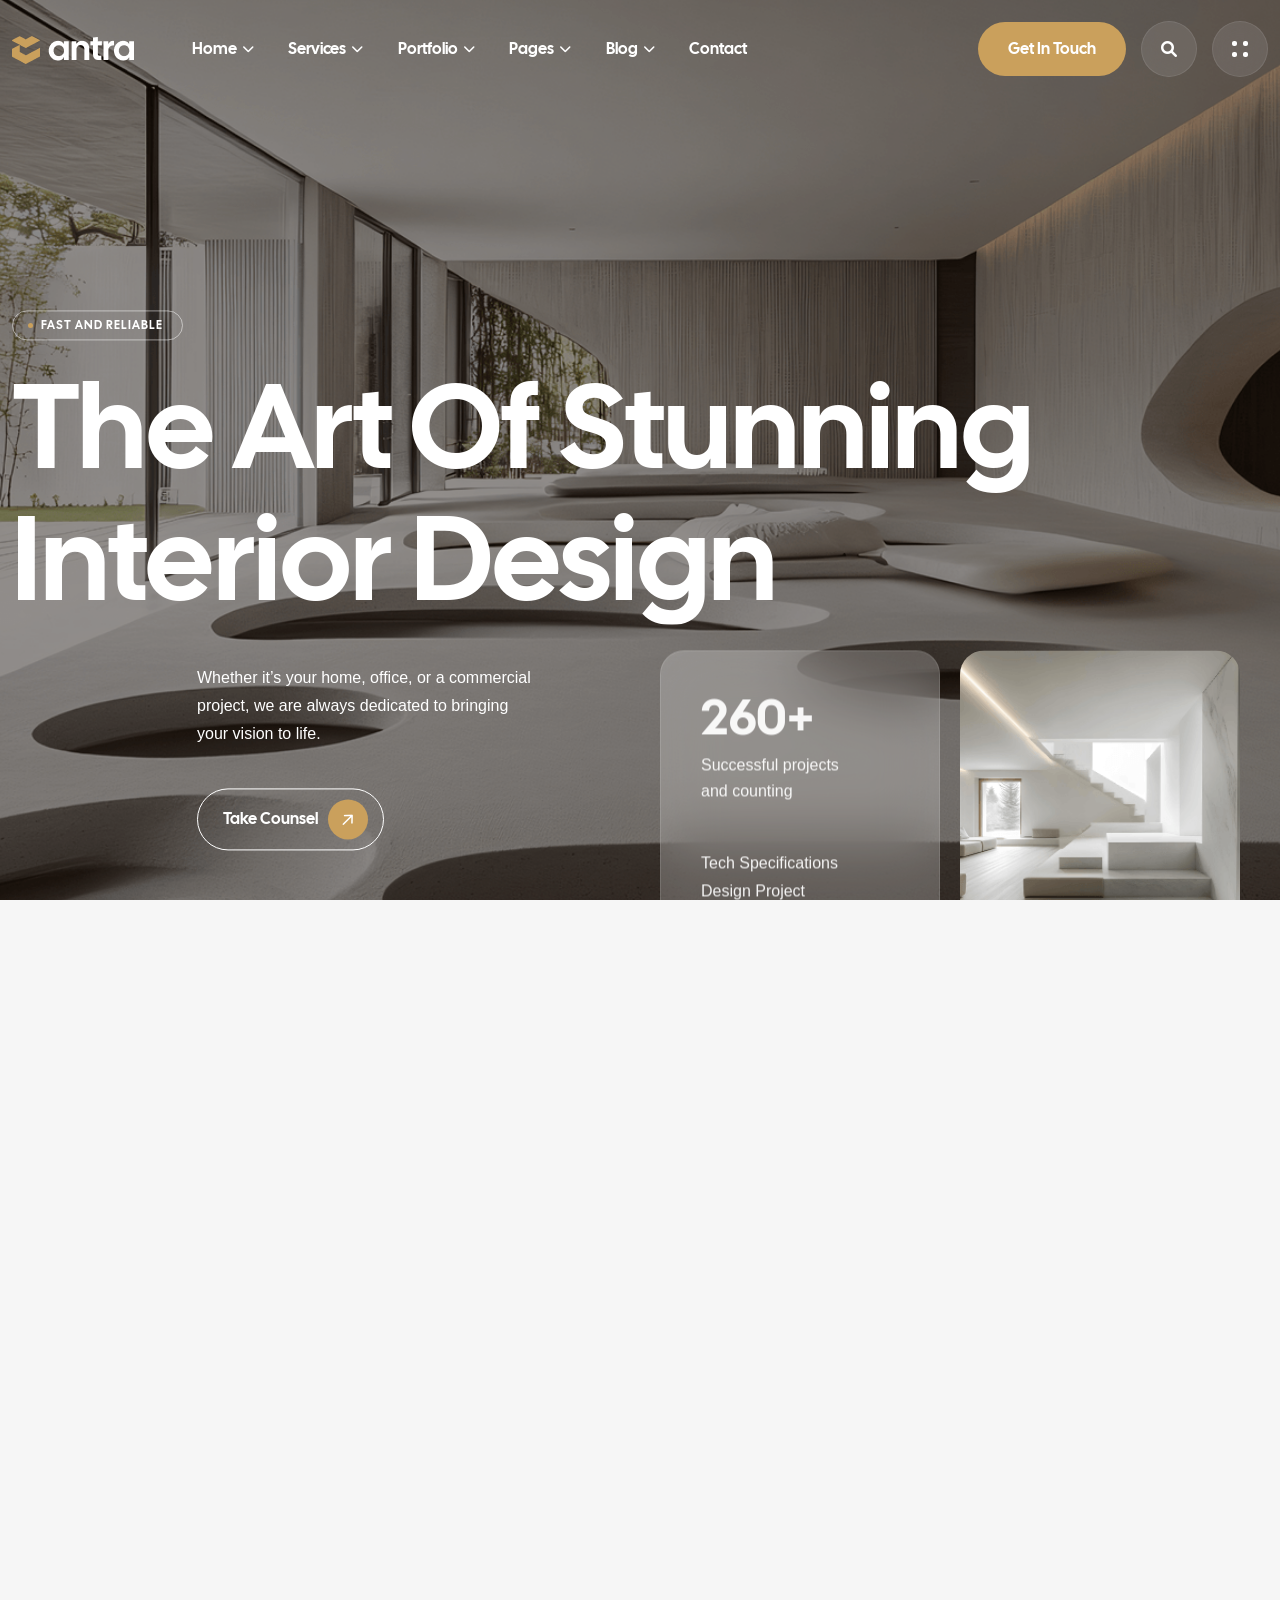
<file: index.html>
<!DOCTYPE html>
<html class="no-js" lang="en">
    
<!-- Mirrored from antra.ibthemespro.com/index.html by HTTrack Website Copier/3.x [XR&CO'2014], Wed, 27 May 2026 12:18:42 GMT -->
<head>
        <meta charset="utf-8">
        <meta http-equiv="x-ua-compatible" content="ie=edge">
        <meta name="viewport" content="width=device-width, initial-scale=1">
        <meta name="description" content="">

        <!-- Site Title -->
        <title>Antra - Architecture & Interior Design HTML Template</title>

        <!-- Place favicon.ico in the root directory -->
        <link rel="shortcut icon" type="image/x-icon" href="assets/img/favicon.png">

        <!-- CSS here -->
        <link rel="stylesheet" href="assets/css/bootstrap.min.css">
        <link rel="stylesheet" href="assets/css/fontawesome.min.css">
        <link rel="stylesheet" href="assets/css/venobox.min.css">
        <link rel="stylesheet" href="assets/css/odometer.min.css">
        <link rel="stylesheet" href="assets/css/nice-select.css">
        <link rel="stylesheet" href="assets/css/carouselTicker.css">
        <link rel="stylesheet" href="assets/css/animation.css">
        <link rel="stylesheet" href="assets/css/twentytwenty.min.css">
        <link rel="stylesheet" href="assets/css/swiper.min.css">
        <link rel="stylesheet" href="assets/css/main.css">
    </head>

    <body>

        <!-- preloader -->
        <div class="preloader overflow-hidden">
            <div class="site-name"><span>ANTRA</span></div>
            <div class="preloader-gutters">
                <div class="bar">
                    <div class="inner-bar"></div>
                </div>
                <div class="bar">
                    <div class="inner-bar"></div>
                </div>
                <div class="bar">
                    <div class="inner-bar"></div>
                </div>
                <div class="bar">
                    <div class="inner-bar"></div>
                </div>
                <div class="bar">
                    <div class="inner-bar"></div>
                </div>
                <div class="bar">
                    <div class="inner-bar"></div>
                </div>
                <div class="bar">
                    <div class="inner-bar"></div>
                </div>
                <div class="bar">
                    <div class="inner-bar"></div>
                </div>
            </div>
        </div>
        <!-- /.preloader -->

        <!-- header-area-start -->
        <header class="header sticky-active">
            <div class="primary-header">
                <div class="container">
                    <div class="primary-header-inner">
                        <div class="header-left-wrap">
                            <div class="header-logo d-lg-block">
                                <a href="index.html">
                                    <img src="assets/img/logo/logo-2.png" alt="logo">
                                </a>
                            </div>
                            <div class="header-menu-wrap">
                                <div class="mobile-menu-items">
                                    <ul>
                                        <li class="menu-item-has-children">
                                            <a href="#">Home</a>
                                            <ul>
                                                <li class="active"><a href="index.html">Home One</a></li>
                                                <li><a href="index-2.html">Home Two</a></li>
                                                <li><a href="index-3.html">Home Three</a></li>
                                                <li><a href="index-4.html">Home Four</a></li>
                                                <li><a href="index-5.html">Home Five</a></li>
                                                <li><a href="index-6.html">Home Six</a></li>
                                                <li><a href="index-7.html">Home Seven</a></li>
                                                <li><a href="index-8.html">Home Eight</a></li>
                                                <li><a href="index-9.html">Home Nine</a></li>
                                            </ul>
                                        </li>
                                        <li class="menu-item-has-children">
                                            <a href="service.html">Services</a>
                                            <ul>
                                                <li><a href="service.html">Service Style 1</a></li>
                                                <li><a href="service-2.html">Service Style 2</a></li>
                                                <li><a href="service-3.html">Service Style 3</a></li>
                                                <li><a href="service-details.html">Service Details</a></li>
                                            </ul>
                                        </li>
                                        <li class="menu-item-has-children">
                                            <a href="service.html">Portfolio</a>
                                            <ul>
                                                <li><a href="portfolio.html">Portfolio Style 1</a></li>
                                                <li><a href="portfolio-2.html">Portfolio Style 2</a></li>
                                                <li><a href="portfolio-3.html">Portfolio Style 3</a></li>
                                                <li><a href="portfolio-details.html">Portfolio Details</a></li>
                                            </ul>
                                        </li>
                                        <li class="menu-item-has-children">
                                            <a href="#">Pages</a>
                                            <ul>
                                                <li><a href="about.html">About Us</a></li>
                                                <li><a href="team.html">Team</a></li>
                                                <li><a href="team-details.html">Team Details</a></li>
                                                <li><a href="pricing.html">Pricing Plans</a></li>
                                                <li><a href="gallary-1.html">Gallary Style 1</a></li>
                                                <li><a href="gallary-2.html">Gallary Style 2</a></li>
                                                <li><a href="shop.html">Shop</a></li>
                                                <li><a href="shop-details.html">Shop Single</a></li>
                                                <li><a href="faq.html">Faq</a></li>
                                                <li><a href="error.html">404 Error</a></li>
                                                <li><a href="coming-soon.html">Coming Soon</a></li>
                                            </ul>
                                        </li>
                                        <li class="menu-item-has-children">
                                            <a href="blog-grid.html">Blog</a>
                                            <ul>
                                                <li><a href="blog-grid.html">Blog Grid</a></li>
                                                <li><a href="blog-list.html">Blog List</a></li>
                                                <li><a href="blog-standard.html">Blog Standard</a></li>
                                                <li><a href="blog-single.html">Blog Single</a></li>
                                                <li><a href="blog-details.html">Blog Details</a></li>
                                            </ul>
                                        </li>
                                        <li><a href="contact.html">Contact</a></li>
                                    </ul>
                                </div>
                            </div>
                            <!-- /.header-menu-wrap -->
                        </div>
                        <div class="header-right-wrap">
                            <a href="tel:+480123678900" class="header-contact">
                                <span class="icon"><i class="fa-regular fa-phone"></i></span>
                                <span class="content">
                                    <span class="call-text">Call Us Phone</span>
                                    <span class="call-number">(+480) 123 678 900</span>
                                </span>
                            </a>
                            <div class="header-btn-wrap">
                                <a href="contact.html" class="tl-primary-btn header-btn">Get in Touch</a>
                            </div>
                            <div class="search-icon dl-search-icon">
                                <i class="fa-solid fa-magnifying-glass"></i>
                            </div>
                            <div class="sidebar-icon">
                                <button class="sidebar-trigger open">
                                    <svg width="16" height="16" viewBox="0 0 16 16" fill="none" xmlns="http://www.w3.org/2000/svg">
                                        <path d="M11 2C11 0.89543 11.8954 0 13 0H14C15.1046 0 16 0.895431 16 2V3C16 4.10457 15.1046 5 14 5H13C11.8954 5 11 4.10457 11 3V2Z" fill="white"/>
                                        <path d="M0 2C0 0.89543 0.895431 0 2 0H3C4.10457 0 5 0.895431 5 2V3C5 4.10457 4.10457 5 3 5H2C0.89543 5 0 4.10457 0 3V2Z" fill="white"/>
                                        <path d="M0 13C0 11.8954 0.895431 11 2 11H3C4.10457 11 5 11.8954 5 13V14C5 15.1046 4.10457 16 3 16H2C0.89543 16 0 15.1046 0 14V13Z" fill="white"/>
                                        <path d="M11 13C11 11.8954 11.8954 11 13 11H14C15.1046 11 16 11.8954 16 13V14C16 15.1046 15.1046 16 14 16H13C11.8954 16 11 15.1046 11 14V13Z" fill="white"/>
                                    </svg>
                                </button>
                            </div>
                            <!-- /.header-right -->
                        </div>
                    </div>
                    <!-- /.primary-header-inner -->
                </div>
            </div>
        </header>
        <!-- /.Main Header -->

        <div id="popup-search-box">
            <div class="box-inner-wrap d-flex align-items-center">
                <form id="form" action="#" method="get" role="search">
                    <input id="popup-search" type="text" name="s" placeholder="Type keywords here...">
                </form>
                <div class="search-close"><i class="fa-sharp fa-regular fa-xmark"></i></div>
            </div>
        </div>
        <!-- /#popup-search-box -->

        <div id="sidebar-area" class="sidebar-area">
            <button class="sidebar-trigger close">
                <svg
                    class="sidebar-close"
                    xmlns="http://www.w3.org/2000/svg"
                    xmlns:xlink="http://www.w3.org/1999/xlink"
                    x="0px"
                    y="0px"
                    width="16px"
                    height="12.7px"
                    viewBox="0 0 16 12.7"
                    style="enable-background: new 0 0 16 12.7"
                    xml:space="preserve">
                    <g>
                        <rect
                            x="0"
                            y="5.4"
                            transform="matrix(0.7071 -0.7071 0.7071 0.7071 -2.1569 7.5208)"
                            width="16"
                            height="2"
                        ></rect>
                        <rect
                            x="0"
                            y="5.4"
                            transform="matrix(0.7071 0.7071 -0.7071 0.7071 6.8431 -3.7929)"
                            width="16"
                            height="2"
                        ></rect>
                    </g>
                </svg>
            </button>
            <div class="side-menu-content">
                <div class="side-menu-logo">
                    <a class="dark-img" href="index.html"><img src="assets/img/logo/logo-2.png" alt="logo"></a>
                    <a class="light-img" href="index.html"><img src="assets/img/logo/logo-1.png" alt="logo"></a>
                </div>
                <div class="side-menu-wrap"></div>
                <div class="side-menu-about">
                    <h4 class="title">We Shape Interior Designs, Crafting Timeless and Inspiring Spaces</h4>
                </div>
                <div class="side-menu-gallary">
                    <div class="side-menu-gallary-item">
                        <a href="assets/img/project/sidebar-gallary-1.png" class="venobox" data-gall="gallary1"><img src="assets/img/project/sidebar-gallary-1.png" alt="img"></a>
                    </div>
                    <div class="side-menu-gallary-item">
                        <a href="assets/img/project/sidebar-gallary-2.png" class="venobox" data-gall="gallary1"><img src="assets/img/project/sidebar-gallary-2.png" alt="img"></a>
                    </div>
                    <div class="side-menu-gallary-item">
                        <a href="assets/img/project/sidebar-gallary-3.png" class="venobox" data-gall="gallary1"><img src="assets/img/project/sidebar-gallary-3.png" alt="img"></a>
                    </div>
                    <div class="side-menu-gallary-item">
                        <a href="assets/img/project/sidebar-gallary-4.png" class="venobox" data-gall="gallary1"><img src="assets/img/project/sidebar-gallary-4.png" alt="img"></a>
                    </div>
                    <div class="side-menu-gallary-item">
                        <a href="assets/img/project/sidebar-gallary-5.png" class="venobox" data-gall="gallary1"><img src="assets/img/project/sidebar-gallary-5.png" alt="img"></a>
                    </div>
                    <div class="side-menu-gallary-item">
                        <a href="assets/img/project/sidebar-gallary-6.png" class="venobox" data-gall="gallary1"><img src="assets/img/project/sidebar-gallary-6.png" alt="img"></a>
                    </div>
                </div>
                <div class="side-menu-contact">
                    <ul class="side-menu-list">
                        <li>
                            5609 E Sprague Ave, <br>Spokane Valley, WA 99212,<br> USA
                        </li>
                        <li>
                            <a href="tel:+0844560789">+(084) 456-0789</a>
                        </li>
                        <li>
                            <a class="mail" href="mailto:support@example.com">support@example.com</a>
                        </li>
                    </ul>
                </div>
                <ul class="side-menu-social">
                    <li class="facebook"><a href="#"><i class="fab fa-facebook-f"></i></a></li>
                    <li class="instagram"><a href="#"><i class="fab fa-instagram"></i></a></li>
                    <li class="twitter"><a href="#"><i class="fab fa-twitter"></i></a></li>
                    <li class="g-plus"><a href="#"><i class="fab fa-fab fa-google-plus"></i></a></li>
                </ul>
            </div>
        </div>
        <!--/.sidebar-area-->
        <div id="sidebar-overlay"></div>

        <div class="mobile-side-menu">
            <div class="side-menu-content">
                <div class="side-menu-head">
                    <a href="index.html"><img src="assets/img/logo/logo-2.png" alt="logo"></a>
                    <button class="mobile-side-menu-close"><i class="fa-regular fa-xmark"></i></button>
                </div>
                <div class="side-menu-wrap"></div>
                <div class="side-menu-contact">
                    <div class="side-menu-header">
                        <h3>Contact Us</h3>
                    </div>
                    <ul class="side-menu-list">
                        <li>
                            <i class="fas fa-map-marker-alt"></i>
                            <p>Valentin, Street Road 24, New York, </p>
                        </li>
                        <li>
                            <i class="fas fa-phone"></i>
                            <a href="tel:+000123456789">+000 123 (456) 789</a>
                        </li>
                        <li>
                            <i class="fas fa-envelope-open-text"></i>
                            <a href="mailto:antra@gmail.com">antra@gmail.com</a>
                        </li>
                    </ul>
                </div>
                <ul class="side-menu-social">
                    <li class="facebook"><a href="#"><i class="fab fa-facebook-f"></i></a></li>
                    <li class="instagram"><a href="#"><i class="fab fa-instagram"></i></a></li>
                    <li class="twitter"><a href="#"><i class="fab fa-twitter"></i></a></li>
                    <li class="g-plus"><a href="#"><i class="fab fa-fab fa-google-plus"></i></a></li>
                </ul>
            </div>
        </div>
        <!-- /.mobile-side-menu -->
        <div class="mobile-side-menu-overlay"></div>

    <div id="antra-smooth-wrapper">
        <div id="antra-smooth-content">

        <section class="slider-section overflow-hidden">
            <div class="antra-slider swiper-container">
                <div class="swiper-wrapper">
                    <div class="swiper-slide">
                        <div class="slider-item">
                            <div class="bg-img" data-background="assets/img/bg-img/slider-img-1.png"></div>
                            <div class="container slider-container">
                                <div class="slider-content-wrap">
                                    <div class="slider-content">
                                        <div class="section-heading white-content">
                                            <h4 class="sub-heading" data-animation="antra-fadeInDown" data-delay="1000ms" data-duration="1400ms">FAST AND RELIABLE</h4>
                                            <h2 class="section-title cursor-effect" data-animation="antra-fadeInDown" data-delay="1200ms" data-duration="1400ms">The Art of Stunning <br> Interior Design</h2>
                                        </div>
                                        <div class="bottom-content">
                                            <div class="antra-desc" data-animation="antra-fadeInUp" data-delay="1000ms" data-duration="1400ms">
                                                <p>Whether it’s your home, office, or a commercial <br> project, we are always dedicated to bringing <br> your vision to life.</p>
                                            </div>
                                            <div class="antra-btn"  data-animation="antra-fadeInUp" data-delay="1200ms" data-duration="1400ms">
                                                <a href="contact.html" class="tl-primary-btn white-btn">Take counsel <span class="icon"><i class="fa-regular fa-arrow-right"></i></span></a>
                                            </div>
                                        </div>
                                    </div>
                                </div>
                            </div>
                            <div class="slider-element-wrap" data-animation="antra-fadeInRight" data-delay="1300ms" data-duration="1300ms">
                                <div class="slider-element">
                                    <h3 class="element-title">260+</h3>
                                    <span>Successful projects <br> and counting</span>
                                    <p>Tech Specifications <br>Design Project <br>3D visualisation</p>
                                </div>
                                <div class="slider-thumb">
                                    <img src="assets/img/images/slider-thumb-1.png" alt="slider">
                                </div>
                            </div>
                        </div>
                    </div>
                    <div class="swiper-slide">
                        <div class="slider-item">
                            <div class="bg-img" data-background="assets/img/bg-img/slider-img-2.png"></div>
                            <div class="container slider-container">
                                <div class="slider-content-wrap">
                                    <div class="slider-content">
                                        <div class="section-heading white-content">
                                            <h4 class="sub-heading" data-animation="antra-fadeInDown" data-delay="1000ms" data-duration="1400ms">FAST AND RELIABLE</h4>
                                            <h2 class="section-title cursor-effect" data-animation="antra-fadeInDown" data-delay="1200ms" data-duration="1400ms">The Art of Stunning <br> Interior Design</h2>
                                        </div>
                                        <div class="bottom-content">
                                            <div class="antra-desc" data-animation="antra-fadeInUp" data-delay="1000ms" data-duration="1400ms">
                                                <p>Whether it’s your home, office, or a commercial <br> project, we are always dedicated to bringing <br> your vision to life.</p>
                                            </div>
                                            <div class="antra-btn"  data-animation="antra-fadeInUp" data-delay="1200ms" data-duration="1400ms">
                                                <a href="contact.html" class="tl-primary-btn white-btn">Take counsel <span class="icon"><i class="fa-regular fa-arrow-right"></i></span></a>
                                            </div>
                                        </div>
                                    </div>
                                </div>
                            </div>
                            <div class="slider-element-wrap" data-animation="antra-fadeInRight" data-delay="1300ms" data-duration="1300ms">
                                <div class="slider-element">
                                    <h3 class="element-title">260+</h3>
                                    <span>Successful projects <br> and counting</span>
                                    <p>Tech Specifications <br>Design Project <br>3D visualisation</p>
                                </div>
                                <div class="slider-thumb">
                                    <img src="assets/img/images/slider-thumb-1.png" alt="slider">
                                </div>
                            </div>
                        </div>
                    </div>
                </div>
            </div>
        </section>
        <!-- ./ slider-section -->
                
        <section class="service-section pt-150 pb-110 overflow-hidden tl-bg-color fade-wrapper">
            <div class="bg-shape" data-background="assets/img/shapes/service-bg-shape-1.png"></div>
            <div class="container">
                <div class="row section-heading-wrap fade-top">  
                    <div class="shape"><img src="assets/img/shapes/section-heading.png" alt="shape"></div>
                    <div class="col-lg-4 col-md-12">
                        <div class="section-heading mb-0">
                            <h4 class="sub-heading" data-text-animation="fade-in-right" data-split="char" data-duration="0.9" data-stagger="0.03">WHO We Are</h4>
                        </div>
                    </div>
                    <div class="col-lg-8 col-md-12">
                        <div class="section-heading section-heading-2 mb-0">
                            <h2 class="section-title cursor-effect">Experience <span>the art of Interior</span> Design</h2>
                            <p class="mb-0">We specialize in transforming visions into reality. <br> Explore our portfolio of innovative architectural and interior design projects <br> crafted with precision.</p>
                        </div>
                    </div>
                </div>
                <div class="row gy-xl-0 gy-4">
                    <div class="col-xl-3 col-lg-6 col-md-12">
                        <div class="service-item slide-anim" data-delay="0.3" data-offset="100" data-direction="left">
                            <div class="service-top">
                                <h3 class="title"><a href="service-details.html">Architectural <br> Design</a></h3>
                                <div class="icon">
                                    <img src="assets/img/icon/service-icon-1.png" alt="service">
                                </div>
                            </div>
                            <p>Dream it, we’ll design it! From big picture layouts to the tiniest details, our architectural magic brings your ideas to life with creativity and precision!</p>
                        </div>
                    </div>
                    <div class="col-xl-3 col-lg-6 col-md-12">
                        <div class="service-item slide-anim" data-delay="0.3" data-offset="100" data-direction="bottom">
                            <div class="service-top">
                                <h3 class="title"><a href="service-details.html">Interior Design <br> & Planning</a></h3>
                                <div class="icon">
                                    <img src="assets/img/icon/service-icon-2.png" alt="service">
                                </div>
                            </div>
                            <p>Dream it, we’ll design it! From big picture layouts to the tiniest details, our architectural magic brings your ideas to life with creativity and precision!</p>
                        </div>
                    </div>
                    <div class="col-xl-3 col-lg-6 col-md-12">
                        <div class="service-item slide-anim" data-delay="0.3" data-offset="100" data-direction="bottom">
                            <div class="service-top">
                                <h3 class="title"><a href="service-details.html">Consulting <br> Services</a></h3>
                                <div class="icon">
                                    <img src="assets/img/icon/service-icon-3.png" alt="service">
                                </div>
                            </div>
                            <p>Dream it, we’ll design it! From big picture layouts to the tiniest details, our architectural magic brings your ideas to life with creativity and precision!</p>
                        </div>
                    </div>
                    <div class="col-xl-3 col-lg-6 col-md-12">
                        <div class="service-item slide-anim" data-delay="0.3" data-offset="100" data-direction="right">
                            <div class="service-top">
                                <h3 class="title"><a href="service-details.html">Project <br> Management</a></h3>
                                <div class="icon">
                                    <img src="assets/img/icon/service-icon-4.png" alt="service">
                                </div>
                            </div>
                            <p>Dream it, we’ll design it! From big picture layouts to the tiniest details, our architectural magic brings your ideas to life with creativity and precision!</p>
                        </div>
                    </div>
                </div>
            </div>
        </section>
        <!-- ./ service-section -->

        <section class="about-section overflow-hidden">
            <div class="about-bg" data-background="assets/img/bg-img/about-bg.png"></div>
            <div class="about-text"><span>antra</span></div>
            <div class="container">
                <div class="row align-items-center">
                    <div class="col-lg-6">
                        <div class="about-content white-content slide-anim" data-delay="0.3" data-offset="100" data-direction="left">
                            <div class="section-heading white-content mb-30">
                                <h4 class="sub-heading" data-text-animation="fade-in-right" data-split="char" data-duration="0.9" data-stagger="0.03">Started In 1991</h4>
                                <h2 class="section-title cursor-effect">Where Spaces <br> Inspire, and <span>Design <br> Comes Alive</span></h2>
                            </div>
                            <ul class="about-list">
                                <li><img src="assets/img/icon/about-1.png" alt="about">Latest technologies</li>
                                <li><img src="assets/img/icon/about-1.png" alt="about">High-Quality Designs</li>
                                <li><img src="assets/img/icon/about-1.png" alt="about">5 Years Warranty</li>
                                <li><img src="assets/img/icon/about-1.png" alt="about">Residential Design</li>
                            </ul>
                            <p>Whether it’s your home, office, or a commercial project, we are always dedicated to bringing your vision to life.Our numbers speak better than words:</p>
                            <div class="about-btn">
                                <a href="about.html" class="tl-primary-btn white-btn">More About Us <span class="icon"><i class="fa-regular fa-arrow-right"></i></span></a>
                            </div>
                        </div>
                    </div>
                    <div class="col-lg-6">
                        <div class="about-img slide-anim" data-delay="0.3" data-offset="100" data-direction="right">
                            <img src="assets/img/images/about-img-1.png" alt="about">
                        </div>
                    </div>
                </div>
            </div>
        </section>
        <!-- ./ about-section -->

        <section class="feature-section pt-150 pb-110 overflow-hidden tl-bg-color fade-wrapper">
            <div class="container container-2">
                <div class="row section-heading-wrap fade-top feature-top">  
                    <div class="shape"><img src="assets/img/shapes/section-heading.png" alt="shape"></div>
                    <div class="col-lg-4 col-md-12">
                        <div class="section-heading mb-0">
                            <h4 class="sub-heading" data-text-animation="fade-in-right" data-split="char" data-duration="0.9" data-stagger="0.03">WHO We Are</h4>
                        </div>
                    </div>
                    <div class="col-lg-8 col-md-12">
                        <div class="section-heading section-heading-2 mb-0">
                            <h2 class="section-title cursor-effect title-2">Explore our <span>comprehensive <br> interior design</span> services</h2>
                            <p class="mb-0">We specialize in transforming visions into reality. Explore our portfolio of innovative architectural and interior design projects crafted with precision.</p>
                        </div>
                    </div>
                </div>
                <div class="row fade-top">
                    <div class="col-lg-6">
                        <div class="feature-item-imgs">
                            <div class="feature-img">
                                <img src="assets/img/service/feature-img-1.png" alt="feature">
                                <div class="img-content">
                                    <p>Tailored design services for private homes, including room makeovers and complete home transformations.</p>
                                </div>
                            </div>
                        </div>
                    </div>
                    <div class="col-lg-6">
                        <div class="feature-item-list feature-item-list-1">
                            <div class="feature-item" data-img="assets/img/service/feature-img-1.png" data-text="Tailored design services for private homes, including room makeovers and complete home transformations.">
                                <span class="number">01</span>
                                <h3 class="title"><a href="service-details.html">Residential Interior Design</a></h3>
                                <a href="service-details.html" class="arrow"><i class="fa-regular fa-arrow-right"></i></a>
                            </div>
                            <div class="feature-item"  data-img="assets/img/service/feature-img-2.png" data-text="Extending design services to outdoor spaces such as gardens, patios, and decks.">
                                <span class="number">02</span>
                                <h3 class="title"><a href="service-details.html">Commercial Interior Design</a></h3>
                                <a href="service-details.html" class="arrow"><i class="fa-regular fa-arrow-right"></i></a>
                            </div>
                            <div class="feature-item"  data-img="assets/img/service/feature-img-3.png" data-text="Providing professional advice on concepts, color schemes & material selection.">
                                <span class="number">03</span>
                                <h3 class="title"><a href="service-details.html">Interior Design Consultation</a></h3>
                                <a href="service-details.html" class="arrow"><i class="fa-regular fa-arrow-right"></i></a>
                            </div>
                            <div class="feature-item"  data-img="assets/img/service/feature-img-4.png" data-text="Designing functional and attractive interiors for businesses, including offices, retail spaces, and hospitality venues.">
                                <span class="number">04</span>
                                <h3 class="title"><a href="service-details.html">Outdoor & Landscape Design</a></h3>
                                <a href="service-details.html" class="arrow"><i class="fa-regular fa-arrow-right"></i></a>
                            </div>
                            <div class="feature-item"  data-img="assets/img/service/feature-img-5.png" data-text="Overhauling existing spaces to modernize and improve functionality and aesthetics.">
                                <span class="number">05</span>
                                <h3 class="title"><a href="service-details.html">Renovation and Remodeling</a></h3>
                                <a href="service-details.html" class="arrow"><i class="fa-regular fa-arrow-right"></i></a>
                            </div>
                        </div>
                    </div>
                </div>
            </div>
        </section>
        <!-- ./ feature-section -->

        <section class="counter-section counter-1">
            <div class="counter-text"><span>antra</span></div>
            <div class="counter-element scroll-area"><img class="scroll-img" src="assets/img/images/counter-img-1.png" alt="counter"></div>
            <div class="container container-2">
                <div class="row gy-5 fade-wrapper">
                    <div class="col-lg-3 col-md-6 fade-top">
                        <div class="counter-item">
                            <h3 class="title"><span class="odometer" data-count="22">0</span><span class="icon">+</span></h3>
                            <h4 class="sub-title">Years experience</h4>
                            <p>Improving homes with expert <br> craftsmanship for years</p>
                        </div>
                    </div>
                    <div class="col-lg-3 col-md-6 fade-top">
                        <div class="counter-item">
                            <h3 class="title"><span class="odometer" data-count="189">0</span><span class="icon">+</span></h3>
                            <h4 class="sub-title">Projects completed</h4>
                            <p>Improving homes with expert <br> craftsmanship for years</p>
                        </div>
                    </div>
                    <div class="col-lg-3 col-md-6 fade-top">
                        <div class="counter-item">
                            <h3 class="title"><span class="odometer" data-count="265">0</span><span class="icon">+</span></h3>
                            <h4 class="sub-title">Skilled Tradespeople</h4>
                            <p>Improving homes with expert <br> craftsmanship for years</p>
                        </div>
                    </div>
                    <div class="col-lg-3 col-md-6 fade-top">
                        <div class="counter-item">
                            <h3 class="title"><span class="odometer" data-count="328">0</span><span class="icon">+</span></h3>
                            <h4 class="sub-title">Client satisfaction</h4>
                            <p>Improving homes with expert <br> craftsmanship for years</p>
                        </div>
                    </div>
                </div>
            </div>
        </section>
        <!-- ./ counter-section -->

        <section class="process-section overflow-hidden fade-wrapper">
            <div class="bg-shape" data-background="assets/img/shapes/process-shape-1.png"></div>
            <div class="container container-2">
                <div class="heading-space align-items-end">
                    <div class="section-heading mb-0">
                        <h4 class="sub-heading" data-text-animation="fade-in-right" data-split="char" data-duration="0.9" data-stagger="0.03">How We Work</h4>
                        <h2 class="section-title cursor-effect title-2">Description <span>Architecture <br> process</span> for exceptional <br> results.</h2>
                    </div>
                    <div class="process-desc">
                        <p class="mb-0">Our process is alive - adapting, refining, and growing <br> with your vision. Always. <br> Like artists with a blank canvas, we transform rooms <br> into living works of art.</p>
                    </div>
                </div>
                <div class="row gy-xl-0 gy-4 process-wrap fade-wrapper">
                    <div class="col-xl-3 col-lg-6 col-md-6">
                        <div class="process-item fade-top">
                            <div class="process-thumb">
                                <img src="assets/img/images/process-img-1.png" alt="process">
                            </div>
                            <div class="process-content">
                                <h3 class="title"><span>01</span>. Initial Consultation</h3>
                                <p>We begin by understanding <br> your vision, goals, and needs, <br> followed Antra.</p>
                            </div>
                            <span class="number">01</span>
                        </div>
                    </div>
                    <div class="col-xl-3 col-lg-6 col-md-6">
                        <div class="process-item fade-top">
                            <div class="process-thumb">
                                <img src="assets/img/images/process-img-2.png" alt="process">
                            </div>
                            <div class="process-content">
                                <h3 class="title"><span>02</span>. Design & Planning</h3>
                                <p>We begin by understanding <br> your vision, goals, and needs, <br> followed Antra.</p>
                            </div>
                            <span class="number">02</span>
                        </div>
                    </div>
                    <div class="col-xl-3 col-lg-6 col-md-6">
                        <div class="process-item fade-top">
                            <div class="process-thumb">
                                <img src="assets/img/images/process-img-3.png" alt="process">
                            </div>
                            <div class="process-content">
                                <h3 class="title"><span>03</span>. Implementation</h3>
                                <p>We begin by understanding <br> your vision, goals, and needs, <br> followed Antra.</p>
                            </div>
                            <span class="number">03</span>
                        </div>
                    </div>
                    <div class="col-xl-3 col-lg-6 col-md-6">
                        <div class="process-item fade-top">
                            <div class="process-thumb">
                                <img src="assets/img/images/process-img-4.png" alt="process">
                            </div>
                            <div class="process-content">
                                <h3 class="title"><span>04</span>. Project Handover</h3>
                                <p>We begin by understanding <br> your vision, goals, and needs, <br> followed Antra.</p>
                            </div>
                            <span class="number">04</span>
                        </div>
                    </div>
                </div>
                <div class="process-text">
                    <h5 class="bottom-text">We’ve been working hard to impress you. <a href="contact.html">Start your’s today</a></h5>
                </div>
            </div>
        </section>
        <!-- ./ process-section -->

        <section class="project-section pt-130 tl-bg-color fade-wrapper">
            <div class="bg-shape" data-background="assets/img/shapes/project-shape-1.png"></div>
            <div class="project-text"><span>Interior</span></div>
            <div class="container container-2">
                <div class="row section-heading-wrap fade-top">  
                    <div class="shape"><img src="assets/img/shapes/section-heading.png" alt="shape"></div>
                    <div class="col-lg-4 col-md-12">
                        <div class="section-heading mb-0">
                            <h4 class="sub-heading" data-text-animation="fade-in-right" data-split="char" data-duration="0.9" data-stagger="0.03">Our Projects</h4>
                        </div>
                    </div>
                    <div class="col-lg-8 col-md-12">
                        <div class="section-heading section-heading-2 mb-0">
                            <h2 class="section-title cursor-effect title-2">Creative <span>projects that <br> define</span> our style</h2>
                            <p class="mb-0">Our portfolio showcases a diverse range of projects, from beautifully crafted <br> residential spaces functional and stylish commercial interiors</p>
                        </div>
                    </div>
                </div>
                <div class="project-carousel swiper fade-top">
                    <div class="swiper-wrapper">
                        <div class="swiper-slide">
                            <div class="project-item">
                                <div class="project-img">
                                    <img src="assets/img/project/project-img-1.png" alt="project">
                                    <ul>
                                        <li><a href="portfolio-details.html">Residential</a></li>
                                        <li><a href="portfolio-details.html">Single Home</a></li>
                                    </ul>
                                </div>
                                <div class="project-content">
                                    <h3 class="title"><a href="portfolio-details.html">Luxury Skyline</a></h3>
                                    <span>Berlin, Germany <br>2025</span>
                                </div>
                            </div>
                        </div>
                        <div class="swiper-slide">
                            <div class="project-item">
                                <div class="project-img">
                                    <img src="assets/img/project/project-img-2.png" alt="project">
                                    <ul>
                                        <li><a href="portfolio-details.html">Residential</a></li>
                                        <li><a href="portfolio-details.html">Single Home</a></li>
                                    </ul>
                                </div>
                                <div class="project-content">
                                    <h3 class="title"><a href="portfolio-details.html">Bohemian Rhapsody</a></h3>
                                    <span>Berlin, Germany <br>2025</span>
                                </div>
                            </div>
                        </div>
                        <div class="swiper-slide">
                            <div class="project-item">
                                <div class="project-img">
                                    <img src="assets/img/project/project-img-3.png" alt="project">
                                    <ul>
                                        <li><a href="portfolio-details.html">Residential</a></li>
                                        <li><a href="portfolio-details.html">Single Home</a></li>
                                    </ul>
                                </div>
                                <div class="project-content">
                                    <h3 class="title"><a href="portfolio-details.html">Vintage Glamour</a></h3>
                                    <span>Berlin, Germany <br>2025</span>
                                </div>
                            </div>
                        </div>
                        <div class="swiper-slide">
                            <div class="project-item">
                                <div class="project-img">
                                    <img src="assets/img/project/project-img-4.png" alt="project">
                                    <ul>
                                        <li><a href="portfolio-details.html">Residential</a></li>
                                        <li><a href="portfolio-details.html">Single Home</a></li>
                                    </ul>
                                </div>
                                <div class="project-content">
                                    <h3 class="title"><a href="portfolio-details.html">Titan Office Interior </a></h3>
                                    <span>Berlin, Germany <br>2025</span>
                                </div>
                            </div>
                        </div>
                        <div class="swiper-slide">
                            <div class="project-item">
                                <div class="project-img">
                                    <img src="assets/img/project/project-img-5.png" alt="project">
                                    <ul>
                                        <li><a href="portfolio-details.html">Residential</a></li>
                                        <li><a href="portfolio-details.html">Single Home</a></li>
                                    </ul>
                                </div>
                                <div class="project-content">
                                    <h3 class="title"><a href="portfolio-details.html">Living Innovation</a></h3>
                                    <span>Berlin, Germany <br>2025</span>
                                </div>
                            </div>
                        </div>
                    </div>
                </div>
            </div>
            <div class="project-house-img">
                <img src="assets/img/images/project-house.png" alt="img">
            </div>
        </section>
        <!-- ./ project-section -->

        <section class="testimonial-section pt-150 fade-wrapper">
            <div class="container container-2">
                <div class="row section-heading-wrap fade-top">  
                    <div class="shape"><img src="assets/img/shapes/section-heading.png" alt="shape"></div>
                    <div class="col-lg-4 col-md-12">
                        <div class="section-heading mb-0">
                            <h4 class="sub-heading" data-text-animation="fade-in-right" data-split="char" data-duration="0.9" data-stagger="0.03">Owr clients say</h4>
                        </div>
                    </div>
                    <div class="col-lg-8 col-md-12">
                        <div class="section-heading section-heading-2 mb-0">
                            <h2 class="section-title cursor-effect title-2">Here’s What <span>warm words <br> our clients</span> say</h2>
                        </div>
                    </div>
                </div>
                <div class="row">
                    <div class="col-lg-6">
                        <div class="testi-img slide-anim" data-delay="0.3" data-offset="100" data-direction="left">
                            <img src="assets/img/testi/testi-img-1.png" alt="testi">
                        </div>
                    </div>
                    <div class="col-lg-6">
                        <div class="testi-carousel-wrap slide-anim" data-delay="0.3" data-offset="100" data-direction="right">
                            <div class="testi-top-content">
                                <div class="left-content">
                                    <h3 class="rating">4.80</h3>
                                    <div class="rating-list">
                                        <ul>
                                            <li><i class="fa-solid fa-star"></i></li>
                                            <li><i class="fa-solid fa-star"></i></li>
                                            <li><i class="fa-solid fa-star"></i></li>
                                            <li><i class="fa-solid fa-star"></i></li>
                                            <li><i class="fa-solid fa-star"></i></li>
                                        </ul>
                                        <span>2,688 reviews</span>
                                    </div>
                                </div>
                                <div class="right-content">
                                    <p>From concept to reality, the team turned my <br> vision into a stunning, livable space. I couldn’t <br> be happier with this!</p>
                                </div>
                            </div>
                            <div class="testi-carousel swiper">
                                <div class="swiper-wrapper">
                                    <div class="swiper-slide">
                                        <div class="testi-item">
                                            <p>“A wonderful experience! They knew what they were doing and were incredibly knowledgeable throughout the process."</p>
                                            <div class="testi-author">
                                                <div class="author-img">
                                                    <img src="assets/img/testi/testi-author-1.png" alt="author">
                                                </div>
                                                <h4 class="name">Morgan Dufresne <span>Company Owner</span></h4>
                                            </div>
                                        </div>
                                    </div>
                                </div>
                            </div>
                        </div>
                    </div>
                </div>
            </div>
        </section>
        <!-- ./ testimonial-section -->

        <section class="sponsor-section sponsor-1 bg-grey pt-120 pb-130 overflow-hidden">
            <div class="container">
                <div class="sponsor-text-wrap">
                    <h5 class="sponsor-text">Our Website <span>75000</span>+ VIP Customer</h5>
                </div>
                <div class="sponsor-carousel swiper">
                    <div class="swiper-wrapper">
                        <div class="swiper-slide">
                            <div class="sponsor-item">
                                <a href="#"><img src="assets/img/sponsor/sponsor-1.png" alt="sponsor"></a>
                            </div>
                        </div>
                        <div class="swiper-slide">
                            <div class="sponsor-item">
                                <a href="#"><img src="assets/img/sponsor/sponsor-2.png" alt="sponsor"></a>
                            </div>
                        </div>
                        <div class="swiper-slide">
                            <div class="sponsor-item">
                                <a href="#"><img src="assets/img/sponsor/sponsor-3.png" alt="sponsor"></a>
                            </div>
                        </div>
                        <div class="swiper-slide">
                            <div class="sponsor-item">
                                <a href="#"><img src="assets/img/sponsor/sponsor-4.png" alt="sponsor"></a>
                            </div>
                        </div>
                        <div class="swiper-slide">
                            <div class="sponsor-item">
                                <a href="#"><img src="assets/img/sponsor/sponsor-5.png" alt="sponsor"></a>
                            </div>
                        </div>
                        <div class="swiper-slide">
                            <div class="sponsor-item">
                                <a href="#"><img src="assets/img/sponsor/sponsor-6.png" alt="sponsor"></a>
                            </div>
                        </div>
                    </div>
                </div>
            </div>
        </section>
        <!-- ./ sponsor-section -->

        <div class="antra-panoroma-area fade-wrapper">
            <div class="bg-shape"><img src="assets/img/shapes/panoroma-shape-1.png" alt="shape"></div>
            <div class="container">
                <div class="section-heading text-center align-items-center fade-top">
                    <h4 class="sub-heading" data-text-animation="fade-in-right" data-split="char" data-duration="0.9" data-stagger="0.03">360-degree panoramas</h4>
                    <h2 class="section-title cursor-effect title-2">Create an even <span>greater <br>experience</span></h2>
                </div>
            </div>
            <div class="antra-panoroma-container container fade-top">
                <div class="antra-panoroma-img" data-img="assets/img/bg-img/virtual-tours.jpg"></div>
            </div>
        </div>

        <section class="team-section bg-grey pt-140 pb-140 tl-bg-color fade-wrapper">
            <div class="bg-shape"><img src="assets/img/shapes/team-bg-shape-1.png" alt="shape"></div>
            <div class="container container-2">
                <div class="row section-heading-wrap fade-top">  
                    <div class="shape"><img src="assets/img/shapes/section-heading.png" alt="shape"></div>
                    <div class="col-lg-4 col-md-12">
                        <div class="section-heading mb-0">
                            <h4 class="sub-heading" data-text-animation="fade-in-right" data-split="char" data-duration="0.9" data-stagger="0.03">amazing design team</h4>
                        </div>
                    </div>
                    <div class="col-lg-8 col-md-12">
                        <div class="section-heading section-heading-2 mb-0">
                            <h2 class="section-title cursor-effect title-2">Meet the <span>Experts Our <br> interior</span> designers</h2>
                        </div>
                    </div>
                </div>
                <div class="row team-wrap">
                    <div class="col-lg-4">
                        <div class="team-img slide-anim" data-delay="0.3" data-offset="100" data-direction="left">
                            <img src="assets/img/team/team-img-1.png" alt="img">
                        </div>
                    </div>
                    <div class="col-lg-8">
                        <div class="team-item-list slide-anim" data-delay="0.3" data-offset="100" data-direction="left">
                            <div class="team-item" data-img="assets/img/team/team-img-1.png">
                                <div class="left-content">
                                    <span class="number">01</span>
                                    <h3 class="title"><a href="team-details.html">Mark Jackson</a></h3>
                                </div>
                                <div class="mid-content">
                                    <span>Exhibition designer</span>
                                </div>
                                <div class="arrow">
                                    <a href="team-details.html"><i class="fa-solid fa-arrow-right"></i></a>
                                </div>
                            </div>
                            <div class="team-item" data-img="assets/img/team/team-img-2.png">
                                <div class="left-content">
                                    <span class="number">02</span>
                                    <h3 class="title"><a href="team-details.html">Valeria Novikova</a></h3>
                                </div>
                                <div class="mid-content">
                                    <span>Exhibition designer</span>
                                </div>
                                <div class="arrow">
                                    <a href="team-details.html"><i class="fa-solid fa-arrow-right"></i></a>
                                </div>
                            </div>
                            <div class="team-item" data-img="assets/img/team/team-img-3.png">
                                <div class="left-content">
                                    <span class="number">03</span>
                                    <h3 class="title"><a href="team-details.html">Alex Podzemsky</a></h3>
                                </div>
                                <div class="mid-content">
                                    <span>Exhibition designer</span>
                                </div>
                                <div class="arrow">
                                    <a href="team-details.html"><i class="fa-solid fa-arrow-right"></i></a>
                                </div>
                            </div>
                            <div class="team-item" data-img="assets/img/team/team-img-4.png">
                                <div class="left-content">
                                    <span class="number">04</span>
                                    <h3 class="title"><a href="team-details.html">Helen Reeves</a></h3>
                                </div>
                                <div class="mid-content">
                                    <span>Exhibition designer</span>
                                </div>
                                <div class="arrow">
                                    <a href="team-details.html"><i class="fa-solid fa-arrow-right"></i></a>
                                </div>
                            </div>
                            <div class="team-item" data-img="assets/img/team/team-img-5.png">
                                <div class="left-content">
                                    <span class="number">05</span>
                                    <h3 class="title"><a href="team-details.html">Jake Nicholson</a></h3>
                                </div>
                                <div class="mid-content">
                                    <span>Exhibition designer</span>
                                </div>
                                <div class="arrow">
                                    <a href="team-details.html"><i class="fa-solid fa-arrow-right"></i></a>
                                </div>
                            </div>
                        </div>
                    </div>
                </div>
            </div>
        </section>
        <!-- ./ team-section -->

        <section class="video-section">
            <div class="bg-img" data-background="assets/img/bg-img/video-bg-1.png"></div>
            <div class="container container-2">
                <div class="video-content">
                    <div class="play-btn">
                        <a
                            class="video-popup venobox"
                            data-autoplay="true"
                            data-vbtype="video"
                            href="https://youtu.be/JwC-Qx1lJso">
                            <i class="fa-solid fa-play"></i>
                        </a>
                    </div>
                    <h2 class="video-title">Unlock Your Dream <br> Home Today!</h2>
                    <p>We encourage clients to actively participate in discussions, share their ideas, preferences, and feedback.</p>
                </div>
            </div>
        </section>
        <!-- ./ video-section -->

        <section class="blog-section pt-150 fade-wrapper tl-bg-color">
            <div class="container container-2">
                <div class="row section-heading-wrap fade-top">  
                    <div class="shape"><img src="assets/img/shapes/section-heading.png" alt="shape"></div>
                    <div class="col-lg-4 col-md-12">
                        <div class="section-heading mb-0">
                            <h4 class="sub-heading" data-text-animation="fade-in-right" data-split="char" data-duration="0.9" data-stagger="0.03">amazing design team</h4>
                        </div>
                    </div>
                    <div class="col-lg-8 col-md-12">
                        <div class="section-heading section-heading-2 mb-0">
                            <h2 class="section-title cursor-effect title-2">Meet the <span>Experts Our <br> interior</span> designers</h2>
                        </div>
                    </div>
                </div>
                <div class="blog-carousel swiper fade-top">
                    <div class="swiper-wrapper">
                        <div class="swiper-slide">
                            <div class="post-card">
                                <div class="post-thumb">
                                    <img src="assets/img/blog/post-1.jpg" alt="post">
                                    <span class="category">exteriors</span>
                                </div>
                                <div class="post-content">
                                    <ul class="post-meta">
                                        <li>Dec 25, 2025</li>
                                        <li>By <span>Admin</span></li>
                                    </ul>
                                    <h3 class="title"><a href="blog-details.html">Four Ways for Creating Extra Space in Small Homes</a></h3>
                                    <p>Modest, recently established interior design company that seeks to address a variety of topics, including…</p>
                                </div>
                            </div>
                        </div>
                        <div class="swiper-slide">
                            <div class="post-card">
                                <div class="post-thumb">
                                    <img src="assets/img/blog/post-2.png" alt="post">
                                    <span class="category">exteriors</span>
                                </div>
                                <div class="post-content">
                                    <ul class="post-meta">
                                        <li>Dec 25, 2025</li>
                                        <li>By <span>Admin</span></li>
                                    </ul>
                                    <h3 class="title"><a href="blog-details.html">Four Ways for Creating Extra Space in Small Homes</a></h3>
                                    <p>Modest, recently established interior design company that seeks to address a variety of topics, including…</p>
                                </div>
                            </div>
                        </div>
                        <div class="swiper-slide">
                            <div class="post-card">
                                <div class="post-thumb">
                                    <img src="assets/img/blog/post-3.png" alt="post">
                                    <span class="category">exteriors</span>
                                </div>
                                <div class="post-content">
                                    <ul class="post-meta">
                                        <li>Dec 25, 2025</li>
                                        <li>By <span>Admin</span></li>
                                    </ul>
                                    <h3 class="title"><a href="blog-details.html">Four Ways for Creating Extra Space in Small Homes</a></h3>
                                    <p>Modest, recently established interior design company that seeks to address a variety of topics, including…</p>
                                </div>
                            </div>
                        </div>
                    </div>
                </div>
            </div>
        </section>
        <!-- ./ blog-section -->

        <div class="gallary-section overflow-hidden">
            <div class="gallary-text"><span>gallery</span></div>
            <div class="gallary-wrap wrap-1">
                <div class="gallery-scroll-wrap">
                    <div class="gallary-scroll-item">
                        <a href="assets/img/project/project-img-6.png" class="venobox" data-gall="gallary1"><img src="assets/img/project/project-img-6.png" alt="img"></a>
                    </div>
                    <div class="gallary-scroll-item">
                        <a href="assets/img/project/project-img-7.png" class="venobox" data-gall="gallary1"><img src="assets/img/project/project-img-7.png" alt="img"></a>
                    </div>
                    <div class="gallary-scroll-item">
                        <a href="assets/img/project/project-img-8.png" class="venobox" data-gall="gallary1"><img src="assets/img/project/project-img-8.png" alt="img"></a>
                    </div>
                    <div class="gallary-scroll-item">
                        <a href="assets/img/project/project-img-9.png" class="venobox" data-gall="gallary1"><img src="assets/img/project/project-img-9.png" alt="img"></a>
                    </div>
                </div>
            </div>
            <div class="gallary-wrap gallery-scroll-direction-ltr">
                <div class="gallery-scroll-wrap align-items-start">
                    <div class="gallary-scroll-item">
                        <a href="assets/img/project/project-img-10.png" class="venobox" data-gall="gallary1"><img src="assets/img/project/project-img-10.png" alt="img"></a>
                    </div>
                    <div class="gallary-scroll-item">
                        <a href="assets/img/project/project-img-11.png" class="venobox" data-gall="gallary1"><img src="assets/img/project/project-img-11.png" alt="img"></a>
                    </div>
                    <div class="gallary-scroll-item">
                        <a href="assets/img/project/project-img-12.png" class="venobox" data-gall="gallary1"><img src="assets/img/project/project-img-12.png" alt="img"></a>
                    </div>
                    <div class="gallary-scroll-item">
                        <a href="assets/img/project/project-img-13.png" class="venobox" data-gall="gallary1"><img src="assets/img/project/project-img-13.png" alt="img"></a>
                    </div>
                </div>
            </div>
        </div>

        <section class="newsletter-section pb-130 overflow-hidden tl-bg-color fade-wrapper">
            <div class="bg-shape"><img src="assets/img/shapes/newsletter-shape.png" alt="shape"></div>
            <div class="container">
                <div class="newsletter-wrap">
                    <div class="section-heading text-center fade-top">
                        <h4 class="sub-heading" data-text-animation="fade-in-right" data-split="char" data-duration="0.9" data-stagger="0.03">Subscribe to the newsletter</h4>
                        <h2 class="section-title cursor-effect">Join <span>our newsletter <br> stay</span> up to date</h2>
                        <p class="fade-top">Join our newsletter. Learn something new, gain access to exclusive content, <br> and stay informed with the latest updates in the industry.</p>
                    </div>
                    <div class="newsletter-form fade-top">
                        <input type="text" id="email" name="email" class="form-control" placeholder="Email address..">
                        <button type="submit"><i class="fa-regular fa-arrow-right-long"></i></button>
                    </div>
                </div>
            </div>
        </section>
        <!-- ./ newsletter-section -->

        <footer class="footer-section overflow-hidden">
            <div class="footer-bg" data-background="assets/img/bg-img/footer-bg.png"></div>
            <div class="footer-shade"></div>
            <div class="container container-2">
                <div class="row footer-wrap">
                    <div class="col-lg-3 col-md-6">
                        <div class="footer-widget">
                            <div class="widget-header">
                                <div class="footer-logo">
                                    <a href="index.html"><img src="assets/img/logo/logo-2.png" alt="logo"></a>
                                </div>
                            </div>
                            <p class="mb-10">We transform your vision into beautifully <br> crafted spaces.</p>
                            <p class="mb-0">5609 E Sprague Ave, Spokane Valley, <br> WA 99212, USA</p>
                        </div>
                    </div>
                    <div class="col-lg-3 col-md-6">
                        <div class="footer-widget footer-col-2">
                            <ul class="footer-list">
                                <li><a href="about.html">About Us</a></li>
                                <li><a href="service.html">Services</a></li>
                                <li><a href="contact.html">Careers</a></li>
                                <li><a href="team.html">our Team</a></li>
                                <li><a href="blog-grid.html">Blog</a></li>
                                <li><a href="contact.html">Contact Us</a></li>
                            </ul>
                        </div>
                    </div>
                    <div class="col-lg-3 col-md-6">
                        <div class="footer-widget footer-col-2 pl-0">
                            <ul class="footer-list">
                                <li><a href="portfolio-details.html">Our Projects</a></li>
                                <li><a href="contact.html">Partners</a></li>
                                <li><a href="contact.html">Partners Program</a></li>
                                <li><a href="contact.html">Affiliate Program</a></li>
                                <li><a href="contact.html">Terms & Conditions</a></li>
                                <li><a href="contact.html">Support Center</a></li>
                            </ul>
                        </div>
                    </div>
                    <div class="col-lg-3 col-md-6">
                        <div class="footer-widget">
                            <div class="footer-address">
                                <a class="number" href="tel:+0844560789">+(084) 456-0789</a>
                                <a class="mail" href="tel:">support@example.com</a>
                                <ul class="social-list">
                                    <li><a href="#">Facebook</a></li>
                                    <li><a href="#">Instagram</a></li>
                                    <li><a href="#">YouTube</a></li>
                                    <li><a href="#">Twitter</a></li>
                                </ul>
                            </div>
                        </div>
                    </div>
                </div>
            </div>
            <div class="copyright-area">
                <div class="container">
                    <div class="copyright-content">
                        <p>© 2025 antra. All Rights Reserved.</p>
                    </div>
                </div>
            </div>
            <div class="footer-text"><span>antra</span></div>
        </footer>
        <!-- ./ footer-section -->

        </div>
    </div>

        <div id="scroll-percentage"><span id="scroll-percentage-value"></span></div>
        <!--scrollup-->

        <!-- JS here -->
        <script src="assets/js/vendor/jquary-3.7.1.min.js"></script>
        <script src="assets/js/vendor/bootstrap-bundle.js"></script>
        <script src="assets/js/vendor/imagesloaded-pkgd.js"></script>
        <script src="assets/js/vendor/waypoints.min.js"></script>
        <script src="assets/js/vendor/venobox.min.js"></script>
        <script src="assets/js/vendor/odometer.min.js"></script>
        <script src="assets/js/vendor/meanmenu.js"></script>
        <script src="assets/js/vendor/jquery.isotope.js"></script>
        <script src="assets/js/vendor/swiper.min.js"></script>
        <script src="assets/js/vendor/split-type.min.js"></script>
        <script src="assets/js/vendor/gsap.min.js"></script>
        <script src="assets/js/vendor/scroll-trigger.min.js"></script>
        <script src="assets/js/vendor/scroll-smoother.js"></script>
        <script src="assets/js/vendor/jquery.carouselTicker.js"></script>
        <script src="assets/js/vendor/nice-select.js"></script>
        <script src="assets/js/vendor/three.min.js"></script>
        <script src="assets/js/vendor/panolens.min.js"></script>
        <script src="assets/js/vendor/jquery.event.move.min.js"></script>
        <script src="assets/js/vendor/jquery.twentytwenty.min.js"></script>
        <script src="assets/js/slider.js"></script>
        <script src="assets/js/banner-process.js"></script>
        <script src="assets/js/contact.js"></script>
        <script src="assets/js/main.js"></script>
    </body>

<!-- Mirrored from antra.ibthemespro.com/index.html by HTTrack Website Copier/3.x [XR&CO'2014], Wed, 27 May 2026 12:19:42 GMT -->
</html>
</file>
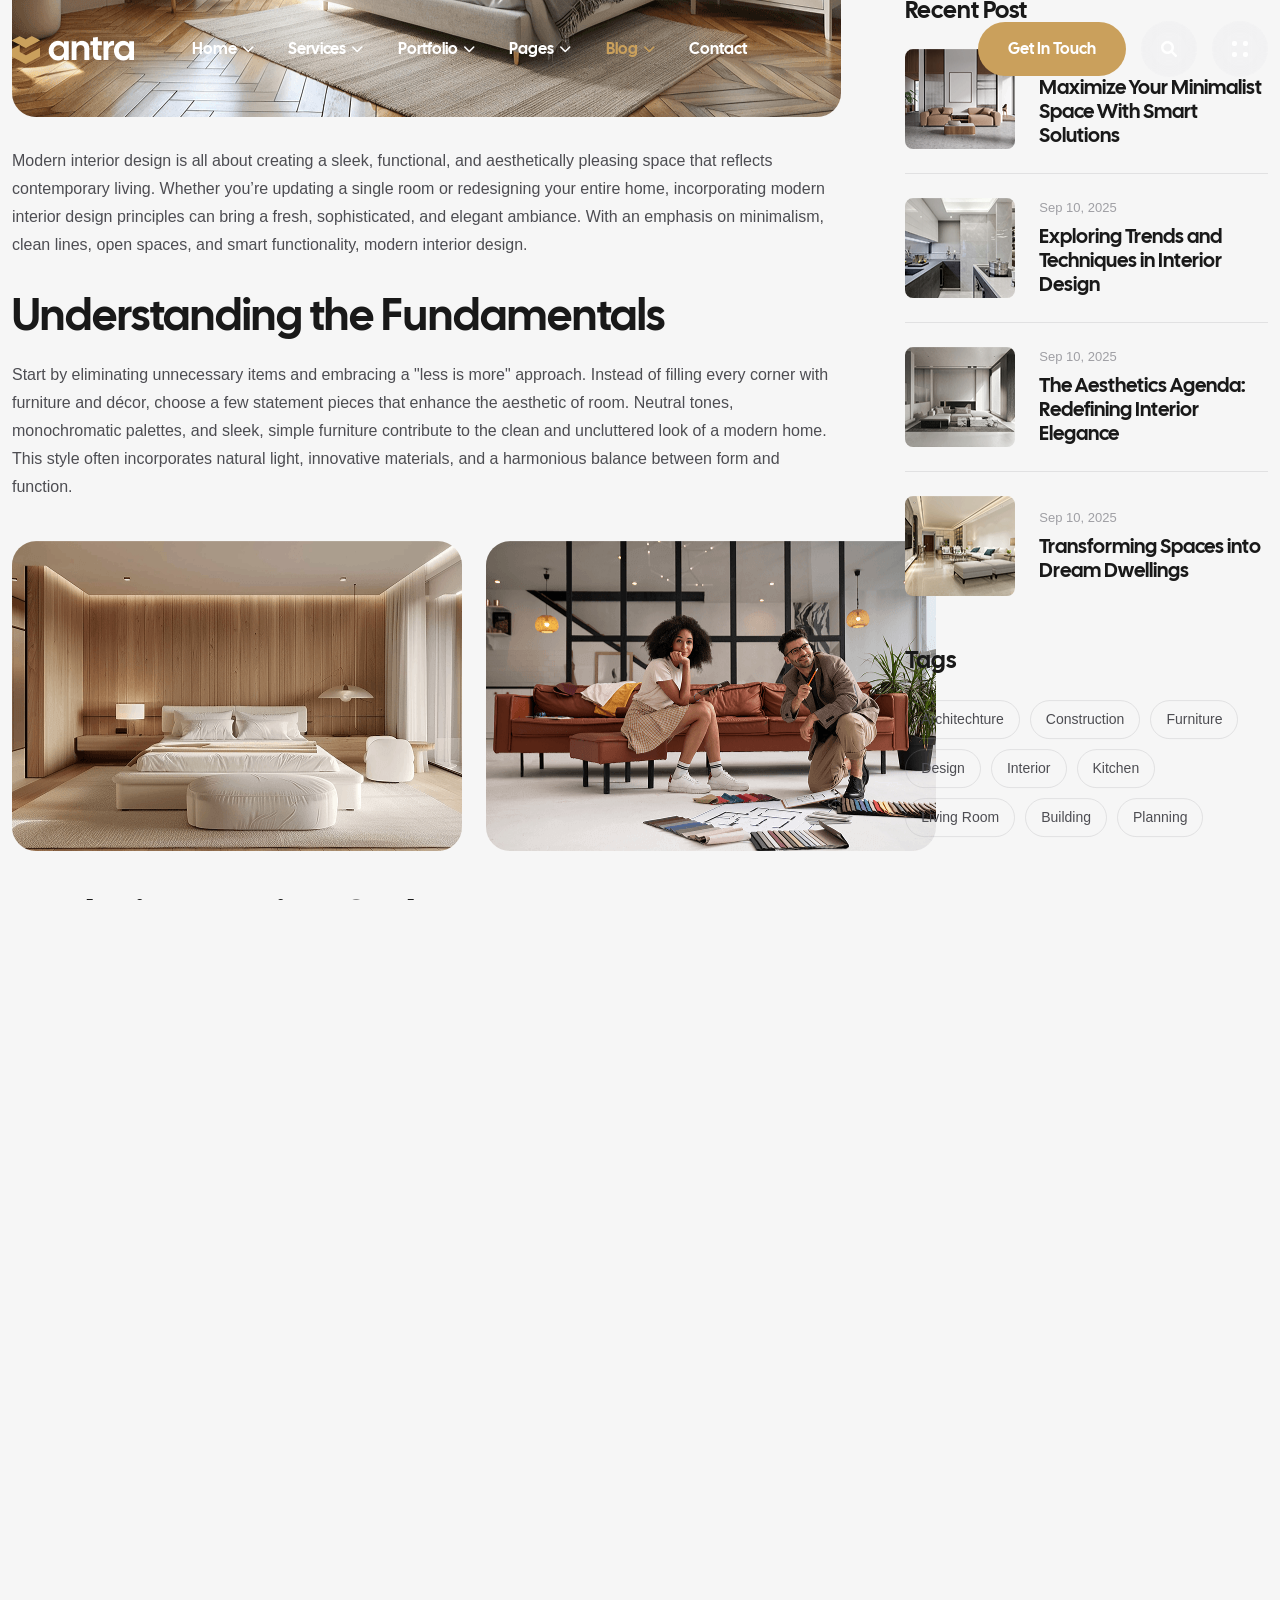
<file: blog-details.html>
<!DOCTYPE html>
<html class="no-js" lang="en">
    
<!-- Mirrored from antra.ibthemespro.com/blog-details.html by HTTrack Website Copier/3.x [XR&CO'2014], Wed, 27 May 2026 12:21:14 GMT -->
<head>
        <meta charset="utf-8">
        <meta http-equiv="x-ua-compatible" content="ie=edge">
        <meta name="viewport" content="width=device-width, initial-scale=1">
        <meta name="description" content="">

        <!-- Site Title -->
        <title>Antra - Architecture & Interior Design HTML Template</title>

        <!-- Place favicon.ico in the root directory -->
        <link rel="shortcut icon" type="image/x-icon" href="assets/img/favicon.png">

        <!-- CSS here -->
        <link rel="stylesheet" href="assets/css/bootstrap.min.css">
        <link rel="stylesheet" href="assets/css/fontawesome.min.css">
        <link rel="stylesheet" href="assets/css/venobox.min.css">
        <link rel="stylesheet" href="assets/css/odometer.min.css">
        <link rel="stylesheet" href="assets/css/nice-select.css">
        <link rel="stylesheet" href="assets/css/carouselTicker.css">
        <link rel="stylesheet" href="assets/css/animation.css">
        <link rel="stylesheet" href="assets/css/swiper.min.css">
        <link rel="stylesheet" href="assets/css/main.css">
    </head>

    <body>

        <!-- preloader -->
        <div class="preloader overflow-hidden">
            <div class="site-name"><span>ANTRA</span></div>
            <div class="preloader-gutters">
                <div class="bar">
                    <div class="inner-bar"></div>
                </div>
                <div class="bar">
                    <div class="inner-bar"></div>
                </div>
                <div class="bar">
                    <div class="inner-bar"></div>
                </div>
                <div class="bar">
                    <div class="inner-bar"></div>
                </div>
                <div class="bar">
                    <div class="inner-bar"></div>
                </div>
                <div class="bar">
                    <div class="inner-bar"></div>
                </div>
                <div class="bar">
                    <div class="inner-bar"></div>
                </div>
                <div class="bar">
                    <div class="inner-bar"></div>
                </div>
            </div>
        </div>
        <!-- /.preloader -->

        <!-- header-area-start -->
        <header class="header sticky-active">
            <div class="primary-header">
                <div class="container">
                    <div class="primary-header-inner">
                        <div class="header-left-wrap">
                            <div class="header-logo d-lg-block">
                                <a href="index.html">
                                    <img src="assets/img/logo/logo-2.png" alt="logo">
                                </a>
                            </div>
                            <div class="header-menu-wrap">
                                <div class="mobile-menu-items">
                                    <ul>
                                        <li class="menu-item-has-children">
                                            <a href="#">Home</a>
                                            <ul>
                                                <li><a href="index.html">Home One</a></li>
                                                <li><a href="index-2.html">Home Two</a></li>
                                                <li><a href="index-3.html">Home Three</a></li>
                                                <li><a href="index-4.html">Home Four</a></li>
                                                <li><a href="index-5.html">Home Five</a></li>
                                                <li><a href="index-6.html">Home Six</a></li>
                                                <li><a href="index-7.html">Home Seven</a></li>
                                                <li><a href="index-8.html">Home Eight</a></li>
                                                <li><a href="index-9.html">Home Nine</a></li>
                                            </ul>
                                        </li>
                                        <li class="menu-item-has-children">
                                            <a href="service.html">Services</a>
                                            <ul>
                                                <li><a href="service.html">Service Style 1</a></li>
                                                <li><a href="service-2.html">Service Style 2</a></li>
                                                <li><a href="service-3.html">Service Style 3</a></li>
                                                <li><a href="service-details.html">Service Details</a></li>
                                            </ul>
                                        </li>
                                        <li class="menu-item-has-children">
                                            <a href="service.html">Portfolio</a>
                                            <ul>
                                                <li><a href="portfolio.html">Portfolio Style 1</a></li>
                                                <li><a href="portfolio-2.html">Portfolio Style 2</a></li>
                                                <li><a href="portfolio-3.html">Portfolio Style 3</a></li>
                                                <li><a href="portfolio-details.html">Portfolio Details</a></li>
                                            </ul>
                                        </li>
                                        <li class="menu-item-has-children">
                                            <a href="#">Pages</a>
                                            <ul>
                                                <li><a href="about.html">About Us</a></li>
                                                <li><a href="team.html">Team</a></li>
                                                <li><a href="team-details.html">Team Details</a></li>
                                                <li><a href="pricing.html">Pricing Plans</a></li>
                                                <li><a href="gallary-1.html">Gallary Style 1</a></li>
                                                <li><a href="gallary-2.html">Gallary Style 2</a></li>
                                                <li><a href="shop.html">Shop</a></li>
                                                <li><a href="shop-details.html">Shop Single</a></li>
                                                <li><a href="faq.html">Faq</a></li>
                                                <li><a href="error.html">404 Error</a></li>
                                                <li><a href="coming-soon.html">Coming Soon</a></li>
                                            </ul>
                                        </li>
                                        <li class="menu-item-has-children active">
                                            <a href="blog-grid.html">Blog</a>
                                            <ul>
                                                <li><a href="blog-grid.html">Blog Grid</a></li>
                                                <li><a href="blog-list.html">Blog List</a></li>
                                                <li><a href="blog-standard.html">Blog Standard</a></li>
                                                <li><a href="blog-single.html">Blog Single</a></li>
                                                <li class="active"><a href="blog-details.html">Blog Details</a></li>
                                            </ul>
                                        </li>
                                        <li><a href="contact.html">Contact</a></li>
                                    </ul>
                                </div>
                            </div>
                            <!-- /.header-menu-wrap -->
                        </div>
                        <div class="header-right-wrap">
                            <a href="tel:+480123678900" class="header-contact">
                                <span class="icon"><i class="fa-regular fa-phone"></i></span>
                                <span class="content">
                                    <span class="call-text">Call Us Phone</span>
                                    <span class="call-number">(+480) 123 678 900</span>
                                </span>
                            </a>
                            <div class="header-btn-wrap">
                                <a href="contact.html" class="tl-primary-btn header-btn">Get in Touch</a>
                            </div>
                            <div class="search-icon dl-search-icon">
                                <i class="fa-solid fa-magnifying-glass"></i>
                            </div>
                            <div class="sidebar-icon">
                                <button class="sidebar-trigger open">
                                    <svg width="16" height="16" viewBox="0 0 16 16" fill="none" xmlns="http://www.w3.org/2000/svg">
                                        <path d="M11 2C11 0.89543 11.8954 0 13 0H14C15.1046 0 16 0.895431 16 2V3C16 4.10457 15.1046 5 14 5H13C11.8954 5 11 4.10457 11 3V2Z" fill="white"/>
                                        <path d="M0 2C0 0.89543 0.895431 0 2 0H3C4.10457 0 5 0.895431 5 2V3C5 4.10457 4.10457 5 3 5H2C0.89543 5 0 4.10457 0 3V2Z" fill="white"/>
                                        <path d="M0 13C0 11.8954 0.895431 11 2 11H3C4.10457 11 5 11.8954 5 13V14C5 15.1046 4.10457 16 3 16H2C0.89543 16 0 15.1046 0 14V13Z" fill="white"/>
                                        <path d="M11 13C11 11.8954 11.8954 11 13 11H14C15.1046 11 16 11.8954 16 13V14C16 15.1046 15.1046 16 14 16H13C11.8954 16 11 15.1046 11 14V13Z" fill="white"/>
                                    </svg>
                                </button>
                            </div>
                            <!-- /.header-right -->
                        </div>
                    </div>
                    <!-- /.primary-header-inner -->
                </div>
            </div>
        </header>
        <!-- /.Main Header -->

        <div id="popup-search-box">
            <div class="box-inner-wrap d-flex align-items-center">
                <form id="form" action="#" method="get" role="search">
                    <input id="popup-search" type="text" name="s" placeholder="Type keywords here...">
                </form>
                <div class="search-close"><i class="fa-sharp fa-regular fa-xmark"></i></div>
            </div>
        </div>
        <!-- /#popup-search-box -->

        <div id="sidebar-area" class="sidebar-area">
            <button class="sidebar-trigger close">
                <svg
                    class="sidebar-close"
                    xmlns="http://www.w3.org/2000/svg"
                    xmlns:xlink="http://www.w3.org/1999/xlink"
                    x="0px"
                    y="0px"
                    width="16px"
                    height="12.7px"
                    viewBox="0 0 16 12.7"
                    style="enable-background: new 0 0 16 12.7"
                    xml:space="preserve">
                    <g>
                        <rect
                            x="0"
                            y="5.4"
                            transform="matrix(0.7071 -0.7071 0.7071 0.7071 -2.1569 7.5208)"
                            width="16"
                            height="2"
                        ></rect>
                        <rect
                            x="0"
                            y="5.4"
                            transform="matrix(0.7071 0.7071 -0.7071 0.7071 6.8431 -3.7929)"
                            width="16"
                            height="2"
                        ></rect>
                    </g>
                </svg>
            </button>
            <div class="side-menu-content">
                <div class="side-menu-logo">
                    <a class="dark-img" href="index.html"><img src="assets/img/logo/logo-2.png" alt="logo"></a>
                    <a class="light-img" href="index.html"><img src="assets/img/logo/logo-1.png" alt="logo"></a>
                </div>
                <div class="side-menu-wrap"></div>
                <div class="side-menu-about">
                    <h4 class="title">We Shape Interior Designs, Crafting Timeless and Inspiring Spaces</h4>
                </div>
                <div class="side-menu-gallary">
                    <div class="side-menu-gallary-item">
                        <a href="assets/img/project/sidebar-gallary-1.png" class="venobox" data-gall="gallary1"><img src="assets/img/project/sidebar-gallary-1.png" alt="img"></a>
                    </div>
                    <div class="side-menu-gallary-item">
                        <a href="assets/img/project/sidebar-gallary-2.png" class="venobox" data-gall="gallary1"><img src="assets/img/project/sidebar-gallary-2.png" alt="img"></a>
                    </div>
                    <div class="side-menu-gallary-item">
                        <a href="assets/img/project/sidebar-gallary-3.png" class="venobox" data-gall="gallary1"><img src="assets/img/project/sidebar-gallary-3.png" alt="img"></a>
                    </div>
                    <div class="side-menu-gallary-item">
                        <a href="assets/img/project/sidebar-gallary-4.png" class="venobox" data-gall="gallary1"><img src="assets/img/project/sidebar-gallary-4.png" alt="img"></a>
                    </div>
                    <div class="side-menu-gallary-item">
                        <a href="assets/img/project/sidebar-gallary-5.png" class="venobox" data-gall="gallary1"><img src="assets/img/project/sidebar-gallary-5.png" alt="img"></a>
                    </div>
                    <div class="side-menu-gallary-item">
                        <a href="assets/img/project/sidebar-gallary-6.png" class="venobox" data-gall="gallary1"><img src="assets/img/project/sidebar-gallary-6.png" alt="img"></a>
                    </div>
                </div>
                <div class="side-menu-contact">
                    <ul class="side-menu-list">
                        <li>
                            5609 E Sprague Ave, <br>Spokane Valley, WA 99212,<br> USA
                        </li>
                        <li>
                            <a href="tel:+0844560789">+(084) 456-0789</a>
                        </li>
                        <li>
                            <a class="mail" href="mailto:support@example.com">support@example.com</a>
                        </li>
                    </ul>
                </div>
                <ul class="side-menu-social">
                    <li class="facebook"><a href="#"><i class="fab fa-facebook-f"></i></a></li>
                    <li class="instagram"><a href="#"><i class="fab fa-instagram"></i></a></li>
                    <li class="twitter"><a href="#"><i class="fab fa-twitter"></i></a></li>
                    <li class="g-plus"><a href="#"><i class="fab fa-fab fa-google-plus"></i></a></li>
                </ul>
            </div>
        </div>
        <!--/.sidebar-area-->

        <div class="mobile-side-menu">
            <div class="side-menu-content">
                <div class="side-menu-head">
                    <a href="index.html"><img src="assets/img/logo/logo-2.png" alt="logo"></a>
                    <button class="mobile-side-menu-close"><i class="fa-regular fa-xmark"></i></button>
                </div>
                <div class="side-menu-wrap"></div>
                <div class="side-menu-contact">
                    <div class="side-menu-header">
                        <h3>Contact Us</h3>
                    </div>
                    <ul class="side-menu-list">
                        <li>
                            <i class="fas fa-map-marker-alt"></i>
                            <p>Valentin, Street Road 24, New York, </p>
                        </li>
                        <li>
                            <i class="fas fa-phone"></i>
                            <a href="tel:+000123456789">+000 123 (456) 789</a>
                        </li>
                        <li>
                            <i class="fas fa-envelope-open-text"></i>
                            <a href="mailto:antra@gmail.com">antra@gmail.com</a>
                        </li>
                    </ul>
                </div>
                <ul class="side-menu-social">
                    <li class="facebook"><a href="#"><i class="fab fa-facebook-f"></i></a></li>
                    <li class="instagram"><a href="#"><i class="fab fa-instagram"></i></a></li>
                    <li class="twitter"><a href="#"><i class="fab fa-twitter"></i></a></li>
                    <li class="g-plus"><a href="#"><i class="fab fa-fab fa-google-plus"></i></a></li>
                </ul>
            </div>
        </div>
        <!-- /.mobile-side-menu -->
        <div class="mobile-side-menu-overlay"></div>

    <div id="antra-smooth-wrapper">
        <div id="antra-smooth-content">

        <section class="page-header">
            <div class="bg-img" data-background="assets/img/bg-img/page-header-bg.png"></div>
            <div class="overlay"></div>
            <div class="container">
                <div class="page-header-content">
                    <h1 class="title">Blog Details</h1>
                    <h4 class="sub-title"><a class='home' href='service.html'>Home </a><span class="icon">-</span><a class='inner-page' href='blog-details.html'> Blog Details</a></h4>
                </div>
            </div>
        </section>
        <!-- ./ page-header -->

        <section class="blog-details pt-150 pb-150 overflow-hidden">
            <div class="container container-2">
                <div class="row gy-5">
                    <div class="col-lg-8 col-md-12">
                        <div class="blog-details-wrap">
                            <div class="post-card post-card-2 inner-post">
                                <div class="post-content">
                                    <ul class="post-meta">
                                        <li class="category">exteriors</li>
                                        <li>Dec 25, 2025</li>
                                        <li>By <span>Admin</span></li>
                                    </ul>
                                    <h3 class="title">Transform Your Home With the Modern Interior Design Tips</h3>
                                </div>
                            </div>
                            <div class="blog-details-img mb-30">
                                <img src="assets/img/blog/blog-details-img.png" alt="blog">
                            </div>
                            <div class="blog-details-content">
                                <p class="mb-30">Modern interior design is all about creating a sleek, functional, and aesthetically pleasing space that reflects contemporary living. Whether you’re updating a single room or redesigning your entire home, incorporating modern interior design principles can bring a fresh, sophisticated, and elegant ambiance. With an emphasis on minimalism, clean lines, open spaces, and smart functionality, modern interior design.</p>
                                <h3 class="details-title-2">Understanding the Fundamentals</h3>
                                <p class="mb-40">Start by eliminating unnecessary items and embracing a "less is more" approach. Instead of filling every corner with furniture and décor, choose a few statement pieces that enhance the aesthetic of room. Neutral tones, monochromatic palettes, and sleek, simple furniture contribute to the clean and uncluttered look of a modern home. This style often incorporates natural light, innovative materials, and a harmonious balance between form and function.</p>
                                <div class="details-img-wrap mt-40 mb-40">
                                    <img src="assets/img/blog/blog-details-img-1.png" alt="blog">
                                    <img src="assets/img/blog/blog-details-img-2.png" alt="blog">
                                </div>
                                <h3 class="details-title-2">Exploring Design Styles</h3>
                                <p class="mb-40">Modern interior design prioritizes furniture that is both aesthetically pleasing and highly functional. Look for multi-purpose furniture such as extendable dining tables, sofa beds, or modular shelving units that provide storage solutions while maintaining a sleek look. Additionally, investing in ergonomic seating and workspaces enhances comfort and practicality, especially for home offices.</p>
                                <blockquote class="mb-40">
                                    <div class="shape"><img src="assets/img/icon/blog-details-1.png" alt="icon"></div>
                                    <div class="icon"><img src="assets/img/icon/quote-2.png" alt="quote"></div>
                                    <div class="content">
                                        <p>“Modern interior design transforms ordinary spaces extraordinary environments. The core principle of modern design is "less is more," focusing on simplicity and the elimination of clutter.”</p>
                                        <h4 class="author">Aaliyah Brown</h4>
                                    </div>
                                </blockquote>
                                <h3 class="details-title-2">Bringing Modern Interior Design</h3>
                                <p>Incorporating these modern interior design tips, you can transform your home into a stylish, functional, and comfortable haven. Whether you’re making small updates or going for a full renovation, focusing on minimalism, smart technology, natural elements, and functional and enhance the modern look.</p>
                            </div>
                            <div class="tags">
                                <ul class="tag-list">
                                    <li><a href="#">Furniture</a></li>
                                    <li><a href="#">Design</a></li>
                                    <li><a href="#">Interior</a></li>
                                </ul>
                            </div>
                            <div class="comments-area">
                                <div class="section-heading">
                                    <h2 class="section-title">Customer Reviews</h2>
                                </div>
                                <div class="comment-item">
                                    <div class="comment-thumb">
                                        <img src="assets/img/blog/comment-thumb-1.png" alt="author">
                                    </div>
                                    <div class="comment-info">
                                        <div class="comment-top">
                                            <h3 class="author">Roberto Miles </h3>
                                            <div class="comments-meta">
                                                <span>10 Dec, 2025 </span>
                                            </div>
                                        </div>
                                        <p>
                                            Implement advanced grid integration strategies to seamlessly integrate solar energy into Existing power grids. This includes deploying grid-friendly inverters
                                        </p>
                                        <button class="reply"><img src="assets/img/icon/arrow-left.png" alt="arrow">Reply</button>
                                    </div>
                                </div>
                                <div class="comment-item item-2">
                                    <div class="comment-thumb">
                                        <img src="assets/img/blog/comment-thumb-2.png" alt="author">
                                    </div>
                                    <div class="comment-info">
                                        <div class="comment-top">
                                            <h3 class="author">Jenny Wilson </h3>
                                            <div class="comments-meta">
                                                <span>10 Dec, 2025 </span>
                                            </div>
                                        </div>
                                        <p>
                                            Implement advanced grid integration strategies to seamlessly integrate solar energy into Existing power grids. This includes deploying grid-friendly inverters
                                        </p>
                                        <button class="reply"><img src="assets/img/icon/arrow-left.png" alt="arrow">Reply</button>
                                    </div>
                                </div>
                                <div class="comment-item">
                                    <div class="comment-thumb">
                                        <img src="assets/img/blog/comment-thumb-3.png" alt="author">
                                    </div>
                                    <div class="comment-info">
                                        <div class="comment-top">
                                            <h3 class="author">Jenny Wilson </h3>
                                            <div class="comments-meta">
                                                <span>10 Dec, 2025 </span>
                                            </div>
                                        </div>
                                        <p>
                                            Implement advanced grid integration strategies to seamlessly integrate solar energy into Existing power grids. This includes deploying grid-friendly inverters
                                        </p>
                                        <button class="reply"><img src="assets/img/icon/arrow-left.png" alt="arrow">Reply</button>
                                    </div>
                                </div>
                            </div>
                            <!-- ./ comments-area -->
                            <div class="form-wrap pt-70">
                                <div class="blog-contact-form">
                                    <h2 class="title">Post Comment</h2>
                                    <div class="request-form">
                                        <form action="https://antra.ibthemespro.com/mail.php" method="post" id="ajax_contact" class="form-horizontal">
                                            <div class="form-group row">
                                                <div class="col-md-4">
                                                    <div class="form-item">
                                                        <input type="text" id="fullname" name="fullname" class="form-control" placeholder="Name*">
                                                    </div>
                                                </div>
                                                <div class="col-md-4">
                                                    <div class="form-item">
                                                        <input type="email" id="email" name="email" class="form-control" placeholder="Email*">
                                                    </div>
                                                </div>
                                                <div class="col-md-4">
                                                    <div class="form-item">
                                                        <input type="website" id="website" name="website" class="form-control" placeholder="Website*">
                                                    </div>
                                                </div>
                                            </div>
                                            <div class="form-group row">
                                                <div class="col-md-12">
                                                    <div class="form-item message-item">
                                                        <textarea id="message" name="message" cols="30" rows="8" class="form-control address" placeholder="Comment*"></textarea>
                                                    </div>
                                                </div>
                                            </div>
                                            <div class="submit-btn">
                                                <button id="submit" class="tl-primary-btn" type="submit">Post Comment<span class="icon"><i class="fa-regular fa-arrow-right"></i></span></button>
                                            </div>
                                        </form>
                                    </div>
                                </div>
                            </div>
                            <!-- ./ form-wrap -->
                        </div>
                    </div>
                    <!-- Sidebar Widgets -->
                    <div class="col-lg-4">
                        <div class="sidebar-widget">
                            <h3 class="widget-title">Search</h3>
                            <div class="search-box">
                                <form action="https://antra.ibthemespro.com/contact.php" class="search-form">
                                    <input type="text" class="form-control" placeholder="Search">
                                    <button class="search-btn" type="button">
                                        <i class="fa-regular fa-magnifying-glass"></i>
                                    </button>
                                </form>
                            </div>
                        </div>
                        <div class="sidebar-widget">
                            <h3 class="widget-title">Categories</h3>
                            <ul class="category-list">
                                <li><a href="#">Accessories</a></li>
                                <li><a href="#">Electrical & Lighting</a></li>
                                <li><a href="#">Home Appliance</a></li>
                                <li><a href="#">Power Tools</a></li>
                                <li><a href="#">Uncategorized</a></li>
                                <li><a href="#">Ware Accessories</a></li>
                            </ul>
                        </div>
                        <div class="sidebar-widget">
                            <h3 class="widget-title">Recent Post</h3>
                            <div class="sidebar-post">
                                <img src="assets/img/blog/sidebar-post-1.png" alt="post">
                                <div class="post-content">
                                    <ul class="post-meta">
                                        <li>Sep 10, 2025</li>
                                    </ul>
                                    <h3 class="title"><a href="#">Maximize Your Minimalist Space With Smart Solutions</a></h3>
                                </div>
                            </div>
                            <div class="sidebar-post">
                                <img src="assets/img/blog/sidebar-post-2.png" alt="post">
                                <div class="post-content">
                                    <ul class="post-meta">
                                        <li>Sep 10, 2025</li>
                                    </ul>
                                    <h3 class="title"><a href="#">Exploring Trends and Techniques in Interior Design</a></h3>
                                </div>
                            </div>
                            <div class="sidebar-post">
                                <img src="assets/img/blog/sidebar-post-3.png" alt="post">
                                <div class="post-content">
                                    <ul class="post-meta">
                                        <li>Sep 10, 2025</li>
                                    </ul>
                                    <h3 class="title"><a href="#">The Aesthetics Agenda: Redefining Interior Elegance</a></h3>
                                </div>
                            </div>
                            <div class="sidebar-post">
                                <img src="assets/img/blog/sidebar-post-4.png" alt="post">
                                <div class="post-content">
                                    <ul class="post-meta">
                                        <li>Sep 10, 2025</li>
                                    </ul>
                                    <h3 class="title"><a href="#">Transforming Spaces into Dream Dwellings</a></h3>
                                </div>
                            </div>
                        </div>
                        <div class="sidebar-widget sticky-widget">
                            <h3 class="widget-title">Tags</h3>
                            <ul class="tags">
                                <li><a href="#">Architechture</a></li>
                                <li><a href="#">Construction</a></li>
                                <li><a href="#">Furniture</a></li>
                                <li><a href="#">Design </a></li>
                                <li><a href="#">Interior</a></li>
                                <li><a href="#">Kitchen</a></li>
                                <li><a href="#">Living Room</a></li>
                                <li><a href="#">Building</a></li>
                                <li><a href="#">Planning</a></li>
                            </ul>
                        </div>
                    </div>
                </div>
            </div>
        </section>
        <!-- ./ Blog Details -->

        <footer class="footer-section overflow-hidden">
            <div class="footer-bg" data-background="assets/img/bg-img/footer-bg.png"></div>
            <div class="footer-shade"></div>
            <div class="container container-2">
                <div class="row footer-wrap">
                    <div class="col-lg-3 col-md-6">
                        <div class="footer-widget">
                            <div class="widget-header">
                                <div class="footer-logo">
                                    <a href="index.html"><img src="assets/img/logo/logo-2.png" alt="logo"></a>
                                </div>
                            </div>
                            <p class="mb-10">We transform your vision into beautifully <br> crafted spaces.</p>
                            <p class="mb-0">5609 E Sprague Ave, Spokane Valley, <br> WA 99212, USA</p>
                        </div>
                    </div>
                    <div class="col-lg-3 col-md-6">
                        <div class="footer-widget footer-col-2">
                            <ul class="footer-list">
                                <li><a href="about.html">About Us</a></li>
                                <li><a href="service.html">Services</a></li>
                                <li><a href="contact.html">Careers</a></li>
                                <li><a href="team.html">our Team</a></li>
                                <li><a href="blog-grid.html">Blog</a></li>
                                <li><a href="contact.html">Contact Us</a></li>
                            </ul>
                        </div>
                    </div>
                    <div class="col-lg-3 col-md-6">
                        <div class="footer-widget footer-col-2 pl-0">
                            <ul class="footer-list">
                                <li><a href="portfolio-details.html">Our Projects</a></li>
                                <li><a href="contact.html">Partners</a></li>
                                <li><a href="contact.html">Partners Program</a></li>
                                <li><a href="contact.html">Affiliate Program</a></li>
                                <li><a href="contact.html">Terms & Conditions</a></li>
                                <li><a href="contact.html">Support Center</a></li>
                            </ul>
                        </div>
                    </div>
                    <div class="col-lg-3 col-md-6">
                        <div class="footer-widget">
                            <div class="footer-address">
                                <a class="number" href="tel:+0844560789">+(084) 456-0789</a>
                                <a class="mail" href="tel:">support@example.com</a>
                                <ul class="social-list">
                                    <li><a href="#">Facebook</a></li>
                                    <li><a href="#">Instagram</a></li>
                                    <li><a href="#">YouTube</a></li>
                                    <li><a href="#">Twitter</a></li>
                                </ul>
                            </div>
                        </div>
                    </div>
                </div>
            </div>
            <div class="copyright-area">
                <div class="container">
                    <div class="copyright-content">
                        <p>© 2025 antra. All Rights Reserved.</p>
                    </div>
                </div>
            </div>
            <div class="footer-text"><span>antra</span></div>
        </footer>
        <!-- ./ footer-section -->

        </div>
    </div>

        <div id="scroll-percentage"><span id="scroll-percentage-value"></span></div>
        <!--scrollup-->

        <!-- JS here -->
        <script src="assets/js/vendor/jquary-3.7.1.min.js"></script>
        <script src="assets/js/vendor/bootstrap-bundle.js"></script>
        <script src="assets/js/vendor/imagesloaded-pkgd.js"></script>
        <script src="assets/js/vendor/waypoints.min.js"></script>
        <script src="assets/js/vendor/venobox.min.js"></script>
        <script src="assets/js/vendor/odometer.min.js"></script>
        <script src="assets/js/vendor/meanmenu.js"></script>
        <script src="assets/js/vendor/jquery.isotope.js"></script>
        <script src="assets/js/vendor/swiper.min.js"></script>
        <script src="assets/js/vendor/split-type.min.js"></script>
        <script src="assets/js/vendor/gsap.min.js"></script>
        <script src="assets/js/vendor/scroll-trigger.min.js"></script>
        <script src="assets/js/vendor/scroll-smoother.js"></script>
        <script src="assets/js/vendor/jquery.carouselTicker.js"></script>
        <script src="assets/js/vendor/nice-select.js"></script>
        <script src="assets/js/vendor/three.min.js"></script>
        <script src="assets/js/vendor/panolens.min.js"></script>
        <script src="assets/js/vendor/jquery.event.move.min.js"></script>
        <script src="assets/js/vendor/jquery.twentytwenty.min.js"></script>
        <script src="assets/js/slider.js"></script>
        <script src="assets/js/contact.js"></script>
        <script src="assets/js/main.js"></script>
    </body>

<!-- Mirrored from antra.ibthemespro.com/blog-details.html by HTTrack Website Copier/3.x [XR&CO'2014], Wed, 27 May 2026 12:21:14 GMT -->
</html>
</file>
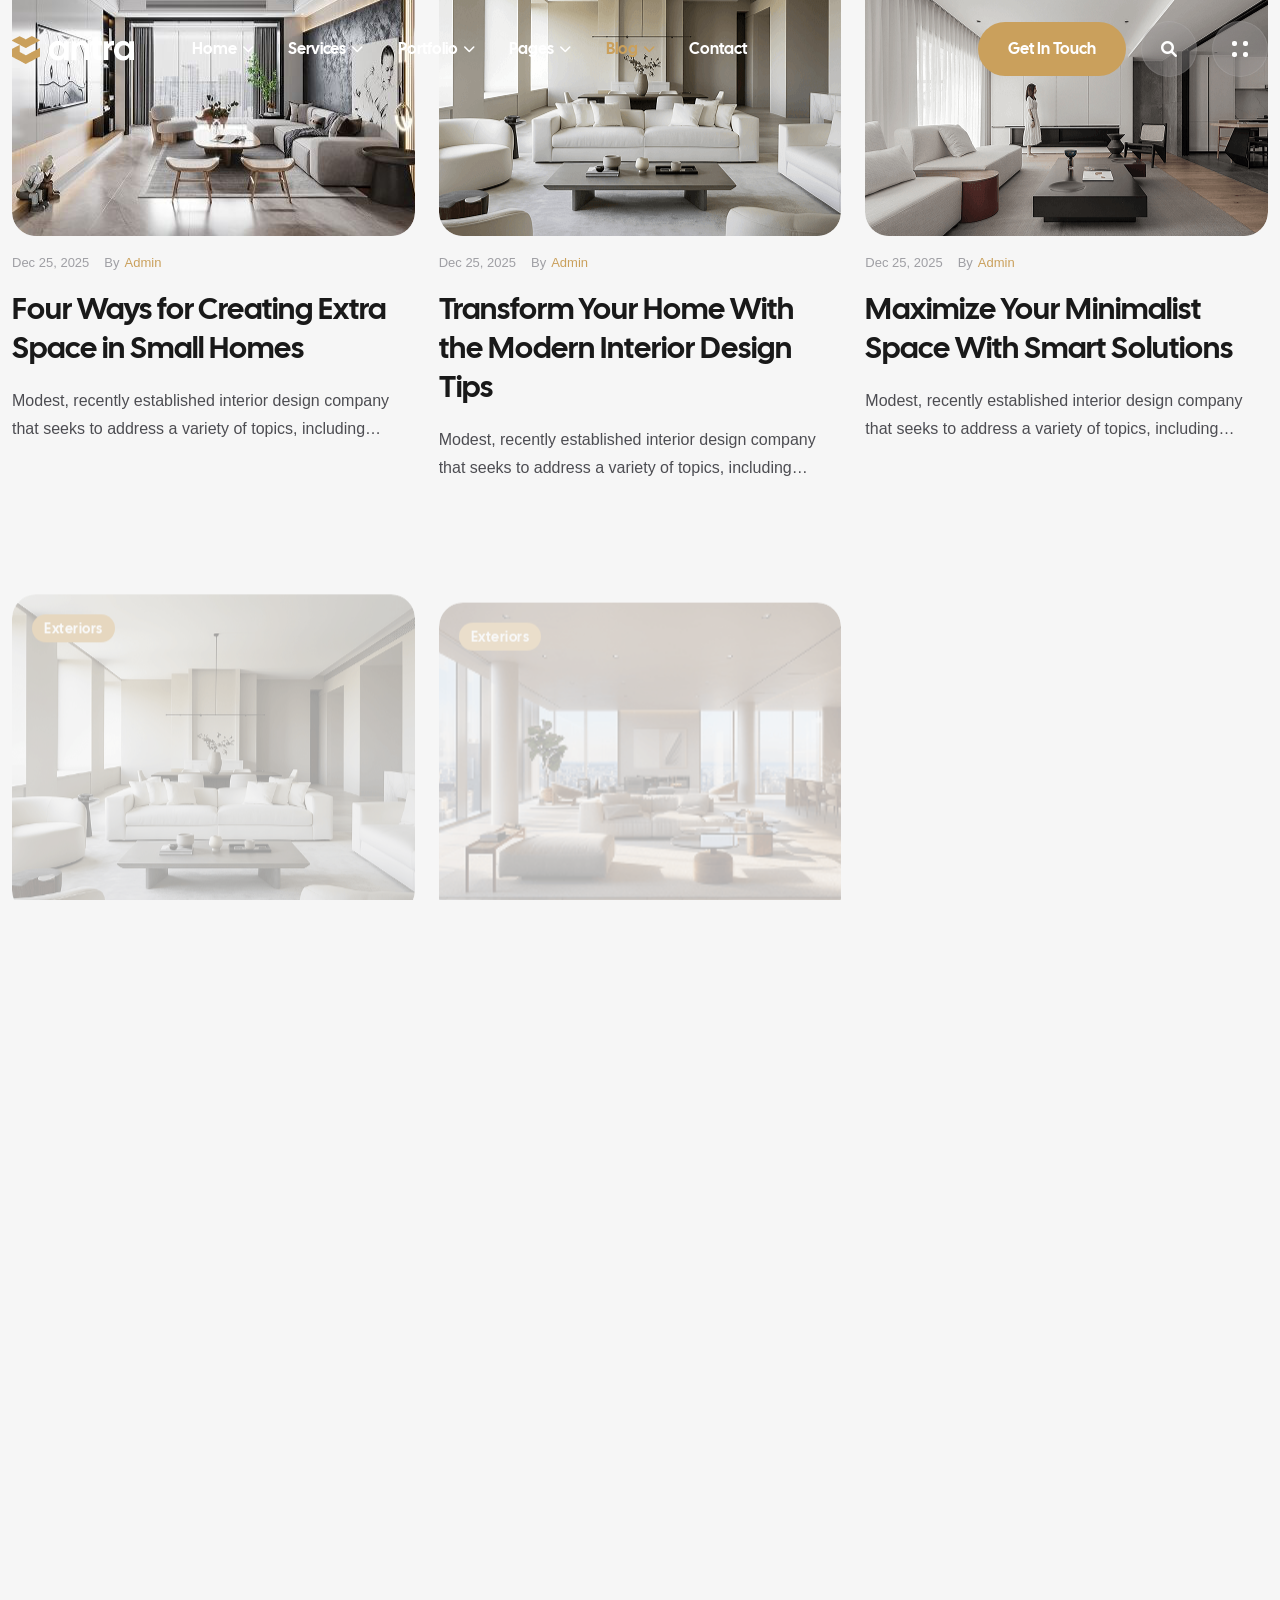
<file: blog-grid.html>
<!DOCTYPE html>
<html class="no-js" lang="en">
    
<!-- Mirrored from antra.ibthemespro.com/blog-grid.html by HTTrack Website Copier/3.x [XR&CO'2014], Wed, 27 May 2026 12:21:05 GMT -->
<head>
        <meta charset="utf-8">
        <meta http-equiv="x-ua-compatible" content="ie=edge">
        <meta name="viewport" content="width=device-width, initial-scale=1">
        <meta name="description" content="">

        <!-- Site Title -->
        <title>Antra - Architecture & Interior Design HTML Template</title>

        <!-- Place favicon.ico in the root directory -->
        <link rel="shortcut icon" type="image/x-icon" href="assets/img/favicon.png">

        <!-- CSS here -->
        <link rel="stylesheet" href="assets/css/bootstrap.min.css">
        <link rel="stylesheet" href="assets/css/fontawesome.min.css">
        <link rel="stylesheet" href="assets/css/venobox.min.css">
        <link rel="stylesheet" href="assets/css/odometer.min.css">
        <link rel="stylesheet" href="assets/css/nice-select.css">
        <link rel="stylesheet" href="assets/css/carouselTicker.css">
        <link rel="stylesheet" href="assets/css/animation.css">
        <link rel="stylesheet" href="assets/css/swiper.min.css">
        <link rel="stylesheet" href="assets/css/main.css">
    </head>

    <body>

        <!-- preloader -->
        <div class="preloader overflow-hidden">
            <div class="site-name"><span>ANTRA</span></div>
            <div class="preloader-gutters">
                <div class="bar">
                    <div class="inner-bar"></div>
                </div>
                <div class="bar">
                    <div class="inner-bar"></div>
                </div>
                <div class="bar">
                    <div class="inner-bar"></div>
                </div>
                <div class="bar">
                    <div class="inner-bar"></div>
                </div>
                <div class="bar">
                    <div class="inner-bar"></div>
                </div>
                <div class="bar">
                    <div class="inner-bar"></div>
                </div>
                <div class="bar">
                    <div class="inner-bar"></div>
                </div>
                <div class="bar">
                    <div class="inner-bar"></div>
                </div>
            </div>
        </div>
        <!-- /.preloader -->

        <!-- header-area-start -->
        <header class="header sticky-active">
            <div class="primary-header">
                <div class="container">
                    <div class="primary-header-inner">
                        <div class="header-left-wrap">
                            <div class="header-logo d-lg-block">
                                <a href="index.html">
                                    <img src="assets/img/logo/logo-2.png" alt="logo">
                                </a>
                            </div>
                            <div class="header-menu-wrap">
                                <div class="mobile-menu-items">
                                    <ul>
                                        <li class="menu-item-has-children">
                                            <a href="#">Home</a>
                                            <ul>
                                                <li><a href="index.html">Home One</a></li>
                                                <li><a href="index-2.html">Home Two</a></li>
                                                <li><a href="index-3.html">Home Three</a></li>
                                                <li><a href="index-4.html">Home Four</a></li>
                                                <li><a href="index-5.html">Home Five</a></li>
                                                <li><a href="index-6.html">Home Six</a></li>
                                                <li><a href="index-7.html">Home Seven</a></li>
                                                <li><a href="index-8.html">Home Eight</a></li>
                                                <li><a href="index-9.html">Home Nine</a></li>
                                            </ul>
                                        </li>
                                        <li class="menu-item-has-children">
                                            <a href="service.html">Services</a>
                                            <ul>
                                                <li><a href="service.html">Service Style 1</a></li>
                                                <li><a href="service-2.html">Service Style 2</a></li>
                                                <li><a href="service-3.html">Service Style 3</a></li>
                                                <li><a href="service-details.html">Service Details</a></li>
                                            </ul>
                                        </li>
                                        <li class="menu-item-has-children">
                                            <a href="service.html">Portfolio</a>
                                            <ul>
                                                <li><a href="portfolio.html">Portfolio Style 1</a></li>
                                                <li><a href="portfolio-2.html">Portfolio Style 2</a></li>
                                                <li><a href="portfolio-3.html">Portfolio Style 3</a></li>
                                                <li><a href="portfolio-details.html">Portfolio Details</a></li>
                                            </ul>
                                        </li>
                                        <li class="menu-item-has-children">
                                            <a href="#">Pages</a>
                                            <ul>
                                                <li><a href="about.html">About Us</a></li>
                                                <li><a href="team.html">Team</a></li>
                                                <li><a href="team-details.html">Team Details</a></li>
                                                <li><a href="pricing.html">Pricing Plans</a></li>
                                                <li><a href="gallary-1.html">Gallary Style 1</a></li>
                                                <li><a href="gallary-2.html">Gallary Style 2</a></li>
                                                <li><a href="shop.html">Shop</a></li>
                                                <li><a href="shop-details.html">Shop Single</a></li>
                                                <li><a href="faq.html">Faq</a></li>
                                                <li><a href="error.html">404 Error</a></li>
                                                <li><a href="coming-soon.html">Coming Soon</a></li>
                                            </ul>
                                        </li>
                                        <li class="menu-item-has-children active">
                                            <a href="blog-grid.html">Blog</a>
                                            <ul>
                                                <li class="active"><a href="blog-grid.html">Blog Grid</a></li>
                                                <li><a href="blog-list.html">Blog List</a></li>
                                                <li><a href="blog-standard.html">Blog Standard</a></li>
                                                <li><a href="blog-single.html">Blog Single</a></li>
                                                <li><a href="blog-details.html">Blog Details</a></li>
                                            </ul>
                                        </li>
                                        <li><a href="contact.html">Contact</a></li>
                                    </ul>
                                </div>
                            </div>
                            <!-- /.header-menu-wrap -->
                        </div>
                        <div class="header-right-wrap">
                            <a href="tel:+480123678900" class="header-contact">
                                <span class="icon"><i class="fa-regular fa-phone"></i></span>
                                <span class="content">
                                    <span class="call-text">Call Us Phone</span>
                                    <span class="call-number">(+480) 123 678 900</span>
                                </span>
                            </a>
                            <div class="header-btn-wrap">
                                <a href="contact.html" class="tl-primary-btn header-btn">Get in Touch</a>
                            </div>
                            <div class="search-icon dl-search-icon">
                                <i class="fa-solid fa-magnifying-glass"></i>
                            </div>
                            <div class="sidebar-icon">
                                <button class="sidebar-trigger open">
                                    <svg width="16" height="16" viewBox="0 0 16 16" fill="none" xmlns="http://www.w3.org/2000/svg">
                                        <path d="M11 2C11 0.89543 11.8954 0 13 0H14C15.1046 0 16 0.895431 16 2V3C16 4.10457 15.1046 5 14 5H13C11.8954 5 11 4.10457 11 3V2Z" fill="white"/>
                                        <path d="M0 2C0 0.89543 0.895431 0 2 0H3C4.10457 0 5 0.895431 5 2V3C5 4.10457 4.10457 5 3 5H2C0.89543 5 0 4.10457 0 3V2Z" fill="white"/>
                                        <path d="M0 13C0 11.8954 0.895431 11 2 11H3C4.10457 11 5 11.8954 5 13V14C5 15.1046 4.10457 16 3 16H2C0.89543 16 0 15.1046 0 14V13Z" fill="white"/>
                                        <path d="M11 13C11 11.8954 11.8954 11 13 11H14C15.1046 11 16 11.8954 16 13V14C16 15.1046 15.1046 16 14 16H13C11.8954 16 11 15.1046 11 14V13Z" fill="white"/>
                                    </svg>
                                </button>
                            </div>
                            <!-- /.header-right -->
                        </div>
                    </div>
                    <!-- /.primary-header-inner -->
                </div>
            </div>
        </header>
        <!-- /.Main Header -->

        <div id="popup-search-box">
            <div class="box-inner-wrap d-flex align-items-center">
                <form id="form" action="#" method="get" role="search">
                    <input id="popup-search" type="text" name="s" placeholder="Type keywords here...">
                </form>
                <div class="search-close"><i class="fa-sharp fa-regular fa-xmark"></i></div>
            </div>
        </div>
        <!-- /#popup-search-box -->

        <div id="sidebar-area" class="sidebar-area">
            <button class="sidebar-trigger close">
                <svg
                    class="sidebar-close"
                    xmlns="http://www.w3.org/2000/svg"
                    xmlns:xlink="http://www.w3.org/1999/xlink"
                    x="0px"
                    y="0px"
                    width="16px"
                    height="12.7px"
                    viewBox="0 0 16 12.7"
                    style="enable-background: new 0 0 16 12.7"
                    xml:space="preserve">
                    <g>
                        <rect
                            x="0"
                            y="5.4"
                            transform="matrix(0.7071 -0.7071 0.7071 0.7071 -2.1569 7.5208)"
                            width="16"
                            height="2"
                        ></rect>
                        <rect
                            x="0"
                            y="5.4"
                            transform="matrix(0.7071 0.7071 -0.7071 0.7071 6.8431 -3.7929)"
                            width="16"
                            height="2"
                        ></rect>
                    </g>
                </svg>
            </button>
            <div class="side-menu-content">
                <div class="side-menu-logo">
                    <a class="dark-img" href="index.html"><img src="assets/img/logo/logo-2.png" alt="logo"></a>
                    <a class="light-img" href="index.html"><img src="assets/img/logo/logo-1.png" alt="logo"></a>
                </div>
                <div class="side-menu-wrap"></div>
                <div class="side-menu-about">
                    <h4 class="title">We Shape Interior Designs, Crafting Timeless and Inspiring Spaces</h4>
                </div>
                <div class="side-menu-gallary">
                    <div class="side-menu-gallary-item">
                        <a href="assets/img/project/sidebar-gallary-1.png" class="venobox" data-gall="gallary1"><img src="assets/img/project/sidebar-gallary-1.png" alt="img"></a>
                    </div>
                    <div class="side-menu-gallary-item">
                        <a href="assets/img/project/sidebar-gallary-2.png" class="venobox" data-gall="gallary1"><img src="assets/img/project/sidebar-gallary-2.png" alt="img"></a>
                    </div>
                    <div class="side-menu-gallary-item">
                        <a href="assets/img/project/sidebar-gallary-3.png" class="venobox" data-gall="gallary1"><img src="assets/img/project/sidebar-gallary-3.png" alt="img"></a>
                    </div>
                    <div class="side-menu-gallary-item">
                        <a href="assets/img/project/sidebar-gallary-4.png" class="venobox" data-gall="gallary1"><img src="assets/img/project/sidebar-gallary-4.png" alt="img"></a>
                    </div>
                    <div class="side-menu-gallary-item">
                        <a href="assets/img/project/sidebar-gallary-5.png" class="venobox" data-gall="gallary1"><img src="assets/img/project/sidebar-gallary-5.png" alt="img"></a>
                    </div>
                    <div class="side-menu-gallary-item">
                        <a href="assets/img/project/sidebar-gallary-6.png" class="venobox" data-gall="gallary1"><img src="assets/img/project/sidebar-gallary-6.png" alt="img"></a>
                    </div>
                </div>
                <div class="side-menu-contact">
                    <ul class="side-menu-list">
                        <li>
                            5609 E Sprague Ave, <br>Spokane Valley, WA 99212,<br> USA
                        </li>
                        <li>
                            <a href="tel:+0844560789">+(084) 456-0789</a>
                        </li>
                        <li>
                            <a class="mail" href="mailto:support@example.com">support@example.com</a>
                        </li>
                    </ul>
                </div>
                <ul class="side-menu-social">
                    <li class="facebook"><a href="#"><i class="fab fa-facebook-f"></i></a></li>
                    <li class="instagram"><a href="#"><i class="fab fa-instagram"></i></a></li>
                    <li class="twitter"><a href="#"><i class="fab fa-twitter"></i></a></li>
                    <li class="g-plus"><a href="#"><i class="fab fa-fab fa-google-plus"></i></a></li>
                </ul>
            </div>
        </div>
        <!--/.sidebar-area-->

        <div class="mobile-side-menu">
            <div class="side-menu-content">
                <div class="side-menu-head">
                    <a href="index.html"><img src="assets/img/logo/logo-2.png" alt="logo"></a>
                    <button class="mobile-side-menu-close"><i class="fa-regular fa-xmark"></i></button>
                </div>
                <div class="side-menu-wrap"></div>
                <div class="side-menu-contact">
                    <div class="side-menu-header">
                        <h3>Contact Us</h3>
                    </div>
                    <ul class="side-menu-list">
                        <li>
                            <i class="fas fa-map-marker-alt"></i>
                            <p>Valentin, Street Road 24, New York, </p>
                        </li>
                        <li>
                            <i class="fas fa-phone"></i>
                            <a href="tel:+000123456789">+000 123 (456) 789</a>
                        </li>
                        <li>
                            <i class="fas fa-envelope-open-text"></i>
                            <a href="mailto:antra@gmail.com">antra@gmail.com</a>
                        </li>
                    </ul>
                </div>
                <ul class="side-menu-social">
                    <li class="facebook"><a href="#"><i class="fab fa-facebook-f"></i></a></li>
                    <li class="instagram"><a href="#"><i class="fab fa-instagram"></i></a></li>
                    <li class="twitter"><a href="#"><i class="fab fa-twitter"></i></a></li>
                    <li class="g-plus"><a href="#"><i class="fab fa-fab fa-google-plus"></i></a></li>
                </ul>
            </div>
        </div>
        <!-- /.mobile-side-menu -->
        <div class="mobile-side-menu-overlay"></div>

    <div id="antra-smooth-wrapper">
        <div id="antra-smooth-content">

        <section class="page-header">
            <div class="bg-img" data-background="assets/img/bg-img/page-header-bg.png"></div>
            <div class="overlay"></div>
            <div class="container">
                <div class="page-header-content">
                    <h1 class="title">Blog</h1>
                    <h4 class="sub-title"><a class='home' href='service.html'>Home </a><span class="icon">-</span><a class='inner-page' href='blog-grid.html'> Blog</a></h4>
                </div>
            </div>
        </section>
        <!-- ./ page-header -->

        <section class="blog-section pt-150 pb-150 fade-wrapper">
            <div class="container container-2">
                <div class="row gy-5 fade-wrapper">
                    <div class="col-lg-4 col-md-6 fade-top">
                        <div class="post-card">
                            <div class="post-thumb">
                                <img src="assets/img/blog/post-1.jpg" alt="post">
                                <span class="category">exteriors</span>
                            </div>
                            <div class="post-content">
                                <ul class="post-meta">
                                    <li>Dec 25, 2025</li>
                                    <li>By <span>Admin</span></li>
                                </ul>
                                <h3 class="title"><a href="blog-details.html">Four Ways for Creating Extra Space in Small Homes</a></h3>
                                <p>Modest, recently established interior design company that seeks to address a variety of topics, including…</p>
                            </div>
                        </div>
                    </div>
                    <div class="col-lg-4 col-md-6 fade-top">
                        <div class="post-card">
                            <div class="post-thumb">
                                <img src="assets/img/blog/post-2.png" alt="post">
                                <span class="category">exteriors</span>
                            </div>
                            <div class="post-content">
                                <ul class="post-meta">
                                    <li>Dec 25, 2025</li>
                                    <li>By <span>Admin</span></li>
                                </ul>
                                <h3 class="title"><a href="blog-details.html">Transform Your Home With the Modern Interior Design Tips</a></h3>
                                <p>Modest, recently established interior design company that seeks to address a variety of topics, including…</p>
                            </div>
                        </div>
                    </div>
                    <div class="col-lg-4 col-md-6 fade-top">
                        <div class="post-card">
                            <div class="post-thumb">
                                <img src="assets/img/blog/post-3.png" alt="post">
                                <span class="category">exteriors</span>
                            </div>
                            <div class="post-content">
                                <ul class="post-meta">
                                    <li>Dec 25, 2025</li>
                                    <li>By <span>Admin</span></li>
                                </ul>
                                <h3 class="title"><a href="blog-details.html">Maximize Your Minimalist Space With Smart Solutions</a></h3>
                                <p>Modest, recently established interior design company that seeks to address a variety of topics, including…</p>
                            </div>
                        </div>
                    </div>
                    <div class="col-lg-4 col-md-6 fade-top">
                        <div class="post-card">
                            <div class="post-thumb">
                                <img src="assets/img/blog/post-4.png" alt="post">
                                <span class="category">exteriors</span>
                            </div>
                            <div class="post-content">
                                <ul class="post-meta">
                                    <li>Dec 25, 2025</li>
                                    <li>By <span>Admin</span></li>
                                </ul>
                                <h3 class="title"><a href="blog-details.html">Four Ways for Creating Extra Space in Small Homes</a></h3>
                                <p>Modest, recently established interior design company that seeks to address a variety of topics, including…</p>
                            </div>
                        </div>
                    </div>
                    <div class="col-lg-4 col-md-6 fade-top">
                        <div class="post-card">
                            <div class="post-thumb">
                                <img src="assets/img/blog/post-5.png" alt="post">
                                <span class="category">exteriors</span>
                            </div>
                            <div class="post-content">
                                <ul class="post-meta">
                                    <li>Dec 25, 2025</li>
                                    <li>By <span>Admin</span></li>
                                </ul>
                                <h3 class="title"><a href="blog-details.html">Transform Your Home With the Modern Interior Design Tips</a></h3>
                                <p>Modest, recently established interior design company that seeks to address a variety of topics, including…</p>
                            </div>
                        </div>
                    </div>
                    <div class="col-lg-4 col-md-6 fade-top">
                        <div class="post-card">
                            <div class="post-thumb">
                                <img src="assets/img/blog/post-6.png" alt="post">
                                <span class="category">exteriors</span>
                            </div>
                            <div class="post-content">
                                <ul class="post-meta">
                                    <li>Dec 25, 2025</li>
                                    <li>By <span>Admin</span></li>
                                </ul>
                                <h3 class="title"><a href="blog-details.html">Maximize Your Minimalist Space With Smart Solutions</a></h3>
                                <p>Modest, recently established interior design company that seeks to address a variety of topics, including…</p>
                            </div>
                        </div>
                    </div>
                    <div class="col-lg-4 col-md-6 fade-top">
                        <div class="post-card">
                            <div class="post-thumb">
                                <img src="assets/img/blog/post-7.png" alt="post">
                                <span class="category">exteriors</span>
                            </div>
                            <div class="post-content">
                                <ul class="post-meta">
                                    <li>Dec 25, 2025</li>
                                    <li>By <span>Admin</span></li>
                                </ul>
                                <h3 class="title"><a href="blog-details.html">Four Ways for Creating Extra Space in Small Homes</a></h3>
                                <p>Modest, recently established interior design company that seeks to address a variety of topics, including…</p>
                            </div>
                        </div>
                    </div>
                    <div class="col-lg-4 col-md-6 fade-top">
                        <div class="post-card">
                            <div class="post-thumb">
                                <img src="assets/img/blog/post-2.png" alt="post">
                                <span class="category">exteriors</span>
                            </div>
                            <div class="post-content">
                                <ul class="post-meta">
                                    <li>Dec 25, 2025</li>
                                    <li>By <span>Admin</span></li>
                                </ul>
                                <h3 class="title"><a href="blog-details.html">Transform Your Home With the Modern Interior Design Tips</a></h3>
                                <p>Modest, recently established interior design company that seeks to address a variety of topics, including…</p>
                            </div>
                        </div>
                    </div>
                    <div class="col-lg-4 col-md-6 fade-top">
                        <div class="post-card">
                            <div class="post-thumb">
                                <img src="assets/img/blog/post-8.png" alt="post">
                                <span class="category">exteriors</span>
                            </div>
                            <div class="post-content">
                                <ul class="post-meta">
                                    <li>Dec 25, 2025</li>
                                    <li>By <span>Admin</span></li>
                                </ul>
                                <h3 class="title"><a href="blog-details.html">Maximize Your Minimalist Space With Smart Solutions</a></h3>
                                <p>Modest, recently established interior design company that seeks to address a variety of topics, including…</p>
                            </div>
                        </div>
                    </div>
                </div>
                <ul class="pagination-wrap mt-50 justify-content-center">
                    <li><a href="#">1</a></li>
                    <li><a href="#" class="active">2</a></li>
                    <li><a href="#">3</a></li>
                    <li><a href="#"><i class="fa-regular fa-arrow-right"></i></a></li>
                </ul>
            </div>
        </section>
        <!-- ./ blog-section -->

        <footer class="footer-section overflow-hidden">
            <div class="footer-bg" data-background="assets/img/bg-img/footer-bg.png"></div>
            <div class="footer-shade"></div>
            <div class="container container-2">
                <div class="row footer-wrap">
                    <div class="col-lg-3 col-md-6">
                        <div class="footer-widget">
                            <div class="widget-header">
                                <div class="footer-logo">
                                    <a href="index.html"><img src="assets/img/logo/logo-2.png" alt="logo"></a>
                                </div>
                            </div>
                            <p class="mb-10">We transform your vision into beautifully <br> crafted spaces.</p>
                            <p class="mb-0">5609 E Sprague Ave, Spokane Valley, <br> WA 99212, USA</p>
                        </div>
                    </div>
                    <div class="col-lg-3 col-md-6">
                        <div class="footer-widget footer-col-2">
                            <ul class="footer-list">
                                <li><a href="about.html">About Us</a></li>
                                <li><a href="service.html">Services</a></li>
                                <li><a href="contact.html">Careers</a></li>
                                <li><a href="team.html">our Team</a></li>
                                <li><a href="blog-grid.html">Blog</a></li>
                                <li><a href="contact.html">Contact Us</a></li>
                            </ul>
                        </div>
                    </div>
                    <div class="col-lg-3 col-md-6">
                        <div class="footer-widget footer-col-2 pl-0">
                            <ul class="footer-list">
                                <li><a href="portfolio-details.html">Our Projects</a></li>
                                <li><a href="contact.html">Partners</a></li>
                                <li><a href="contact.html">Partners Program</a></li>
                                <li><a href="contact.html">Affiliate Program</a></li>
                                <li><a href="contact.html">Terms & Conditions</a></li>
                                <li><a href="contact.html">Support Center</a></li>
                            </ul>
                        </div>
                    </div>
                    <div class="col-lg-3 col-md-6">
                        <div class="footer-widget">
                            <div class="footer-address">
                                <a class="number" href="tel:+0844560789">+(084) 456-0789</a>
                                <a class="mail" href="tel:">support@example.com</a>
                                <ul class="social-list">
                                    <li><a href="#">Facebook</a></li>
                                    <li><a href="#">Instagram</a></li>
                                    <li><a href="#">YouTube</a></li>
                                    <li><a href="#">Twitter</a></li>
                                </ul>
                            </div>
                        </div>
                    </div>
                </div>
            </div>
            <div class="copyright-area">
                <div class="container">
                    <div class="copyright-content">
                        <p>© 2025 antra. All Rights Reserved.</p>
                    </div>
                </div>
            </div>
            <div class="footer-text"><span>antra</span></div>
        </footer>
        <!-- ./ footer-section -->

        </div>
    </div>

        <div id="scroll-percentage"><span id="scroll-percentage-value"></span></div>
        <!--scrollup-->

        <!-- JS here -->
        <script src="assets/js/vendor/jquary-3.7.1.min.js"></script>
        <script src="assets/js/vendor/bootstrap-bundle.js"></script>
        <script src="assets/js/vendor/imagesloaded-pkgd.js"></script>
        <script src="assets/js/vendor/waypoints.min.js"></script>
        <script src="assets/js/vendor/venobox.min.js"></script>
        <script src="assets/js/vendor/odometer.min.js"></script>
        <script src="assets/js/vendor/meanmenu.js"></script>
        <script src="assets/js/vendor/jquery.isotope.js"></script>
        <script src="assets/js/vendor/swiper.min.js"></script>
        <script src="assets/js/vendor/split-type.min.js"></script>
        <script src="assets/js/vendor/gsap.min.js"></script>
        <script src="assets/js/vendor/scroll-trigger.min.js"></script>
        <script src="assets/js/vendor/scroll-smoother.js"></script>
        <script src="assets/js/vendor/jquery.carouselTicker.js"></script>
        <script src="assets/js/vendor/nice-select.js"></script>
        <script src="assets/js/vendor/three.min.js"></script>
        <script src="assets/js/vendor/panolens.min.js"></script>
        <script src="assets/js/vendor/jquery.event.move.min.js"></script>
        <script src="assets/js/vendor/jquery.twentytwenty.min.js"></script>
        <script src="assets/js/slider.js"></script>
        <script src="assets/js/contact.js"></script>
        <script src="assets/js/main.js"></script>
    </body>

<!-- Mirrored from antra.ibthemespro.com/blog-grid.html by HTTrack Website Copier/3.x [XR&CO'2014], Wed, 27 May 2026 12:21:05 GMT -->
</html>
</file>
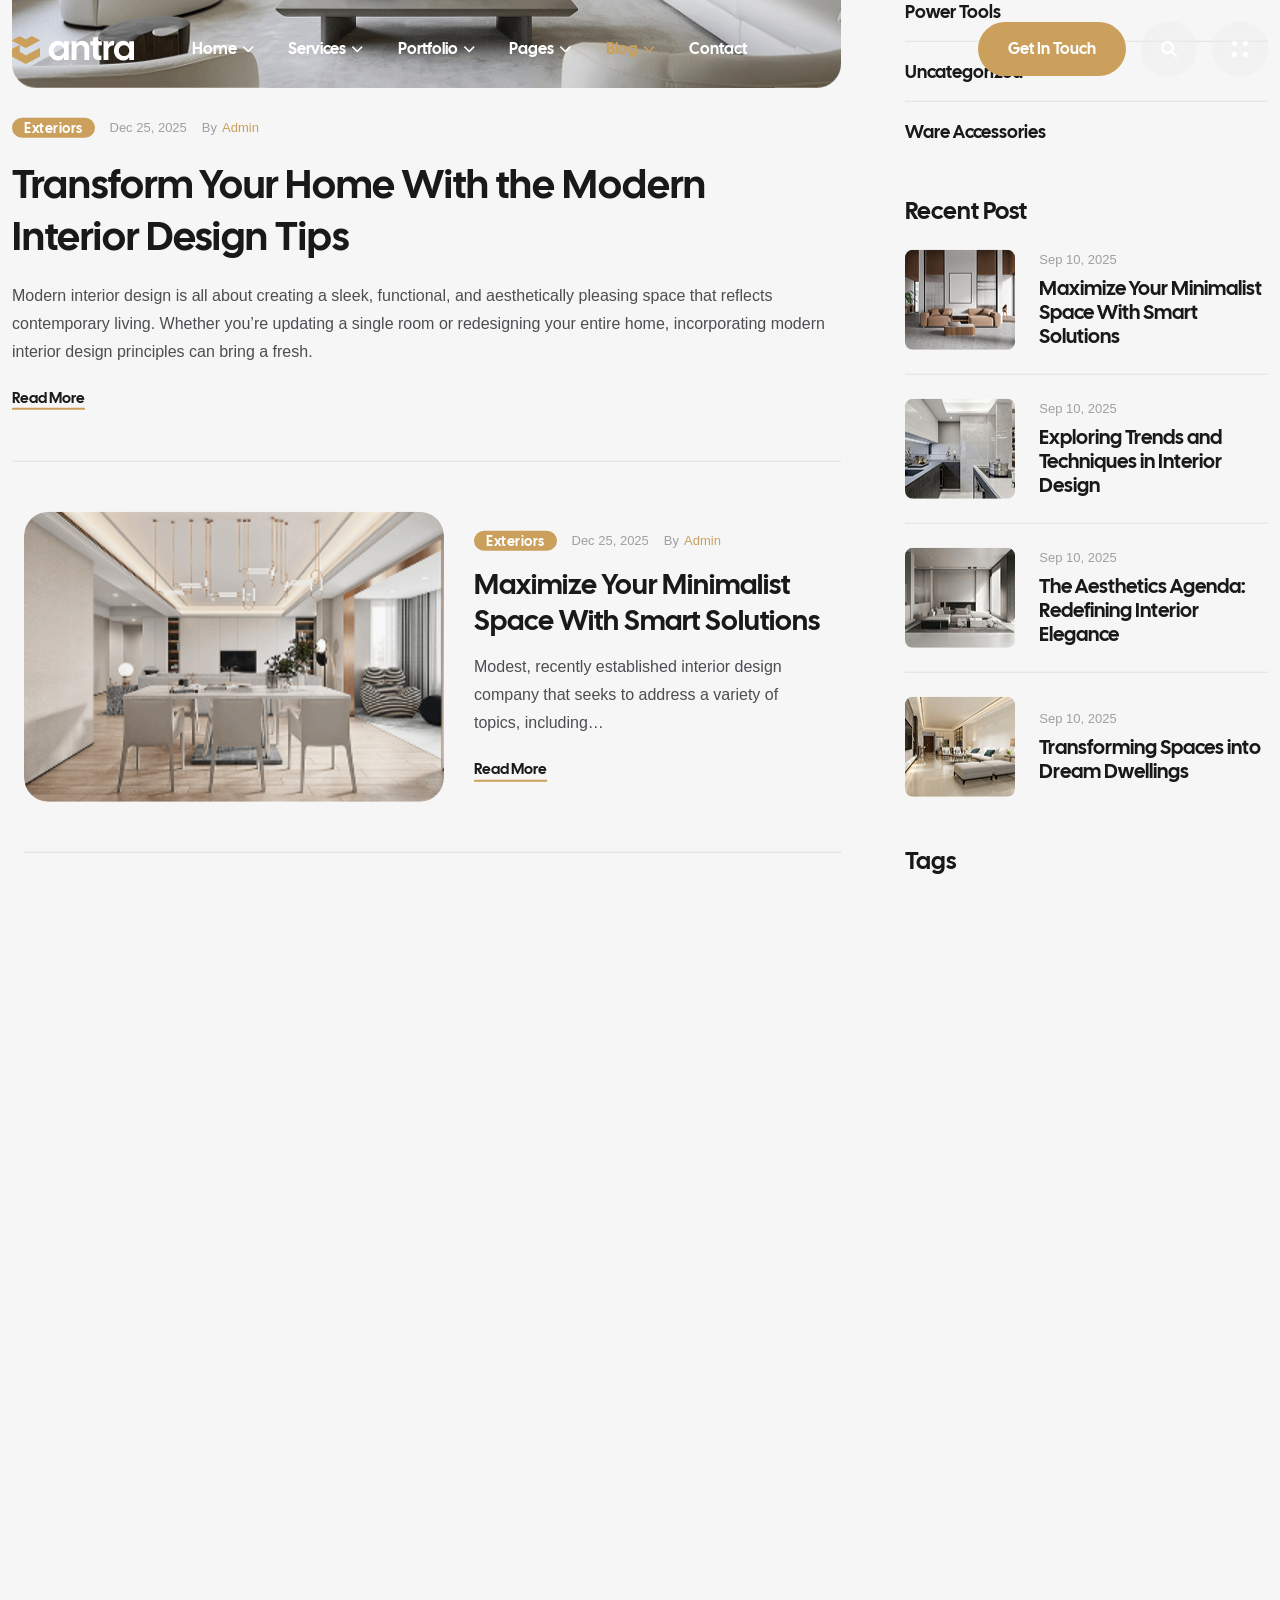
<file: blog-list.html>
<!DOCTYPE html>
<html class="no-js" lang="en">
    
<!-- Mirrored from antra.ibthemespro.com/blog-list.html by HTTrack Website Copier/3.x [XR&CO'2014], Wed, 27 May 2026 12:21:05 GMT -->
<head>
        <meta charset="utf-8">
        <meta http-equiv="x-ua-compatible" content="ie=edge">
        <meta name="viewport" content="width=device-width, initial-scale=1">
        <meta name="description" content="">

        <!-- Site Title -->
        <title>Antra - Architecture & Interior Design HTML Template</title>

        <!-- Place favicon.ico in the root directory -->
        <link rel="shortcut icon" type="image/x-icon" href="assets/img/favicon.png">

        <!-- CSS here -->
        <link rel="stylesheet" href="assets/css/bootstrap.min.css">
        <link rel="stylesheet" href="assets/css/fontawesome.min.css">
        <link rel="stylesheet" href="assets/css/venobox.min.css">
        <link rel="stylesheet" href="assets/css/odometer.min.css">
        <link rel="stylesheet" href="assets/css/nice-select.css">
        <link rel="stylesheet" href="assets/css/carouselTicker.css">
        <link rel="stylesheet" href="assets/css/animation.css">
        <link rel="stylesheet" href="assets/css/swiper.min.css">
        <link rel="stylesheet" href="assets/css/main.css">
    </head>

    <body>

        <!-- preloader -->
        <div class="preloader overflow-hidden">
            <div class="site-name"><span>ANTRA</span></div>
            <div class="preloader-gutters">
                <div class="bar">
                    <div class="inner-bar"></div>
                </div>
                <div class="bar">
                    <div class="inner-bar"></div>
                </div>
                <div class="bar">
                    <div class="inner-bar"></div>
                </div>
                <div class="bar">
                    <div class="inner-bar"></div>
                </div>
                <div class="bar">
                    <div class="inner-bar"></div>
                </div>
                <div class="bar">
                    <div class="inner-bar"></div>
                </div>
                <div class="bar">
                    <div class="inner-bar"></div>
                </div>
                <div class="bar">
                    <div class="inner-bar"></div>
                </div>
            </div>
        </div>
        <!-- /.preloader -->

        <!-- header-area-start -->
        <header class="header sticky-active">
            <div class="primary-header">
                <div class="container">
                    <div class="primary-header-inner">
                        <div class="header-left-wrap">
                            <div class="header-logo d-lg-block">
                                <a href="index.html">
                                    <img src="assets/img/logo/logo-2.png" alt="logo">
                                </a>
                            </div>
                            <div class="header-menu-wrap">
                                <div class="mobile-menu-items">
                                    <ul>
                                        <li class="menu-item-has-children">
                                            <a href="#">Home</a>
                                            <ul>
                                                <li><a href="index.html">Home One</a></li>
                                                <li><a href="index-2.html">Home Two</a></li>
                                                <li><a href="index-3.html">Home Three</a></li>
                                                <li><a href="index-4.html">Home Four</a></li>
                                                <li><a href="index-5.html">Home Five</a></li>
                                                <li><a href="index-6.html">Home Six</a></li>
                                                <li><a href="index-7.html">Home Seven</a></li>
                                                <li><a href="index-8.html">Home Eight</a></li>
                                                <li><a href="index-9.html">Home Nine</a></li>
                                            </ul>
                                        </li>
                                        <li class="menu-item-has-children">
                                            <a href="service.html">Services</a>
                                            <ul>
                                                <li><a href="service.html">Service Style 1</a></li>
                                                <li><a href="service-2.html">Service Style 2</a></li>
                                                <li><a href="service-3.html">Service Style 3</a></li>
                                                <li><a href="service-details.html">Service Details</a></li>
                                            </ul>
                                        </li>
                                        <li class="menu-item-has-children">
                                            <a href="service.html">Portfolio</a>
                                            <ul>
                                                <li><a href="portfolio.html">Portfolio Style 1</a></li>
                                                <li><a href="portfolio-2.html">Portfolio Style 2</a></li>
                                                <li><a href="portfolio-3.html">Portfolio Style 3</a></li>
                                                <li><a href="portfolio-details.html">Portfolio Details</a></li>
                                            </ul>
                                        </li>
                                        <li class="menu-item-has-children">
                                            <a href="#">Pages</a>
                                            <ul>
                                                <li><a href="about.html">About Us</a></li>
                                                <li><a href="team.html">Team</a></li>
                                                <li><a href="team-details.html">Team Details</a></li>
                                                <li><a href="pricing.html">Pricing Plans</a></li>
                                                <li><a href="gallary-1.html">Gallary Style 1</a></li>
                                                <li><a href="gallary-2.html">Gallary Style 2</a></li>
                                                <li><a href="shop.html">Shop</a></li>
                                                <li><a href="shop-details.html">Shop Single</a></li>
                                                <li><a href="faq.html">Faq</a></li>
                                                <li><a href="error.html">404 Error</a></li>
                                                <li><a href="coming-soon.html">Coming Soon</a></li>
                                            </ul>
                                        </li>
                                        <li class="menu-item-has-children active">
                                            <a href="blog-grid.html">Blog</a>
                                            <ul>
                                                <li><a href="blog-grid.html">Blog Grid</a></li>
                                                <li class="active"><a href="blog-list.html">Blog List</a></li>
                                                <li><a href="blog-standard.html">Blog Standard</a></li>
                                                <li><a href="blog-single.html">Blog Single</a></li>
                                                <li><a href="blog-details.html">Blog Details</a></li>
                                            </ul>
                                        </li>
                                        <li><a href="contact.html">Contact</a></li>
                                    </ul>
                                </div>
                            </div>
                            <!-- /.header-menu-wrap -->
                        </div>
                        <div class="header-right-wrap">
                            <a href="tel:+480123678900" class="header-contact">
                                <span class="icon"><i class="fa-regular fa-phone"></i></span>
                                <span class="content">
                                    <span class="call-text">Call Us Phone</span>
                                    <span class="call-number">(+480) 123 678 900</span>
                                </span>
                            </a>
                            <div class="header-btn-wrap">
                                <a href="contact.html" class="tl-primary-btn header-btn">Get in Touch</a>
                            </div>
                            <div class="search-icon dl-search-icon">
                                <i class="fa-solid fa-magnifying-glass"></i>
                            </div>
                            <div class="sidebar-icon">
                                <button class="sidebar-trigger open">
                                    <svg width="16" height="16" viewBox="0 0 16 16" fill="none" xmlns="http://www.w3.org/2000/svg">
                                        <path d="M11 2C11 0.89543 11.8954 0 13 0H14C15.1046 0 16 0.895431 16 2V3C16 4.10457 15.1046 5 14 5H13C11.8954 5 11 4.10457 11 3V2Z" fill="white"/>
                                        <path d="M0 2C0 0.89543 0.895431 0 2 0H3C4.10457 0 5 0.895431 5 2V3C5 4.10457 4.10457 5 3 5H2C0.89543 5 0 4.10457 0 3V2Z" fill="white"/>
                                        <path d="M0 13C0 11.8954 0.895431 11 2 11H3C4.10457 11 5 11.8954 5 13V14C5 15.1046 4.10457 16 3 16H2C0.89543 16 0 15.1046 0 14V13Z" fill="white"/>
                                        <path d="M11 13C11 11.8954 11.8954 11 13 11H14C15.1046 11 16 11.8954 16 13V14C16 15.1046 15.1046 16 14 16H13C11.8954 16 11 15.1046 11 14V13Z" fill="white"/>
                                    </svg>
                                </button>
                            </div>
                            <!-- /.header-right -->
                        </div>
                    </div>
                    <!-- /.primary-header-inner -->
                </div>
            </div>
        </header>
        <!-- /.Main Header -->

        <div id="popup-search-box">
            <div class="box-inner-wrap d-flex align-items-center">
                <form id="form" action="#" method="get" role="search">
                    <input id="popup-search" type="text" name="s" placeholder="Type keywords here...">
                </form>
                <div class="search-close"><i class="fa-sharp fa-regular fa-xmark"></i></div>
            </div>
        </div>
        <!-- /#popup-search-box -->

        <div id="sidebar-area" class="sidebar-area">
            <button class="sidebar-trigger close">
                <svg
                    class="sidebar-close"
                    xmlns="http://www.w3.org/2000/svg"
                    xmlns:xlink="http://www.w3.org/1999/xlink"
                    x="0px"
                    y="0px"
                    width="16px"
                    height="12.7px"
                    viewBox="0 0 16 12.7"
                    style="enable-background: new 0 0 16 12.7"
                    xml:space="preserve">
                    <g>
                        <rect
                            x="0"
                            y="5.4"
                            transform="matrix(0.7071 -0.7071 0.7071 0.7071 -2.1569 7.5208)"
                            width="16"
                            height="2"
                        ></rect>
                        <rect
                            x="0"
                            y="5.4"
                            transform="matrix(0.7071 0.7071 -0.7071 0.7071 6.8431 -3.7929)"
                            width="16"
                            height="2"
                        ></rect>
                    </g>
                </svg>
            </button>
            <div class="side-menu-content">
                <div class="side-menu-logo">
                    <a class="dark-img" href="index.html"><img src="assets/img/logo/logo-2.png" alt="logo"></a>
                    <a class="light-img" href="index.html"><img src="assets/img/logo/logo-1.png" alt="logo"></a>
                </div>
                <div class="side-menu-wrap"></div>
                <div class="side-menu-about">
                    <h4 class="title">We Shape Interior Designs, Crafting Timeless and Inspiring Spaces</h4>
                </div>
                <div class="side-menu-gallary">
                    <div class="side-menu-gallary-item">
                        <a href="assets/img/project/sidebar-gallary-1.png" class="venobox" data-gall="gallary1"><img src="assets/img/project/sidebar-gallary-1.png" alt="img"></a>
                    </div>
                    <div class="side-menu-gallary-item">
                        <a href="assets/img/project/sidebar-gallary-2.png" class="venobox" data-gall="gallary1"><img src="assets/img/project/sidebar-gallary-2.png" alt="img"></a>
                    </div>
                    <div class="side-menu-gallary-item">
                        <a href="assets/img/project/sidebar-gallary-3.png" class="venobox" data-gall="gallary1"><img src="assets/img/project/sidebar-gallary-3.png" alt="img"></a>
                    </div>
                    <div class="side-menu-gallary-item">
                        <a href="assets/img/project/sidebar-gallary-4.png" class="venobox" data-gall="gallary1"><img src="assets/img/project/sidebar-gallary-4.png" alt="img"></a>
                    </div>
                    <div class="side-menu-gallary-item">
                        <a href="assets/img/project/sidebar-gallary-5.png" class="venobox" data-gall="gallary1"><img src="assets/img/project/sidebar-gallary-5.png" alt="img"></a>
                    </div>
                    <div class="side-menu-gallary-item">
                        <a href="assets/img/project/sidebar-gallary-6.png" class="venobox" data-gall="gallary1"><img src="assets/img/project/sidebar-gallary-6.png" alt="img"></a>
                    </div>
                </div>
                <div class="side-menu-contact">
                    <ul class="side-menu-list">
                        <li>
                            5609 E Sprague Ave, <br>Spokane Valley, WA 99212,<br> USA
                        </li>
                        <li>
                            <a href="tel:+0844560789">+(084) 456-0789</a>
                        </li>
                        <li>
                            <a class="mail" href="mailto:support@example.com">support@example.com</a>
                        </li>
                    </ul>
                </div>
                <ul class="side-menu-social">
                    <li class="facebook"><a href="#"><i class="fab fa-facebook-f"></i></a></li>
                    <li class="instagram"><a href="#"><i class="fab fa-instagram"></i></a></li>
                    <li class="twitter"><a href="#"><i class="fab fa-twitter"></i></a></li>
                    <li class="g-plus"><a href="#"><i class="fab fa-fab fa-google-plus"></i></a></li>
                </ul>
            </div>
        </div>
        <!--/.sidebar-area-->

        <div class="mobile-side-menu">
            <div class="side-menu-content">
                <div class="side-menu-head">
                    <a href="index.html"><img src="assets/img/logo/logo-2.png" alt="logo"></a>
                    <button class="mobile-side-menu-close"><i class="fa-regular fa-xmark"></i></button>
                </div>
                <div class="side-menu-wrap"></div>
                <div class="side-menu-contact">
                    <div class="side-menu-header">
                        <h3>Contact Us</h3>
                    </div>
                    <ul class="side-menu-list">
                        <li>
                            <i class="fas fa-map-marker-alt"></i>
                            <p>Valentin, Street Road 24, New York, </p>
                        </li>
                        <li>
                            <i class="fas fa-phone"></i>
                            <a href="tel:+000123456789">+000 123 (456) 789</a>
                        </li>
                        <li>
                            <i class="fas fa-envelope-open-text"></i>
                            <a href="mailto:antra@gmail.com">antra@gmail.com</a>
                        </li>
                    </ul>
                </div>
                <ul class="side-menu-social">
                    <li class="facebook"><a href="#"><i class="fab fa-facebook-f"></i></a></li>
                    <li class="instagram"><a href="#"><i class="fab fa-instagram"></i></a></li>
                    <li class="twitter"><a href="#"><i class="fab fa-twitter"></i></a></li>
                    <li class="g-plus"><a href="#"><i class="fab fa-fab fa-google-plus"></i></a></li>
                </ul>
            </div>
        </div>
        <!-- /.mobile-side-menu -->
        <div class="mobile-side-menu-overlay"></div>

    <div id="antra-smooth-wrapper">
        <div id="antra-smooth-content">

        <section class="page-header">
            <div class="bg-img" data-background="assets/img/bg-img/page-header-bg.png"></div>
            <div class="overlay"></div>
            <div class="container">
                <div class="page-header-content">
                    <h1 class="title">Blog</h1>
                    <h4 class="sub-title"><a class='home' href='service.html'>Home </a><span class="icon">-</span><a class='inner-page' href='blog-grid.html'> Blog</a></h4>
                </div>
            </div>
        </section>
        <!-- ./ page-header -->

        <section class="blog-section pt-130 pb-130 fade-wrapper">
            <div class="container container-2">
                <div class="row">
                    <div class="col-lg-8 col-md-6">
                        <div class="post-card inner-post">
                            <div class="post-thumb">
                                <img src="assets/img/blog/post-inner-1.png" alt="post">
                            </div>
                            <div class="post-content">
                                <ul class="post-meta">
                                    <li class="category">exteriors</li>
                                    <li>Dec 25, 2025</li>
                                    <li>By <span>Admin</span></li>
                                </ul>
                                <h3 class="title"><a href="blog-details.html">Transform Your Home With the Modern Interior Design Tips</a></h3>
                                <p>Modern interior design is all about creating a sleek, functional, and aesthetically pleasing space that reflects contemporary living. Whether you’re updating a single room or redesigning your entire home, incorporating modern interior design principles can bring a fresh.</p>
                                <a href="blog-details.html" class="read-more">Read More</a>
                            </div>
                        </div>
                        <div class="post-card-wrap post-card-wrap-inner">
                            <div class="post-card">
                                <div class="post-thumb">
                                    <img src="assets/img/blog/post-6.png" alt="post">
                                </div>
                                <div class="post-content">
                                    <ul class="post-meta">
                                        <li class="category">exteriors</li>
                                        <li>Dec 25, 2025</li>
                                        <li>By <span>Admin</span></li>
                                    </ul>
                                    <h3 class="title"><a href="blog-details.html">Maximize Your Minimalist Space With Smart Solutions</a></h3>
                                    <p>Modest, recently established interior design company that seeks to address a variety of topics, including…</p>
                                    <a href="blog-details.html" class="read-more">Read More</a>
                                </div>
                            </div>
                            <div class="post-card">
                                <div class="post-thumb">
                                    <img src="assets/img/blog/post-5.png" alt="post">
                                </div>
                                <div class="post-content">
                                    <ul class="post-meta">
                                        <li class="category">exteriors</li>
                                        <li>Dec 25, 2025</li>
                                        <li>By <span>Admin</span></li>
                                    </ul>
                                    <h3 class="title"><a href="blog-details.html">Perfectly Redefining Interior Spaces for Modern Lifestyles</a></h3>
                                    <p>Modest, recently established interior design company that seeks to address a variety of topics, including…</p>
                                    <a href="blog-details.html" class="read-more">Read More</a>
                                </div>
                            </div>
                            <div class="post-card">
                                <div class="post-thumb">
                                    <img src="assets/img/blog/post-4.png" alt="post">
                                </div>
                                <div class="post-content">
                                    <ul class="post-meta">
                                        <li class="category">exteriors</li>
                                        <li>Dec 25, 2025</li>
                                        <li>By <span>Admin</span></li>
                                    </ul>
                                    <h3 class="title"><a href="blog-details.html">Modern Materials That Elevate Your Home’s Functionality</a></h3>
                                    <p>Modest, recently established interior design company that seeks to address a variety of topics, including…</p>
                                    <a href="blog-details.html" class="read-more">Read More</a>
                                </div>
                            </div>
                            <div class="post-card">
                                <div class="post-thumb">
                                    <img src="assets/img/blog/post-3.png" alt="post">
                                </div>
                                <div class="post-content">
                                    <ul class="post-meta">
                                        <li class="category">exteriors</li>
                                        <li>Dec 25, 2025</li>
                                        <li>By <span>Admin</span></li>
                                    </ul>
                                    <h3 class="title"><a href="blog-details.html">Modern Rooms Creating Elegant Spaces for Relaxation</a></h3>
                                    <p>Modest, recently established interior design company that seeks to address a variety of topics, including…</p>
                                    <a href="blog-details.html" class="read-more">Read More</a>
                                </div>
                            </div>
                            <div class="post-card">
                                <div class="post-thumb">
                                    <img src="assets/img/blog/post-2.png" alt="post">
                                </div>
                                <div class="post-content">
                                    <ul class="post-meta">
                                        <li class="category">exteriors</li>
                                        <li>Dec 25, 2025</li>
                                        <li>By <span>Admin</span></li>
                                    </ul>
                                    <h3 class="title"><a href="blog-details.html">Luxury Living Redefined Elegant for the Modern Home</a></h3>
                                    <p>Modest, recently established interior design company that seeks to address a variety of topics, including…</p>
                                    <a href="blog-details.html" class="read-more">Read More</a>
                                </div>
                            </div>
                        </div>
                        <ul class="pagination-wrap mt-100 justify-content-center">
                            <li><a href="#">1</a></li>
                            <li><a href="#" class="active">2</a></li>
                            <li><a href="#">3</a></li>
                            <li><a href="#"><i class="fa-regular fa-arrow-right"></i></a></li>
                        </ul>
                    </div>
                    <!-- Sidebar Widgets -->
                    <div class="col-lg-4">
                        <div class="sidebar-widget">
                            <h3 class="widget-title">Search</h3>
                            <div class="search-box">
                                <form action="https://antra.ibthemespro.com/contact.php" class="search-form">
                                    <input type="text" class="form-control" placeholder="Search">
                                    <button class="search-btn" type="button">
                                        <i class="fa-regular fa-magnifying-glass"></i>
                                    </button>
                                </form>
                            </div>
                        </div>
                        <div class="sidebar-widget">
                            <h3 class="widget-title">Categories</h3>
                            <ul class="category-list">
                                <li><a href="#">Accessories</a></li>
                                <li><a href="#">Electrical & Lighting</a></li>
                                <li><a href="#">Home Appliance</a></li>
                                <li><a href="#">Power Tools</a></li>
                                <li><a href="#">Uncategorized</a></li>
                                <li><a href="#">Ware Accessories</a></li>
                            </ul>
                        </div>
                        <div class="sidebar-widget">
                            <h3 class="widget-title">Recent Post</h3>
                            <div class="sidebar-post">
                                <img src="assets/img/blog/sidebar-post-1.png" alt="post">
                                <div class="post-content">
                                    <ul class="post-meta">
                                        <li>Sep 10, 2025</li>
                                    </ul>
                                    <h3 class="title"><a href="#">Maximize Your Minimalist Space With Smart Solutions</a></h3>
                                </div>
                            </div>
                            <div class="sidebar-post">
                                <img src="assets/img/blog/sidebar-post-2.png" alt="post">
                                <div class="post-content">
                                    <ul class="post-meta">
                                        <li>Sep 10, 2025</li>
                                    </ul>
                                    <h3 class="title"><a href="#">Exploring Trends and Techniques in Interior Design</a></h3>
                                </div>
                            </div>
                            <div class="sidebar-post">
                                <img src="assets/img/blog/sidebar-post-3.png" alt="post">
                                <div class="post-content">
                                    <ul class="post-meta">
                                        <li>Sep 10, 2025</li>
                                    </ul>
                                    <h3 class="title"><a href="#">The Aesthetics Agenda: Redefining Interior Elegance</a></h3>
                                </div>
                            </div>
                            <div class="sidebar-post">
                                <img src="assets/img/blog/sidebar-post-4.png" alt="post">
                                <div class="post-content">
                                    <ul class="post-meta">
                                        <li>Sep 10, 2025</li>
                                    </ul>
                                    <h3 class="title"><a href="#">Transforming Spaces into Dream Dwellings</a></h3>
                                </div>
                            </div>
                        </div>
                        <div class="sidebar-widget sticky-widget">
                            <h3 class="widget-title">Tags</h3>
                            <ul class="tags">
                                <li><a href="#">Architechture</a></li>
                                <li><a href="#">Construction</a></li>
                                <li><a href="#">Furniture</a></li>
                                <li><a href="#">Design </a></li>
                                <li><a href="#">Interior</a></li>
                                <li><a href="#">Kitchen</a></li>
                                <li><a href="#">Living Room</a></li>
                                <li><a href="#">Building</a></li>
                                <li><a href="#">Planning</a></li>
                            </ul>
                        </div>
                    </div>
                </div>
            </div>
        </section>
        <!-- ./ blog-section -->

        <footer class="footer-section overflow-hidden">
            <div class="footer-bg" data-background="assets/img/bg-img/footer-bg.png"></div>
            <div class="footer-shade"></div>
            <div class="container container-2">
                <div class="row footer-wrap">
                    <div class="col-lg-3 col-md-6">
                        <div class="footer-widget">
                            <div class="widget-header">
                                <div class="footer-logo">
                                    <a href="index.html"><img src="assets/img/logo/logo-2.png" alt="logo"></a>
                                </div>
                            </div>
                            <p class="mb-10">We transform your vision into beautifully <br> crafted spaces.</p>
                            <p class="mb-0">5609 E Sprague Ave, Spokane Valley, <br> WA 99212, USA</p>
                        </div>
                    </div>
                    <div class="col-lg-3 col-md-6">
                        <div class="footer-widget footer-col-2">
                            <ul class="footer-list">
                                <li><a href="about.html">About Us</a></li>
                                <li><a href="service.html">Services</a></li>
                                <li><a href="contact.html">Careers</a></li>
                                <li><a href="team.html">our Team</a></li>
                                <li><a href="blog-grid.html">Blog</a></li>
                                <li><a href="contact.html">Contact Us</a></li>
                            </ul>
                        </div>
                    </div>
                    <div class="col-lg-3 col-md-6">
                        <div class="footer-widget footer-col-2 pl-0">
                            <ul class="footer-list">
                                <li><a href="portfolio-details.html">Our Projects</a></li>
                                <li><a href="contact.html">Partners</a></li>
                                <li><a href="contact.html">Partners Program</a></li>
                                <li><a href="contact.html">Affiliate Program</a></li>
                                <li><a href="contact.html">Terms & Conditions</a></li>
                                <li><a href="contact.html">Support Center</a></li>
                            </ul>
                        </div>
                    </div>
                    <div class="col-lg-3 col-md-6">
                        <div class="footer-widget">
                            <div class="footer-address">
                                <a class="number" href="tel:+(084) 456-0789">+(084) 456-0789</a>
                                <a class="mail" href="tel:">support@example.com</a>
                                <ul class="social-list">
                                    <li><a href="#">Facebook</a></li>
                                    <li><a href="#">Instagram</a></li>
                                    <li><a href="#">YouTube</a></li>
                                    <li><a href="#">Twitter</a></li>
                                </ul>
                            </div>
                        </div>
                    </div>
                </div>
            </div>
            <div class="copyright-area">
                <div class="container">
                    <div class="copyright-content">
                        <p>© 2025 antra. All Rights Reserved.</p>
                    </div>
                </div>
            </div>
            <div class="footer-text"><span>antra</span></div>
        </footer>
        <!-- ./ footer-section -->

        </div>
    </div>

        <div id="scroll-percentage"><span id="scroll-percentage-value"></span></div>
        <!--scrollup-->

        <!-- JS here -->
        <script src="assets/js/vendor/jquary-3.7.1.min.js"></script>
        <script src="assets/js/vendor/bootstrap-bundle.js"></script>
        <script src="assets/js/vendor/imagesloaded-pkgd.js"></script>
        <script src="assets/js/vendor/waypoints.min.js"></script>
        <script src="assets/js/vendor/venobox.min.js"></script>
        <script src="assets/js/vendor/odometer.min.js"></script>
        <script src="assets/js/vendor/meanmenu.js"></script>
        <script src="assets/js/vendor/jquery.isotope.js"></script>
        <script src="assets/js/vendor/swiper.min.js"></script>
        <script src="assets/js/vendor/split-type.min.js"></script>
        <script src="assets/js/vendor/gsap.min.js"></script>
        <script src="assets/js/vendor/scroll-trigger.min.js"></script>
        <script src="assets/js/vendor/scroll-smoother.js"></script>
        <script src="assets/js/vendor/jquery.carouselTicker.js"></script>
        <script src="assets/js/vendor/nice-select.js"></script>
        <script src="assets/js/vendor/three.min.js"></script>
        <script src="assets/js/vendor/panolens.min.js"></script>
        <script src="assets/js/vendor/jquery.event.move.min.js"></script>
        <script src="assets/js/vendor/jquery.twentytwenty.min.js"></script>
        <script src="assets/js/slider.js"></script>
        <script src="assets/js/contact.js"></script>
        <script src="assets/js/main.js"></script>
    </body>

<!-- Mirrored from antra.ibthemespro.com/blog-list.html by HTTrack Website Copier/3.x [XR&CO'2014], Wed, 27 May 2026 12:21:08 GMT -->
</html>
</file>
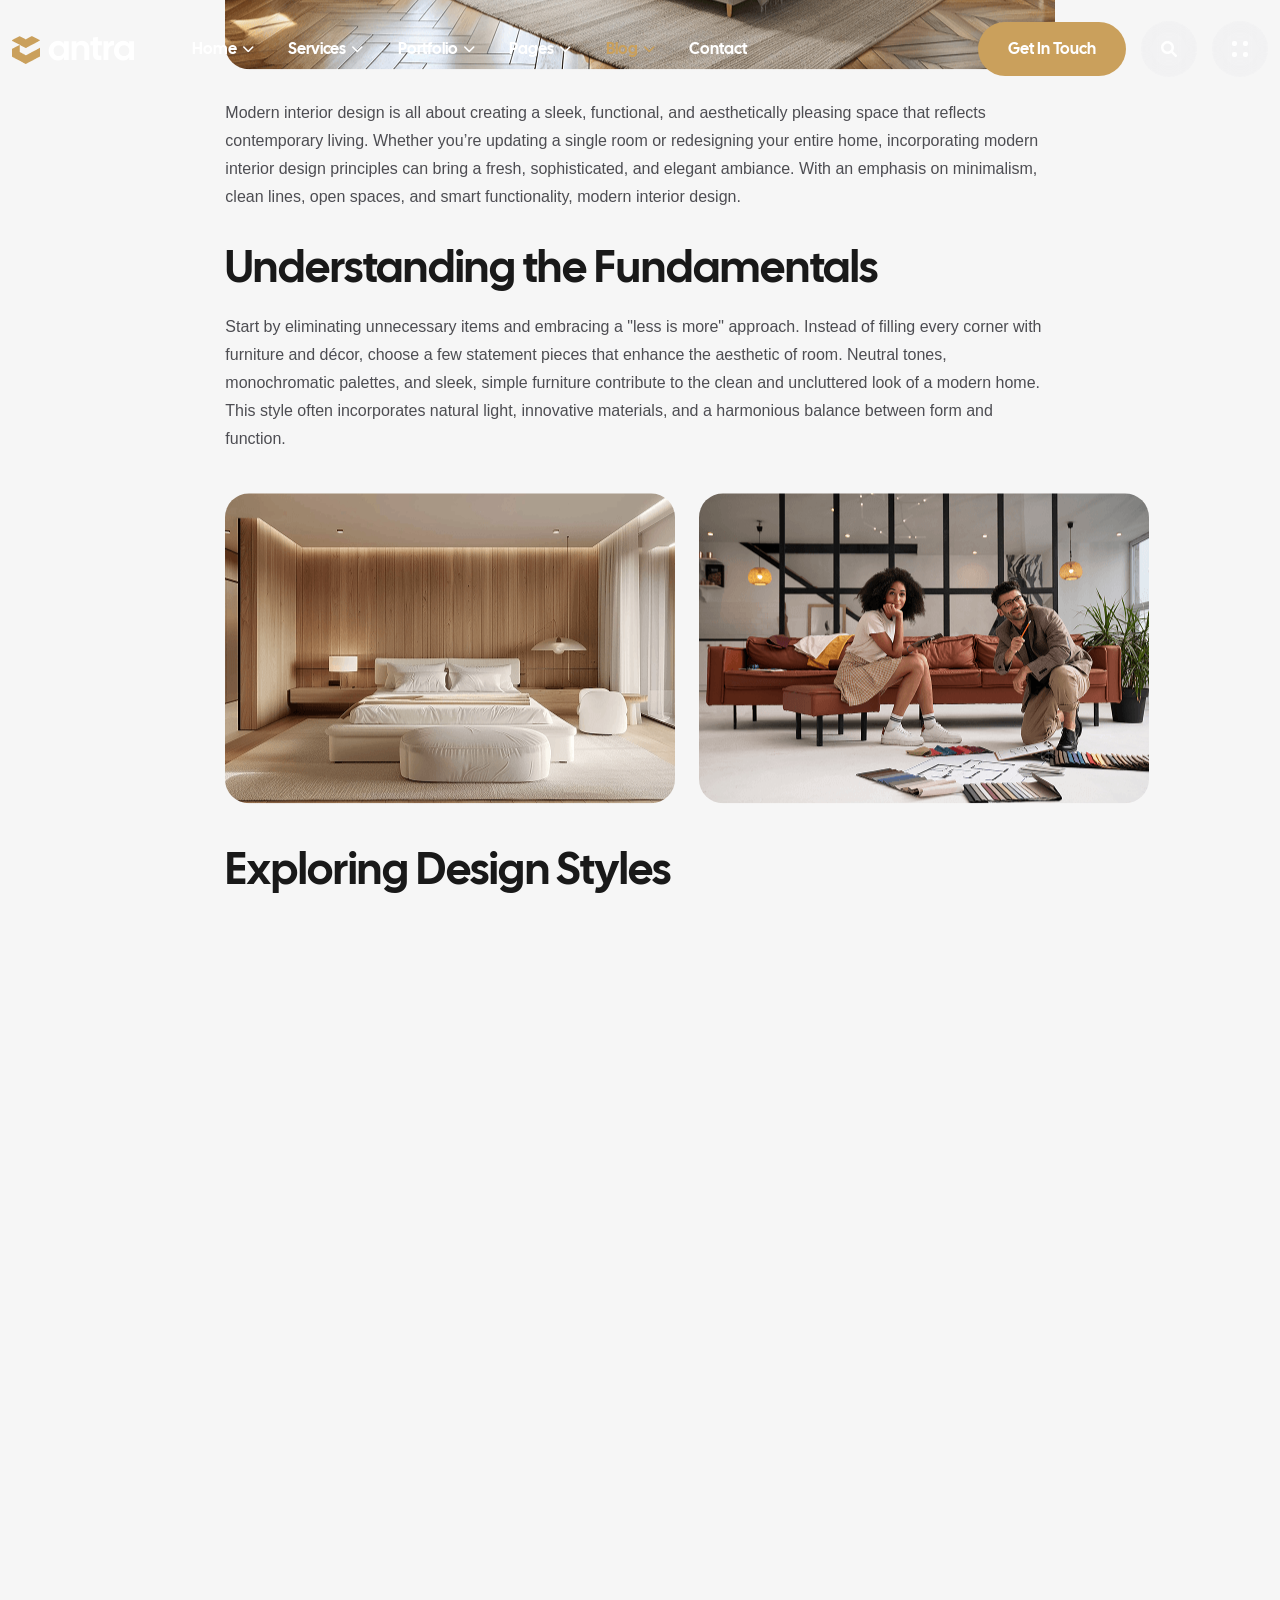
<file: blog-single.html>
<!DOCTYPE html>
<html class="no-js" lang="en">
    
<!-- Mirrored from antra.ibthemespro.com/blog-single.html by HTTrack Website Copier/3.x [XR&CO'2014], Wed, 27 May 2026 12:21:09 GMT -->
<head>
        <meta charset="utf-8">
        <meta http-equiv="x-ua-compatible" content="ie=edge">
        <meta name="viewport" content="width=device-width, initial-scale=1">
        <meta name="description" content="">

        <!-- Site Title -->
        <title>Antra - Architecture & Interior Design HTML Template</title>

        <!-- Place favicon.ico in the root directory -->
        <link rel="shortcut icon" type="image/x-icon" href="assets/img/favicon.png">

        <!-- CSS here -->
        <link rel="stylesheet" href="assets/css/bootstrap.min.css">
        <link rel="stylesheet" href="assets/css/fontawesome.min.css">
        <link rel="stylesheet" href="assets/css/venobox.min.css">
        <link rel="stylesheet" href="assets/css/odometer.min.css">
        <link rel="stylesheet" href="assets/css/nice-select.css">
        <link rel="stylesheet" href="assets/css/carouselTicker.css">
        <link rel="stylesheet" href="assets/css/animation.css">
        <link rel="stylesheet" href="assets/css/swiper.min.css">
        <link rel="stylesheet" href="assets/css/main.css">
    </head>

    <body>

        <!-- preloader -->
        <div class="preloader overflow-hidden">
            <div class="site-name"><span>ANTRA</span></div>
            <div class="preloader-gutters">
                <div class="bar">
                    <div class="inner-bar"></div>
                </div>
                <div class="bar">
                    <div class="inner-bar"></div>
                </div>
                <div class="bar">
                    <div class="inner-bar"></div>
                </div>
                <div class="bar">
                    <div class="inner-bar"></div>
                </div>
                <div class="bar">
                    <div class="inner-bar"></div>
                </div>
                <div class="bar">
                    <div class="inner-bar"></div>
                </div>
                <div class="bar">
                    <div class="inner-bar"></div>
                </div>
                <div class="bar">
                    <div class="inner-bar"></div>
                </div>
            </div>
        </div>
        <!-- /.preloader -->

        <!-- header-area-start -->
        <header class="header sticky-active">
            <div class="primary-header">
                <div class="container">
                    <div class="primary-header-inner">
                        <div class="header-left-wrap">
                            <div class="header-logo d-lg-block">
                                <a href="index.html">
                                    <img src="assets/img/logo/logo-2.png" alt="logo">
                                </a>
                            </div>
                            <div class="header-menu-wrap">
                                <div class="mobile-menu-items">
                                    <ul>
                                        <li class="menu-item-has-children">
                                            <a href="#">Home</a>
                                            <ul>
                                                <li><a href="index.html">Home One</a></li>
                                                <li><a href="index-2.html">Home Two</a></li>
                                                <li><a href="index-3.html">Home Three</a></li>
                                                <li><a href="index-4.html">Home Four</a></li>
                                                <li><a href="index-5.html">Home Five</a></li>
                                                <li><a href="index-6.html">Home Six</a></li>
                                                <li><a href="index-7.html">Home Seven</a></li>
                                                <li><a href="index-8.html">Home Eight</a></li>
                                                <li><a href="index-9.html">Home Nine</a></li>
                                            </ul>
                                        </li>
                                        <li class="menu-item-has-children">
                                            <a href="service.html">Services</a>
                                            <ul>
                                                <li><a href="service.html">Service Style 1</a></li>
                                                <li><a href="service-2.html">Service Style 2</a></li>
                                                <li><a href="service-3.html">Service Style 3</a></li>
                                                <li><a href="service-details.html">Service Details</a></li>
                                            </ul>
                                        </li>
                                        <li class="menu-item-has-children">
                                            <a href="service.html">Portfolio</a>
                                            <ul>
                                                <li><a href="portfolio.html">Portfolio Style 1</a></li>
                                                <li><a href="portfolio-2.html">Portfolio Style 2</a></li>
                                                <li><a href="portfolio-3.html">Portfolio Style 3</a></li>
                                                <li><a href="portfolio-details.html">Portfolio Details</a></li>
                                            </ul>
                                        </li>
                                        <li class="menu-item-has-children">
                                            <a href="#">Pages</a>
                                            <ul>
                                                <li><a href="about.html">About Us</a></li>
                                                <li><a href="team.html">Team</a></li>
                                                <li><a href="team-details.html">Team Details</a></li>
                                                <li><a href="pricing.html">Pricing Plans</a></li>
                                                <li><a href="gallary-1.html">Gallary Style 1</a></li>
                                                <li><a href="gallary-2.html">Gallary Style 2</a></li>
                                                <li><a href="shop.html">Shop</a></li>
                                                <li><a href="shop-details.html">Shop Single</a></li>
                                                <li><a href="faq.html">Faq</a></li>
                                                <li><a href="error.html">404 Error</a></li>
                                                <li><a href="coming-soon.html">Coming Soon</a></li>
                                            </ul>
                                        </li>
                                        <li class="menu-item-has-children active">
                                            <a href="blog-grid.html">Blog</a>
                                            <ul>
                                                <li><a href="blog-grid.html">Blog Grid</a></li>
                                                <li><a href="blog-list.html">Blog List</a></li>
                                                <li><a href="blog-standard.html">Blog Standard</a></li>
                                                <li class="active"><a href="blog-single.html">Blog Single</a></li>
                                                <li><a href="blog-details.html">Blog Details</a></li>
                                            </ul>
                                        </li>
                                        <li><a href="contact.html">Contact</a></li>
                                    </ul>
                                </div>
                            </div>
                            <!-- /.header-menu-wrap -->
                        </div>
                        <div class="header-right-wrap">
                            <a href="tel:+480123678900" class="header-contact">
                                <span class="icon"><i class="fa-regular fa-phone"></i></span>
                                <span class="content">
                                    <span class="call-text">Call Us Phone</span>
                                    <span class="call-number">(+480) 123 678 900</span>
                                </span>
                            </a>
                            <div class="header-btn-wrap">
                                <a href="contact.html" class="tl-primary-btn header-btn">Get in Touch</a>
                            </div>
                            <div class="search-icon dl-search-icon">
                                <i class="fa-solid fa-magnifying-glass"></i>
                            </div>
                            <div class="sidebar-icon">
                                <button class="sidebar-trigger open">
                                    <svg width="16" height="16" viewBox="0 0 16 16" fill="none" xmlns="http://www.w3.org/2000/svg">
                                        <path d="M11 2C11 0.89543 11.8954 0 13 0H14C15.1046 0 16 0.895431 16 2V3C16 4.10457 15.1046 5 14 5H13C11.8954 5 11 4.10457 11 3V2Z" fill="white"/>
                                        <path d="M0 2C0 0.89543 0.895431 0 2 0H3C4.10457 0 5 0.895431 5 2V3C5 4.10457 4.10457 5 3 5H2C0.89543 5 0 4.10457 0 3V2Z" fill="white"/>
                                        <path d="M0 13C0 11.8954 0.895431 11 2 11H3C4.10457 11 5 11.8954 5 13V14C5 15.1046 4.10457 16 3 16H2C0.89543 16 0 15.1046 0 14V13Z" fill="white"/>
                                        <path d="M11 13C11 11.8954 11.8954 11 13 11H14C15.1046 11 16 11.8954 16 13V14C16 15.1046 15.1046 16 14 16H13C11.8954 16 11 15.1046 11 14V13Z" fill="white"/>
                                    </svg>
                                </button>
                            </div>
                            <!-- /.header-right -->
                        </div>
                    </div>
                    <!-- /.primary-header-inner -->
                </div>
            </div>
        </header>
        <!-- /.Main Header -->

        <div id="popup-search-box">
            <div class="box-inner-wrap d-flex align-items-center">
                <form id="form" action="#" method="get" role="search">
                    <input id="popup-search" type="text" name="s" placeholder="Type keywords here...">
                </form>
                <div class="search-close"><i class="fa-sharp fa-regular fa-xmark"></i></div>
            </div>
        </div>
        <!-- /#popup-search-box -->

        <div id="sidebar-area" class="sidebar-area">
            <button class="sidebar-trigger close">
                <svg
                    class="sidebar-close"
                    xmlns="http://www.w3.org/2000/svg"
                    xmlns:xlink="http://www.w3.org/1999/xlink"
                    x="0px"
                    y="0px"
                    width="16px"
                    height="12.7px"
                    viewBox="0 0 16 12.7"
                    style="enable-background: new 0 0 16 12.7"
                    xml:space="preserve">
                    <g>
                        <rect
                            x="0"
                            y="5.4"
                            transform="matrix(0.7071 -0.7071 0.7071 0.7071 -2.1569 7.5208)"
                            width="16"
                            height="2"
                        ></rect>
                        <rect
                            x="0"
                            y="5.4"
                            transform="matrix(0.7071 0.7071 -0.7071 0.7071 6.8431 -3.7929)"
                            width="16"
                            height="2"
                        ></rect>
                    </g>
                </svg>
            </button>
            <div class="side-menu-content">
                <div class="side-menu-logo">
                    <a class="dark-img" href="index.html"><img src="assets/img/logo/logo-2.png" alt="logo"></a>
                    <a class="light-img" href="index.html"><img src="assets/img/logo/logo-1.png" alt="logo"></a>
                </div>
                <div class="side-menu-wrap"></div>
                <div class="side-menu-about">
                    <h4 class="title">We Shape Interior Designs, Crafting Timeless and Inspiring Spaces</h4>
                </div>
                <div class="side-menu-gallary">
                    <div class="side-menu-gallary-item">
                        <a href="assets/img/project/sidebar-gallary-1.png" class="venobox" data-gall="gallary1"><img src="assets/img/project/sidebar-gallary-1.png" alt="img"></a>
                    </div>
                    <div class="side-menu-gallary-item">
                        <a href="assets/img/project/sidebar-gallary-2.png" class="venobox" data-gall="gallary1"><img src="assets/img/project/sidebar-gallary-2.png" alt="img"></a>
                    </div>
                    <div class="side-menu-gallary-item">
                        <a href="assets/img/project/sidebar-gallary-3.png" class="venobox" data-gall="gallary1"><img src="assets/img/project/sidebar-gallary-3.png" alt="img"></a>
                    </div>
                    <div class="side-menu-gallary-item">
                        <a href="assets/img/project/sidebar-gallary-4.png" class="venobox" data-gall="gallary1"><img src="assets/img/project/sidebar-gallary-4.png" alt="img"></a>
                    </div>
                    <div class="side-menu-gallary-item">
                        <a href="assets/img/project/sidebar-gallary-5.png" class="venobox" data-gall="gallary1"><img src="assets/img/project/sidebar-gallary-5.png" alt="img"></a>
                    </div>
                    <div class="side-menu-gallary-item">
                        <a href="assets/img/project/sidebar-gallary-6.png" class="venobox" data-gall="gallary1"><img src="assets/img/project/sidebar-gallary-6.png" alt="img"></a>
                    </div>
                </div>
                <div class="side-menu-contact">
                    <ul class="side-menu-list">
                        <li>
                            5609 E Sprague Ave, <br>Spokane Valley, WA 99212,<br> USA
                        </li>
                        <li>
                            <a href="tel:+0844560789">+(084) 456-0789</a>
                        </li>
                        <li>
                            <a class="mail" href="mailto:support@example.com">support@example.com</a>
                        </li>
                    </ul>
                </div>
                <ul class="side-menu-social">
                    <li class="facebook"><a href="#"><i class="fab fa-facebook-f"></i></a></li>
                    <li class="instagram"><a href="#"><i class="fab fa-instagram"></i></a></li>
                    <li class="twitter"><a href="#"><i class="fab fa-twitter"></i></a></li>
                    <li class="g-plus"><a href="#"><i class="fab fa-fab fa-google-plus"></i></a></li>
                </ul>
            </div>
        </div>
        <!--/.sidebar-area-->

        <div class="mobile-side-menu">
            <div class="side-menu-content">
                <div class="side-menu-head">
                    <a href="index.html"><img src="assets/img/logo/logo-2.png" alt="logo"></a>
                    <button class="mobile-side-menu-close"><i class="fa-regular fa-xmark"></i></button>
                </div>
                <div class="side-menu-wrap"></div>
                <div class="side-menu-contact">
                    <div class="side-menu-header">
                        <h3>Contact Us</h3>
                    </div>
                    <ul class="side-menu-list">
                        <li>
                            <i class="fas fa-map-marker-alt"></i>
                            <p>Valentin, Street Road 24, New York, </p>
                        </li>
                        <li>
                            <i class="fas fa-phone"></i>
                            <a href="tel:+000123456789">+000 123 (456) 789</a>
                        </li>
                        <li>
                            <i class="fas fa-envelope-open-text"></i>
                            <a href="mailto:antra@gmail.com">antra@gmail.com</a>
                        </li>
                    </ul>
                </div>
                <ul class="side-menu-social">
                    <li class="facebook"><a href="#"><i class="fab fa-facebook-f"></i></a></li>
                    <li class="instagram"><a href="#"><i class="fab fa-instagram"></i></a></li>
                    <li class="twitter"><a href="#"><i class="fab fa-twitter"></i></a></li>
                    <li class="g-plus"><a href="#"><i class="fab fa-fab fa-google-plus"></i></a></li>
                </ul>
            </div>
        </div>
        <!-- /.mobile-side-menu -->
        <div class="mobile-side-menu-overlay"></div>

    <div id="antra-smooth-wrapper">
        <div id="antra-smooth-content">

        <section class="page-header">
            <div class="bg-img" data-background="assets/img/bg-img/page-header-bg.png"></div>
            <div class="overlay"></div>
            <div class="container">
                <div class="page-header-content">
                    <h1 class="title">Blog Details</h1>
                    <h4 class="sub-title"><a class='home' href='service.html'>Home </a><span class="icon">-</span><a class='inner-page' href='blog-details.html'> Blog Details</a></h4>
                </div>
            </div>
        </section>
        <!-- ./ page-header -->

        <section class="blog-details pt-150 pb-150 overflow-hidden">
            <div class="container container-2">
                <div class="row gy-5 justify-content-center">
                    <div class="col-lg-8 col-md-12">
                        <div class="blog-details-wrap">
                            <div class="post-card post-card-2 inner-post">
                                <div class="post-content">
                                    <ul class="post-meta">
                                        <li class="category">exteriors</li>
                                        <li>Dec 25, 2025</li>
                                        <li>By <span>Admin</span></li>
                                    </ul>
                                    <h3 class="title">Transform Your Home With the Modern Interior Design Tips</h3>
                                </div>
                            </div>
                            <div class="blog-details-img mb-30">
                                <img src="assets/img/blog/blog-details-img.png" alt="blog">
                            </div>
                            <div class="blog-details-content">
                                <p class="mb-30">Modern interior design is all about creating a sleek, functional, and aesthetically pleasing space that reflects contemporary living. Whether you’re updating a single room or redesigning your entire home, incorporating modern interior design principles can bring a fresh, sophisticated, and elegant ambiance. With an emphasis on minimalism, clean lines, open spaces, and smart functionality, modern interior design.</p>
                                <h3 class="details-title-2">Understanding the Fundamentals</h3>
                                <p class="mb-40">Start by eliminating unnecessary items and embracing a "less is more" approach. Instead of filling every corner with furniture and décor, choose a few statement pieces that enhance the aesthetic of room. Neutral tones, monochromatic palettes, and sleek, simple furniture contribute to the clean and uncluttered look of a modern home. This style often incorporates natural light, innovative materials, and a harmonious balance between form and function.</p>
                                <div class="details-img-wrap mt-40 mb-40">
                                    <img src="assets/img/blog/blog-details-img-1.png" alt="blog">
                                    <img src="assets/img/blog/blog-details-img-2.png" alt="blog">
                                </div>
                                <h3 class="details-title-2">Exploring Design Styles</h3>
                                <p class="mb-40">Modern interior design prioritizes furniture that is both aesthetically pleasing and highly functional. Look for multi-purpose furniture such as extendable dining tables, sofa beds, or modular shelving units that provide storage solutions while maintaining a sleek look. Additionally, investing in ergonomic seating and workspaces enhances comfort and practicality, especially for home offices.</p>
                                <blockquote class="mb-40">
                                    <div class="shape"><img src="assets/img/icon/blog-details-1.png" alt="icon"></div>
                                    <div class="icon"><img src="assets/img/icon/quote-2.png" alt="quote"></div>
                                    <div class="content">
                                        <p>“Modern interior design transforms ordinary spaces extraordinary environments. The core principle of modern design is "less is more," focusing on simplicity and the elimination of clutter.”</p>
                                        <h4 class="author">Aaliyah Brown</h4>
                                    </div>
                                </blockquote>
                                <h3 class="details-title-2">Bringing Modern Interior Design</h3>
                                <p>Incorporating these modern interior design tips, you can transform your home into a stylish, functional, and comfortable haven. Whether you’re making small updates or going for a full renovation, focusing on minimalism, smart technology, natural elements, and functional and enhance the modern look.</p>
                            </div>
                            <div class="tags">
                                <ul class="tag-list">
                                    <li><a href="#">Furniture</a></li>
                                    <li><a href="#">Design</a></li>
                                    <li><a href="#">Interior</a></li>
                                </ul>
                            </div>
                            <div class="comments-area">
                                <div class="section-heading">
                                    <h2 class="section-title">Customer Reviews</h2>
                                </div>
                                <div class="comment-item">
                                    <div class="comment-thumb">
                                        <img src="assets/img/blog/comment-thumb-1.png" alt="author">
                                    </div>
                                    <div class="comment-info">
                                        <div class="comment-top">
                                            <h3 class="author">Roberto Miles </h3>
                                            <div class="comments-meta">
                                                <span>10 Dec, 2025 </span>
                                            </div>
                                        </div>
                                        <p>
                                            Implement advanced grid integration strategies to seamlessly integrate solar energy into Existing power grids. This includes deploying grid-friendly inverters
                                        </p>
                                        <button class="reply"><img src="assets/img/icon/arrow-left.png" alt="arrow">Reply</button>
                                    </div>
                                </div>
                                <div class="comment-item item-2">
                                    <div class="comment-thumb">
                                        <img src="assets/img/blog/comment-thumb-2.png" alt="author">
                                    </div>
                                    <div class="comment-info">
                                        <div class="comment-top">
                                            <h3 class="author">Jenny Wilson </h3>
                                            <div class="comments-meta">
                                                <span>10 Dec, 2025 </span>
                                            </div>
                                        </div>
                                        <p>
                                            Implement advanced grid integration strategies to seamlessly integrate solar energy into Existing power grids. This includes deploying grid-friendly inverters
                                        </p>
                                        <button class="reply"><img src="assets/img/icon/arrow-left.png" alt="arrow">Reply</button>
                                    </div>
                                </div>
                                <div class="comment-item">
                                    <div class="comment-thumb">
                                        <img src="assets/img/blog/comment-thumb-3.png" alt="author">
                                    </div>
                                    <div class="comment-info">
                                        <div class="comment-top">
                                            <h3 class="author">Jenny Wilson </h3>
                                            <div class="comments-meta">
                                                <span>10 Dec, 2025 </span>
                                            </div>
                                        </div>
                                        <p>
                                            Implement advanced grid integration strategies to seamlessly integrate solar energy into Existing power grids. This includes deploying grid-friendly inverters
                                        </p>
                                        <button class="reply"><img src="assets/img/icon/arrow-left.png" alt="arrow">Reply</button>
                                    </div>
                                </div>
                            </div>
                            <!-- ./ comments-area -->
                            <div class="form-wrap pt-70">
                                <div class="blog-contact-form">
                                    <h2 class="title">Post Comment</h2>
                                    <div class="request-form">
                                        <form action="https://antra.ibthemespro.com/mail.php" method="post" id="ajax_contact" class="form-horizontal">
                                            <div class="form-group row">
                                                <div class="col-md-4">
                                                    <div class="form-item">
                                                        <input type="text" id="fullname" name="fullname" class="form-control" placeholder="Name*">
                                                    </div>
                                                </div>
                                                <div class="col-md-4">
                                                    <div class="form-item">
                                                        <input type="email" id="email" name="email" class="form-control" placeholder="Email*">
                                                    </div>
                                                </div>
                                                <div class="col-md-4">
                                                    <div class="form-item">
                                                        <input type="website" id="website" name="website" class="form-control" placeholder="Website*">
                                                    </div>
                                                </div>
                                            </div>
                                            <div class="form-group row">
                                                <div class="col-md-12">
                                                    <div class="form-item message-item">
                                                        <textarea id="message" name="message" cols="30" rows="8" class="form-control address" placeholder="Comment*"></textarea>
                                                    </div>
                                                </div>
                                            </div>
                                            <div class="submit-btn">
                                                <button id="submit" class="tl-primary-btn" type="submit">Post Comment<span class="icon"><i class="fa-regular fa-arrow-right"></i></span></button>
                                            </div>
                                        </form>
                                    </div>
                                </div>
                            </div>
                            <!-- ./ form-wrap -->
                        </div>
                    </div>
                </div>
            </div>
        </section>
        <!-- ./ Blog Details -->

        <footer class="footer-section overflow-hidden">
            <div class="footer-bg" data-background="assets/img/bg-img/footer-bg.png"></div>
            <div class="footer-shade"></div>
            <div class="container container-2">
                <div class="row footer-wrap">
                    <div class="col-lg-3 col-md-6">
                        <div class="footer-widget">
                            <div class="widget-header">
                                <div class="footer-logo">
                                    <a href="index.html"><img src="assets/img/logo/logo-2.png" alt="logo"></a>
                                </div>
                            </div>
                            <p class="mb-10">We transform your vision into beautifully <br> crafted spaces.</p>
                            <p class="mb-0">5609 E Sprague Ave, Spokane Valley, <br> WA 99212, USA</p>
                        </div>
                    </div>
                    <div class="col-lg-3 col-md-6">
                        <div class="footer-widget footer-col-2">
                            <ul class="footer-list">
                                <li><a href="about.html">About Us</a></li>
                                <li><a href="service.html">Services</a></li>
                                <li><a href="contact.html">Careers</a></li>
                                <li><a href="team.html">our Team</a></li>
                                <li><a href="blog-grid.html">Blog</a></li>
                                <li><a href="contact.html">Contact Us</a></li>
                            </ul>
                        </div>
                    </div>
                    <div class="col-lg-3 col-md-6">
                        <div class="footer-widget footer-col-2 pl-0">
                            <ul class="footer-list">
                                <li><a href="portfolio-details.html">Our Projects</a></li>
                                <li><a href="contact.html">Partners</a></li>
                                <li><a href="contact.html">Partners Program</a></li>
                                <li><a href="contact.html">Affiliate Program</a></li>
                                <li><a href="contact.html">Terms & Conditions</a></li>
                                <li><a href="contact.html">Support Center</a></li>
                            </ul>
                        </div>
                    </div>
                    <div class="col-lg-3 col-md-6">
                        <div class="footer-widget">
                            <div class="footer-address">
                                <a class="number" href="tel:+0844560789">+(084) 456-0789</a>
                                <a class="mail" href="tel:">support@example.com</a>
                                <ul class="social-list">
                                    <li><a href="#">Facebook</a></li>
                                    <li><a href="#">Instagram</a></li>
                                    <li><a href="#">YouTube</a></li>
                                    <li><a href="#">Twitter</a></li>
                                </ul>
                            </div>
                        </div>
                    </div>
                </div>
            </div>
            <div class="copyright-area">
                <div class="container">
                    <div class="copyright-content">
                        <p>© 2025 antra. All Rights Reserved.</p>
                    </div>
                </div>
            </div>
            <div class="footer-text"><span>antra</span></div>
        </footer>
        <!-- ./ footer-section -->

        </div>
    </div>

        <div id="scroll-percentage"><span id="scroll-percentage-value"></span></div>
        <!--scrollup-->

        <!-- JS here -->
        <script src="assets/js/vendor/jquary-3.7.1.min.js"></script>
        <script src="assets/js/vendor/bootstrap-bundle.js"></script>
        <script src="assets/js/vendor/imagesloaded-pkgd.js"></script>
        <script src="assets/js/vendor/waypoints.min.js"></script>
        <script src="assets/js/vendor/venobox.min.js"></script>
        <script src="assets/js/vendor/odometer.min.js"></script>
        <script src="assets/js/vendor/meanmenu.js"></script>
        <script src="assets/js/vendor/jquery.isotope.js"></script>
        <script src="assets/js/vendor/swiper.min.js"></script>
        <script src="assets/js/vendor/split-type.min.js"></script>
        <script src="assets/js/vendor/gsap.min.js"></script>
        <script src="assets/js/vendor/scroll-trigger.min.js"></script>
        <script src="assets/js/vendor/scroll-smoother.js"></script>
        <script src="assets/js/vendor/jquery.carouselTicker.js"></script>
        <script src="assets/js/vendor/nice-select.js"></script>
        <script src="assets/js/vendor/three.min.js"></script>
        <script src="assets/js/vendor/panolens.min.js"></script>
        <script src="assets/js/vendor/jquery.event.move.min.js"></script>
        <script src="assets/js/vendor/jquery.twentytwenty.min.js"></script>
        <script src="assets/js/slider.js"></script>
        <script src="assets/js/contact.js"></script>
        <script src="assets/js/main.js"></script>
    </body>

<!-- Mirrored from antra.ibthemespro.com/blog-single.html by HTTrack Website Copier/3.x [XR&CO'2014], Wed, 27 May 2026 12:21:14 GMT -->
</html>
</file>
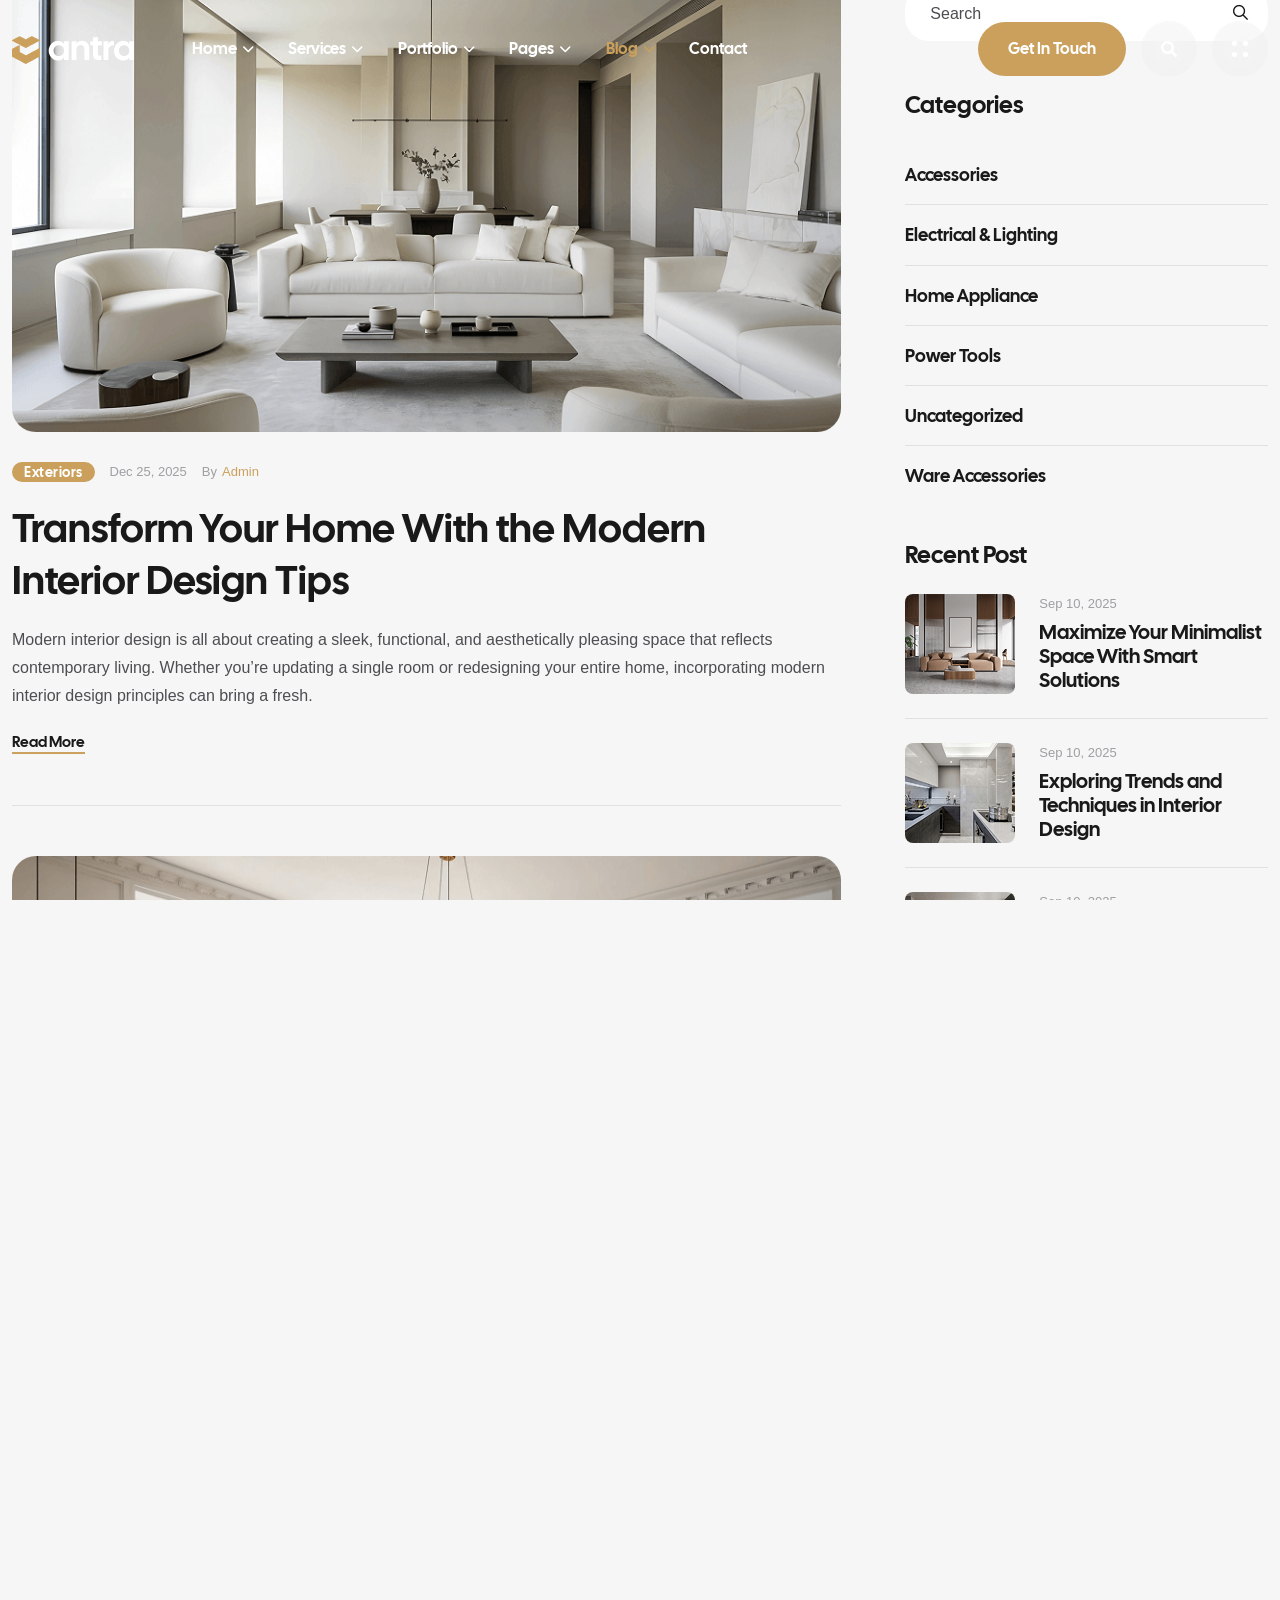
<file: blog-standard.html>
<!DOCTYPE html>
<html class="no-js" lang="en">
    
<!-- Mirrored from antra.ibthemespro.com/blog-standard.html by HTTrack Website Copier/3.x [XR&CO'2014], Wed, 27 May 2026 12:21:08 GMT -->
<head>
        <meta charset="utf-8">
        <meta http-equiv="x-ua-compatible" content="ie=edge">
        <meta name="viewport" content="width=device-width, initial-scale=1">
        <meta name="description" content="">

        <!-- Site Title -->
        <title>Antra - Architecture & Interior Design HTML Template</title>

        <!-- Place favicon.ico in the root directory -->
        <link rel="shortcut icon" type="image/x-icon" href="assets/img/favicon.png">

        <!-- CSS here -->
        <link rel="stylesheet" href="assets/css/bootstrap.min.css">
        <link rel="stylesheet" href="assets/css/fontawesome.min.css">
        <link rel="stylesheet" href="assets/css/venobox.min.css">
        <link rel="stylesheet" href="assets/css/odometer.min.css">
        <link rel="stylesheet" href="assets/css/nice-select.css">
        <link rel="stylesheet" href="assets/css/carouselTicker.css">
        <link rel="stylesheet" href="assets/css/animation.css">
        <link rel="stylesheet" href="assets/css/swiper.min.css">
        <link rel="stylesheet" href="assets/css/main.css">
    </head>

    <body>

        <!-- preloader -->
        <div class="preloader overflow-hidden">
            <div class="site-name"><span>ANTRA</span></div>
            <div class="preloader-gutters">
                <div class="bar">
                    <div class="inner-bar"></div>
                </div>
                <div class="bar">
                    <div class="inner-bar"></div>
                </div>
                <div class="bar">
                    <div class="inner-bar"></div>
                </div>
                <div class="bar">
                    <div class="inner-bar"></div>
                </div>
                <div class="bar">
                    <div class="inner-bar"></div>
                </div>
                <div class="bar">
                    <div class="inner-bar"></div>
                </div>
                <div class="bar">
                    <div class="inner-bar"></div>
                </div>
                <div class="bar">
                    <div class="inner-bar"></div>
                </div>
            </div>
        </div>
        <!-- /.preloader -->

        <!-- header-area-start -->
        <header class="header sticky-active">
            <div class="primary-header">
                <div class="container">
                    <div class="primary-header-inner">
                        <div class="header-left-wrap">
                            <div class="header-logo d-lg-block">
                                <a href="index.html">
                                    <img src="assets/img/logo/logo-2.png" alt="logo">
                                </a>
                            </div>
                            <div class="header-menu-wrap">
                                <div class="mobile-menu-items">
                                    <ul>
                                        <li class="menu-item-has-children">
                                            <a href="#">Home</a>
                                            <ul>
                                                <li><a href="index.html">Home One</a></li>
                                                <li><a href="index-2.html">Home Two</a></li>
                                                <li><a href="index-3.html">Home Three</a></li>
                                                <li><a href="index-4.html">Home Four</a></li>
                                                <li><a href="index-5.html">Home Five</a></li>
                                                <li><a href="index-6.html">Home Six</a></li>
                                                <li><a href="index-7.html">Home Seven</a></li>
                                                <li><a href="index-8.html">Home Eight</a></li>
                                                <li><a href="index-9.html">Home Nine</a></li>
                                            </ul>
                                        </li>
                                        <li class="menu-item-has-children">
                                            <a href="service.html">Services</a>
                                            <ul>
                                                <li><a href="service.html">Service Style 1</a></li>
                                                <li><a href="service-2.html">Service Style 2</a></li>
                                                <li><a href="service-3.html">Service Style 3</a></li>
                                                <li><a href="service-details.html">Service Details</a></li>
                                            </ul>
                                        </li>
                                        <li class="menu-item-has-children">
                                            <a href="service.html">Portfolio</a>
                                            <ul>
                                                <li><a href="portfolio.html">Portfolio Style 1</a></li>
                                                <li><a href="portfolio-2.html">Portfolio Style 2</a></li>
                                                <li><a href="portfolio-3.html">Portfolio Style 3</a></li>
                                                <li><a href="portfolio-details.html">Portfolio Details</a></li>
                                            </ul>
                                        </li>
                                        <li class="menu-item-has-children">
                                            <a href="#">Pages</a>
                                            <ul>
                                                <li><a href="about.html">About Us</a></li>
                                                <li><a href="team.html">Team</a></li>
                                                <li><a href="team-details.html">Team Details</a></li>
                                                <li><a href="pricing.html">Pricing Plans</a></li>
                                                <li><a href="gallary-1.html">Gallary Style 1</a></li>
                                                <li><a href="gallary-2.html">Gallary Style 2</a></li>
                                                <li><a href="shop.html">Shop</a></li>
                                                <li><a href="shop-details.html">Shop Single</a></li>
                                                <li><a href="faq.html">Faq</a></li>
                                                <li><a href="error.html">404 Error</a></li>
                                                <li><a href="coming-soon.html">Coming Soon</a></li>
                                            </ul>
                                        </li>
                                        <li class="menu-item-has-children active">
                                            <a href="blog-grid.html">Blog</a>
                                            <ul>
                                                <li><a href="blog-grid.html">Blog Grid</a></li>
                                                <li><a href="blog-list.html">Blog List</a></li>
                                                <li class="active"><a href="blog-standard.html">Blog Standard</a></li>
                                                <li><a href="blog-single.html">Blog Single</a></li>
                                                <li><a href="blog-details.html">Blog Details</a></li>
                                            </ul>
                                        </li>
                                        <li><a href="contact.html">Contact</a></li>
                                    </ul>
                                </div>
                            </div>
                            <!-- /.header-menu-wrap -->
                        </div>
                        <div class="header-right-wrap">
                            <a href="tel:+480123678900" class="header-contact">
                                <span class="icon"><i class="fa-regular fa-phone"></i></span>
                                <span class="content">
                                    <span class="call-text">Call Us Phone</span>
                                    <span class="call-number">(+480) 123 678 900</span>
                                </span>
                            </a>
                            <div class="header-btn-wrap">
                                <a href="contact.html" class="tl-primary-btn header-btn">Get in Touch</a>
                            </div>
                            <div class="search-icon dl-search-icon">
                                <i class="fa-solid fa-magnifying-glass"></i>
                            </div>
                            <div class="sidebar-icon">
                                <button class="sidebar-trigger open">
                                    <svg width="16" height="16" viewBox="0 0 16 16" fill="none" xmlns="http://www.w3.org/2000/svg">
                                        <path d="M11 2C11 0.89543 11.8954 0 13 0H14C15.1046 0 16 0.895431 16 2V3C16 4.10457 15.1046 5 14 5H13C11.8954 5 11 4.10457 11 3V2Z" fill="white"/>
                                        <path d="M0 2C0 0.89543 0.895431 0 2 0H3C4.10457 0 5 0.895431 5 2V3C5 4.10457 4.10457 5 3 5H2C0.89543 5 0 4.10457 0 3V2Z" fill="white"/>
                                        <path d="M0 13C0 11.8954 0.895431 11 2 11H3C4.10457 11 5 11.8954 5 13V14C5 15.1046 4.10457 16 3 16H2C0.89543 16 0 15.1046 0 14V13Z" fill="white"/>
                                        <path d="M11 13C11 11.8954 11.8954 11 13 11H14C15.1046 11 16 11.8954 16 13V14C16 15.1046 15.1046 16 14 16H13C11.8954 16 11 15.1046 11 14V13Z" fill="white"/>
                                    </svg>
                                </button>
                            </div>
                            <!-- /.header-right -->
                        </div>
                    </div>
                    <!-- /.primary-header-inner -->
                </div>
            </div>
        </header>
        <!-- /.Main Header -->

        <div id="popup-search-box">
            <div class="box-inner-wrap d-flex align-items-center">
                <form id="form" action="#" method="get" role="search">
                    <input id="popup-search" type="text" name="s" placeholder="Type keywords here...">
                </form>
                <div class="search-close"><i class="fa-sharp fa-regular fa-xmark"></i></div>
            </div>
        </div>
        <!-- /#popup-search-box -->

        <div id="sidebar-area" class="sidebar-area">
            <button class="sidebar-trigger close">
                <svg
                    class="sidebar-close"
                    xmlns="http://www.w3.org/2000/svg"
                    xmlns:xlink="http://www.w3.org/1999/xlink"
                    x="0px"
                    y="0px"
                    width="16px"
                    height="12.7px"
                    viewBox="0 0 16 12.7"
                    style="enable-background: new 0 0 16 12.7"
                    xml:space="preserve">
                    <g>
                        <rect
                            x="0"
                            y="5.4"
                            transform="matrix(0.7071 -0.7071 0.7071 0.7071 -2.1569 7.5208)"
                            width="16"
                            height="2"
                        ></rect>
                        <rect
                            x="0"
                            y="5.4"
                            transform="matrix(0.7071 0.7071 -0.7071 0.7071 6.8431 -3.7929)"
                            width="16"
                            height="2"
                        ></rect>
                    </g>
                </svg>
            </button>
            <div class="side-menu-content">
                <div class="side-menu-logo">
                    <a class="dark-img" href="index.html"><img src="assets/img/logo/logo-2.png" alt="logo"></a>
                    <a class="light-img" href="index.html"><img src="assets/img/logo/logo-1.png" alt="logo"></a>
                </div>
                <div class="side-menu-wrap"></div>
                <div class="side-menu-about">
                    <h4 class="title">We Shape Interior Designs, Crafting Timeless and Inspiring Spaces</h4>
                </div>
                <div class="side-menu-gallary">
                    <div class="side-menu-gallary-item">
                        <a href="assets/img/project/sidebar-gallary-1.png" class="venobox" data-gall="gallary1"><img src="assets/img/project/sidebar-gallary-1.png" alt="img"></a>
                    </div>
                    <div class="side-menu-gallary-item">
                        <a href="assets/img/project/sidebar-gallary-2.png" class="venobox" data-gall="gallary1"><img src="assets/img/project/sidebar-gallary-2.png" alt="img"></a>
                    </div>
                    <div class="side-menu-gallary-item">
                        <a href="assets/img/project/sidebar-gallary-3.png" class="venobox" data-gall="gallary1"><img src="assets/img/project/sidebar-gallary-3.png" alt="img"></a>
                    </div>
                    <div class="side-menu-gallary-item">
                        <a href="assets/img/project/sidebar-gallary-4.png" class="venobox" data-gall="gallary1"><img src="assets/img/project/sidebar-gallary-4.png" alt="img"></a>
                    </div>
                    <div class="side-menu-gallary-item">
                        <a href="assets/img/project/sidebar-gallary-5.png" class="venobox" data-gall="gallary1"><img src="assets/img/project/sidebar-gallary-5.png" alt="img"></a>
                    </div>
                    <div class="side-menu-gallary-item">
                        <a href="assets/img/project/sidebar-gallary-6.png" class="venobox" data-gall="gallary1"><img src="assets/img/project/sidebar-gallary-6.png" alt="img"></a>
                    </div>
                </div>
                <div class="side-menu-contact">
                    <ul class="side-menu-list">
                        <li>
                            5609 E Sprague Ave, <br>Spokane Valley, WA 99212,<br> USA
                        </li>
                        <li>
                            <a href="tel:+0844560789">+(084) 456-0789</a>
                        </li>
                        <li>
                            <a class="mail" href="mailto:support@example.com">support@example.com</a>
                        </li>
                    </ul>
                </div>
                <ul class="side-menu-social">
                    <li class="facebook"><a href="#"><i class="fab fa-facebook-f"></i></a></li>
                    <li class="instagram"><a href="#"><i class="fab fa-instagram"></i></a></li>
                    <li class="twitter"><a href="#"><i class="fab fa-twitter"></i></a></li>
                    <li class="g-plus"><a href="#"><i class="fab fa-fab fa-google-plus"></i></a></li>
                </ul>
            </div>
        </div>
        <!--/.sidebar-area-->

        <div class="mobile-side-menu">
            <div class="side-menu-content">
                <div class="side-menu-head">
                    <a href="index.html"><img src="assets/img/logo/logo-2.png" alt="logo"></a>
                    <button class="mobile-side-menu-close"><i class="fa-regular fa-xmark"></i></button>
                </div>
                <div class="side-menu-wrap"></div>
                <div class="side-menu-contact">
                    <div class="side-menu-header">
                        <h3>Contact Us</h3>
                    </div>
                    <ul class="side-menu-list">
                        <li>
                            <i class="fas fa-map-marker-alt"></i>
                            <p>Valentin, Street Road 24, New York, </p>
                        </li>
                        <li>
                            <i class="fas fa-phone"></i>
                            <a href="tel:+000123456789">+000 123 (456) 789</a>
                        </li>
                        <li>
                            <i class="fas fa-envelope-open-text"></i>
                            <a href="mailto:antra@gmail.com">antra@gmail.com</a>
                        </li>
                    </ul>
                </div>
                <ul class="side-menu-social">
                    <li class="facebook"><a href="#"><i class="fab fa-facebook-f"></i></a></li>
                    <li class="instagram"><a href="#"><i class="fab fa-instagram"></i></a></li>
                    <li class="twitter"><a href="#"><i class="fab fa-twitter"></i></a></li>
                    <li class="g-plus"><a href="#"><i class="fab fa-fab fa-google-plus"></i></a></li>
                </ul>
            </div>
        </div>
        <!-- /.mobile-side-menu -->
        <div class="mobile-side-menu-overlay"></div>

    <div id="antra-smooth-wrapper">
        <div id="antra-smooth-content">

        <section class="page-header">
            <div class="bg-img" data-background="assets/img/bg-img/page-header-bg.png"></div>
            <div class="overlay"></div>
            <div class="container">
                <div class="page-header-content">
                    <h1 class="title">Blog</h1>
                    <h4 class="sub-title"><a class='home' href='service.html'>Home </a><span class="icon">-</span><a class='inner-page' href='blog-grid.html'> Blog</a></h4>
                </div>
            </div>
        </section>
        <!-- ./ page-header -->

        <section class="blog-section pt-130 pb-130 fade-wrapper">
            <div class="container container-2">
                <div class="row">
                    <div class="col-lg-8 col-md-6">
                        <div class="post-inner-card-wrap">
                            <div class="post-card inner-post">
                                <div class="post-thumb">
                                    <img src="assets/img/blog/post-inner-1.png" alt="post">
                                </div>
                                <div class="post-content">
                                    <ul class="post-meta">
                                        <li class="category">exteriors</li>
                                        <li>Dec 25, 2025</li>
                                        <li>By <span>Admin</span></li>
                                    </ul>
                                    <h3 class="title"><a href="blog-details.html">Transform Your Home With the Modern Interior Design Tips</a></h3>
                                    <p>Modern interior design is all about creating a sleek, functional, and aesthetically pleasing space that reflects contemporary living. Whether you’re updating a single room or redesigning your entire home, incorporating modern interior design principles can bring a fresh.</p>
                                    <a href="blog-details.html" class="read-more">Read More</a>
                                </div>
                            </div>
                            <div class="post-card inner-post">
                                <div class="post-thumb">
                                    <img src="assets/img/blog/post-inner-2.png" alt="post">
                                </div>
                                <div class="post-content">
                                    <ul class="post-meta">
                                        <li class="category">exteriors</li>
                                        <li>Dec 25, 2025</li>
                                        <li>By <span>Admin</span></li>
                                    </ul>
                                    <h3 class="title"><a href="blog-details.html">Transform Your Home With the Modern Interior Design Tips</a></h3>
                                    <p>Modern interior design is all about creating a sleek, functional, and aesthetically pleasing space that reflects contemporary living. Whether you’re updating a single room or redesigning your entire home, incorporating modern interior design principles can bring a fresh.</p>
                                    <a href="blog-details.html" class="read-more">Read More</a>
                                </div>
                            </div>
                            <div class="post-card inner-post">
                                <div class="post-thumb">
                                    <img src="assets/img/blog/post-inner-3.png" alt="post">
                                </div>
                                <div class="post-content">
                                    <ul class="post-meta">
                                        <li class="category">exteriors</li>
                                        <li>Dec 25, 2025</li>
                                        <li>By <span>Admin</span></li>
                                    </ul>
                                    <h3 class="title"><a href="blog-details.html">Transform Your Home With the Modern Interior Design Tips</a></h3>
                                    <p>Modern interior design is all about creating a sleek, functional, and aesthetically pleasing space that reflects contemporary living. Whether you’re updating a single room or redesigning your entire home, incorporating modern interior design principles can bring a fresh.</p>
                                    <a href="blog-details.html" class="read-more">Read More</a>
                                </div>
                            </div>
                        </div>
                        <ul class="pagination-wrap mt-100 justify-content-center">
                            <li><a href="#">1</a></li>
                            <li><a href="#" class="active">2</a></li>
                            <li><a href="#">3</a></li>
                            <li><a href="#"><i class="fa-regular fa-arrow-right"></i></a></li>
                        </ul>
                    </div>
                    <!-- Sidebar Widgets -->
                    <div class="col-lg-4">
                        <div class="sidebar-widget">
                            <h3 class="widget-title">Search</h3>
                            <div class="search-box">
                                <form action="https://antra.ibthemespro.com/contact.php" class="search-form">
                                    <input type="text" class="form-control" placeholder="Search">
                                    <button class="search-btn" type="button">
                                        <i class="fa-regular fa-magnifying-glass"></i>
                                    </button>
                                </form>
                            </div>
                        </div>
                        <div class="sidebar-widget">
                            <h3 class="widget-title">Categories</h3>
                            <ul class="category-list">
                                <li><a href="#">Accessories</a></li>
                                <li><a href="#">Electrical & Lighting</a></li>
                                <li><a href="#">Home Appliance</a></li>
                                <li><a href="#">Power Tools</a></li>
                                <li><a href="#">Uncategorized</a></li>
                                <li><a href="#">Ware Accessories</a></li>
                            </ul>
                        </div>
                        <div class="sidebar-widget">
                            <h3 class="widget-title">Recent Post</h3>
                            <div class="sidebar-post">
                                <img src="assets/img/blog/sidebar-post-1.png" alt="post">
                                <div class="post-content">
                                    <ul class="post-meta">
                                        <li>Sep 10, 2025</li>
                                    </ul>
                                    <h3 class="title"><a href="#">Maximize Your Minimalist Space With Smart Solutions</a></h3>
                                </div>
                            </div>
                            <div class="sidebar-post">
                                <img src="assets/img/blog/sidebar-post-2.png" alt="post">
                                <div class="post-content">
                                    <ul class="post-meta">
                                        <li>Sep 10, 2025</li>
                                    </ul>
                                    <h3 class="title"><a href="#">Exploring Trends and Techniques in Interior Design</a></h3>
                                </div>
                            </div>
                            <div class="sidebar-post">
                                <img src="assets/img/blog/sidebar-post-3.png" alt="post">
                                <div class="post-content">
                                    <ul class="post-meta">
                                        <li>Sep 10, 2025</li>
                                    </ul>
                                    <h3 class="title"><a href="#">The Aesthetics Agenda: Redefining Interior Elegance</a></h3>
                                </div>
                            </div>
                            <div class="sidebar-post">
                                <img src="assets/img/blog/sidebar-post-4.png" alt="post">
                                <div class="post-content">
                                    <ul class="post-meta">
                                        <li>Sep 10, 2025</li>
                                    </ul>
                                    <h3 class="title"><a href="#">Transforming Spaces into Dream Dwellings</a></h3>
                                </div>
                            </div>
                        </div>
                        <div class="sidebar-widget sticky-widget">
                            <h3 class="widget-title">Tags</h3>
                            <ul class="tags">
                                <li><a href="#">Architechture</a></li>
                                <li><a href="#">Construction</a></li>
                                <li><a href="#">Furniture</a></li>
                                <li><a href="#">Design </a></li>
                                <li><a href="#">Interior</a></li>
                                <li><a href="#">Kitchen</a></li>
                                <li><a href="#">Living Room</a></li>
                                <li><a href="#">Building</a></li>
                                <li><a href="#">Planning</a></li>
                            </ul>
                        </div>
                    </div>
                </div>
            </div>
        </section>
        <!-- ./ blog-section -->

        <footer class="footer-section overflow-hidden">
            <div class="footer-bg" data-background="assets/img/bg-img/footer-bg.png"></div>
            <div class="footer-shade"></div>
            <div class="container container-2">
                <div class="row footer-wrap">
                    <div class="col-lg-3 col-md-6">
                        <div class="footer-widget">
                            <div class="widget-header">
                                <div class="footer-logo">
                                    <a href="index.html"><img src="assets/img/logo/logo-2.png" alt="logo"></a>
                                </div>
                            </div>
                            <p class="mb-10">We transform your vision into beautifully <br> crafted spaces.</p>
                            <p class="mb-0">5609 E Sprague Ave, Spokane Valley, <br> WA 99212, USA</p>
                        </div>
                    </div>
                    <div class="col-lg-3 col-md-6">
                        <div class="footer-widget footer-col-2">
                            <ul class="footer-list">
                                <li><a href="about.html">About Us</a></li>
                                <li><a href="service.html">Services</a></li>
                                <li><a href="contact.html">Careers</a></li>
                                <li><a href="team.html">our Team</a></li>
                                <li><a href="blog-grid.html">Blog</a></li>
                                <li><a href="contact.html">Contact Us</a></li>
                            </ul>
                        </div>
                    </div>
                    <div class="col-lg-3 col-md-6">
                        <div class="footer-widget footer-col-2 pl-0">
                            <ul class="footer-list">
                                <li><a href="portfolio-details.html">Our Projects</a></li>
                                <li><a href="contact.html">Partners</a></li>
                                <li><a href="contact.html">Partners Program</a></li>
                                <li><a href="contact.html">Affiliate Program</a></li>
                                <li><a href="contact.html">Terms & Conditions</a></li>
                                <li><a href="contact.html">Support Center</a></li>
                            </ul>
                        </div>
                    </div>
                    <div class="col-lg-3 col-md-6">
                        <div class="footer-widget">
                            <div class="footer-address">
                                <a class="number" href="tel:+0844560789">+(084) 456-0789</a>
                                <a class="mail" href="tel:">support@example.com</a>
                                <ul class="social-list">
                                    <li><a href="#">Facebook</a></li>
                                    <li><a href="#">Instagram</a></li>
                                    <li><a href="#">YouTube</a></li>
                                    <li><a href="#">Twitter</a></li>
                                </ul>
                            </div>
                        </div>
                    </div>
                </div>
            </div>
            <div class="copyright-area">
                <div class="container">
                    <div class="copyright-content">
                        <p>© 2025 antra. All Rights Reserved.</p>
                    </div>
                </div>
            </div>
            <div class="footer-text"><span>antra</span></div>
        </footer>
        <!-- ./ footer-section -->

        </div>
    </div>

        <div id="scroll-percentage"><span id="scroll-percentage-value"></span></div>
        <!--scrollup-->

        <!-- JS here -->
        <script src="assets/js/vendor/jquary-3.7.1.min.js"></script>
        <script src="assets/js/vendor/bootstrap-bundle.js"></script>
        <script src="assets/js/vendor/imagesloaded-pkgd.js"></script>
        <script src="assets/js/vendor/waypoints.min.js"></script>
        <script src="assets/js/vendor/venobox.min.js"></script>
        <script src="assets/js/vendor/odometer.min.js"></script>
        <script src="assets/js/vendor/meanmenu.js"></script>
        <script src="assets/js/vendor/jquery.isotope.js"></script>
        <script src="assets/js/vendor/swiper.min.js"></script>
        <script src="assets/js/vendor/split-type.min.js"></script>
        <script src="assets/js/vendor/gsap.min.js"></script>
        <script src="assets/js/vendor/scroll-trigger.min.js"></script>
        <script src="assets/js/vendor/scroll-smoother.js"></script>
        <script src="assets/js/vendor/jquery.carouselTicker.js"></script>
        <script src="assets/js/vendor/nice-select.js"></script>
        <script src="assets/js/vendor/three.min.js"></script>
        <script src="assets/js/vendor/panolens.min.js"></script>
        <script src="assets/js/vendor/jquery.event.move.min.js"></script>
        <script src="assets/js/vendor/jquery.twentytwenty.min.js"></script>
        <script src="assets/js/slider.js"></script>
        <script src="assets/js/contact.js"></script>
        <script src="assets/js/main.js"></script>
    </body>

<!-- Mirrored from antra.ibthemespro.com/blog-standard.html by HTTrack Website Copier/3.x [XR&CO'2014], Wed, 27 May 2026 12:21:09 GMT -->
</html>
</file>
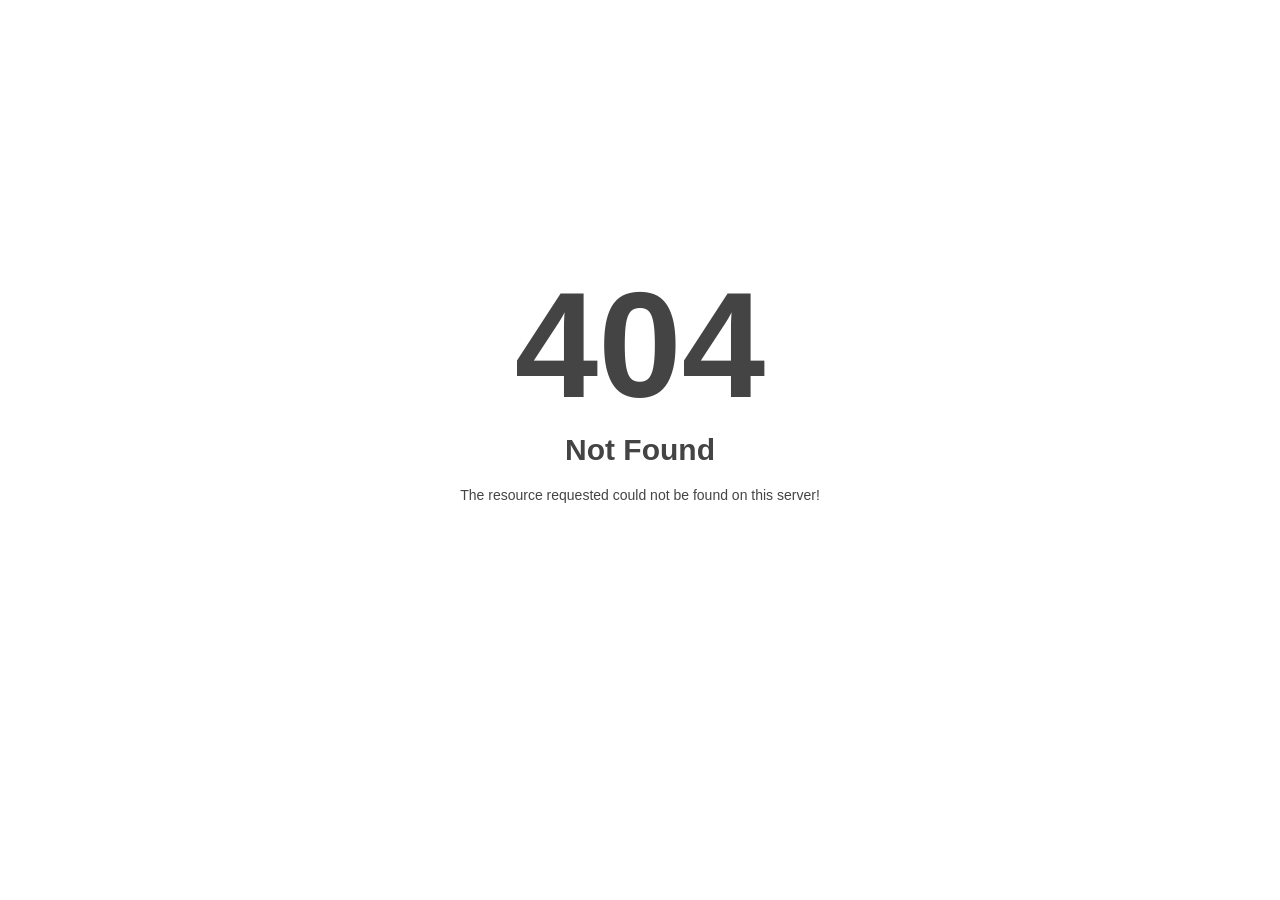
<file: assets/font/fa-v4compatibility-2.html>
<!DOCTYPE html>
<html style="height:100%">
<head>
<meta name="viewport" content="width=device-width, initial-scale=1, shrink-to-fit=no" />
<title> 404 Not Found
</title><style>@media (prefers-color-scheme:dark){body{background-color:#000!important}}</style></head>
<body style="color: #444; margin:0;font: normal 14px/20px Arial, Helvetica, sans-serif; height:100%; background-color: #fff;">
<div style="height:auto; min-height:100%; ">     <div style="text-align: center; width:800px; margin-left: -400px; position:absolute; top: 30%; left:50%;">
        <h1 style="margin:0; font-size:150px; line-height:150px; font-weight:bold;">404</h1>
<h2 style="margin-top:20px;font-size: 30px;">Not Found
</h2>
<p>The resource requested could not be found on this server!</p>
</div></div></body></html>
</file>
<file: assets/css/nice-select.css>
.nice-select {
	-webkit-tap-highlight-color: transparent;
	background-color: #fff;
	border-radius: 5px;
	border: solid 1px #e8e8e8;
	box-sizing: border-box;
	clear: both;
	cursor: pointer;
	display: block;
	float: left;
	font-family: inherit;
	font-size: 14px;
	font-weight: normal;
	height: 42px;
	line-height: 40px;
	outline: none;
	padding-left: 18px;
	padding-right: 30px;
	position: relative;
	text-align: left !important;
	-webkit-transition: all 0.2s ease-in-out;
	transition: all 0.2s ease-in-out;
	-webkit-user-select: none;
	-moz-user-select: none;
	-ms-user-select: none;
	user-select: none;
	white-space: nowrap;
	width: auto;
}

.nice-select:hover {
	border-color: #dbdbdb;
}

.nice-select:active,
.nice-select.open,
.nice-select:focus {
	border-color: #999;
}

.nice-select:after {
	border-bottom: 2px solid #999;
	border-right: 2px solid #999;
	content: '';
	display: block;
	height: 5px;
	margin-top: -4px;
	pointer-events: none;
	position: absolute;
	right: 12px;
	top: 50%;
	-webkit-transform-origin: 66% 66%;
	-ms-transform-origin: 66% 66%;
	transform-origin: 66% 66%;
	-webkit-transform: rotate(45deg);
	-ms-transform: rotate(45deg);
	transform: rotate(45deg);
	-webkit-transition: all 0.15s ease-in-out;
	transition: all 0.15s ease-in-out;
	width: 5px;
}

.nice-select.open:after {
	-webkit-transform: rotate(-135deg);
	-ms-transform: rotate(-135deg);
	transform: rotate(-135deg);
}

.nice-select.open .list {
	opacity: 1;
	pointer-events: auto;
	-webkit-transform: scale(1) translateY(0);
	-ms-transform: scale(1) translateY(0);
	transform: scale(1) translateY(0);
}

.nice-select.disabled {
	border-color: #ededed;
	color: #999;
	pointer-events: none;
}

.nice-select.disabled:after {
	border-color: #cccccc;
}

.nice-select.wide {
	width: 100%;
}

.nice-select.wide .list {
	left: 0 !important;
	right: 0 !important;
}

.nice-select.right {
	float: right;
}

.nice-select.right .list {
	left: auto;
	right: 0;
}

.nice-select.small {
	font-size: 12px;
	height: 36px;
	line-height: 34px;
}

.nice-select.small:after {
	height: 4px;
	width: 4px;
}

.nice-select.small .option {
	line-height: 34px;
	min-height: 34px;
}

.nice-select .list {
	background-color: #fff;
	border-radius: 5px;
	box-shadow: 0 0 0 1px rgba(68, 68, 68, 0.11);
	box-sizing: border-box;
	margin-top: 4px;
	opacity: 0;
	overflow: hidden;
	padding: 0;
	pointer-events: none;
	position: absolute;
	top: 100%;
	left: 0;
	-webkit-transform-origin: 50% 0;
	-ms-transform-origin: 50% 0;
	transform-origin: 50% 0;
	-webkit-transform: scale(0.75) translateY(-21px);
	-ms-transform: scale(0.75) translateY(-21px);
	transform: scale(0.75) translateY(-21px);
	-webkit-transition: all 0.2s cubic-bezier(0.5, 0, 0, 1.25), opacity 0.15s ease-out;
	transition: all 0.2s cubic-bezier(0.5, 0, 0, 1.25), opacity 0.15s ease-out;
	z-index: 9;
}


.nice-select .option {
	cursor: pointer;
	font-weight: 400;
	line-height: 40px;
	list-style: none;
	min-height: 40px;
	outline: none;
	padding-left: 18px;
	padding-right: 29px;
	text-align: left;
	-webkit-transition: all 0.2s;
	transition: all 0.2s;
}



.nice-select .option.selected {
	font-weight: bold;
}

.nice-select .option.disabled {
	background-color: transparent;
	color: #999;
	cursor: default;
}

.no-csspointerevents .nice-select .list {
	display: none;
}

.no-csspointerevents .nice-select.open .list {
	display: block;
}
</file>
<file: assets/css/carouselTicker.css>
/**
 * CSS style for carouselTicker
 **/

.carouselTicker__list {
  margin: 10px 0;
  padding: 0;
  list-style-type: none;
  overflow: hidden;
}

.carouselTicker__item {
  margin: 0 0 0 5px;
  float: left;
  border: 4px solid red;
  width: 100px;
  height: 60px;
  line-height: 60px;
  text-align: center;
}

.carouselTicker__loader {
  position: absolute;
  left: 0;
  right: 0;
  top: 0;
  bottom: 0;
  background: #fff url("../images/loader.html") center center no-repeat;
}

/**
 * CSS style for vertical direction
 **/

.carouselTicker_vertical .carouselTicker__list {
  margin: 0;
}

.carouselTicker_vertical .carouselTicker__item {
  margin: 0 0 5px 0;
  border: 4px solid red;
  width: 100px;
  height: 60px;
  line-height: 60px;
  text-align: center;
}

#carouselTicker .carouselTicker__item,
#carouselTicker-destructor-example .carouselTicker__item,
#carouselTicker-buttons-controls-example .carouselTicker__item {
  width: auto;
  height: auto;
  line-height: normal;
}

.carouselTicker__item img {
  vertical-align: top;
}
</file>
<file: assets/css/animation.css>
/* Text Animation */
.antra-animation,
.antra-animation span {
    animation-duration: 0.3s;
    animation-fill-mode: both;
}

.antra-animation span {
    display: inline-block;
}

/* Fade Effect */
.antra-fadeIn {
    animation-name: asFadeIn;
}

@keyframes asFadeIn {
    from {
        opacity: 0;
    }

    to {
        opacity: 1;
    }
}

.antra-fadeInLeft {
    animation-name: asFadeInLeft;
}

@keyframes asFadeInLeft {
    from {
        opacity: 0;
        transform: translateX(-50px);
    }

    to {
        opacity: 1;
    }
}

.antra-fadeInRight {
    animation-name: asFadeInRight;
}

@keyframes asFadeInRight {
    from {
        opacity: 0;
        transform: translateX(50px);
    }

    to {
        opacity: 1;
    }
}

.antra-fadeInDown {
    animation-name: asFadeInTop;
}

@keyframes asFadeInTop {
    from {
        opacity: 0;
        transform: translateY(-50px);
    }

    to {
        opacity: 1;
    }
}

.antra-fadeInUp {
    animation-name: asFadeInBottom;
}

@keyframes asFadeInBottom {
    from {
        opacity: 0;
        transform: translateY(50px);
    }

    to {
        opacity: 1;
    }
}

/* Move From Effect */
.antra-moveFromLeft {
    animation-name: asMoveFromLeft;
}

@keyframes asMoveFromLeft {
    from {
        visibility: hidden;
        transform: translateX(-50px);
    }

    to {
        visibility: visible;
    }
}

.antra-moveFromRight {
    animation-name: asMoveFromRight;
}

@keyframes asMoveFromRight {
    from {
        visibility: hidden;
        transform: translateX(50px);
    }

    to {
        visibility: visible;
    }
}

.antra-moveFromTop {
    animation-name: asMoveFromTop;
}

@keyframes asMoveFromTop {
    from {
        visibility: hidden;
        transform: translateY(-50px);
    }

    to {
        visibility: visible;
    }
}

.antra-moveFromBottom {
    animation-name: asMoveFromBottom;
}

@keyframes asMoveFromBottom {
    from {
        visibility: hidden;
        transform: translateY(50px);
    }

    to {
        visibility: visible;
    }
}

/* Blur Effect */

.antra-blurIn {
    animation-name: asBlurIn;
}

@keyframes asBlurIn {
    from {
        filter: blur(20px);
        opacity: 0;
    }
}

.antra-blurInLeft {
    animation-name: asBlurInLeft;
}

@keyframes asBlurInLeft {
    from {
        transform: translateX(50px);
        filter: blur(20px);
        opacity: 0;
    }
}

.antra-blurInRight {
    animation-name: asBlurInRight;
}

@keyframes asBlurInRight {
    from {
        transform: translateX(-50px);
        filter: blur(20px);
        opacity: 0;
    }
}

.antra-blurInTop {
    animation-name: asBlurInTop;
}

@keyframes asBlurInTop {
    from {
        transform: translateY(50px);
        filter: blur(20px);
        opacity: 0;
    }
}

.antra-blurInBottom {
    animation-name: asBlurInBottom;
}

@keyframes asBlurInBottom {
    from {
        transform: translateY(-50px);
        filter: blur(20px);
        opacity: 0;
    }
}

/* Zoom Effect */
.antra-zoomIn {
    animation-name: asZoomIn;
}

@keyframes asZoomIn {
    from {
        transform: scale(5);
        opacity: 0;
    }
}

.antra-zoomInLeft {
    animation-name: asZoomInLeft;
}

@keyframes asZoomInLeft {
    from {
        transform: scale(5) translateX(-50%);
        opacity: 0;
    }
}

.antra-zoomInRight {
    animation-name: asZoomInRight;
}

@keyframes asZoomInRight {
    from {
        transform: scale(5) translateX(50%);
        opacity: 0;
    }
}

.antra-zoomInTop {
    animation-name: asZoomInTop;
}

@keyframes asZoomInTop {
    from {
        transform: scale(10) translateY(-50%);
        opacity: 0;
    }
}

.antra-zoomInBottom {
    animation-name: asZoomInBottom;
}

@keyframes asZoomInBottom {
    from {
        transform: scale(10) translateY(50%);
        opacity: 0;
    }
}

/* Flip Effect */
.antra-flipInTop {
    animation-name: asFlipInTop;
}

@keyframes asFlipInTop {
    from {
        transform: perspective(600px);
        opacity: 0;
    }

    30% {
        transform: perspective(600px) rotateX(180deg);
        transform-origin: 0 0;
        animation-timing-function: ease-out;
    }

    to {
        transform: perspective(600px);
    }
}

.antra-flipInBottom {
    animation-name: asFlipInBottom;
}

@keyframes asFlipInBottom {
    from {
        transform: perspective(600px);
        opacity: 0;
    }

    30% {
        transform: perspective(600px) rotateX(180deg);
        transform-origin: bottom;
        animation-timing-function: ease-out;
    }

    to {
        transform: perspective(600px);
    }
}

/* Roll Effect */
.antra-rollFromLeft {
    animation-name: asRollFromLeft;
}

@keyframes asRollFromLeft {
    from {
        transform: translateX(-60px) perspective(600px) rotateY(180deg);
        opacity: 0;
    }
}

.antra-rollFromRight {
    animation-name: asRollFromRight;
}

@keyframes asRollFromRight {
    from {
        transform: translateX(60px) perspective(600px) rotateY(-180deg);
        opacity: 0;
    }
}

.antra-rollFromTop {
    animation-name: asRollFromTop;
}

@keyframes asRollFromTop {
    from {
        transform: translateY(-60px) perspective(600px) rotateX(180deg);
        opacity: 0;
    }
}

.antra-rollFromBottom {
    animation-name: asRollFromBottom;
}

@keyframes asRollFromBottom {
    from {
        transform: translateY(60px) perspective(600px) rotateX(-180deg);
        opacity: 0;
    }
}

/* Rotate Skate Effect */
.antra-rotateSkateInRight {
    animation-name: asRotateSkateInRight;
}

@keyframes asRotateSkateInRight {
    from {
        transform: scaleX(0.2) translateX(100px);
        opacity: 0;
    }
}

.antra-rotateSkateInLeft {
    animation-name: asRotateSkateInLeft;
}

@keyframes asRotateSkateInLeft {
    from {
        transform: scaleX(0.2) translateX(-100px);
        opacity: 0;
    }
}

.antra-rotateSkateInTop {
    animation-name: asRotateSkateInTop;
}

@keyframes asRotateSkateInTop {
    from {
        transform: scaleY(0.2) translateY(-100px);
        opacity: 0;
    }
}

.antra-rotateSkateInBottom {
    animation-name: asRotateSkateInBottom;
}

@keyframes asRotateSkateInBottom {
    from {
        transform: scaleY(0.2) translateY(100px);
        opacity: 0;
    }
}

/* PopUp Effect */
.antra-popUp {
    animation-name: asPopUp;
}

@keyframes asPopUp {
    0% {
        visibility: hidden;
    }

    50% {
        transform: scale(1.1);
        visibility: visible;
    }
}

.antra-popUpLeft {
    animation-name: asPopUpLeft;
}

@keyframes asPopUpLeft {
    0% {
        visibility: hidden;
    }

    50% {
        visibility: visible;
        transform: translateX(-20px) scale(1.1);
        animation-timing-function: ease-in;
    }
}

.antra-popUpRight {
    animation-name: asPopUpRight;
}

@keyframes asPopUpRight {
    0% {
        visibility: hidden;
    }

    50% {
        visibility: visible;
        transform: translateX(20px) scale(1.1);
        animation-timing-function: ease-in;
    }
}

/* Kenburns Top */

.swiper-slide-active .kenburns-top {
	-webkit-animation-name: kenburns-top;
	animation-name: kenburns-top;
}

@-webkit-keyframes kenburns-top {
	0% {
		-webkit-transform: scale(1) translateY(0);
		transform: scale(1) translateY(0);
		-webkit-transform-origin: 50% 16%;
		transform-origin: 50% 16%;
	}

	100% {
		-webkit-transform: scale(1.08) translateY(-15px);
		transform: scale(1.08) translateY(-15px);
		-webkit-transform-origin: top;
		transform-origin: top;
	}
}

@keyframes kenburns-top {
	0% {
		-webkit-transform: scale(1) translateY(0);
		transform: scale(1) translateY(0);
		-webkit-transform-origin: 50% 16%;
		transform-origin: 50% 16%;
	}

	100% {
		-webkit-transform: scale(1.08) translateY(-15px);
		transform: scale(1.08) translateY(-15px);
		-webkit-transform-origin: top;
		transform-origin: top;
	}
}
</file>
<file: assets/css/main.css>
﻿@import"https://fonts.googleapis.com/css2?family=Cal+Sans&amp;family=Golos+Text:wght@400..900&amp;display=swap";:root{--tl-ff-body: 'Golos Text', sans-serif;--tl-ff-heading: 'Cal Sans', serif;--tl-ff-p: 'Golos Text', sans-serif;--tl-fw-normal: normal;--tl-fw-thin: 100;--tl-fw-elight: 200;--tl-fw-light: 300;--tl-fw-regular: 400;--tl-fw-medium: 500;--tl-fw-sbold: 600;--tl-fw-bold: 700;--tl-fw-ebold: 800;--tl-fw-black: 900;--tl-fs-body: 16px;--tl-fs-p: 16px;--tl-fs-p-bold: 20px;--tl-fs-h1: 80px;--tl-fs-h2: 60px;--tl-fs-h3: 50px;--tl-fs-h4: 40px;--tl-fs-h5: 30px;--tl-fs-h6: 20px;--tl-color-common-white: #ffffff;--tl-color-common-black: #000000;--tl-color-heading-primary: #191919;--tl-color-text-body: #4D4D52;--tl-color-theme-primary: #CAA05C;--tl-color-bg-1: #1C1C1D;--tl-color-grey-1: #59585D;--tl-color-grey-2: #9F9FA4;--tl-color-border-1: #E3E3E8}*{margin:0;padding:0;box-sizing:border-box}html{overflow-x:hidden;max-width:100%}body{background-color:#f6f6f6;font-family:var(--tl-ff-body);font-size:16px;line-height:1.625;font-weight:400;color:var(--tl-color-text-body);position:relative;z-index:1;overflow-x:hidden;max-width:100%}img{max-width:100%}a{text-decoration:none}a,a:hover{-webkit-transition:all .3s ease-in-out;-moz-transition:all .3s ease-in-out;-ms-transition:all .3s ease-in-out;-o-transition:all .3s ease-in-out;transition:all .3s ease-in-out}h1,h2,h3,h4,h5,h6{font-family:var(--tl-ff-heading);color:var(--tl-color-heading-primary);margin-top:0px;font-weight:600;line-height:1.2;-webkit-transition:all .3s ease-in-out 0s;-moz-transition:all .3s ease-in-out 0s;-ms-transition:all .3s ease-in-out 0s;-o-transition:all .3s ease-in-out 0s;transition:all .3s ease-in-out 0s}h1{font-size:var(--tl-fs-h1)}h2{font-size:var(--tl-fs-h2)}h3{font-size:var(--tl-fs-h3)}h4{font-size:var(--tl-fs-h4)}h5{font-size:var(--tl-fs-h5)}h6{font-size:var(--tl-fs-h6)}ul{margin:0px;padding:0px}p{font-family:var(--tl-ff-p);font-size:16px;font-weight:400;color:var(--tl-color-text-body);margin-bottom:15px;line-height:28px}a:focus,.button:focus{text-decoration:none;outline:none}a:focus,a:hover{color:inherit;text-decoration:none}a:hover{color:var(--tl-color-theme-primary)}a,button{color:inherit;outline:none;border:none;background:rgba(0,0,0,0)}button:hover{cursor:pointer}button:focus{outline:0;border:0}.uppercase{text-transform:uppercase}.capitalize{text-transform:capitalize}input{outline:none}input[type=color]{appearance:none;-moz-appearance:none;-webkit-appearance:none;background:none;border:0;cursor:pointer;height:100%;width:100%;padding:0;border-radius:50%}ul{display:block;padding:0;margin:0}*::-moz-selection{color:var(--tl-color-common-white);text-shadow:none}::-moz-selection{color:var(--tl-color-common-white);text-shadow:none}::selection{color:var(--tl-color-common-white);text-shadow:none}*::-moz-placeholder{color:var(--tl-color-common-black);font-size:var(--tl-fs-body);opacity:1}*::placeholder{color:var(--tl-color-common-black);font-size:var(--tl-fs-body);opacity:1}.container{max-width:1795px}.container-2{max-width:1425px}.w-img img{width:100%}.m-img img{max-width:100%}.fix{overflow:hidden}.clear{clear:both}.f-left{float:left}.f-right{float:right}.z-index-1{z-index:1}.z-index-11{z-index:11}.overflow-y-visible{overflow-x:hidden;overflow-y:visible}.p-relative{position:relative}.p-absolute{position:absolute}.include-bg{background-position:center;background-size:cover;background-repeat:no-repeat}.b-radius{border-radius:6px}.overflow-x{overflow-x:clip}.bg-grey{background-color:#eee}.tl-bg-color{background-color:#f6f6f6}.bg-dark-1{background-color:var(--tl-color-bg-1)}.bg-dark-2{background-color:var(--tl-color-bg-2)}.bd-bottom{border-bottom:1px solid var(--tl-color-border-1)}.bg-color-top{background-color:#171719;width:100%;height:400px;position:absolute;left:0;top:0;z-index:-2}.bg-color-bottom{background-color:#171719;width:100%;height:400px;position:absolute;left:0;bottom:0;z-index:-2}.overflow-h{overflow:hidden}.section-heading-wrap{max-width:1192px;width:100%;margin:0 auto;position:relative;margin-bottom:60px;padding-top:65px}@media only screen and (max-width: 992px){.section-heading-wrap{margin-top:0;padding-top:0}}.section-heading-wrap .shape{position:absolute;top:0px;left:0}@media(max-width: 1199px){.section-heading-wrap .shape{width:43%}}@media only screen and (max-width: 992px){.section-heading-wrap .shape{display:none}}.section-heading{margin-bottom:60px;position:relative;z-index:1;display:flex;align-items:center;align-items:baseline;flex-direction:column}@media only screen and (max-width: 992px){.section-heading{margin-bottom:40px}}.section-heading .sub-heading{font-family:var(--tl-ff-heading);color:var(--tl-color-heading-primary);font-size:12px;font-weight:400;padding:7px 19px 7px 28px;display:inline-block;margin-bottom:20px;text-transform:uppercase;position:relative;overflow:hidden;border:1px solid rgba(114,114,114,.18);border-radius:100px;letter-spacing:1px}@media only screen and (max-width: 992px){.section-heading .sub-heading{font-size:12px}}@media only screen and (max-width: 767px){.section-heading .sub-heading{font-size:12px}}.section-heading .sub-heading:before{background-color:var(--tl-color-theme-primary);content:"";height:5px;width:5px;position:absolute;top:50%;left:15px;transform:translateY(-50%);border-radius:50%}.section-heading .section-title{font-size:80px;line-height:1.1;font-weight:400;display:inline-block;margin-bottom:0;text-transform:capitalize;position:relative;overflow:hidden}.section-heading .section-title span{color:var(--tl-color-theme-primary)}@media(max-width: 1199px){.section-heading .section-title span br{display:none}}@media(max-width: 1199px){.section-heading .section-title{font-size:60px}}@media only screen and (max-width: 992px){.section-heading .section-title{font-size:42px;max-width:100%}.section-heading .section-title br{display:none}}@media only screen and (max-width: 767px){.section-heading .section-title{font-size:36px}.section-heading .section-title br{display:none}}.section-heading .section-title.title-2{font-size:60px}@media(max-width: 1199px){.section-heading .section-title.title-2{font-size:50px}}@media only screen and (max-width: 992px){.section-heading .section-title.title-2{font-size:42px;max-width:100%}.section-heading .section-title.title-2 br{display:none}}@media only screen and (max-width: 767px){.section-heading .section-title.title-2{font-size:36px}.section-heading .section-title.title-2 br{display:none}}@media(max-width: 1399px){.section-heading .section-title.title-2 span br{display:none}}.section-heading p{margin-top:20px}@media(max-width: 1199px){.section-heading p br{display:none}}.section-heading.white-content .sub-heading{color:var(--tl-color-common-white);border:1px solid rgba(255,255,255,.24)}.section-heading.white-content p,.section-heading.white-content .section-title{color:var(--tl-color-common-white)}.section-heading.heading-2{margin-bottom:30px}.section-heading.heading-2 .section-title{margin-bottom:25px}@media(max-width: 1199px){.section-heading.heading-2 .section-title{margin:0;margin-bottom:25px}}.section-heading.section-heading-2{padding-left:20px}@media only screen and (max-width: 992px){.section-heading.section-heading-2{padding-left:0}}@media(max-width: 1399px){.section-heading.section-heading-2 .section-title br{display:none}}.heading-space{display:flex;align-items:center;justify-content:space-between;flex-wrap:wrap;row-gap:25px;margin-bottom:60px}@media only screen and (max-width: 992px){.heading-space{margin-bottom:40px}}.t-up{text-transform:uppercase}.white-content h1,.white-content h2,.white-content h3,.white-content h4,.white-content h5,.white-content h6,.white-content p,.white-content li,.white-content span{color:var(--tl-color-common-white)}.img-reveal{position:relative;overflow:hidden;visibility:hidden;z-index:1}.img-reveal .img-overlay{background-color:var(--tl-color-common-white);height:100%;width:100%;position:absolute;top:0;left:0;z-index:2}.img-reveal img{object-fit:cover;height:100%;width:100%}.anim-text{overflow:hidden}.running-text{background-color:rgba(0,0,0,0);background-repeat:repeat;background-size:20px;padding:14px 0;overflow:hidden}.running-text ul{list-style:none;margin:0;padding:0;display:flex;gap:95px}.running-text ul li{font-family:var(--tl-ff-heading);display:inline-block;white-space:nowrap;font-size:240px;color:var(--tl-color-common-white);text-transform:uppercase;font-weight:500;position:relative;line-height:1}@media only screen and (max-width: 992px){.running-text ul li{font-size:140px}}@media only screen and (max-width: 767px){.running-text ul li{font-size:48px}}@media only screen and (max-width: 767px){.running-text ul{gap:24px}}.preloader span{font-family:var(--tl-ff-heading);font-size:80px;font-weight:800;color:#fff;text-transform:uppercase;overflow-x:hidden}.site-name{background-color:#111}.preloader-gutters{background-color:rgba(0,0,0,0);position:absolute;top:0;left:0;width:100%;height:100%;z-index:2;display:flex}.preloader-overlay{background-color:#111;position:absolute;top:0;left:0;width:100%;height:100%;z-index:3;transform:translateX(-100%);opacity:.2}.preloader{width:100%;height:100vh;position:relative;--preloader-clip: 0;clip-path:inset(0 0 0 var(--preloader-clip));position:fixed;left:0;top:0;z-index:999}.site-name{width:100%;height:100%;text-align:center;align-content:center;position:absolute;top:0;z-index:1;left:0}@media only screen and (max-width: 767px){.site-name span{font-size:40px}}.preloader-gutters .bar{width:12.5%;height:100%;background:rgba(0,0,0,0);position:relative}.preloader-gutters .inner-bar{position:absolute;top:0;left:0;width:0%;height:100%;background-color:var(--tl-color-common-white)}@keyframes loading{0%{width:0}100%{width:100%}}@media(min-width: 992px){.mt-cursor{--tl-cursor-size: 10px;--tl-cx: 0px;--tl-cy: 0px;--tl-cursor-bg: var(--tl-color-theme-primary);--tl-cursor-scale: 1;display:block;width:var(--tl-cursor-size);height:var(--tl-cursor-size);border-radius:50%;position:fixed;user-select:none;pointer-events:none;visibility:hidden;z-index:10000;transform:translate3d(var(--tl-cx), var(--tl-cy), 0) translate(-50%, -50%) scale(var(--tl-cursor-scale, 1));transform-origin:center center;will-change:transform,opacity;mix-blend-mode:normal;-webkit-transition:opacity .3s cubic-bezier(0.165, 0.84, 0.44, 1),transform .2s ease-out;transition:opacity .3s cubic-bezier(0.165, 0.84, 0.44, 1),transform .2s ease-out}.mt-cursor:before{background:var(--tl-cursor-bg, var(--tl-color-theme-primary));opacity:1;content:"";width:100%;height:100%;border-radius:50%;position:absolute;left:0;top:0;transition:all .3s ease}.mt-cursor.cursor-blend{mix-blend-mode:difference;--tl-cursor-bg: #fff}.mt-cursor.cursor-dark{background-color:var(--tl-color-common-white);mix-blend-mode:exclusion}.mt-cursor.cursor-lg{--tl-cursor-scale: 7}.mt-cursor-view{--tl-view-cursor-size: 80px;--tl-vx: 0px;--tl-vy: 0px;--tl-view-scale: 0.7;background:rgba(0,0,0,.46);opacity:.99;border:1px solid rgba(255,255,255,.07);backdrop-filter:blur(29px);border-radius:100px;display:block;width:var(--tl-view-cursor-size);height:var(--tl-view-cursor-size);border-radius:50%;position:fixed;user-select:none;pointer-events:none;visibility:visible;z-index:10000;transform:translate3d(var(--tl-vx), var(--tl-vy), 0) translate(-40px, -40px) scale(var(--tl-view-scale, 0));transform-origin:center center;will-change:transform,opacity;-webkit-transition:opacity .3s cubic-bezier(0.165, 0.84, 0.44, 1),transform .3s cubic-bezier(0.165, 0.84, 0.44, 1);transition:opacity .3s cubic-bezier(0.165, 0.84, 0.44, 1),transform .3s cubic-bezier(0.165, 0.84, 0.44, 1);opacity:0}.mt-cursor-view:after{content:"View";position:absolute;top:50%;left:50%;transform:translate(-50%, -50%);color:#fff;font-weight:bold;font-size:12px;opacity:0;transition:opacity .2s ease}.mt-cursor-view.active{--tl-view-scale: 1;opacity:1}.mt-cursor-view.active:after{opacity:1}}.sticky-widget{position:-webkit-sticky;position:sticky;top:170px}@media only screen and (max-width: 767px){br{display:none}}.mt-5{margin-top:5px}.mt-10{margin-top:10px}.mt-15{margin-top:15px}.mt-20{margin-top:20px}.mt-25{margin-top:25px}.mt-30{margin-top:30px}.mt-35{margin-top:35px}.mt-40{margin-top:40px}.mt-45{margin-top:45px}.mt-50{margin-top:50px}.mt-55{margin-top:55px}.mt-60{margin-top:60px}.mt-65{margin-top:65px}.mt-70{margin-top:70px}.mt-75{margin-top:75px}.mt-80{margin-top:80px}.mt-85{margin-top:85px}.mt-90{margin-top:90px}.mt-95{margin-top:95px}.mt-100{margin-top:100px}.mt-105{margin-top:105px}.mt-110{margin-top:110px}.mt-115{margin-top:115px}.mt-120{margin-top:120px}.mt-125{margin-top:125px}.mt-130{margin-top:130px}.mt-135{margin-top:135px}.mt-140{margin-top:140px}.mt-145{margin-top:145px}.mt-150{margin-top:150px}.mt-155{margin-top:155px}.mt-160{margin-top:160px}.mt-165{margin-top:165px}.mt-170{margin-top:170px}.mt-175{margin-top:175px}.mt-180{margin-top:180px}.mt-185{margin-top:185px}.mt-190{margin-top:190px}.mt-195{margin-top:195px}.mt-200{margin-top:200px}.mb-5{margin-bottom:5px}.mb-10{margin-bottom:10px}.mb-15{margin-bottom:15px}.mb-20{margin-bottom:20px}.mb-25{margin-bottom:25px}.mb-30{margin-bottom:30px}.mb-35{margin-bottom:35px}.mb-40{margin-bottom:40px}.mb-45{margin-bottom:45px}.mb-50{margin-bottom:50px}.mb-55{margin-bottom:55px}.mb-60{margin-bottom:60px}.mb-65{margin-bottom:65px}.mb-70{margin-bottom:70px}.mb-75{margin-bottom:75px}.mb-80{margin-bottom:80px}.mb-85{margin-bottom:85px}.mb-90{margin-bottom:90px}.mb-95{margin-bottom:95px}.mb-100{margin-bottom:100px}.mb-105{margin-bottom:105px}.mb-110{margin-bottom:110px}.mb-115{margin-bottom:115px}.mb-120{margin-bottom:120px}.mb-125{margin-bottom:125px}.mb-130{margin-bottom:130px}.mb-135{margin-bottom:135px}.mb-140{margin-bottom:140px}.mb-145{margin-bottom:145px}.mb-150{margin-bottom:150px}.mb-155{margin-bottom:155px}.mb-160{margin-bottom:160px}.mb-165{margin-bottom:165px}.mb-170{margin-bottom:170px}.mb-175{margin-bottom:175px}.mb-180{margin-bottom:180px}.mb-185{margin-bottom:185px}.mb-190{margin-bottom:190px}.mb-195{margin-bottom:195px}.mb-200{margin-bottom:200px}.ml-5{margin-left:5px}.ml-10{margin-left:10px}.ml-15{margin-left:15px}.ml-20{margin-left:20px}.ml-25{margin-left:25px}.ml-30{margin-left:30px}.ml-35{margin-left:35px}.ml-40{margin-left:40px}.ml-45{margin-left:45px}.ml-50{margin-left:50px}.ml-55{margin-left:55px}.ml-60{margin-left:60px}.ml-65{margin-left:65px}.ml-70{margin-left:70px}.ml-75{margin-left:75px}.ml-80{margin-left:80px}.ml-85{margin-left:85px}.ml-90{margin-left:90px}.ml-95{margin-left:95px}.ml-100{margin-left:100px}.ml-105{margin-left:105px}.ml-110{margin-left:110px}.ml-115{margin-left:115px}.ml-120{margin-left:120px}.ml-125{margin-left:125px}.ml-130{margin-left:130px}.ml-135{margin-left:135px}.ml-140{margin-left:140px}.ml-145{margin-left:145px}.ml-150{margin-left:150px}.ml-155{margin-left:155px}.ml-160{margin-left:160px}.ml-165{margin-left:165px}.ml-170{margin-left:170px}.ml-175{margin-left:175px}.ml-180{margin-left:180px}.ml-185{margin-left:185px}.ml-190{margin-left:190px}.ml-195{margin-left:195px}.ml-200{margin-left:200px}.mr-5{margin-right:5px}.mr-10{margin-right:10px}.mr-15{margin-right:15px}.mr-20{margin-right:20px}.mr-25{margin-right:25px}.mr-30{margin-right:30px}.mr-35{margin-right:35px}.mr-40{margin-right:40px}.mr-45{margin-right:45px}.mr-50{margin-right:50px}.mr-55{margin-right:55px}.mr-60{margin-right:60px}.mr-65{margin-right:65px}.mr-70{margin-right:70px}.mr-75{margin-right:75px}.mr-80{margin-right:80px}.mr-85{margin-right:85px}.mr-90{margin-right:90px}.mr-95{margin-right:95px}.mr-100{margin-right:100px}.mr-105{margin-right:105px}.mr-110{margin-right:110px}.mr-115{margin-right:115px}.mr-120{margin-right:120px}.mr-125{margin-right:125px}.mr-130{margin-right:130px}.mr-135{margin-right:135px}.mr-140{margin-right:140px}.mr-145{margin-right:145px}.mr-150{margin-right:150px}.mr-155{margin-right:155px}.mr-160{margin-right:160px}.mr-165{margin-right:165px}.mr-170{margin-right:170px}.mr-175{margin-right:175px}.mr-180{margin-right:180px}.mr-185{margin-right:185px}.mr-190{margin-right:190px}.mr-195{margin-right:195px}.mr-200{margin-right:200px}.pt-5{padding-top:5px}.pt-10{padding-top:10px}.pt-15{padding-top:15px}.pt-20{padding-top:20px}.pt-25{padding-top:25px}.pt-30{padding-top:30px}.pt-35{padding-top:35px}.pt-40{padding-top:40px}.pt-45{padding-top:45px}.pt-50{padding-top:50px}.pt-55{padding-top:55px}.pt-60{padding-top:60px}.pt-65{padding-top:65px}.pt-70{padding-top:70px}.pt-75{padding-top:75px}.pt-80{padding-top:80px}.pt-85{padding-top:85px}.pt-90{padding-top:90px}.pt-95{padding-top:95px}.pt-100{padding-top:100px}.pt-105{padding-top:105px}.pt-110{padding-top:110px}.pt-115{padding-top:115px}.pt-120{padding-top:120px}.pt-125{padding-top:125px}.pt-130{padding-top:130px}.pt-135{padding-top:135px}.pt-140{padding-top:140px}.pt-145{padding-top:145px}.pt-150{padding-top:150px}.pt-155{padding-top:155px}.pt-160{padding-top:160px}.pt-165{padding-top:165px}.pt-170{padding-top:170px}.pt-175{padding-top:175px}.pt-180{padding-top:180px}.pt-185{padding-top:185px}.pt-190{padding-top:190px}.pt-195{padding-top:195px}.pt-200{padding-top:200px}.pb-5{padding-bottom:5px}.pb-10{padding-bottom:10px}.pb-15{padding-bottom:15px}.pb-20{padding-bottom:20px}.pb-25{padding-bottom:25px}.pb-30{padding-bottom:30px}.pb-35{padding-bottom:35px}.pb-40{padding-bottom:40px}.pb-45{padding-bottom:45px}.pb-50{padding-bottom:50px}.pb-55{padding-bottom:55px}.pb-60{padding-bottom:60px}.pb-65{padding-bottom:65px}.pb-70{padding-bottom:70px}.pb-75{padding-bottom:75px}.pb-80{padding-bottom:80px}.pb-85{padding-bottom:85px}.pb-90{padding-bottom:90px}.pb-95{padding-bottom:95px}.pb-100{padding-bottom:100px}.pb-105{padding-bottom:105px}.pb-110{padding-bottom:110px}.pb-115{padding-bottom:115px}.pb-120{padding-bottom:120px}.pb-125{padding-bottom:125px}.pb-130{padding-bottom:130px}.pb-135{padding-bottom:135px}.pb-140{padding-bottom:140px}.pb-145{padding-bottom:145px}.pb-150{padding-bottom:150px}.pb-155{padding-bottom:155px}.pb-160{padding-bottom:160px}.pb-165{padding-bottom:165px}.pb-170{padding-bottom:170px}.pb-175{padding-bottom:175px}.pb-180{padding-bottom:180px}.pb-185{padding-bottom:185px}.pb-190{padding-bottom:190px}.pb-195{padding-bottom:195px}.pb-200{padding-bottom:200px}.pl-5{padding-left:5px}.pl-10{padding-left:10px}.pl-15{padding-left:15px}.pl-20{padding-left:20px}.pl-25{padding-left:25px}.pl-30{padding-left:30px}.pl-35{padding-left:35px}.pl-40{padding-left:40px}.pl-45{padding-left:45px}.pl-50{padding-left:50px}.pl-55{padding-left:55px}.pl-60{padding-left:60px}.pl-65{padding-left:65px}.pl-70{padding-left:70px}.pl-75{padding-left:75px}.pl-80{padding-left:80px}.pl-85{padding-left:85px}.pl-90{padding-left:90px}.pl-95{padding-left:95px}.pl-100{padding-left:100px}.pl-105{padding-left:105px}.pl-110{padding-left:110px}.pl-115{padding-left:115px}.pl-120{padding-left:120px}.pl-125{padding-left:125px}.pl-130{padding-left:130px}.pl-135{padding-left:135px}.pl-140{padding-left:140px}.pl-145{padding-left:145px}.pl-150{padding-left:150px}.pl-155{padding-left:155px}.pl-160{padding-left:160px}.pl-165{padding-left:165px}.pl-170{padding-left:170px}.pl-175{padding-left:175px}.pl-180{padding-left:180px}.pl-185{padding-left:185px}.pl-190{padding-left:190px}.pl-195{padding-left:195px}.pl-200{padding-left:200px}.pr-5{padding-right:5px}.pr-10{padding-right:10px}.pr-15{padding-right:15px}.pr-20{padding-right:20px}.pr-25{padding-right:25px}.pr-30{padding-right:30px}.pr-35{padding-right:35px}.pr-40{padding-right:40px}.pr-45{padding-right:45px}.pr-50{padding-right:50px}.pr-55{padding-right:55px}.pr-60{padding-right:60px}.pr-65{padding-right:65px}.pr-70{padding-right:70px}.pr-75{padding-right:75px}.pr-80{padding-right:80px}.pr-85{padding-right:85px}.pr-90{padding-right:90px}.pr-95{padding-right:95px}.pr-100{padding-right:100px}.pr-105{padding-right:105px}.pr-110{padding-right:110px}.pr-115{padding-right:115px}.pr-120{padding-right:120px}.pr-125{padding-right:125px}.pr-130{padding-right:130px}.pr-135{padding-right:135px}.pr-140{padding-right:140px}.pr-145{padding-right:145px}.pr-150{padding-right:150px}.pr-155{padding-right:155px}.pr-160{padding-right:160px}.pr-165{padding-right:165px}.pr-170{padding-right:170px}.pr-175{padding-right:175px}.pr-180{padding-right:180px}.pr-185{padding-right:185px}.pr-190{padding-right:190px}.pr-195{padding-right:195px}.pr-200{padding-right:200px}.mt-10{margin-top:10px}.mt-15{margin-top:15px}.mt-20{margin-top:20px}.mt-25{margin-top:25px}.mt-30{margin-top:30px}.mt-35{margin-top:35px}.mt-40{margin-top:40px}.mt-45{margin-top:45px}.mt-50{margin-top:50px}.mb-10{margin-bottom:10px}.mb-15{margin-bottom:15px}.mb-20{margin-bottom:20px}.mb-25{margin-bottom:25px}.mb-30{margin-bottom:30px}.mb-35{margin-bottom:35px}.mb-40{margin-bottom:40px}.mb-45{margin-bottom:45px}.mb-50{margin-bottom:50px}.mb-60{margin-bottom:60px}.pt-180{padding-top:180px}@media only screen and (max-width: 992px){.pt-180{padding-top:70px}}@media only screen and (max-width: 767px){.pt-180{padding-top:50px}}.pt-150{padding-top:150px}@media only screen and (max-width: 992px){.pt-150{padding-top:80px}}@media only screen and (max-width: 767px){.pt-150{padding-top:70px}}.pt-140{padding-top:140px}@media only screen and (max-width: 992px){.pt-140{padding-top:80px}}@media only screen and (max-width: 767px){.pt-140{padding-top:70px}}.pt-130{padding-top:130px}@media only screen and (max-width: 992px){.pt-130{padding-top:80px}}@media only screen and (max-width: 767px){.pt-130{padding-top:60px}}.pt-120{padding-top:120px}@media only screen and (max-width: 992px){.pt-120{padding-top:70px}}@media only screen and (max-width: 767px){.pt-120{padding-top:60px}}.pt-90{padding-top:90px}@media only screen and (max-width: 992px){.pt-90{padding-top:70px}}@media only screen and (max-width: 767px){.pt-90{padding-top:60px}}.pt-80{padding-top:80px}@media only screen and (max-width: 992px){.pt-80{padding-top:70px}}@media only screen and (max-width: 767px){.pt-80{padding-top:60px}}.pt-70{padding-top:70px}@media only screen and (max-width: 992px){.pt-70{padding-top:70px}}@media only screen and (max-width: 767px){.pt-70{padding-top:60px}}.pb-180{padding-bottom:180px}@media only screen and (max-width: 992px){.pb-180{padding-bottom:70px}}@media only screen and (max-width: 767px){.pb-180{padding-bottom:60px}}.pb-150{padding-bottom:150px}@media only screen and (max-width: 992px){.pb-150{padding-bottom:80px}}@media only screen and (max-width: 767px){.pb-150{padding-bottom:70px}}.pb-140{padding-bottom:140px}@media only screen and (max-width: 992px){.pb-140{padding-bottom:80px}}@media only screen and (max-width: 767px){.pb-140{padding-bottom:70px}}.pb-130{padding-bottom:130px}@media only screen and (max-width: 992px){.pb-130{padding-bottom:80px}}@media only screen and (max-width: 767px){.pb-130{padding-bottom:60px}}.pb-120{padding-bottom:120px}@media only screen and (max-width: 992px){.pb-120{padding-bottom:70px}}@media only screen and (max-width: 767px){.pb-120{padding-bottom:60px}}.pb-110{padding-bottom:110px}@media only screen and (max-width: 992px){.pb-110{padding-bottom:70px}}@media only screen and (max-width: 767px){.pb-110{padding-bottom:60px}}.pb-90{padding-bottom:90px}@media only screen and (max-width: 992px){.pb-90{padding-bottom:70px}}@media only screen and (max-width: 767px){.pb-90{padding-bottom:60px}}.pb-80{padding-bottom:80px}@media only screen and (max-width: 992px){.pb-80{padding-bottom:70px}}@media only screen and (max-width: 767px){.pb-80{padding-bottom:60px}}.pb-70{padding-bottom:70px}@media only screen and (max-width: 992px){.pb-70{padding-bottom:70px}}@media only screen and (max-width: 767px){.pb-70{padding-bottom:60px}}@media only screen and (max-width: 992px){.md-pb-30{padding-bottom:30px}}@media only screen and (max-width: 992px){.md-pb-40{padding-bottom:40px}}@media only screen and (max-width: 992px){.md-pb-50{padding-bottom:50px}}@media only screen and (max-width: 992px){.md-mb-30{margin-bottom:30px}}@media only screen and (max-width: 992px){.md-mb-40{margin-bottom:40px}}@media only screen and (max-width: 992px){.md-mb-50{margin-bottom:50px}}.pl-0{padding-left:0 !important}.ml-0{margin-left:0 !important}.mw-100{max-width:100% !important}#scroll-percentage{position:absolute}#scroll-percentage{height:60px;width:60px;background-color:var(--tl-color-theme-primary);border-radius:50%;position:fixed;bottom:40px;right:50px;transform:scale(0);display:grid;place-items:center;cursor:pointer;visibility:hidden;opacity:0;-webkit-transition:all .3s;transition:all .3s;z-index:100;box-shadow:0px 11px 41px 3px rgba(23,67,63,.12)}@media only screen and (max-width: 992px){#scroll-percentage{right:30px}}@media only screen and (max-width: 767px){#scroll-percentage{bottom:20px;right:20px}}#scroll-percentage.active{bottom:50px;transform:scale(1);opacity:1;visibility:visible;-webkit-animation:500ms ease-in-out 0s normal none 1 running scrollToTop;animation:500ms ease-in-out 0s normal none 1 running scrollToTop;-webkit-transition:.3s;transition:.3s}@media only screen and (max-width: 992px){#scroll-percentage.active{bottom:30px}}@media only screen and (max-width: 767px){#scroll-percentage.active{bottom:20px}}#scroll-percentage-value{height:calc(100% - 6px);width:calc(100% - 6px);background-color:var(--tl-color-common-white);color:var(--tl-color-theme-primary);border-radius:50%;display:grid;place-items:center;font-size:12px;font-weight:600}#scroll-percentage-value i{font-size:20px}@-webkit-keyframes scrollToTop{0%{-webkit-transform:translate3d(0, 80%, 0);transform:translate3d(0, 80%, 0);visibility:visible}to{-webkit-transform:translateZ(0);transform:translateZ(0)}}@keyframes scrollToTop{0%{-webkit-transform:translate3d(0, 80%, 0);transform:translate3d(0, 80%, 0);visibility:visible}to{-webkit-transform:translateZ(0);transform:translateZ(0)}}@-webkit-keyframes wobble-vertical{16.65%{transform:translateY(8px)}33.3%{transform:translateY(-6px)}49.95%{transform:translateY(4px)}66.6%{transform:translateY(-2px)}83.25%{transform:translateY(1px)}100%{transform:translateY(0)}}@keyframes wobble-vertical{16.65%{transform:translateY(8px)}33.3%{transform:translateY(-6px)}49.95%{transform:translateY(4px)}66.6%{transform:translateY(-2px)}83.25%{transform:translateY(1px)}100%{transform:translateY(0)}}.antra-image-comparison{width:100%;height:550px;border-radius:24px;overflow:hidden}.antra-image-comparison img{width:100%;height:100%;object-fit:cover;object-position:center}.tl-primary-btn{background-color:rgba(0,0,0,0);font-family:var(--tl-ff-heading);color:var(--tl-color-heading-primary);display:inline-flex;align-items:center;font-size:16px;font-weight:400;line-height:1;padding:10px 15px 10px 25px;border-radius:100px;transition:all .3s ease-in-out;overflow:hidden;text-transform:capitalize;position:relative;z-index:1;border:1px solid rgba(159,159,164,.64)}.tl-primary-btn:before{content:"";position:absolute;top:0;left:0;bottom:0;right:0;background:var(--tl-color-theme-primary);-webkit-transform-origin:right center;-moz-transform-origin:right center;-ms-transform-origin:right center;transform-origin:right center;-webkit-transform:scale(0, 1);-moz-transform:scale(0, 1);-ms-transform:scale(0, 1);-o-transform:scale(0, 1);transform:scale(0, 1);-webkit-transition:-webkit-transform .4s cubic-bezier(0.4, 0, 0.2, 1);-moz-transition:-moz-transform .4s cubic-bezier(0.4, 0, 0.2, 1);-ms-transition:-ms-transform .4s cubic-bezier(0.4, 0, 0.2, 1);-o-transition:-o-transform .4s cubic-bezier(0.4, 0, 0.2, 1);transition:transform .4s cubic-bezier(0.4, 0, 0.2, 1);z-index:-1}.tl-primary-btn .icon{background-color:var(--tl-color-theme-primary);color:var(--tl-color-common-white);height:40px;width:40px;border-radius:50%;display:flex;align-items:center;justify-content:center;margin-left:10px;transition:all .3s ease-in-out}.tl-primary-btn i{font-size:16px;transform:rotate(-45deg);transition:all .3s ease-in-out}.tl-primary-btn:hover{color:var(--tl-color-common-white);border:1px solid var(--tl-color-theme-primary)}.tl-primary-btn:hover:before{-webkit-transform-origin:left center;-moz-transform-origin:left center;-ms-transform-origin:left center;transform-origin:left center;-webkit-transform:scale(1, 1);-moz-transform:scale(1, 1);-ms-transform:scale(1, 1);-o-transform:scale(1, 1);transform:scale(1, 1)}.tl-primary-btn:hover i{transform:rotate(0deg)}.tl-primary-btn:hover .icon{background-color:var(--tl-color-theme-primary)}.tl-primary-btn:focus{color:var(--tl-color-text-black)}.tl-primary-btn.white-btn{border-color:var(--tl-color-common-white);color:var(--tl-color-common-white)}.tl-primary-btn.white-btn:hover{border:1px solid var(--tl-color-theme-primary)}.header{background-color:rgba(0,0,0,0);width:100%;position:absolute;top:0;left:0;width:100%;z-index:99;transition:all .3s ease-in-out}@media only screen and (max-width: 992px){.header{top:0;height:auto !important}}.header .primary-header-inner{display:flex;align-items:center;justify-content:space-between;flex-wrap:wrap}@media only screen and (max-width: 992px){.header .primary-header-inner{padding:20px 0}}.header .primary-header-inner .header-left-wrap{display:flex;align-items:center;column-gap:56px}.header .primary-header-inner .header-logo img{max-width:170px}.header .primary-header-inner .header-logo .logo-light{display:none}@media(max-width: 1399px){.header .primary-header-inner .header-logo img{max-width:150px}}@media(max-width: 1199px){.header .primary-header-inner .header-logo img{max-width:150px}}.header .primary-header-inner .header-menu-wrap{display:flex !important;align-items:center}.header .primary-header-inner .header-menu-wrap ul{margin:0;padding:0;list-style:none}@media only screen and (max-width: 992px){.header .primary-header-inner .header-menu-wrap ul{display:none}}.header .primary-header-inner .header-menu-wrap ul li{display:inline-block;position:relative;margin:0 15px}@media(max-width: 1399px){.header .primary-header-inner .header-menu-wrap ul li{margin:0 15px}}@media(max-width: 1199px){.header .primary-header-inner .header-menu-wrap ul li{margin:0 10px}}.header .primary-header-inner .header-menu-wrap ul li:first-child{margin-left:0}.header .primary-header-inner .header-menu-wrap ul li:last-child{margin-right:0}.header .primary-header-inner .header-menu-wrap ul li a{font-family:var(--tl-ff-heading);color:var(--tl-color-common-white);display:block;font-size:16px;padding:36px 0;letter-spacing:0px;font-weight:500;position:relative;text-transform:capitalize;text-decoration:none;-webkit-font-smoothing:antialiased;transition:all .3s ease-in-out}@media(max-width: 1199px){.header .primary-header-inner .header-menu-wrap ul li a{font-size:16px}}.header .primary-header-inner .header-menu-wrap ul li a:hover{color:var(--tl-color-theme-primary)}.header .primary-header-inner .header-menu-wrap ul li a i{font-size:13px}.header .primary-header-inner .header-menu-wrap ul li.active a{color:var(--tl-color-theme-primary)}.header .primary-header-inner .header-menu-wrap ul li.active ul li a{color:var(--tl-color-heading-primary)}.header .primary-header-inner .header-menu-wrap ul li.active ul li a:hover{color:var(--tl-color-theme-primary)}.header .primary-header-inner .header-menu-wrap ul li.active ul li.active a{color:var(--tl-color-theme-primary)}.header .primary-header-inner .header-menu-wrap ul li.active.menu-item-has-children:after{color:var(--tl-color-theme-primary)}.header .primary-header-inner .header-menu-wrap ul li ul{background-color:var(--tl-color-common-white);display:block;width:230px;padding:0;-webkit-box-shadow:0px 50px 100px 0px rgba(64,1,4,.1),0px -6px 0px 0px rgba(248,99,107,.004);box-shadow:0px 50px 100px 0px rgba(64,1,4,.1),0px -6px 0px 0px rgba(248,99,107,.004);position:absolute;left:0;top:98px;opacity:0;border-radius:24px;visibility:hidden;z-index:0;-webkit-transform:rotate3d(1, 0, 0, -90deg);transform:rotate3d(1, 0, 0, -90deg);-webkit-transform-origin:0 0;transform-origin:0 0;transition:all .6s ease}.header .primary-header-inner .header-menu-wrap ul li:hover>ul{visibility:visible;transition:all .6s ease;opacity:1;transform:none}.header .primary-header-inner .header-menu-wrap ul li li{display:flex;justify-content:space-between;text-align:left;position:relative;transition:all .3s ease-in-out}.header .primary-header-inner .header-menu-wrap ul li li:hover a{color:var(--tl-color-common-black)}.header .primary-header-inner .header-menu-wrap ul li li a{background-color:var(--tl-color-bg-2);display:block;height:auto;line-height:inherit;color:var(--tl-color-heading-primary);font-weight:500;font-size:16px;padding:7px 0;padding-left:25px;letter-spacing:0px;width:100%;-webkit-font-smoothing:antialiased;margin:0;position:relative}.header .primary-header-inner .header-menu-wrap ul li li a:hover{color:var(--tl-color-theme-primary)}.header .primary-header-inner .header-menu-wrap ul li li a:before{background-color:var(--tl-color-theme-primary);content:"";width:0;height:2px;position:absolute;top:50%;left:20px;transform:translateY(-50%);-webkit-transition:all .3s ease-in-out;-moz-transition:all .3s ease-in-out;-ms-transition:all .3s ease-in-out;-o-transition:all .3s ease-in-out;transition:all .3s ease-in-out}.header .primary-header-inner .header-menu-wrap ul li li:first-child a{padding-top:25px}.header .primary-header-inner .header-menu-wrap ul li li:first-child a:before{top:64%}.header .primary-header-inner .header-menu-wrap ul li li:last-child{margin:0;border-bottom:none}.header .primary-header-inner .header-menu-wrap ul li li:last-child a{padding-bottom:25px}.header .primary-header-inner .header-menu-wrap ul li li:last-child a:before{top:34%}.header .primary-header-inner .header-menu-wrap ul li li.active a{color:var(--tl-color-theme-primary);padding-left:35px}.header .primary-header-inner .header-menu-wrap ul li li.active a:before{width:10px}.header .primary-header-inner .header-menu-wrap ul li li:hover a{padding-left:35px}.header .primary-header-inner .header-menu-wrap ul li li:hover a:before{width:10px}.header .primary-header-inner .header-menu-wrap ul li li ul{top:0;left:100%}.header .primary-header-inner .header-menu-wrap ul li li ul li a{color:var(--tl-color-common-white)}.header .primary-header-inner .header-menu-wrap ul li li:hover a{color:var(--tl-color-theme-primary)}.header .primary-header-inner .header-menu-wrap ul li li:hover li a{color:var(--tl-color-heading-primary)}.header .primary-header-inner .header-menu-wrap ul li li:hover li a:hover{color:var(--tl-color-theme-primary)}.header .primary-header-inner .header-menu-wrap ul .menu-item-has-children{position:relative}.header .primary-header-inner .header-menu-wrap ul .menu-item-has-children a{padding-right:17px}@media(max-width: 1199px){.header .primary-header-inner .header-menu-wrap ul .menu-item-has-children a{padding-right:13px}}.header .primary-header-inner .header-menu-wrap ul .menu-item-has-children ul li{margin:0}.header .primary-header-inner .header-menu-wrap ul .menu-item-has-children ul li a{padding-right:0}.header .primary-header-inner .header-menu-wrap ul .menu-item-has-children:after{background-image:none;font-family:"Font Awesome 6 Pro";font-size:12px;font-weight:700;content:"";color:var(--tl-color-common-white);position:absolute;top:50%;right:0;transform:translateY(-50%);transition:all .3s ease-in-out;cursor:pointer}.header .primary-header-inner .header-menu-wrap ul .menu-item-has-children:hover:after{color:var(--tl-color-theme-primary)}.header .primary-header-inner .header-right-wrap{display:flex;align-items:center;column-gap:15px}.header .primary-header-inner .header-right-wrap .header-contact{display:flex;align-items:center;column-gap:15px}@media(max-width: 1399px){.header .primary-header-inner .header-right-wrap .header-contact{display:none}}.header .primary-header-inner .header-right-wrap .header-contact .icon{color:var(--tl-color-common-white);font-size:25px}.header .primary-header-inner .header-right-wrap .header-contact .content .call-text{color:var(--tl-color-common-white);font-size:14px;font-weight:500;display:block}.header .primary-header-inner .header-right-wrap .header-contact .content .call-number{font-family:var(--tl-ff-heading);color:var(--tl-color-common-white);font-size:18px;font-weight:400}.header .primary-header-inner .header-right-wrap .header-btn{background-color:var(--tl-color-theme-primary);color:var(--tl-color-common-white);padding:19px 30px;border:none}@media only screen and (max-width: 767px){.header .primary-header-inner .header-right-wrap .header-btn{display:none}}.header .primary-header-inner .header-right-wrap .header-btn:before{background-color:var(--tl-color-common-white)}.header .primary-header-inner .header-right-wrap .header-btn:hover{color:var(--tl-color-heading-primary)}.header .primary-header-inner .header-right-wrap .sidebar-icon .sidebar-trigger,.header .primary-header-inner .header-right-wrap .search-icon{background:rgba(216,218,223,.13);color:var(--tl-color-common-white);border:1px solid rgba(255,255,255,.09);backdrop-filter:blur(29px);height:56px;width:56px;border-radius:50%;display:flex;align-items:center;justify-content:center;cursor:pointer;-webkit-transition:all .3s ease-in-out;-moz-transition:all .3s ease-in-out;-ms-transition:all .3s ease-in-out;-o-transition:all .3s ease-in-out;transition:all .3s ease-in-out}.header .primary-header-inner .header-right-wrap .sidebar-icon .sidebar-trigger:hover,.header .primary-header-inner .header-right-wrap .search-icon:hover{background-color:var(--tl-color-theme-primary);border-color:var(--tl-color-theme-primary)}@media(max-width: 1199px){.header .primary-header-inner .header-right-wrap .search-icon{display:none}}.header .primary-header-inner .header-right-wrap .header-right{display:flex;align-items:center}@media only screen and (max-width: 767px){.header .primary-header-inner .header-right-wrap .header-right .header-logo img{width:90px}}.header .primary-header-inner .header-right-wrap .header-right .sidebar-trigger{display:flex;flex-direction:column;justify-content:flex-start;row-gap:7px;margin-left:30px;border-radius:3px}@media(max-width: 1199px){.header .primary-header-inner .header-right-wrap .header-right .sidebar-trigger{margin-left:15px}}@media only screen and (max-width: 992px){.header .primary-header-inner .header-right-wrap .header-right .sidebar-trigger{display:none}}.header .primary-header-inner .header-right-wrap .header-right .sidebar-trigger span{background-color:var(--tl-color-common-white);width:25px;height:3px;display:block;border-radius:2px;transition:all .3s ease-in-out;margin-left:auto}.header .primary-header-inner .header-right-wrap .header-right .sidebar-trigger span:nth-child(2){width:30px}.header .primary-header-inner .header-right-wrap .header-right .sidebar-trigger span:nth-child(3){width:15px}.header .primary-header-inner .header-right-wrap .header-right .sidebar-trigger:hover span:nth-child(1){width:30px}.header .primary-header-inner .header-right-wrap .header-right .sidebar-trigger:hover span:nth-child(3){width:20px}.header .primary-header-inner .header-right-wrap .header-right .search-icon{color:var(--tl-color-heading-primary);font-size:20px;cursor:pointer}@media only screen and (max-width: 992px){.header .primary-header-inner .header-right-wrap .header-right .search-icon{margin-right:20px}}@media only screen and (max-width: 767px){.header .primary-header-inner .header-right-wrap .header-right .search-icon{display:none}}.header .primary-header-inner .header-right-wrap .header-right .header-right-item{display:flex;align-items:center}@media only screen and (max-width: 992px){.header .primary-header-inner .header-right-wrap .header-right .header-right-item{line-height:1}}@media(min-width: 993px){.header .primary-header-inner .header-right-wrap .header-right .header-right-item .mobile-side-menu-toggle{display:none}}.header .primary-header-inner .header-right-wrap .header-right .header-right-item .search-icon{font-size:16px;margin-left:55px;cursor:pointer}@media only screen and (max-width: 992px){.header .primary-header-inner .header-right-wrap .header-right .header-right-item .search-icon{margin-right:20px}}@media only screen and (max-width: 992px){.header .primary-header-inner .mean-push{display:none}}.header .primary-header.fixed{background-color:var(--tl-color-heading-primary);top:0;transition:all .3s ease-in-out}@media only screen and (max-width: 992px){.header .primary-header.fixed .primary-header-inner{padding:20px 0}}@media only screen and (max-width: 992px){.header-2 .primary-header-inner .header-menu-wrap ul li:nth-child(4){display:none}}@media only screen and (max-width: 992px){.header-2 .primary-header-inner .header-menu-wrap ul li.site-logo{display:none}}.header-2 .primary-header-inner .header-left-wrap{column-gap:30px}.header-2 .primary-header-inner .header-left-wrap .search-icon{background:rgba(216,218,223,.13);color:var(--tl-color-common-white);border:1px solid rgba(255,255,255,.09);backdrop-filter:blur(29px);height:56px;width:56px;border-radius:50%;display:flex;align-items:center;justify-content:center;cursor:pointer;-webkit-transition:all .3s ease-in-out;-moz-transition:all .3s ease-in-out;-ms-transition:all .3s ease-in-out;-o-transition:all .3s ease-in-out;transition:all .3s ease-in-out}.header-2 .primary-header-inner .header-left-wrap .search-icon:hover{background-color:var(--tl-color-theme-primary);border-color:var(--tl-color-theme-primary)}.header-2 .primary-header-inner .header-left-wrap .header-contact{display:flex;align-items:center;column-gap:15px}@media(max-width: 1399px){.header-2 .primary-header-inner .header-left-wrap .header-contact{display:none}}.header-2 .primary-header-inner .header-left-wrap .header-contact .icon{color:var(--tl-color-common-white);font-size:22px}.header-2 .primary-header-inner .header-left-wrap .header-contact .call-number{font-family:var(--tl-ff-heading);color:var(--tl-color-common-white);font-size:18px;font-weight:400;-webkit-transition:all .3s ease-in-out;-moz-transition:all .3s ease-in-out;-ms-transition:all .3s ease-in-out;-o-transition:all .3s ease-in-out;transition:all .3s ease-in-out}.header-2 .primary-header-inner .header-left-wrap .header-contact .call-number:hover{color:var(--tl-color-theme-primary)}@media only screen and (max-width: 992px){.side-menu-wrap-3 .mean-bar .mean-nav.mean-nav>ul li:nth-child(4){display:none}}.header-4 .primary-header-inner .header-menu-wrap ul li a{color:var(--tl-color-heading-primary)}.header-4 .primary-header-inner .header-menu-wrap ul li.menu-item-has-children:after{color:var(--tl-color-heading-primary)}.header-4 .primary-header-inner .header-right-wrap .header-contact .icon{color:var(--tl-color-heading-primary)}.header-4 .primary-header-inner .header-right-wrap .header-contact .content .call-text,.header-4 .primary-header-inner .header-right-wrap .header-contact .content .call-number{color:var(--tl-color-heading-primary);-webkit-transition:all .3s ease-in-out;-moz-transition:all .3s ease-in-out;-ms-transition:all .3s ease-in-out;-o-transition:all .3s ease-in-out;transition:all .3s ease-in-out}.header-4 .primary-header-inner .header-right-wrap .header-contact:hover .content .call-number{color:var(--tl-color-theme-primary)}.header-4 .primary-header-inner .header-right-wrap .header-btn-wrap .header-btn{border:1px solid var(--tl-color-theme-primary)}.header-4 .primary-header-inner .header-right-wrap .header-btn-wrap .header-btn:hover{border:1px solid var(--tl-color-heading-primary)}.header-4 .primary-header-inner .header-right-wrap .search-icon,.header-4 .primary-header-inner .header-right-wrap .sidebar-icon .sidebar-trigger{color:var(--tl-color-heading-primary);border:1px solid var(--tl-color-heading-primary)}.header-4 .primary-header-inner .header-right-wrap .search-icon:hover,.header-4 .primary-header-inner .header-right-wrap .sidebar-icon .sidebar-trigger:hover{background-color:var(--tl-color-theme-primary);color:var(--tl-color-common-white)}.header-4 .primary-header-inner .header-right-wrap .sidebar-icon .sidebar-trigger:hover svg{fill:var(--tl-color-common-white)}.header-4 .primary-header.fixed{background-color:var(--tl-color-common-white)}@media only screen and (max-width: 992px){.mobile-side-menu .header-right{display:none !important}}.side-menu-icon{position:absolute;right:20px;top:25px;z-index:100;display:block;cursor:pointer}@media only screen and (max-width: 992px){.side-menu-icon{display:none}}.side-menu-wrapper{position:fixed;overflow-y:auto;top:0;right:0;width:850px;-webkit-transform:translateX(850px);-ms-transform:translateX(850px);transform:translateX(850px);height:100%;display:block;z-index:100;padding:40px;-webkit-transition:transform .5s ease;-o-transition:transform .5s ease;transition:transform .5s ease;backface-visibility:hidden}.side-menu-wrapper .side-menu-close{background-color:var(--tl-color-theme-primary);position:absolute;top:40px;right:40px;font-size:18px;color:#fff;width:40px;height:40px;line-height:40px;border-radius:50%;text-align:center}.side-menu-wrapper.is-open{-webkit-transform:translateX(0);-ms-transform:translateX(0);transform:translateX(0)}@media only screen and (max-width: 992px){.side-menu-wrapper{display:none}}.side-menu-content .side-menu-header{font-family:var(--tl-ff-body);font-size:30px;max-width:600px;line-height:1.5;font-weight:400;width:100%;margin-bottom:40px}.side-menu-content .side-menu-item{display:flex;align-items:center;justify-content:space-between;padding:25px;border:1px solid rgba(0,0,0,0);transition:all .3s ease-in-out;margin-bottom:30px}.side-menu-content .side-menu-item .side-menu-thumb-box{display:flex;align-items:center;column-gap:30px}.side-menu-content .side-menu-item .side-menu-thumb-box img{max-width:150px}.side-menu-content .side-menu-item .side-menu-thumb-box .side-menu-info .side-menu-title{font-family:var(--tl-ff-body);font-size:32px;font-weight:500;color:var(--tl-color-theme-primary);line-height:1;margin-bottom:10px}.side-menu-content .side-menu-item .side-menu-thumb-box .side-menu-info p{max-width:400px;width:100%}.side-menu-content .side-menu-item .side-menu-thumb-box .side-menu-info p:last-child{margin-bottom:0}.side-menu-content .side-menu-item .side-menu-arrow{font-size:45px;color:var(--tl-color-theme-primary);transform:rotate(-45deg);transition:all .3s ease-in-out}.side-menu-content .side-menu-item:hover{border:1px solid var(--tl-color-border-6)}.side-menu-content .side-menu-item:hover .side-menu-arrow{transform:rotate(0deg)}.side-menu-content .side-menu-item:last-child{margin-bottom:0}.side-menu-overlay{background-color:rgba(0,0,0,.7);height:100%;width:0%;position:fixed;top:0;z-index:9;right:0;opacity:0;visibility:hidden;-webkit-transition:all 600ms ease;-o-transition:all 600ms ease;transition:all 600ms ease;z-index:10}.side-menu-overlay.is-open{width:100%;opacity:.5;visibility:visible;cursor:url(../img/cancel.png),auto}@media only screen and (max-width: 992px){.side-menu-overlay{display:none}}.primary-header{width:100%}.primary-header.fixed{background-color:var(--tl-color-bg-2);position:fixed;left:0;top:0;animation-name:menuSticky;-webkit-animation-name:menuSticky;animation-duration:1s;-webkit-animation-duration:1s;animation-timing-function:ease;-webkit-animation-timing-function:ease;box-shadow:0px 1px 3px 0px rgba(17,17,17,.1);z-index:99}@media only screen and (max-width: 992px){.primary-header.fixed .primary-header-inner{padding:20px}}@-webkit-keyframes menuSticky{0%{transform:translateY(-100%)}100%{transform:translateY(0%)}}@keyframes menuSticky{0%{transform:translateY(-100%)}100%{transform:translateY(0%)}}.mobile-side-menu-overlay,.mobile-side-menu{display:none}.mean-container .mean-nav ul li a:hover,.mean-container .mean-nav ul li.active a{color:var(--tl-color-theme-primary)}@media only screen and (max-width: 992px){.mobile-side-menu{background-color:var(--tl-color-common-white);position:fixed;overflow-y:scroll;top:0;right:0;width:400px;-webkit-transform:translateX(100%);-ms-transform:translateX(100%);transform:translateX(100%);height:100%;display:block;z-index:100;padding:40px 40px 40px 40px;-webkit-transition:transform .5s ease;-o-transition:transform .5s ease;transition:transform .5s ease;backface-visibility:hidden}}@media only screen and (max-width: 992px)and (max-width: 767px){.mobile-side-menu{padding:40px 20px;width:100%;max-width:320px}}@media only screen and (max-width: 992px){.mobile-side-menu.is-open{-webkit-transform:translateX(0);-ms-transform:translateX(0);transform:translateX(0)}}@media only screen and (max-width: 992px){.mobile-side-menu .side-menu-head{display:flex;align-items:center;justify-content:space-between;margin-bottom:30px}.mobile-side-menu .side-menu-head a img{max-width:120px}.mobile-side-menu .side-menu-head .mobile-side-menu-close{position:fixed;top:35px;right:40px;color:var(--tl-color-heading-primary);font-size:17px;height:40px;width:40px;border-radius:50%;display:flex;align-items:center;justify-content:center;border:1px solid #edece8}}@media only screen and (max-width: 992px)and (max-width: 767px){.mobile-side-menu .side-menu-head .mobile-side-menu-close{right:16px}}@media only screen and (max-width: 992px){.mobile-side-menu .side-menu-head .mobile-side-menu-close:hover{background-color:var(--tl-color-theme-primary);color:var(--tl-color-common-white)}}@media only screen and (max-width: 992px){.mobile-side-menu .side-menu-wrap{overflow:hidden;margin-bottom:50px}}@media only screen and (max-width: 992px){.mobile-side-menu p{color:var(--tl-color-heading-primary);margin-bottom:50px}}@media only screen and (max-width: 992px){.mobile-side-menu .list-header{color:var(--tl-color-common-white);font-family:var(--tl-ff-body);font-weight:400;margin-bottom:30px}}@media only screen and (max-width: 992px){.mobile-side-menu .side-menu-list{list-style:none}.mobile-side-menu .side-menu-list li{font-family:var(--tl-ff-heading);font-size:16px;font-weight:500;color:var(--tl-color-heading-primary)}.mobile-side-menu .side-menu-list li span,.mobile-side-menu .side-menu-list li a{color:var(--tl-color-heading-primary);margin-left:10px;font-size:16px}}@media only screen and (max-width: 992px)and (max-width: 992px){.mobile-side-menu .side-menu-list li span,.mobile-side-menu .side-menu-list li a{margin-left:0}}@media only screen and (max-width: 992px){.mobile-side-menu .side-menu-list li i{margin-right:10px}}@media only screen and (max-width: 992px){.mobile-side-menu-overlay{background-color:rgba(0,0,0,.7);height:100%;width:0%;position:fixed;top:0;z-index:9;right:0;opacity:0;visibility:hidden;-webkit-transition:all 600ms ease;-o-transition:all 600ms ease;transition:all 600ms ease;z-index:10;display:block}.mobile-side-menu-overlay.is-open{width:100%;opacity:.5;visibility:visible;cursor:url(../img/cancel.png),auto}}.mean-bar{background-color:rgba(0,0,0,0);min-height:auto;padding:0}.mean-bar .meanmenu-reveal{display:none !important}.mean-bar .mean-nav{background-color:rgba(0,0,0,0);margin-top:0;padding-top:20px}.mean-bar .mean-nav.mean-nav>ul{display:block !important}.mean-bar .mean-nav.mean-nav>ul li{position:relative;float:none;display:block;width:auto}.mean-bar .mean-nav.mean-nav>ul li:not(:last-of-type){margin-bottom:15px;padding-bottom:15px;border-bottom:1px solid #edece8}@media only screen and (max-width: 992px){.mean-bar .mean-nav.mean-nav>ul li.site-logo{display:none}}.mean-bar .mean-nav.mean-nav>ul li a{color:var(--tl-color-heading-primary);font-size:18px;font-weight:600;line-height:1;border-top:none;padding:0;float:none}@media only screen and (max-width: 767px){.mean-bar .mean-nav.mean-nav>ul li a{font-size:16px}}.mean-bar .mean-nav.mean-nav>ul li a.mean-expand{color:var(--tl-color-heading-primary);position:absolute;padding:0;top:6px;right:0;display:flex;align-items:center;justify-content:center}.mean-bar .mean-nav.mean-nav>ul li a.mean-expand:before,.mean-bar .mean-nav.mean-nav>ul li a.mean-expand:after{font-size:15px;font-family:"Font Awesome 6 Pro";font-weight:900;-webkit-transition:all .3s ease-in-out;-moz-transition:all .3s ease-in-out;-ms-transition:all .3s ease-in-out;-o-transition:all .3s ease-in-out;transition:all .3s ease-in-out}.mean-bar .mean-nav.mean-nav>ul li a.mean-expand:before{content:""}.mean-bar .mean-nav.mean-nav>ul li a.mean-expand.mean-clicked:after{display:none}.mean-bar .mean-nav.mean-nav>ul li a.mean-expand.mean-clicked:before{transform:rotate(90deg)}.mean-bar .mean-nav.mean-nav>ul li a.mean-expand i{display:none}.mean-bar .mean-nav.mean-nav>ul li ul{padding:0 0 0 30px;margin-top:20px}.mean-bar .mean-nav.mean-nav>ul li ul li:not(:last-of-type){padding-bottom:10px;margin-bottom:10px}.mean-bar .mean-nav.mean-nav>ul li ul li.active a{color:var(--tl-color-theme-primary)}.mean-bar .mean-nav.mean-nav>ul li ul li a{padding:0;font-size:14px;font-weight:500;text-transform:capitalize}@media only screen and (max-width: 767px){.mean-bar .mean-nav.mean-nav>ul li ul li a{font-size:14px}}#popup-search-box{background-color:var(--tl-color-common-white);position:fixed;width:100%;height:20%;top:-100%;left:0;right:0;white-space:nowrap;z-index:99;opacity:0;visibility:hidden;-webkit-transition:500ms ease all;-moz-transition:500ms ease all;transition:500ms ease all}#popup-search-box .box-inner-wrap{background-color:var(--tl-color-common-white);position:relative;width:100%;height:100%;box-shadow:0px 0px 60px 0px rgba(0,0,0,.05)}#popup-search-box .box-inner-wrap form{position:relative;width:100%;max-width:560px;margin:0 auto;padding:0 15px}#popup-search-box .box-inner-wrap form input{width:100%;padding:20px 15px;padding-right:80px;background:rgba(0,0,0,0);border:none;color:#ddd;border:1px solid var(--tl-color-border-1);color:#666;font-size:16px}#popup-search-box .box-inner-wrap form input::-webkit-input-placeholder{color:#666;font-size:16px}#popup-search-box .box-inner-wrap form input:-moz-placeholder{color:#666;font-size:16px}#popup-search-box .box-inner-wrap form input::-moz-placeholder{color:#666;font-size:16px}#popup-search-box .box-inner-wrap form input:-ms-input-placeholder{color:#666;font-size:16px}#popup-search-box .box-inner-wrap form input:focus{outline:none}#popup-search-box .box-inner-wrap:hover{cursor:url(../img/cross.html),auto}#popup-search-box .box-inner-wrap .search-close{position:absolute;top:30px;right:50px;color:var(--tl-color-heading-primary);border:1px solid var(--tl-color-border-1);height:50px;width:50px;display:flex;align-items:center;justify-content:center;font-size:20px;border-radius:50%;-webkit-transition:all .3s ease-in-out;-moz-transition:all .3s ease-in-out;-ms-transition:all .3s ease-in-out;-o-transition:all .3s ease-in-out;transition:all .3s ease-in-out;cursor:pointer}@media only screen and (max-width: 767px){#popup-search-box .box-inner-wrap .search-close{height:35px;width:35px;top:10px;right:10px}}#popup-search-box .box-inner-wrap .search-close:hover{background-color:var(--tl-color-theme-primary);border:1px solid var(--tl-color-theme-primary);color:var(--tl-color-common-white)}#popup-search-box.toggled{top:0;opacity:1;visibility:visible}.popup-tags{position:relative;margin:0 auto}.contact-page-area{align-items:end}.contact-page-area .request-form-wrap .form-item .form-title{color:var(--tl-color-heading-primary)}.contact-page-area .request-form-wrap .form-item .form-control{background-color:var(--tl-color-common-white)}.contact-page-area .request-form-wrap .tl-primary-btn{border:1px solid rgba(159,159,164,.64)}.contact-page-area .request-form-wrap .tl-primary-btn:hover{border-color:var(--tl-color-theme-primary)}.contact-page-area .request-content .request-item-wrap .request-item p,.contact-page-area .request-content .request-item-wrap .request-item a{color:var(--tl-color-heading-primary)}.contact-page-area .request-content .contact-img{height:420px;max-width:640px;width:100%;margin-top:45px}.contact-page-area .request-content .contact-img img{width:100%;height:100%;object-fit:cover;border-radius:24px}.service-section{position:relative;z-index:1}.service-section .bg-shape{background-position:center;background-size:cover;background-repeat:no-repeat;background-position:bottom left;background-size:contain;max-width:1531px;width:100%;max-height:723px;height:100%;position:absolute;bottom:0;left:0;z-index:-1}.service-section .section-heading .section-title{font-size:78px}@media(max-width: 1199px){.service-section .section-heading .section-title{font-size:60px}}@media only screen and (max-width: 992px){.service-section .section-heading .section-title{font-size:42px}}@media only screen and (max-width: 767px){.service-section .section-heading .section-title{font-size:36px}}.service-item{background-color:var(--tl-color-common-white);box-shadow:0px 3px 18px rgba(0,0,0,.03);border-radius:24px;padding:40px}@media(max-width: 1600px){.service-item{padding:40px 25px}}.service-item .service-top{display:flex;align-items:center;justify-content:space-between;column-gap:20px;row-gap:20px;padding-bottom:80px;margin-bottom:25px;border-bottom:1px solid var(--tl-color-border-1)}@media(max-width: 1399px){.service-item .service-top{flex-direction:column-reverse;align-items:baseline}}.service-item .service-top .title{font-size:30px;font-weight:400;margin-bottom:0}.service-item p{margin-bottom:0}.about-section{padding:75px 0;position:relative;z-index:1;overflow-x:clip}.about-section .about-bg{background-position:center;background-size:cover;background-repeat:no-repeat;width:100%;height:100%;position:absolute;top:0;left:0;z-index:-1}.about-section .about-bg:before{background:var(--tl-color-common-black);content:"";width:100%;height:100%;position:absolute;top:0;left:0;opacity:.46}.about-section .about-text{position:absolute;bottom:17px;left:50%;transform:translateX(-50%)}.about-section .about-text span{font-family:var(--tl-ff-heading);font-size:390px;color:#fff;opacity:.18;line-height:1;margin-bottom:0}@media(max-width: 1199px){.about-section .about-text span{font-size:280px}}@media only screen and (max-width: 992px){.about-section .about-text span{font-size:180px}}@media only screen and (max-width: 767px){.about-section .about-text span{font-size:72px}}.about-content{padding-left:150px}@media(max-width: 1600px){.about-content{padding-left:50px}}@media(max-width: 1199px){.about-content{padding-left:0}}@media only screen and (max-width: 992px){.about-content{margin-bottom:50px}}.about-content .section-heading .section-title{font-size:60px}@media(max-width: 1199px){.about-content .section-heading .section-title{font-size:50px}}@media only screen and (max-width: 992px){.about-content .section-heading .section-title{font-size:42px}}.about-content .about-list{max-width:500px;display:grid;grid-template-columns:repeat(2, 1fr);gap:5px;list-style:none;margin-bottom:30px}@media only screen and (max-width: 767px){.about-content .about-list{grid-template-columns:1fr}}.about-content .about-list li{display:flex;align-items:center;column-gap:10px}.about-content p{max-width:446px;width:100%;margin-bottom:50px}.about-img{max-width:809px;width:100%;height:800px;margin-left:auto}@media(max-width: 1399px){.about-img{height:600px}}@media only screen and (max-width: 767px){.about-img{height:400px}}.about-img img{width:100%;height:100%;object-fit:cover;border-radius:24px}.antra-slider .slider-item{position:relative;z-index:1}.antra-slider .slider-item .bg-img{background-position:center;background-size:cover;background-repeat:no-repeat;position:absolute;top:0;left:0;width:100%;height:100%;z-index:-1}.antra-slider .slider-item .bg-img:before{background-color:#100801;content:"";width:100%;height:100%;position:absolute;top:0;left:0;z-index:-1;opacity:.46}.slider-content-wrap{padding:317px 0 130px 0}@media(max-width: 1399px){.slider-content-wrap{padding-bottom:200px}}@media(max-width: 1199px){.slider-content-wrap{padding-top:200px}}@media only screen and (max-width: 992px){.slider-content-wrap{padding-top:200px;padding-bottom:50px}}@media only screen and (max-width: 767px){.slider-content-wrap{padding-top:140px;text-align:center;padding-bottom:0}}.slider-content-wrap .section-heading{margin-bottom:40px}@media only screen and (max-width: 992px){.slider-content-wrap .section-heading{align-items:center}}.slider-content-wrap .section-heading .sub-heading{border:1px solid rgba(255,255,255,.5)}.slider-content-wrap .section-heading .section-title{font-size:120px;max-width:100%;white-space:normal}@media(max-width: 1199px){.slider-content-wrap .section-heading .section-title{font-size:80px}}@media only screen and (max-width: 992px){.slider-content-wrap .section-heading .section-title{font-size:50px}}.slider-content-wrap .section-heading .section-title span{display:inline}.slider-content-wrap .bottom-content{padding-left:185px}@media(max-width: 1199px){.slider-content-wrap .bottom-content{padding-left:0}}.slider-content-wrap .bottom-content .antra-desc{margin-bottom:40px}.slider-content-wrap .bottom-content .antra-desc p{color:var(--tl-color-common-white)}.slider-item{position:relative}@media only screen and (max-width: 992px){.slider-item{padding-bottom:100px}}@media only screen and (max-width: 767px){.slider-item{padding-bottom:70px}}.slider-item .slider-element-wrap{display:flex;align-items:center;max-width:580px;width:100%;column-gap:20px;position:absolute;bottom:80px;right:80px}@media(max-width: 1600px){.slider-item .slider-element-wrap{right:40px}}@media only screen and (max-width: 992px){.slider-item .slider-element-wrap{position:relative;bottom:0;right:auto;left:20px}}@media only screen and (max-width: 767px){.slider-item .slider-element-wrap{display:none}}.slider-item .slider-element-wrap .slider-element{background:rgba(255,255,255,.24);max-width:280px;width:100%;padding:36px 40px;opacity:.95;border:1px solid rgba(255,255,255,.13);backdrop-filter:blur(29px);border-radius:24px;display:inline-block}.slider-item .slider-element-wrap .slider-element .element-title{color:var(--tl-color-common-white);font-size:50px;font-weight:400;margin-bottom:5px}.slider-item .slider-element-wrap .slider-element span{color:var(--tl-color-common-white);font-size:16px;display:block;margin-bottom:45px}.slider-item .slider-element-wrap .slider-element p{color:var(--tl-color-common-white);font-size:16px;margin-bottom:0}.slider-item .slider-element-wrap .slider-thumb{height:320px;max-width:280px;width:100%}.slider-item .slider-element-wrap .slider-thumb img{width:100%;height:100%;object-fit:cover;border-radius:24px}.feature-img{max-width:720px;width:100%;height:520px;position:relative}@media only screen and (max-width: 767px){.feature-img{height:400px}}.feature-img img{width:100%;height:100%;object-fit:cover;border-radius:24px}.feature-img .img-content{background:rgba(21,24,31,.46);opacity:.95;border:1px solid rgba(255,255,255,.07);backdrop-filter:blur(29px);border-radius:24px;padding:30px;position:absolute;bottom:20px;left:20px;max-width:420px;width:100%}@media only screen and (max-width: 767px){.feature-img .img-content{max-width:280px;left:10px}}.feature-img .img-content p{color:var(--tl-color-common-white);font-size:16px;font-weight:400;margin-bottom:0}@media only screen and (max-width: 992px){.feature-item-list{margin-top:50px}}.feature-item-list.feature-item-list-1{max-width:640px;width:100%;margin-left:auto}@media only screen and (max-width: 992px){.feature-item-list.feature-item-list-1{margin-left:0}}.feature-item{display:flex;align-items:center;position:relative;padding:28px 0;border-bottom:1px solid var(--tl-color-border-1);cursor:pointer}.feature-item:nth-child(1){border-top:1px solid var(--tl-color-border-1)}.feature-item .number{font-family:var(--tl-ff-heading);font-size:16px;font-weight:400;display:block;width:44px;line-height:1;margin-bottom:-4px}.feature-item .title{font-size:36px;font-weight:400;margin-bottom:0}@media(max-width: 1199px){.feature-item .title{font-size:26px}}@media only screen and (max-width: 767px){.feature-item .title{font-size:16px}}.feature-item .arrow{background-color:var(--tl-color-theme-primary);color:var(--tl-color-common-white);font-size:20px;height:42px;width:42px;display:flex;align-items:center;justify-content:center;border-radius:50%;position:absolute;top:50%;right:0;transform:translateY(-50%)}@media only screen and (max-width: 767px){.feature-item .arrow{height:30px;width:30px;font-size:12px}}.feature-item .arrow i{-webkit-transition:all .3s ease-in-out;-moz-transition:all .3s ease-in-out;-ms-transition:all .3s ease-in-out;-o-transition:all .3s ease-in-out;transition:all .3s ease-in-out}.feature-item.active .title a,.feature-item:hover .title a{color:var(--tl-color-theme-primary)}.feature-item.active .arrow i,.feature-item:hover .active i{transform:rotate(-45deg)}.counter-1{padding-bottom:425px;position:relative;z-index:1;overflow-x:clip}@media only screen and (max-width: 767px){.counter-1{padding-bottom:100px}}.counter-1 .counter-text{font-family:var(--tl-ff-heading);font-size:420px;font-weight:400;line-height:1;color:#9f9fa4;opacity:.13;margin-bottom:0;position:absolute;bottom:-62px;left:77px;z-index:-1}@media only screen and (max-width: 767px){.counter-1 .counter-text{display:none}}.counter-1 .counter-element{position:absolute;bottom:-35%;right:77px}@media(max-width: 1199px){.counter-1 .counter-element{bottom:-26%}}@media only screen and (max-width: 992px){.counter-1 .counter-element{bottom:-8%}}.counter-item .title{font-size:60px;font-weight:400;line-height:1;display:flex;align-items:center;padding-bottom:20px;margin-bottom:24px;border-bottom:1px solid rgba(28,28,29,.18)}@media only screen and (max-width: 767px){.counter-item .title{font-size:40px}}.counter-item .title .odometer-auto-theme{line-height:1;font-family:inherit}.counter-item .title .odometer-formatting-mark{display:none}.counter-item .sub-title{font-size:24px;font-weight:400;margin-bottom:15px;line-height:1}.counter-item p{font-size:16px;line-height:1.4;margin-bottom:0}.process-section{background-color:#eee;padding:130px 0;position:relative}@media only screen and (max-width: 992px){.process-section{padding-bottom:70px}}.process-section .bg-shape{background-position:center;background-size:cover;background-repeat:no-repeat;width:100%;max-height:1040px;height:100%;position:absolute;bottom:0;left:0}.process-desc{position:relative;z-index:5}.process-wrap{position:relative;z-index:5}@media(min-width: 1200px){.process-wrap>div:nth-child(2){margin-top:50px}.process-wrap>div:nth-child(3){margin-top:100px}.process-wrap>div:nth-child(4){margin-top:150px}}.process-item{background-color:var(--tl-color-common-white);border-radius:18px;overflow:hidden;position:relative}.process-item .number{font-family:var(--tl-ff-heading);color:#e3e3e8;opacity:.46;font-size:80px;font-weight:400;line-height:1;position:absolute;bottom:10px;right:20px}@media only screen and (max-width: 767px){.process-item .number{font-size:60px}}.process-item .process-thumb{height:160px;border:10px solid var(--tl-color-common-white)}@media(max-width: 1199px){.process-item .process-thumb{height:250px}}.process-item .process-thumb img{width:100%;height:100%;object-fit:cover;border-radius:9px}.process-item .process-content{padding:30px 30px 65px 30px}@media(max-width: 1399px){.process-item .process-content{padding:30px 20px 65px 20px}}.process-item .process-content .title{font-size:24px;font-weight:400;margin-bottom:10px}.process-item .process-content .title span{color:var(--tl-color-theme-primary)}.process-item .process-content p{font-size:16px;margin-bottom:0}@media(max-width: 1399px){.process-item .process-content p br{display:none}}.process-text{position:relative;z-index:5;display:flex;align-items:center;justify-content:center;margin-top:50px}.process-text .bottom-text{font-family:var(--tl-ff-body);color:var(--tl-color-text-body);font-size:16px;font-weight:400}.process-text .bottom-text a{color:var(--tl-color-theme-primary);text-decoration:underline}.project-section{position:relative;z-index:1;padding-bottom:430px;overflow-x:clip}@media only screen and (max-width: 992px){.project-section{padding-bottom:360px}}@media only screen and (max-width: 767px){.project-section{padding-bottom:100px}}.project-section .bg-shape{background-position:center;background-size:cover;background-repeat:no-repeat;max-width:1232px;width:100%;max-height:690px;height:100%;position:absolute;top:0;right:0;z-index:-1}.project-section .project-text{position:absolute;bottom:17px;left:50%;transform:translateX(-50%)}@media only screen and (max-width: 992px){.project-section .project-text{bottom:127px}}@media only screen and (max-width: 992px){.project-section .project-text{bottom:10px}}.project-section .project-text span{font-family:var(--tl-ff-heading);font-size:390px;color:#9f9fa4;opacity:.13;line-height:1;margin-bottom:0}@media(max-width: 1199px){.project-section .project-text span{font-size:300px}}@media only screen and (max-width: 992px){.project-section .project-text span{font-size:250px}}@media only screen and (max-width: 767px){.project-section .project-text span{font-size:90px}}.project-carousel{overflow:visible}.project-carousel .swiper-wrapper>div:nth-child(2n+1){margin-top:50px}@media only screen and (max-width: 767px){.project-carousel .swiper-wrapper>div:nth-child(2n+1){margin-top:0}}.project-item .project-img{height:540px;position:relative;border-radius:24px;overflow:hidden}@media only screen and (max-width: 992px){.project-item .project-img{height:450px}}@media only screen and (max-width: 767px){.project-item .project-img{height:350px}}.project-item .project-img:before{background-color:var(--tl-color-common-black);content:"";width:100%;height:100%;position:absolute;top:0;left:0;opacity:.11;z-index:1}.project-item .project-img a{width:100%;height:100%}.project-item .project-img img{width:100%;height:100%;object-fit:cover;-webkit-transition:all .3s ease-in-out;-moz-transition:all .3s ease-in-out;-ms-transition:all .3s ease-in-out;-o-transition:all .3s ease-in-out;transition:all .3s ease-in-out}.project-item .project-img ul{position:absolute;top:30px;left:30px;list-style:none;display:flex;align-items:center;z-index:2}.project-item .project-img ul li a{font-family:var(--tl-ff-heading);color:var(--tl-color-common-white);font-size:13px;padding:5px 15px;text-transform:uppercase;border:1px solid var(--tl-color-common-white);border-radius:100px;display:flex;align-items:center;justify-content:center}.project-item .project-img ul li:not(:last-of-type){margin-right:10px}.project-item .project-content{margin-top:22px}.project-item .project-content .title{font-size:30px;font-weight:400;line-height:1;margin-bottom:10px}.project-item:hover .project-img img{transform:scale(1.02)}.project-house-img{display:flex;align-items:center;justify-content:center;max-width:1669px;width:100%;position:absolute;bottom:-80px;left:50%;transform:translateX(-50%)}@media only screen and (max-width: 992px){.project-house-img{bottom:0px}}@media only screen and (max-width: 767px){.project-house-img{bottom:-30px}}.project-house-img img{width:100%;height:100%;object-fit:cover}.sponsor-text-wrap{display:flex;align-items:center;justify-content:center;max-width:1343px;width:100%;margin:0 auto;margin-bottom:70px;position:relative}.sponsor-text-wrap:before{background-color:rgba(0,0,0,.1);content:"";width:100%;height:1px;position:absolute;top:50%;left:0;transform:translateY(-50%);z-index:1}.sponsor-text-wrap .sponsor-text{background-color:#eee;padding:0 20px;font-size:20px;font-weight:400;margin-bottom:0;position:relative;z-index:5}.sponsor-text-wrap .sponsor-text span{color:var(--tl-color-theme-primary)}.sponsor-carousel{max-width:1670px;width:100%;margin:0 auto}.sponsor-item{text-align:center}.video-section{position:relative;z-index:1}.video-section .bg-img{background-position:center;background-size:cover;background-repeat:no-repeat;width:100%;height:100%;position:absolute;top:0;left:0;z-index:-1}.video-section .bg-img:before{background-color:#252627;content:"";width:100%;height:100%;position:absolute;top:0;left:0;z-index:-1;opacity:.46}.video-content{padding:245px 0 130px 0;position:relative;position:relative}@media(max-width: 1199px){.video-content{text-align:center}}@media only screen and (max-width: 992px){.video-content{padding:130px 0}}@media only screen and (max-width: 767px){.video-content{padding:70px 0}}.video-content .play-btn{display:flex;align-items:center;justify-content:center;margin-bottom:65px}@media(max-width: 1199px){.video-content .play-btn{margin-bottom:40px}}@media only screen and (max-width: 767px){.video-content .play-btn{margin-bottom:20px}}.video-content .play-btn a{color:var(--tl-color-common-white);height:168px;width:168px;border-radius:50%;border:1px solid rgba(255,255,255,.36);display:flex;align-items:center;justify-content:center}@media only screen and (max-width: 767px){.video-content .play-btn a{height:100px;width:100px}}.video-content .play-btn a i{background-color:rgba(255,255,255,.36);height:148px;width:148px;border-radius:50%;display:flex;align-items:center;justify-content:center;font-size:28px;-webkit-transition:all .3s ease-in-out;-moz-transition:all .3s ease-in-out;-ms-transition:all .3s ease-in-out;-o-transition:all .3s ease-in-out;transition:all .3s ease-in-out}@media only screen and (max-width: 767px){.video-content .play-btn a i{height:80px;width:80px;font-size:22px}}.video-content .play-btn a:hover i{background-color:var(--tl-color-common-white);color:var(--tl-color-heading-primary)}.video-content .video-title{color:var(--tl-color-common-white);font-size:120px;font-weight:400;text-transform:capitalize;margin-bottom:0}@media(max-width: 1199px){.video-content .video-title{font-size:80px;margin-bottom:15px}}@media only screen and (max-width: 767px){.video-content .video-title{font-size:40px}}.video-content p{color:var(--tl-color-common-white);font-size:18px;font-weight:500;max-width:400px;width:100%;margin-bottom:0;position:absolute;bottom:150px;right:17%}@media(max-width: 1399px){.video-content p{right:0}}@media(max-width: 1199px){.video-content p{position:relative;right:auto;left:0;bottom:0;margin:0 auto}}.team-section{position:relative;z-index:1}.team-section .bg-shape{max-width:700px;width:100%;max-height:720px;height:100%;position:absolute;bottom:0;left:0;z-index:-1}.team-section .bg-shape img{width:100%;height:100%;object-fit:cover}.team-section .section-heading-wrap{margin-left:0}.team-wrap{max-width:1320px;width:100%;margin-left:auto;margin-left:auto}@media(max-width: 1199px){.team-wrap{margin:0 auto}}@media only screen and (max-width: 767px){.team-wrap{margin-left:0}}.team-img{height:510px;max-width:420px;width:100%}@media only screen and (max-width: 992px){.team-img{margin:0 auto;margin-bottom:50px}}@media only screen and (max-width: 992px){.team-img{height:400px}}.team-img img{width:100%;height:100%;object-fit:cover;border-radius:24px}.team-item-list{padding-left:70px}@media(max-width: 1199px){.team-item-list{padding-left:0}}.team-item-list .team-item{display:flex;align-items:center;justify-content:space-between;cursor:pointer;padding:28px 0;border-bottom:1px solid rgba(159,159,164,.24)}.team-item-list .team-item:first-child{border-top:1px solid rgba(159,159,164,.24)}@media only screen and (max-width: 767px){.team-item-list .team-item{flex-wrap:wrap;row-gap:10px}}.team-item-list .team-item .left-content{display:flex;align-items:center;width:380px}.team-item-list .team-item .left-content .number{font-family:var(--tl-ff-heading);color:var(--tl-color-grey-2);font-size:16px;font-weight:400;-webkit-transition:all .3s ease-in-out;-moz-transition:all .3s ease-in-out;-ms-transition:all .3s ease-in-out;-o-transition:all .3s ease-in-out;transition:all .3s ease-in-out}.team-item-list .team-item .left-content .title{font-size:36px;font-weight:400;margin-bottom:0;line-height:1;margin-left:15px}@media only screen and (max-width: 767px){.team-item-list .team-item .left-content .title{font-size:24px}}.team-item-list .team-item .mid-content span{font-family:var(--tl-ff-heading);text-transform:uppercase;letter-spacing:1px;font-size:14px;font-weight:400}.team-item-list .team-item .arrow a{color:var(--tl-color-heading-primary);display:block;transform:rotate(-45deg);-webkit-transition:all .3s ease-in-out;-moz-transition:all .3s ease-in-out;-ms-transition:all .3s ease-in-out;-o-transition:all .3s ease-in-out;transition:all .3s ease-in-out}.team-item-list .team-item.active .left-content .number,.team-item-list .team-item:hover .left-content .number{color:var(--tl-color-heading-primary)}.team-item-list .team-item.active .left-content .title a,.team-item-list .team-item:hover .left-content .title a{color:var(--tl-color-theme-primary)}.team-item-list .team-item.active .arrow a,.team-item-list .team-item:hover .arrow a{color:var(--tl-color-theme-primary);transform:rotate(0)}.newsletter-section{position:relative;z-index:1}.newsletter-section .bg-shape{position:absolute;bottom:0;left:0;width:100%;height:505px;z-index:-1}.newsletter-section .bg-shape img{width:100%;height:100%;object-fit:cover}.newsletter-wrap{text-align:center}.newsletter-wrap .section-heading{justify-content:center;align-items:center}.newsletter-wrap .newsletter-form{max-width:450px;margin:0 auto;width:100%;position:relative}.newsletter-wrap .newsletter-form .form-control{background-color:rgba(0,0,0,0);font-size:16px;box-shadow:none;outline:none;border:none;border-bottom:1px solid #59585d;border-radius:0;padding:0;padding-bottom:10px}.newsletter-wrap .newsletter-form .form-control::-webkit-input-placeholder{font-size:16px}.newsletter-wrap .newsletter-form .form-control:-moz-placeholder{font-size:16px}.newsletter-wrap .newsletter-form .form-control::-moz-placeholder{font-size:16px}.newsletter-wrap .newsletter-form .form-control:-ms-input-placeholder{font-size:16px}.newsletter-wrap .newsletter-form button{background-color:var(--tl-color-theme-primary);color:var(--tl-color-common-white);height:40px;width:40px;border-radius:50%;display:flex;align-items:center;justify-content:center;position:absolute;bottom:10px;right:0}.newsletter-wrap .newsletter-form button i{transform:rotate(-45deg);-webkit-transition:all .3s ease-in-out;-moz-transition:all .3s ease-in-out;-ms-transition:all .3s ease-in-out;-o-transition:all .3s ease-in-out;transition:all .3s ease-in-out}.newsletter-wrap .newsletter-form button:hover i{transform:rotate(0)}.vbox-child{background-color:rgba(0,0,0,0) !important}.gallary-section{padding-top:250px;padding-bottom:130px;position:relative;z-index:1}@media only screen and (max-width: 767px){.gallary-section{padding:70px 0}}.gallary-section .gallary-text{position:absolute;top:0;left:50%;transform:translateX(-50%);z-index:-1}.gallary-section .gallary-text span{font-family:var(--tl-ff-heading);font-size:390px;font-weight:400;color:var(--tl-color-grey-2);line-height:1;opacity:.18}@media only screen and (max-width: 767px){.gallary-section .gallary-text span{font-size:100px}}.gallary-wrap{overflow:hidden;display:flex}.gallary-wrap .gallery-scroll-wrap{display:flex;gap:30px;padding:0;will-change:transform;align-items:flex-end}@media only screen and (max-width: 767px){.gallary-wrap .gallery-scroll-wrap{gap:10px}}.gallary-wrap.gallery-scroll-direction-ltr{justify-content:flex-end}.gallary-wrap.wrap-1{margin-bottom:40px}@media only screen and (max-width: 767px){.gallary-wrap.wrap-1{margin-bottom:10px}}.gallary-scroll-item{flex:0 0 auto;width:380px;height:200px;overflow:hidden;transition:transform .3s linear}@media(max-width: 1199px){.gallary-scroll-item{width:280px;height:150px}}@media only screen and (max-width: 992px){.gallary-scroll-item{width:280px;height:200px}}@media only screen and (max-width: 767px){.gallary-scroll-item{width:100px;height:50px}}.gallery-scroll-wrap .gallary-scroll-item:nth-child(3n+2){width:480px;height:280px}@media(max-width: 1199px){.gallery-scroll-wrap .gallary-scroll-item:nth-child(3n+2){width:380px;height:180px}}@media only screen and (max-width: 992px){.gallery-scroll-wrap .gallary-scroll-item:nth-child(3n+2){width:280px;height:200px}}@media only screen and (max-width: 767px){.gallery-scroll-wrap .gallary-scroll-item:nth-child(3n+2){width:80px;height:50px}}.gallery-scroll-wrap .gallary-scroll-item:nth-child(3n+3){width:680px;height:360px}@media(max-width: 1199px){.gallery-scroll-wrap .gallary-scroll-item:nth-child(3n+3){width:480px;height:260px}}@media only screen and (max-width: 992px){.gallery-scroll-wrap .gallary-scroll-item:nth-child(3n+3){width:480px;height:300px}}@media only screen and (max-width: 767px){.gallery-scroll-wrap .gallary-scroll-item:nth-child(3n+3){width:120px;height:80px}}.gallery-scroll-wrap .gallary-scroll-item img{width:100%;height:100%;object-fit:cover;border-radius:24px;border-radius:10px}.sponsor-1{position:relative;z-index:2}.antra-panoroma-area{background-color:#eee;position:relative;z-index:1}.antra-panoroma-area .bg-shape{position:absolute;top:0;left:0;z-index:-1}@media only screen and (max-width: 992px){.antra-panoroma-area .bg-shape{display:none}}.antra-panoroma-container{background-color:#eee}.antra-panoroma-container .antra-panoroma-img,.antra-panoroma-container .panolens-canvas{background-color:#eee;width:100%;height:640px;border-radius:24px;overflow:hidden}@media only screen and (max-width: 767px){.antra-panoroma-container .antra-panoroma-img,.antra-panoroma-container .panolens-canvas{height:400px}}.slider-section{opacity:0;visibility:hidden}.slider-ready{opacity:1;visibility:visible;transition:opacity .8s ease}[data-animation]{opacity:0}.slider-2{position:relative}.slider-2 .slider-container{max-width:1430px}.slider-2 .slider-item{position:relative;z-index:1}.slider-2 .slider-item .slider-text{position:absolute;left:50%;bottom:10%;transform:translateX(-50%);z-index:1}@media only screen and (max-width: 992px){.slider-2 .slider-item .slider-text{display:none}}.slider-2 .slider-item .slider-text span{background:linear-gradient(180deg, #FFFFFF 14.9%, rgba(153, 153, 153, 0) 70.95%);-webkit-background-clip:text;-webkit-text-fill-color:rgba(0,0,0,0);background-clip:text;text-fill-color:rgba(0,0,0,0);font-family:"Cal Sans";font-weight:400;font-size:390px;opacity:.3;line-height:1}@media(max-width: 1600px){.slider-2 .slider-item .slider-text span{font-size:300px}}.slider-2 .slider-item .bg-img{background-position:center;background-size:cover;background-repeat:no-repeat;position:absolute;top:0;left:0;width:100%;height:100%;z-index:-1}.slider-2 .slider-item .bg-img:before{background-color:#100801;content:"";width:100%;height:100%;position:absolute;top:0;left:0;z-index:-1;opacity:.64}.slider-2 .slider-item .slider-content-wrap{padding:200px 0 60px 0}@media(max-width: 1399px){.slider-2 .slider-item .slider-content-wrap{padding-bottom:60px}}@media(max-width: 1199px){.slider-2 .slider-item .slider-content-wrap{padding-top:200px}}@media only screen and (max-width: 992px){.slider-2 .slider-item .slider-content-wrap{padding-top:200px;padding-bottom:50px}}@media only screen and (max-width: 767px){.slider-2 .slider-item .slider-content-wrap{padding-top:140px;text-align:center;padding-bottom:0}}.slider-2 .slider-item .slider-content-wrap .section-heading{margin-bottom:120px}@media only screen and (max-width: 767px){.slider-2 .slider-item .slider-content-wrap .section-heading{margin-bottom:50px}}.slider-2 .slider-item .slider-content-wrap .section-heading .sub-heading{border:1px solid rgba(255,255,255,.5)}.slider-2 .slider-item .slider-content-wrap .section-heading .section-title{font-size:130px;line-height:1}@media(max-width: 1199px){.slider-2 .slider-item .slider-content-wrap .section-heading .section-title{font-size:80px}}@media only screen and (max-width: 992px){.slider-2 .slider-item .slider-content-wrap .section-heading .section-title{font-size:70px}.slider-2 .slider-item .slider-content-wrap .section-heading .section-title br{display:block}}@media only screen and (max-width: 767px){.slider-2 .slider-item .slider-content-wrap .section-heading .section-title{font-size:50px}}.slider-2 .slider-item .slider-content-wrap .section-heading .slider-btn a{background-color:rgba(255,255,255,.24);opacity:.95;border:1px solid rgba(255,255,255,.09);backdrop-filter:blur(29px);font-family:var(--tl-ff-heading);color:var(--tl-color-common-white);font-size:18px;font-weight:400;line-height:1.2;height:120px;width:120px;margin:0 auto;display:flex;align-items:center;justify-content:center;border-radius:50%}.slider-2 .slider-item .slider-content-wrap .section-heading .slider-btn a:hover{background-color:var(--tl-color-theme-primary);border-color:var(--tl-color-theme-primary)}.slider-2 .slider-item .slider-content-wrap .section-heading .slider-btn a br{display:block}.slider-2 .slider-item .slider-content-wrap .bottom-content{display:flex;align-items:center;column-gap:20px;justify-content:space-between;flex-wrap:wrap;row-gap:30px;padding-left:0}.slider-2 .slider-item .slider-content-wrap .bottom-content .antra-desc{display:grid;grid-gap:20px;grid-template-columns:120px 1fr;margin-bottom:0}@media only screen and (max-width: 767px){.slider-2 .slider-item .slider-content-wrap .bottom-content .antra-desc{grid-template-columns:1fr}}.slider-2 .slider-item .slider-content-wrap .bottom-content .antra-desc .desc-img{height:100px;width:100px}@media only screen and (max-width: 767px){.slider-2 .slider-item .slider-content-wrap .bottom-content .antra-desc .desc-img{margin:0 auto}}.slider-2 .slider-item .slider-content-wrap .bottom-content .antra-desc .desc-img img{width:100%;height:100%;object-fit:cover;border-radius:50%}.slider-2 .slider-item .slider-content-wrap .bottom-content .antra-desc p{max-width:410px;width:100%;font-size:18px;font-weight:500;margin-bottom:0}.slider-2 .slider-navigation{max-width:1430px;width:100%;margin:0 auto;position:absolute;bottom:90px;left:50%;transform:translateX(-50%);z-index:2;display:flex;align-items:center;justify-content:end;column-gap:10px}@media only screen and (max-width: 992px){.slider-2 .slider-navigation{display:none}}.slider-2 .slider-navigation .swiper-nav{background-color:var(--tl-color-theme-primary);color:var(--tl-color-common-white);display:flex;align-items:center;justify-content:center;height:50px;width:50px;border-radius:50%;-webkit-transition:all .3s ease-in-out;-moz-transition:all .3s ease-in-out;-ms-transition:all .3s ease-in-out;-o-transition:all .3s ease-in-out;transition:all .3s ease-in-out;border:1px solid var(--tl-color-theme-primary)}.slider-2 .slider-navigation .swiper-nav i{-webkit-transition:all .3s ease-in-out;-moz-transition:all .3s ease-in-out;-ms-transition:all .3s ease-in-out;-o-transition:all .3s ease-in-out;transition:all .3s ease-in-out}.slider-2 .slider-navigation .swiper-nav:hover{background-color:rgba(216,218,223,.13);border:1px solid rgba(255,255,255,.09)}.slider-2 .slider-navigation .swiper-nav.swiper-prev:hover i{transform:rotate(45deg)}.slider-2 .slider-navigation .swiper-nav.swiper-next:hover i{transform:rotate(-45deg)}.about-section-2{position:relative;z-index:1}.about-section-2 .shape-1{position:absolute;bottom:0;left:0;z-index:-1}.about-wrap-2 .about-content-left .about-counter-wrap{display:grid;grid-template-columns:1fr 350px;grid-gap:85px;max-width:840px;width:100%;margin-left:0;margin-top:120px}@media only screen and (max-width: 992px){.about-wrap-2 .about-content-left .about-counter-wrap{margin-top:40px}}@media only screen and (max-width: 992px){.about-wrap-2 .about-content-left .about-counter-wrap{grid-template-columns:1fr;grid-gap:30px}}.about-wrap-2 .about-content-left .about-counter-wrap .counter-content{display:flex;align-items:center;align-items:end;flex-direction:column}@media only screen and (max-width: 767px){.about-wrap-2 .about-content-left .about-counter-wrap .counter-content{align-items:start}}.about-wrap-2 .about-content-left .about-counter-wrap .counter-content .title{color:var(--tl-color-theme-primary);font-size:360px;font-weight:400;line-height:1;margin-bottom:0;margin-top:-125px}@media(max-width: 1399px){.about-wrap-2 .about-content-left .about-counter-wrap .counter-content .title{font-size:260px}}@media(max-width: 1199px){.about-wrap-2 .about-content-left .about-counter-wrap .counter-content .title{font-size:200px;margin-top:0}}.about-wrap-2 .about-content-left .about-counter-wrap .counter-content .title .odometer-auto-theme{font-family:inherit;line-height:1}.about-wrap-2 .about-content-left .about-counter-wrap .counter-content p{font-family:var(--tl-ff-heading);color:var(--tl-color-heading-primary);font-size:22px;font-weight:400;margin-bottom:0;margin-top:-50px}@media(max-width: 1199px){.about-wrap-2 .about-content-left .about-counter-wrap .counter-content p{margin-top:-20px}}.about-wrap-2 .about-content-left .about-counter-wrap .counter-img{max-width:350px;width:100%;height:420px}@media only screen and (max-width: 767px){.about-wrap-2 .about-content-left .about-counter-wrap .counter-img{height:350px;max-width:100%}}.about-wrap-2 .about-content-left .about-counter-wrap .counter-img img{width:100%;height:100%;object-fit:cover;border-radius:24px}@media only screen and (max-width: 992px){.about-wrap-2 .about-content-right{margin-top:24px}}.about-wrap-2 .about-content-right .about-img-1{max-width:480px;width:100%;height:540px}@media only screen and (max-width: 767px){.about-wrap-2 .about-content-right .about-img-1{height:350px}}.about-wrap-2 .about-content-right .about-img-1 img{width:100%;height:100%;object-fit:cover;border-radius:24px}.about-wrap-2 .about-content-right .about-desc p{font-size:16px;margin:40px 0 40px 0}.service-carousel{overflow:hidden;max-width:100%}@media(min-width: 993px){.service-carousel{overflow:visible}}.service-carousel .swiper-wrapper>div:nth-child(2n+1) .service-item-2 .service-thumb{height:480px}.service-item-2 .service-thumb{height:350px;margin-bottom:30px;position:relative;overflow:hidden;border-radius:24px}.service-item-2 .service-thumb img{width:100%;height:100%;object-fit:cover;border-radius:24px;-webkit-transition:all .3s ease-in-out;-moz-transition:all .3s ease-in-out;-ms-transition:all .3s ease-in-out;-o-transition:all .3s ease-in-out;transition:all .3s ease-in-out}.service-item-2 .service-thumb .number{font-family:var(--tl-ff-heading);color:var(--tl-color-common-white);font-size:30px;font-weight:400;position:absolute;top:20px;left:30px}.service-item-2 .service-content .title{font-size:28px;font-weight:400;margin-bottom:20px;line-height:1}.service-item-2 .service-content p{font-size:16px;margin-bottom:0;max-width:388px;width:100%}.service-item-2:hover .service-thumb img{transform:scale(1.03)}.video-area-wrap .video-box{height:860px;width:100%}.video-area-wrap .video-box .video-area{width:100%;height:100%}.video-area-wrap .video-box .video-area .video-img{width:100%;height:100%;object-fit:cover}.project-section-2{padding-bottom:240px;position:relative;z-index:1;overflow-x:clip}.project-section-2 .shape-1{position:absolute;top:0;right:0;z-index:-1}.project-section-2 .project-text{position:absolute;left:50%;transform:translateX(-50%);bottom:-100px;width:100%}@media(max-width: 1399px){.project-section-2 .project-text{bottom:-85px}}.project-section-2 .project-text span{font-family:var(--tl-ff-heading);font-size:300px;font-weight:400;background:linear-gradient(180deg, #D8D8D8 0%, rgba(153, 153, 153, 0) 75.48%);-webkit-background-clip:text;-webkit-text-fill-color:rgba(0,0,0,0);background-clip:text;text-fill-color:rgba(0,0,0,0);opacity:.9}@media(max-width: 1199px){.project-section-2 .project-text span{font-size:200px}}@media only screen and (max-width: 992px){.project-section-2 .project-text span{font-size:120px}}@media only screen and (max-width: 767px){.project-section-2 .project-text span{font-size:56px}}.project-item-2{position:relative}.project-item-2 .project-thumb{height:680px;position:relative}@media only screen and (max-width: 767px){.project-item-2 .project-thumb{height:450px}}.project-item-2 .project-thumb img{width:100%;height:100%;object-fit:cover;border-radius:24px}.project-item-2 .project-thumb ul{position:absolute;top:50px;left:44px}.project-item-2 .project-thumb ul li{font-family:var(--tl-ff-heading);display:inline-flex;color:var(--tl-color-common-white);font-size:13px;font-weight:400;text-transform:uppercase;border:1px solid rgba(255,255,255,.46);border-radius:100px;padding:3.5px 13.5px}.project-item-2 .project-content{position:absolute;left:44px;bottom:50px}.project-item-2 .project-content .title{color:var(--tl-color-common-white);font-size:40px;font-weight:400}.project-item-2 .project-content p{color:var(--tl-color-common-white);margin-bottom:0}.award-section{position:relative;z-index:1}.award-section .bg-shape{max-width:700px;width:100%;max-height:720px;height:100%;position:absolute;bottom:0;left:0;z-index:-1}.award-section .bg-shape img{width:100%;height:100%;object-fit:cover}.award-section .section-heading-wrap{margin-left:0}.award-img{height:510px;max-width:420px;width:100%;margin:0 auto}@media only screen and (max-width: 992px){.award-img{margin:0 auto;margin-bottom:50px}}@media only screen and (max-width: 992px){.award-img{height:400px}}.award-img img{width:100%;height:100%;object-fit:cover;border-radius:24px}.award-item-list .award-item{display:flex;align-items:center;justify-content:space-between;cursor:pointer;padding:28px 0;border-bottom:1px solid rgba(159,159,164,.24)}.award-item-list .award-item:first-child{border-top:1px solid rgba(159,159,164,.24)}@media only screen and (max-width: 767px){.award-item-list .award-item{flex-wrap:wrap;row-gap:10px}}.award-item-list .award-item .left-content{display:flex;align-items:center;column-gap:90px}.award-item-list .award-item .left-content .number{font-family:var(--tl-ff-heading);color:var(--tl-color-grey-2);font-size:16px;font-weight:400;-webkit-transition:all .3s ease-in-out;-moz-transition:all .3s ease-in-out;-ms-transition:all .3s ease-in-out;-o-transition:all .3s ease-in-out;transition:all .3s ease-in-out}.award-item-list .award-item .left-content .title{font-size:30px;font-weight:400;margin-bottom:0;line-height:1}@media only screen and (max-width: 767px){.award-item-list .award-item .left-content .title{font-size:24px}}.award-item-list .award-item .mid-content span{font-family:var(--tl-ff-heading);text-transform:uppercase;letter-spacing:1px;font-size:14px;font-weight:400}.award-item-list .award-item.active .left-content .number,.award-item-list .award-item:hover .left-content .number{color:var(--tl-color-heading-primary)}.award-item-list .award-item.active .left-content .title,.award-item-list .award-item:hover .left-content .title{color:var(--tl-color-theme-primary)}.award-item-list .award-item.active .arrow a,.award-item-list .award-item:hover .arrow a{color:var(--tl-color-theme-primary);transform:rotate(0)}.skill-section{background-color:#eee;position:relative;z-index:1;overflow:hidden}.skill-section .skill-text{font-family:var(--tl-ff-heading);color:#9f9fa4;font-size:390px;font-weight:400;line-height:1;opacity:.13;position:absolute;bottom:0;left:50%;transform:translateX(-75%)}@media only screen and (max-width: 992px){.skill-section .skill-text{font-size:220px}}@media only screen and (max-width: 767px){.skill-section .skill-text{font-size:72px;transform:translateX(-50%)}}.skill-section .shape-1{position:absolute;top:50%;right:0;transform:translateY(-50%);z-index:-1}.skill-left-content{max-width:495px;width:100%}@media only screen and (max-width: 992px){.skill-left-content{margin-bottom:40px}}.skill-left-content p{font-size:16px;font-weight:400;margin-bottom:40px}.skill-left-content .skills-items .skills-item{overflow:hidden;padding-bottom:10px}.skill-left-content .skills-items .skills-item:not(:last-of-type){margin-bottom:17px}.skill-left-content .skills-items .skills-item .title{font-family:var(--tl-ff-heading);color:var(--tl-color-heading-primary);font-size:18px;font-weight:400;margin-bottom:10px;position:relative;z-index:1}.skill-left-content .skills-items .skills-item .progress{background-color:rgba(0,0,0,0);height:3px;overflow:visible}.skill-left-content .skills-items .skills-item .progress .progress-bar{position:relative;background-color:var(--tl-color-heading-primary);overflow:visible}.skill-left-content .skills-items .skills-item .progress .progress-bar span{font-family:var(--tl-ff-heading);color:var(--tl-color-theme-primary);font-size:16px;font-weight:400;position:absolute;top:-33px;right:0}.skill-left-content .skills-items .skills-item .progress .progress-bar .dot{background-color:var(--tl-color-heading-primary);height:20px;width:3px;position:absolute;top:50%;right:0;transform:translateY(-50%) rotate(30deg)}.banner-process-carousel{position:relative}.antra-swiper-wrapper{position:absolute;z-index:9;width:100%;height:100%}.antra-swiper-wrapper .swiper-slide{position:relative;display:flex;overflow:hidden;border-right:1px solid rgba(255,255,255,.24)}.antra-swiper-wrapper .swiper-slide .banner-process-caption{position:absolute;bottom:0;width:100%;padding:0 27px 57px 57px;transform:translateY(68px);-ms-transition:all .5s ease;-o-transition:all .5s ease;-moz-transition:all .5s ease;-webkit-transition:all .5s ease;transition:all .5s ease}@media(max-width: 1399px){.antra-swiper-wrapper .swiper-slide .banner-process-caption{padding-left:0;right:20px;left:0}}@media only screen and (max-width: 767px){.antra-swiper-wrapper .swiper-slide .banner-process-caption{padding:0 15px 30px 15px;transform:translateY(0px);text-align:center}}.antra-swiper-wrapper .swiper-slide .banner-process-caption .number{color:#e3e3e8;font-size:30px;font-size:1.875rem;opacity:.1;-ms-opacity:.1;-o-opacity:.1;-moz-opacity:.1;-webkit-opacity:.1;filter:alpha(opacity=10)}@media only screen and (max-width: 767px){.antra-swiper-wrapper .swiper-slide .banner-process-caption .number{opacity:1;-ms-opacity:1;-o-opacity:1;-moz-opacity:1;-webkit-opacity:1;filter:alpha(opacity=100);color:var(--tl-color-theme-primary)}}.antra-swiper-wrapper .swiper-slide .banner-process-caption .banner-process-title{color:var(--tl-color-common-white);font-size:30px;font-weight:400;padding:20px 0}.antra-swiper-wrapper .swiper-slide .banner-process-caption .banner-process-title a:hover{color:var(--tl-color-theme-primary)}@media only screen and (max-width: 767px){.antra-swiper-wrapper .swiper-slide .banner-process-caption .banner-process-title{width:100%;justify-self:center}}.antra-swiper-wrapper .swiper-slide .banner-process-caption .banner-process-content{font-size:16px;font-size:1rem;color:#fff;width:286px;visibility:hidden;opacity:0;-ms-opacity:0;-o-opacity:0;-moz-opacity:0;-webkit-opacity:0;filter:alpha(opacity=0);transition:all .5s ease}@media(max-width: 1199px){.antra-swiper-wrapper .swiper-slide .banner-process-caption .banner-process-content{max-width:200px;width:100%}}@media only screen and (max-width: 767px){.antra-swiper-wrapper .swiper-slide .banner-process-caption .banner-process-content{opacity:1;filter:alpha(opacity=100);visibility:visible;justify-self:center}}.antra-swiper-wrapper .swiper-slide .banner-process-caption.active{transform:translateY(0px)}.antra-swiper-wrapper .swiper-slide .banner-process-caption.active .banner-process-content{opacity:1;-ms-opacity:1;-o-opacity:1;-moz-opacity:1;-webkit-opacity:1;filter:alpha(opacity=100);visibility:visible}.antra-swiper-wrapper .swiper-slide .banner-process-caption.active .number{opacity:1;filter:alpha(opacity=100);color:var(--tl-color-theme-primary)}.antra-swiper-wrapper .swiper-slide:hover .banner-process-caption{transform:translateY(0px)}.antra-swiper-wrapper .swiper-slide:hover .banner-process-caption .banner-process-content{opacity:1;-ms-opacity:1;-o-opacity:1;-moz-opacity:1;-webkit-opacity:1;filter:alpha(opacity=100);visibility:visible}.antra-swiper-wrapper .swiper-slide:hover .banner-process-caption .number{opacity:1;filter:alpha(opacity=100);color:var(--tl-color-theme-primary)}.banner-process-image-list{display:flex;flex-wrap:nowrap;overflow:hidden}.banner-process-image-list .banner-process-img{flex:0 0 100%;position:relative}.banner-process-image-list .banner-process-img.showing{transform:translateX(-100%);z-index:2}.banner-process-image-list .banner-process-img.show{z-index:3}.banner-process-image-list .banner-process-img .process-img{position:relative;overflow:hidden}.banner-process-image-list .banner-process-img .process-img:before{content:"";position:absolute;top:0;left:0;width:100%;height:100%;background:linear-gradient(180deg, rgba(185, 183, 174, 0) 0%, rgba(134, 132, 126, 0.54) 19.25%, rgba(0, 0, 0, 0.64) 64%);z-index:1}.banner-process-image-list .banner-process-img .process-img img{width:100%;height:820px;object-fit:cover}.team-item-2{position:relative}.team-item-2 .team-thumb{height:560px;position:relative;border-radius:24px;overflow:hidden}@media only screen and (max-width: 767px){.team-item-2 .team-thumb{height:400px}}.team-item-2 .team-thumb img{width:100%;height:100%;object-fit:cover;border-radius:24px}.team-item-2 .team-thumb:before{background:#000;background:linear-gradient(0deg, rgba(0, 0, 0, 0.84) 0%, rgba(0, 0, 0, 0) 60%);content:"";width:100%;height:100%;position:absolute;bottom:0;left:0}.team-item-2 .team-content{position:absolute;bottom:-20px;left:40px;right:40px;-webkit-transition:all .4s ease-in-out;-moz-transition:all .4s ease-in-out;-ms-transition:all .4s ease-in-out;-o-transition:all .4s ease-in-out;transition:all .4s ease-in-out}.team-item-2 .team-content .title{color:var(--tl-color-common-white);font-size:36px;font-weight:400;margin-bottom:10px}@media only screen and (max-width: 767px){.team-item-2 .team-content .title{font-size:30px}}.team-item-2 .team-content span{font-family:var(--tl-ff-heading);color:var(--tl-color-common-white);font-size:14px;text-transform:uppercase;margin-bottom:20px;display:block;margin-bottom:20px}.team-item-2 .team-content .team-social{display:flex;align-items:center;column-gap:10px;visibility:hidden;opacity:0;-webkit-transition:all .4s ease-in-out;-moz-transition:all .4s ease-in-out;-ms-transition:all .4s ease-in-out;-o-transition:all .4s ease-in-out;transition:all .4s ease-in-out}.team-item-2 .team-content .team-social li{list-style:none}.team-item-2 .team-content .team-social li a{color:var(--tl-color-common-white);width:40px;height:40px;border:1px solid #fff;border-radius:50%;display:flex;align-items:center;justify-content:center}.team-item-2 .team-content .team-social li a:hover{background-color:var(--tl-color-theme-primary);color:var(--tl-color-common-white);border-color:var(--tl-color-theme-primary)}.team-item-2:hover .team-content{bottom:40px}.team-item-2:hover .team-content .team-social{visibility:visible;opacity:1}.team-item-2.item-1{margin-top:50px}@media only screen and (max-width: 992px){.team-item-2.item-1{margin-top:0}}.testimonial-section-2{position:relative;z-index:1;overflow-x:clip}.testimonial-section-2 .bg-shape{position:absolute;bottom:0;left:0;width:100%;height:463px;z-index:-1}.testimonial-section-2 .bg-shape img{width:100%;height:100%;object-fit:cover}.testi-carousel-3{max-width:1055px;width:100%;margin:0 auto;overflow:hidden}.testi-carousel-3 .swiper-slide{opacity:.3}.testi-carousel-3 .swiper-slide.swiper-slide-active{opacity:1}.testi-item-2 .icon{margin-bottom:40px}.testi-item-2 p{color:var(--tl-color-heading-primary);font-size:36px;font-weight:500;margin-bottom:40px;line-height:1.2}@media only screen and (max-width: 767px){.testi-item-2 p{font-size:24px}}.testi-item-2 .testi-author .author-img{height:64px;width:64px;margin:0 auto;margin-bottom:20px}.testi-item-2 .testi-author .author-img img{width:100%;height:100%;object-fit:cover;border-radius:50%}.testi-item-2 .testi-author .author-content .name{font-size:22px;font-weight:400;margin-bottom:5px;line-height:1}.testi-item-2 .testi-author .author-content span{font-size:15px;font-weight:500;line-height:1}.request-section{position:relative;z-index:1;overflow-x:clip;padding-top:60px}.request-section .bg-img{background-position:center;background-size:cover;background-repeat:no-repeat;width:100%;height:100%;position:absolute;top:0;left:0;z-index:-1}.request-section .bg-img:before{background-color:#1c1511;content:"";width:100%;height:100%;position:absolute;top:0;left:0;opacity:.75}.request-wrap{padding-top:70px}.request-content .section-heading{margin-bottom:100px}.request-content .request-item-wrap{display:flex;align-items:center;align-items:start;column-gap:65px}.request-content .request-item-wrap .request-item span{font-family:var(--tl-ff-heading);color:#9f9fa4;font-size:16px;font-weight:400;display:block;margin-bottom:20px}.request-content .request-item-wrap .request-item p,.request-content .request-item-wrap .request-item a{font-family:var(--tl-ff-body);color:var(--tl-color-common-white);font-size:18px;font-weight:500;display:block}.request-form-wrap .form-item .form-title{color:var(--tl-color-common-white);font-size:16px;font-weight:400;margin-bottom:15px}.request-form-wrap .form-item .form-control{background:rgba(255,255,255,.09);backdrop-filter:blur(29px);border:none;border-radius:24px;outline:none;box-shadow:none;color:#9f9fa4;padding:17px 20px;margin-bottom:30px}.request-form-wrap .form-item .form-control::-webkit-input-placeholder{font-size:16px;font-family:var(--tl-ff-body);color:#9f9fa4}.request-form-wrap .form-item .form-control:-moz-placeholder{font-size:16px;font-family:var(--tl-ff-body);color:#9f9fa4}.request-form-wrap .form-item .form-control::-moz-placeholder{font-size:16px;font-family:var(--tl-ff-body);color:#9f9fa4}.request-form-wrap .form-item .form-control:-ms-input-placeholder{font-size:16px;font-family:var(--tl-ff-body);color:#9f9fa4}.request-form-wrap .tl-primary-btn{border:1px solid rgba(255,255,255,.24)}.newsletter-section{position:relative;z-index:1}.newsletter-section .bg-shape{position:absolute;bottom:0;left:0;width:100%;height:505px;z-index:-1}.newsletter-section .bg-shape img{width:100%;height:100%;object-fit:cover}.newsletter-wrap{text-align:center}.newsletter-wrap .newsletter-form{max-width:450px;margin:0 auto;width:100%;position:relative}.newsletter-wrap .newsletter-form .form-control{background-color:rgba(0,0,0,0);font-size:16px;box-shadow:none;outline:none;border:none;border-bottom:1px solid #59585d;border-radius:0;padding:0;padding-bottom:10px}.newsletter-wrap .newsletter-form .form-control::-webkit-input-placeholder{font-size:16px}.newsletter-wrap .newsletter-form .form-control:-moz-placeholder{font-size:16px}.newsletter-wrap .newsletter-form .form-control::-moz-placeholder{font-size:16px}.newsletter-wrap .newsletter-form .form-control:-ms-input-placeholder{font-size:16px}.newsletter-wrap .newsletter-form button{background-color:var(--tl-color-theme-primary);color:var(--tl-color-common-white);height:40px;width:40px;border-radius:50%;display:flex;align-items:center;justify-content:center;position:absolute;bottom:10px;right:0}.newsletter-wrap .newsletter-form button i{transform:rotate(-45deg);-webkit-transition:all .3s ease-in-out;-moz-transition:all .3s ease-in-out;-ms-transition:all .3s ease-in-out;-o-transition:all .3s ease-in-out;transition:all .3s ease-in-out}.newsletter-wrap .newsletter-form button:hover i{transform:rotate(0)}.slider-3 .slider-container{max-width:1430px}.slider-3 .slider-item{position:relative;z-index:1}.slider-3 .slider-item .bg-img{background-position:center;background-size:cover;background-repeat:no-repeat;position:absolute;top:0;left:0;width:100%;height:100%;z-index:-1}.slider-3 .slider-item .bg-img:before{background-color:#100801;content:"";width:100%;height:100%;position:absolute;top:0;left:0;z-index:-1;opacity:.64}.slider-3 .slider-item .slider-content-wrap{padding:250px 0 140px 0}@media(max-width: 1399px){.slider-3 .slider-item .slider-content-wrap{padding-bottom:60px}}@media(max-width: 1199px){.slider-3 .slider-item .slider-content-wrap{padding-top:200px}}@media only screen and (max-width: 992px){.slider-3 .slider-item .slider-content-wrap{padding-top:200px;padding-bottom:50px}}@media only screen and (max-width: 767px){.slider-3 .slider-item .slider-content-wrap{padding-top:140px;text-align:center;padding-bottom:0}}.slider-3 .slider-item .slider-content-wrap .section-heading{margin-bottom:120px;justify-content:center;align-items:center}.slider-3 .slider-item .slider-content-wrap .section-heading .sub-heading{border:1px solid rgba(255,255,255,.5)}.slider-3 .slider-item .slider-content-wrap .section-heading .section-title{font-size:110px;line-height:1}@media(max-width: 1199px){.slider-3 .slider-item .slider-content-wrap .section-heading .section-title{font-size:80px}}@media only screen and (max-width: 992px){.slider-3 .slider-item .slider-content-wrap .section-heading .section-title{font-size:50px}}.slider-3 .slider-item .slider-content-wrap .section-heading .slider-desc{margin-top:40px;margin-bottom:50px}.slider-3 .slider-item .slider-content-wrap .section-heading .slider-desc p{font-size:18px;font-weight:500;max-width:522px;width:100%;margin:0 auto}.slider-3 .slider-item .slider-content-wrap .section-heading .slider-btn a{background-color:rgba(255,255,255,.24);opacity:.95;border:1px solid rgba(255,255,255,.09);backdrop-filter:blur(29px);font-family:var(--tl-ff-heading);color:var(--tl-color-common-white);font-size:18px;font-weight:400;line-height:1.2;height:120px;width:120px;margin:0 auto;display:flex;align-items:center;justify-content:center;border-radius:50%}.slider-3 .slider-item .slider-content-wrap .section-heading .slider-btn a:hover{background-color:var(--tl-color-theme-primary);border-color:var(--tl-color-theme-primary)}.about-section-3{position:relative;z-index:1}.about-section-3 .shape-1{position:absolute;bottom:0;right:0;z-index:-1}.about-img-wrap-3{max-width:630px;width:100%;height:624px;position:relative}.about-img-wrap-3 .about-img-1{position:absolute;top:0;left:0;max-width:460px;width:100%;height:360px}.about-img-wrap-3 .about-img-1 img{width:100%;height:100%;object-fit:cover;border-radius:24px}.about-img-wrap-3 .about-img-2{position:absolute;right:0;bottom:0;max-width:420px;width:100%;height:500px;z-index:1}.about-img-wrap-3 .about-img-2 img{width:100%;height:100%;object-fit:cover;border-radius:24px}.about-img-wrap-3 .about-counter{background-color:var(--tl-color-theme-primary);display:inline-flex;align-items:end;position:absolute;bottom:65px;left:76px;z-index:2;padding-bottom:17px;padding-right:20px;border-radius:24px}@media only screen and (max-width: 767px){.about-img-wrap-3 .about-counter{padding:30px 20px}}.about-img-wrap-3 .about-counter .title{color:var(--tl-color-common-white);font-size:120px;font-weight:400;margin-bottom:10px;line-height:1}@media only screen and (max-width: 767px){.about-img-wrap-3 .about-counter .title{font-size:40px}}.about-img-wrap-3 .about-counter .title .odometer-auto-theme{line-height:1;font-family:inherit}.about-img-wrap-3 .about-counter p{font-family:var(--tl-ff-heading);color:var(--tl-color-common-white);font-size:18px;font-weight:400;margin-bottom:0;line-height:1.2;display:block}.about-content-3{max-width:690px;width:100%}.about-content-3 .about-items{display:flex;align-items:center;column-gap:30px;justify-content:space-between;margin:40px 0 50px 0}@media only screen and (max-width: 767px){.about-content-3 .about-items{flex-direction:column;row-gap:30px}}.about-content-3 .about-items .about-item .title{font-size:28px;font-weight:400;margin-bottom:0;padding-bottom:5px;position:relative;margin-bottom:20px}@media(max-width: 1199px){.about-content-3 .about-items .about-item .title{font-size:22px;padding-bottom:15px}}.about-content-3 .about-items .about-item .title:before{background-color:rgba(28,28,29,.18);content:"";width:330px;height:1px;position:absolute;bottom:0;left:0}@media only screen and (max-width: 767px){.about-content-3 .about-items .about-item .title:before{width:300px}}.about-content-3 .about-items .about-item p{margin-bottom:0}@media(max-width: 1199px){.about-content-3 .about-items .about-item p br{display:none}}.service-section-3{position:relative;z-index:1}.service-section-3 .bg-img{background-position:center;background-size:cover;background-repeat:no-repeat;width:100%;height:100%;position:absolute;top:0;left:0;z-index:-1}.service-left-content-3{max-width:464px;width:100%}@media only screen and (max-width: 992px){.service-left-content-3{margin-bottom:40px}}.service-carousel-wrap-3{overflow:visible;clip-path:inset(-100% -100% -100% 0)}.service-carousel-wrap-3 .service-carousel-3{max-width:450px;width:100%;overflow:visible;margin-left:0}.service-item-3{position:relative}.service-item-3 .service-thumb{height:610px;margin-bottom:30px;position:relative;border-radius:24px;overflow:hidden}.service-item-3 .service-thumb img{width:100%;height:100%;object-fit:cover;border-radius:24px;-webkit-transition:all .3s ease-in-out;-moz-transition:all .3s ease-in-out;-ms-transition:all .3s ease-in-out;-o-transition:all .3s ease-in-out;transition:all .3s ease-in-out}.service-item-3 .service-thumb:before{background:#000;background:linear-gradient(0deg, rgba(0, 0, 0, 0.84) 0%, rgba(0, 0, 0, 0) 60%);content:"";width:100%;height:100%;position:absolute;bottom:0;left:0;border-radius:24px;z-index:1}.service-item-3 .service-thumb .number{font-family:var(--tl-ff-heading);color:var(--tl-color-common-white);font-size:30px;font-weight:400;position:absolute;top:20px;left:30px}.service-item-3 .service-content{position:absolute;left:35px;bottom:40px;right:60px;z-index:2}.service-item-3 .service-content .title{color:var(--tl-color-common-white);font-size:28px;font-weight:400;margin-bottom:20px;line-height:1}.service-item-3 .service-content p{color:var(--tl-color-common-white);font-size:16px;margin-bottom:0;max-width:388px;width:100%}.service-item-3:hover .service-thumb img{transform:scale(1.04)}@media only screen and (max-width: 992px){.faq-img{margin-bottom:40px}}.faq-content{padding-left:20px}.faq-content .faq-accordion{border-radius:0}.faq-content .faq-accordion .accordion-item{background-color:rgba(0,0,0,0);border:none;border-radius:0;padding:0}.faq-content .faq-accordion .accordion-item:last-child{border-bottom:1px solid rgba(159,159,164,.24)}.faq-content .faq-accordion .accordion-item .accordion-button{background-color:rgba(0,0,0,0);color:var(--lt-color-heading-primary);border:none;box-shadow:none;font-size:30px;font-weight:400;padding:0;padding-bottom:30px;padding-top:30px;border-radius:0;border-top:1px solid rgba(159,159,164,.24)}.faq-content .faq-accordion .accordion-item .accordion-button:after{color:var(--lt-color-heading-primary);background-image:none;font-family:"Font Awesome 6 Pro";font-size:14px;font-weight:700;content:"+";line-height:1;display:flex;align-items:center;justify-content:center;border-radius:50%}.faq-content .faq-accordion .accordion-item .accordion-button:not(.collapsed){color:var(--tl-color-theme-primary);border-color:#1c1c1d}.faq-content .faq-accordion .accordion-item .accordion-button:not(.collapsed):after{content:"-";transform:rotate(0)}.faq-content .faq-accordion .accordion-item .accordion-body{color:var(--lt-color-text-body);max-width:600px;width:100%;font-size:16px;font-weight:400;padding:0;padding-top:0px;padding-bottom:40px}.project-carousel-wrap-3{max-width:1170px;width:100%}.project-carousel-2{overflow:visible}.project-item-3{position:relative}.project-item-3 .project-img{height:680px;position:relative;border-radius:24px;overflow:hidden}@media only screen and (max-width: 992px){.project-item-3 .project-img{height:450px}}@media only screen and (max-width: 767px){.project-item-3 .project-img{height:350px}}.project-item-3 .project-img:before{background:#000;background:linear-gradient(0deg, rgba(0, 0, 0, 0.84) 0%, rgba(0, 0, 0, 0) 60%);content:"";width:100%;height:100%;position:absolute;bottom:-10px;left:0;visibility:hidden;opacity:0;-webkit-transition:all .3s ease-in-out;-moz-transition:all .3s ease-in-out;-ms-transition:all .3s ease-in-out;-o-transition:all .3s ease-in-out;transition:all .3s ease-in-out}.project-item-3 .project-img img{width:100%;height:100%;object-fit:cover;-webkit-transition:all .3s ease-in-out;-moz-transition:all .3s ease-in-out;-ms-transition:all .3s ease-in-out;-o-transition:all .3s ease-in-out;transition:all .3s ease-in-out}.project-item-3 .project-content{margin-top:22px;position:absolute;bottom:40px;left:40px;visibility:hidden;opacity:0;-webkit-transition:all .3s ease-in-out;-moz-transition:all .3s ease-in-out;-ms-transition:all .3s ease-in-out;-o-transition:all .3s ease-in-out;transition:all .3s ease-in-out}.project-item-3 .project-content ul{list-style:none;display:flex;align-items:center;z-index:2;margin-bottom:20px}.project-item-3 .project-content ul li a{font-family:var(--tl-ff-heading);color:var(--tl-color-common-white);font-size:13px;padding:5px 15px;text-transform:uppercase;border:1px solid var(--tl-color-common-white);border-radius:100px;display:flex;align-items:center;justify-content:center}.project-item-3 .project-content ul li:not(:last-of-type){margin-right:10px}.project-item-3 .project-content .title{color:var(--tl-color-common-white);font-size:36px;font-weight:400;line-height:1;margin-bottom:10px}.project-item-3 .project-content span{color:var(--tl-color-common-white)}.project-item-3:hover .project-img:before{visibility:visible;opacity:1;bottom:0}.project-item-3:hover .project-content{bottom:50px;visibility:visible;opacity:1}.counter-1{padding-bottom:425px;position:relative;z-index:1;overflow-x:clip}@media only screen and (max-width: 767px){.counter-1{padding-bottom:100px}}.counter-1 .counter-text{font-family:var(--tl-ff-heading);font-size:420px;font-weight:400;line-height:1;color:#9f9fa4;opacity:.13;margin-bottom:0;position:absolute;bottom:-62px;left:77px;z-index:-1}@media only screen and (max-width: 767px){.counter-1 .counter-text{display:none}}.counter-1 .counter-element{position:absolute;bottom:-35%;right:77px}@media(max-width: 1199px){.counter-1 .counter-element{bottom:-26%}}@media only screen and (max-width: 992px){.counter-1 .counter-element{bottom:-8%}}.counter-item .title{font-size:60px;font-weight:400;line-height:1;display:flex;align-items:center;padding-bottom:20px;margin-bottom:24px;border-bottom:1px solid rgba(28,28,29,.18)}@media only screen and (max-width: 767px){.counter-item .title{font-size:40px}}.counter-item .title .odometer-auto-theme{line-height:1;font-family:inherit}.counter-item .title .odometer-formatting-mark{display:none}.counter-item .sub-title{font-size:24px;font-weight:400;margin-bottom:15px;line-height:1}.counter-item p{font-size:16px;line-height:1.4;margin-bottom:0}.cta-section-3{position:relative;padding:240px 0 225px 0}.cta-section-3 .cta-bg{background-position:center;background-size:cover;background-repeat:no-repeat;width:100%;height:100%;position:absolute;top:0;left:0}.cta-section-3 .cta-bg:before{background-color:#252627;content:"";width:100%;height:100%;position:absolute;top:0;left:0;opacity:.48}.cta-wrap-3 .section-heading{justify-content:center;align-items:center}.cta-wrap-3 .cta-btn-wrap .cta-btn{background-color:rgba(255,255,255,.24);opacity:.95;border:1px solid rgba(255,255,255,.09);backdrop-filter:blur(29px);font-family:var(--tl-ff-heading);color:var(--tl-color-common-white);font-size:18px;font-weight:400;line-height:1.2;height:120px;width:120px;margin:0 auto;display:flex;align-items:center;justify-content:center;border-radius:50%}.cta-wrap-3 .cta-btn-wrap .cta-btn:hover{background-color:var(--tl-color-theme-primary);border-color:var(--tl-color-theme-primary)}.testimonial-section{background-color:#eee;overflow-x:clip}.testi-carousel-3{height:750px}.testi-img-3{max-width:640px;width:100%;height:726px}@media only screen and (max-width: 992px){.testi-img-3{margin-bottom:40px}}@media only screen and (max-width: 992px){.testi-img-3{height:550px}}@media only screen and (max-width: 767px){.testi-img-3{height:350px}}.testi-img-3 img{width:100%;height:100%;object-fit:cover;border-radius:24px}.testi-carousel-wrap{min-width:0;max-width:100%}.testi-carousel-wrap .testi-top-content{min-width:0;display:flex;align-items:center;column-gap:50px;margin-bottom:40px;padding-bottom:45px;border-bottom:1px solid rgba(28,28,29,.1)}@media only screen and (max-width: 767px){.testi-carousel-wrap .testi-top-content{flex-wrap:wrap;row-gap:20px}}.testi-carousel-wrap .testi-top-content .left-content{display:flex;align-items:center;column-gap:10px}@media(max-width: 1399px){.testi-carousel-wrap .testi-top-content .left-content{flex-wrap:wrap;row-gap:15px}}.testi-carousel-wrap .testi-top-content .left-content .rating{font-size:60px;font-weight:400;margin-bottom:0;line-height:1}.testi-carousel-wrap .testi-top-content .left-content .rating-list ul{background-color:var(--tl-color-theme-primary);border-radius:100px;padding:3px 7px 7px 8px;display:inline-block;line-height:1;margin-bottom:5px}.testi-carousel-wrap .testi-top-content .left-content .rating-list ul li{font-size:12px;display:inline-flex;line-height:1;color:var(--tl-color-common-white)}.testi-carousel-wrap .testi-top-content .left-content .rating-list span{color:var(--tl-color-heading-primary);font-size:15px;font-weight:500;display:block}.testi-carousel-wrap .testi-top-content .right-content{min-width:0;flex:1 1 0}.testi-carousel-wrap .testi-top-content .right-content p{font-family:var(--tl-ff-heading);color:var(--tl-color-heading-primary);font-size:18px;font-weight:400;margin-bottom:0}@media(max-width: 1399px){.testi-carousel-wrap .testi-top-content .right-content p br{display:none}}.testi-carousel.swiper{overflow:hidden;max-width:100%}.testi-item p{color:var(--tl-color-heading-primary);font-size:28px;font-weight:500;margin-bottom:40px;max-width:671px;width:100%;line-height:1.3}.testi-item .testi-author{display:grid;align-items:center;grid-template-columns:64px 1fr;grid-gap:17px}.testi-item .testi-author .author-img{height:64px;width:64px}.testi-item .testi-author .author-img img{width:100%;height:100%;object-fit:cover;border-radius:50%}.testi-item .testi-author .name{font-size:22px;font-weight:400;margin-bottom:0}.testi-item .testi-author .name span{font-family:var(--tl-ff-body);color:var(--tl-color-text-body);font-size:15px;font-weight:500;display:block;margin-top:5px}.gallary-section-2{position:relative;z-index:1;padding-top:388px}@media only screen and (max-width: 992px){.gallary-section-2{padding-top:70px}}.gallary-section-2 .bg-img{background-position:center;background-size:cover;background-repeat:no-repeat;width:100%;height:100%;position:absolute;top:0;left:0;z-index:-1}.gallary-section-2 .bg-img:before{background-color:var(--tl-color-common-black);content:"";width:100%;height:100%;position:absolute;top:0;left:0;z-index:-1;opacity:.46}.gallary-carousel-wrap{clip-path:inset(-100% -100% -100% 0);overflow:visible}.gallary-carousel-wrap .swiper-arrow{display:flex;align-items:center;column-gap:10px;margin-top:40px}.gallary-carousel-wrap .swiper-arrow .swiper-nav{background-color:var(--tl-color-theme-primary);color:var(--tl-color-common-white);display:flex;align-items:center;justify-content:center;height:50px;width:50px;border-radius:50%;-webkit-transition:all .3s ease-in-out;-moz-transition:all .3s ease-in-out;-ms-transition:all .3s ease-in-out;-o-transition:all .3s ease-in-out;transition:all .3s ease-in-out;border:1px solid var(--tl-color-theme-primary)}.gallary-carousel-wrap .swiper-arrow .swiper-nav i{-webkit-transition:all .3s ease-in-out;-moz-transition:all .3s ease-in-out;-ms-transition:all .3s ease-in-out;-o-transition:all .3s ease-in-out;transition:all .3s ease-in-out}.gallary-carousel-wrap .swiper-arrow .swiper-nav:hover{background-color:rgba(216,218,223,.13);border:1px solid rgba(255,255,255,.09)}.gallary-carousel-wrap .swiper-arrow .swiper-nav.swiper-prev:hover i{transform:rotate(45deg)}.gallary-carousel-wrap .swiper-arrow .swiper-nav.swiper-next:hover i{transform:rotate(-45deg)}.gallary-carousel{overflow:visible}.gallary-inner-item a{height:360px;display:block}.gallary-inner-item a img{width:100%;height:100%;border-radius:24px}.blog-carousel-2{overflow:hidden}.blog-carousel-2 .swiper-slide .post-card{position:relative}.blog-carousel-2 .swiper-slide .post-card .post-thumb{-webkit-transition:all .4s ease-in-out;-moz-transition:all .4s ease-in-out;-ms-transition:all .4s ease-in-out;-o-transition:all .4s ease-in-out;transition:all .4s ease-in-out;position:relative;border-radius:24px;overflow:hidden}.blog-carousel-2 .swiper-slide .post-card .post-thumb img{-webkit-transition:all .4s ease-in-out;-moz-transition:all .4s ease-in-out;-ms-transition:all .4s ease-in-out;-o-transition:all .4s ease-in-out;transition:all .4s ease-in-out;border-radius:24px}.blog-carousel-2 .swiper-slide .post-card .post-thumb:before{background:linear-gradient(180deg, rgba(185, 183, 174, 0) 0%, rgba(134, 132, 126, 0.54) 19.25%, #53524E 46.79%);content:"";width:100%;height:282px;position:absolute;bottom:0;left:0;z-index:1;visibility:hidden;opacity:0;-webkit-transition:all .4s ease-in-out;-moz-transition:all .4s ease-in-out;-ms-transition:all .4s ease-in-out;-o-transition:all .4s ease-in-out;transition:all .4s ease-in-out}.blog-carousel-2 .swiper-slide .post-card .post-content{-webkit-transition:all .6s ease-in-out;-moz-transition:all .6s ease-in-out;-ms-transition:all .6s ease-in-out;-o-transition:all .6s ease-in-out;transition:all .6s ease-in-out}.blog-carousel-2 .swiper-slide .post-card .post-content .title{-webkit-transition:all .2s ease-in-out;-moz-transition:all .2s ease-in-out;-ms-transition:all .2s ease-in-out;-o-transition:all .2s ease-in-out;transition:all .2s ease-in-out}.blog-carousel-2 .swiper-slide.swiper-slide-active .post-thumb{height:560px}.blog-carousel-2 .swiper-slide.swiper-slide-active .post-thumb img{height:100%}.blog-carousel-2 .swiper-slide.swiper-slide-active .post-thumb:before{visibility:visible;opacity:1}.blog-carousel-2 .swiper-slide.swiper-slide-active .post-content{position:absolute;bottom:50px;left:60px;right:45px;z-index:3}.blog-carousel-2 .swiper-slide.swiper-slide-active .post-content .title{margin-bottom:0;color:var(--tl-color-common-white)}.blog-carousel-2 .swiper-slide.swiper-slide-active .post-content p{display:none}.blog-carousel-2 .swiper-slide.swiper-slide-active .post-content .post-meta li{color:var(--tl-color-common-white)}.hero-section{position:relative;z-index:1}.hero-section .bg-shape{background-position:center;background-size:cover;background-repeat:no-repeat;width:100%;height:100%;position:absolute;top:0;left:0;z-index:-1}.hero-wrap{align-items:center}@media only screen and (max-width: 767px){.hero-wrap{padding-top:120px}}@media only screen and (max-width: 992px){.hero-wrap .hero-content{margin-bottom:40px}}.hero-wrap .hero-content.hero-content-4 .section-heading{position:relative}.hero-wrap .hero-content.hero-content-4 .section-heading .hero-play-btn{position:absolute;top:70px;right:60px;max-width:280px;width:100%;height:100px}@media(max-width: 1199px){.hero-wrap .hero-content.hero-content-4 .section-heading .hero-play-btn{display:none}}.hero-wrap .hero-content.hero-content-4 .section-heading .hero-play-btn img{width:100%;height:100%;object-fit:cover;border-radius:100px}.hero-wrap .hero-content.hero-content-4 .section-heading .hero-play-btn .play-btn{position:absolute;top:10px;right:10px}.hero-wrap .hero-content.hero-content-4 .section-heading .hero-play-btn .play-btn a{background-color:rgba(255,255,255,.24);backdrop-filter:blur(29px);color:var(--tl-color-common-white);height:80px;width:80px;border:1px solid rgba(255,255,255,.13);border-radius:50%;display:flex;align-items:center;justify-content:center}.hero-wrap .hero-content.hero-content-4 .section-heading .hero-play-btn .play-btn a:hover{background-color:var(--tl-color-theme-primary)}.hero-wrap .hero-content.hero-content-4 .section-heading p{font-size:18px;font-weight:500;margin-top:40px}.hero-wrap .hero-content .section-heading .section-title{font-size:120px;font-weight:400;line-height:1}@media only screen and (max-width: 992px){.hero-wrap .hero-content .section-heading .section-title{font-size:80px}}@media only screen and (max-width: 767px){.hero-wrap .hero-content .section-heading .section-title{font-size:60px}}.hero-wrap .hero-content .section-heading p{max-width:425px;width:100%;margin-bottom:60px}.hero-wrap .hero-img{height:820px;max-width:820px;width:100%;margin-left:auto}@media only screen and (max-width: 992px){.hero-wrap .hero-img{height:550px}}@media only screen and (max-width: 767px){.hero-wrap .hero-img{height:350px}}.hero-wrap .hero-img img{width:100%;height:100%;object-fit:cover;border-radius:24px}.about-item-wrap>div:nth-child(2){margin-top:50px}@media only screen and (max-width: 992px){.about-item-wrap>div:nth-child(2){margin-top:24px}}.about-item-wrap>div:nth-child(3){margin-top:100px}@media only screen and (max-width: 992px){.about-item-wrap>div:nth-child(3){margin-top:24px}}.about-item-4{height:480px}@media only screen and (max-width: 767px){.about-item-4{height:350px}}.about-item-4 img{width:100%;height:100%;object-fit:cover;border-radius:24px}.counter-item .title{font-size:60px;font-weight:400;line-height:1;display:flex;align-items:center;padding-bottom:20px;margin-bottom:24px;border-bottom:1px solid rgba(28,28,29,.18)}@media only screen and (max-width: 767px){.counter-item .title{font-size:40px}}.counter-item .title .odometer-auto-theme{line-height:1;font-family:inherit}.counter-item .title .odometer-formatting-mark{display:none}.counter-item .sub-title{font-size:24px;font-weight:400;margin-bottom:15px;line-height:1}.counter-item p{font-size:16px;line-height:1.4;margin-bottom:0}.project-item-2.project-item-4{position:relative}.project-item-2.project-item-4 .project-thumb{height:910px;position:relative}@media only screen and (max-width: 992px){.project-item-2.project-item-4 .project-thumb{height:500px}}.project-item-2.project-item-4 .project-thumb img{width:100%;height:100%;object-fit:cover;border-radius:0}.project-item-2.project-item-4 .project-thumb ul{position:absolute;top:50px;left:44px}@media only screen and (max-width: 767px){.project-item-2.project-item-4 .project-thumb ul{left:20px;top:30px}}.project-item-2.project-item-4 .project-thumb ul li{font-family:var(--tl-ff-heading);display:inline-flex;color:var(--tl-color-common-white);font-size:13px;font-weight:400;text-transform:uppercase;border:1px solid rgba(255,255,255,.46);border-radius:100px;padding:3.5px 13.5px}.project-item-2.project-item-4 .project-thumb:before{background-color:#151515;content:"";width:100%;height:100%;position:absolute;top:0;left:0;opacity:.46}.project-item-2.project-item-4 .project-thumb .number{font-family:var(--tl-ff-heading);font-size:50px;color:var(--tl-color-theme-primary);line-height:1;position:absolute;top:80px;right:70px}@media only screen and (max-width: 767px){.project-item-2.project-item-4 .project-thumb .number{display:none}}.project-item-2.project-item-4 .project-content{position:absolute;left:44px;bottom:50px}@media only screen and (max-width: 767px){.project-item-2.project-item-4 .project-content{left:20px;bottom:30px}}.project-item-2.project-item-4 .project-content .title{color:var(--tl-color-common-white);font-size:80px;font-weight:400}@media only screen and (max-width: 992px){.project-item-2.project-item-4 .project-content .title{font-size:40px}}.project-item-2.project-item-4 .project-content p{color:var(--tl-color-common-white);margin-bottom:0}.service-4{padding-bottom:425px;position:relative;z-index:99;overflow-x:clip}@media only screen and (max-width: 992px){.service-4{padding-top:70px;padding-bottom:340px}}@media only screen and (max-width: 767px){.service-4{padding-bottom:100px}}.service-4 .service-text{font-family:var(--tl-ff-heading);font-size:420px;font-weight:400;line-height:1;color:#9f9fa4;opacity:.13;margin-bottom:0;position:absolute;bottom:-62px;left:77px;z-index:-1}@media only screen and (max-width: 992px){.service-4 .service-text{display:none}}.service-4 .service-element{position:absolute;bottom:-20%;right:77px}@media(max-width: 1199px){.service-4 .service-element{bottom:-13%}}@media only screen and (max-width: 992px){.service-4 .service-element{bottom:-8%}}@media only screen and (max-width: 767px){.service-4 .service-element{display:none}}.service-item-4{position:relative;cursor:pointer;padding-bottom:40px;border-bottom:1px solid rgba(159,159,164,.24)}.service-item-4:first-child{padding-top:40px;border-top:1px solid rgba(159,159,164,.24)}.service-item-4:not(:last-of-type){margin-bottom:40px}.service-item-4 .service-item-inner{display:flex;align-items:center;justify-content:space-between}@media only screen and (max-width: 767px){.service-item-4 .service-item-inner{flex-direction:column;align-items:baseline;gap:15px}}.service-item-4 .service-item-inner .left-content{display:flex;align-items:center;align-items:start;column-gap:30px}@media only screen and (max-width: 767px){.service-item-4 .service-item-inner .left-content{flex-direction:column;gap:15px}}.service-item-4 .service-item-inner .left-content span{font-family:var(--tl-ff-heading);color:#9f9fa4;font-size:16px;font-weight:400}.service-item-4 .service-item-inner .left-content .left-content-inner{position:relative;padding-bottom:0px;width:550px;-webkit-transition:all .4s ease-in-out;-moz-transition:all .4s ease-in-out;-ms-transition:all .4s ease-in-out;-o-transition:all .4s ease-in-out;transition:all .4s ease-in-out}.service-item-4 .service-item-inner .left-content .left-content-inner .title{font-size:36px;font-weight:400;line-height:1;margin-bottom:0;-webkit-transition:all .4s ease-in-out;-moz-transition:all .4s ease-in-out;-ms-transition:all .4s ease-in-out;-o-transition:all .4s ease-in-out;transition:all .4s ease-in-out}@media only screen and (max-width: 767px){.service-item-4 .service-item-inner .left-content .left-content-inner .title{font-size:22px}}.service-item-4 .service-item-inner .left-content .left-content-inner p{font-size:16px;margin-bottom:0;position:absolute;bottom:0;left:0;width:100%;visibility:hidden;opacity:0;-webkit-transition:all .4s ease-in-out;-moz-transition:all .4s ease-in-out;-ms-transition:all .4s ease-in-out;-o-transition:all .4s ease-in-out;transition:all .4s ease-in-out}.service-item-4 .service-item-inner .service-arrow a{background-color:rgba(0,0,0,0);height:42px;width:42px;display:flex;align-items:center;justify-content:center;border:1px solid var(--tl-color-heading-primary);border-radius:50%}.service-item-4 .service-item-inner .service-arrow a:hover{background-color:var(--tl-color-theme-primary)}.service-item-4:hover .service-item-inner .left-content .left-content-inner{padding-bottom:60px}.service-item-4:hover .service-item-inner .left-content .left-content-inner .title{margin-bottom:20px}.service-item-4:hover .service-item-inner .left-content .left-content-inner .title a{color:var(--tl-color-theme-primary)}.service-item-4:hover .service-item-inner .left-content .left-content-inner p{visibility:visible;opacity:1}.service-item-4 .service-img-reveal-bg{position:absolute;top:0;right:300px;width:410px;height:310px;opacity:0;margin:-100px 0 0 -100px;border-radius:24px;overflow:hidden;pointer-events:none;z-index:99;border:2px solid var(--tl-color-heading-primary);background-position:center;background-size:cover;background-repeat:no-repeat;-webkit-transition:opacity .3s,transform .5s cubic-bezier(0.215, 0.61, 0.355, 1),-webkit-transform .5s cubic-bezier(0.215, 0.61, 0.355, 1);-moz-transition:opacity .3s,transform .5s cubic-bezier(0.215, 0.61, 0.355, 1),-webkit-transform .5s cubic-bezier(0.215, 0.61, 0.355, 1);-ms-transition:opacity .3s,transform .5s cubic-bezier(0.215, 0.61, 0.355, 1),-webkit-transform .5s cubic-bezier(0.215, 0.61, 0.355, 1);-o-transition:opacity .3s,transform .5s cubic-bezier(0.215, 0.61, 0.355, 1),-webkit-transform .5s cubic-bezier(0.215, 0.61, 0.355, 1);transition:opacity .3s,transform .5s cubic-bezier(0.215, 0.61, 0.355, 1),-webkit-transform .5s cubic-bezier(0.215, 0.61, 0.355, 1)}@media only screen and (max-width: 767px){.service-item-4 .service-img-reveal-bg{display:none}}.service-item-4:hover .service-img-reveal-bg{opacity:1}.exp-section{background-color:#241c18}.exp-heading .section-title{font-size:60px}@media only screen and (max-width: 767px){.exp-heading .section-title{font-size:40px}}.exp-wrap>div:nth-child(2){margin-top:60px}@media only screen and (max-width: 992px){.exp-wrap>div:nth-child(2){margin-top:0 !important}}@media only screen and (max-width: 767px){.exp-wrap>div:nth-child(2){margin-top:24px !important}}.exp-wrap>div:nth-child(3){margin-top:120px}@media only screen and (max-width: 992px){.exp-wrap>div:nth-child(3){margin-top:24px !important}}@media only screen and (max-width: 767px){.exp-wrap>div:nth-child(3){margin-top:24px !important}}.exp-wrap>div:nth-child(4){margin-top:180px}@media only screen and (max-width: 992px){.exp-wrap>div:nth-child(4){margin-top:24px !important}}@media only screen and (max-width: 767px){.exp-wrap>div:nth-child(4){margin-top:24px !important}}.exp-item .exp-img{height:180px;margin-bottom:20px}.exp-item .exp-img img{width:100%;height:100%;object-fit:cover;border-radius:24px}.exp-item .exp-content .title{color:var(--tl-color-common-white);font-size:26px;font-weight:400}.exp-item .exp-content .line{background-color:#e3e3e8;width:100%;height:1px;display:block;opacity:.18;margin:20px 0;position:relative}.exp-item .exp-content .line:before{background-color:#e3e3e8;content:"";width:15px;height:1px;position:absolute;bottom:3px;right:0;transform:rotate(20deg)}.exp-item .exp-content p{max-width:286px;width:100%;color:var(--tl-color-common-white);margin-bottom:0}.pricing-section{position:relative;z-index:1}.pricing-section .shape-1{position:absolute;top:0;right:0;z-index:-1}.pricing-item{background:#fff;border-radius:24px;padding:40px 40px 50px 40px;position:relative;z-index:1;overflow:hidden}@media only screen and (max-width: 767px){.pricing-item{padding:40px 20px}}.pricing-item .shape{position:absolute;bottom:0;right:0;z-index:-1}.pricing-item .title{font-size:36px;font-weight:400;margin-bottom:20px}.pricing-item p{max-width:340px;width:100%;font-size:16px;margin-bottom:20px}.pricing-item .price{color:var(--tl-color-theme-primary);font-size:80px;font-weight:400;margin-bottom:25px;padding-bottom:20px;line-height:1;display:flex;align-items:center;align-items:start;column-gap:5px;border-bottom:1px solid rgba(159,159,164,.24)}@media(max-width: 1199px){.pricing-item .price{font-size:50px}}.pricing-item .price span{color:var(--tl-color-heading-primary);font-size:16px;font-weight:400;display:block;margin-top:10px}.pricing-item .pricing-list{margin-bottom:45px}.pricing-item .pricing-list li{font-family:var(--tl-ff-heading);color:var(--tl-color-heading-primary);font-size:16px;font-weight:400;display:flex;align-items:center;list-style:none;column-gap:5px}.pricing-item .pricing-list li:not(:last-of-type){margin-bottom:15px}.pricing-item .pricing-list li i{color:var(--tl-color-theme-primary)}.pricing-img-item{position:relative;z-index:1;height:100%;border-radius:24px;overflow:hidden}.pricing-img-item .bg-img{position:absolute;top:0;left:0;width:100%;height:100%}.pricing-img-item .bg-img img{width:100%;height:100%;object-fit:cover}.pricing-img-item .bg-img:before{background:linear-gradient(180deg, rgba(43, 43, 43, 0) 0%, #242424 100%);opacity:.9;transform:matrix(1, 0, 0, -1, 0, 0);content:"";width:100%;height:100%;position:absolute;top:0;left:0}.pricing-img-item .title{position:absolute;top:55px;right:55px;left:55px;color:var(--tl-color-common-white);font-size:36px;font-weight:400}.pricing-img-item .title span{color:var(--tl-color-theme-primary)}.testimonial-section-4{background-color:#eee;position:relative;z-index:1}.testimonial-section-4 .testi-bg{position:absolute;height:100%;width:45%;position:absolute;top:0;left:0;z-index:-1}@media only screen and (max-width: 992px){.testimonial-section-4 .testi-bg{width:0}}.testimonial-section-4 .testi-bg img{width:100%;height:100%;object-fit:cover}.faq-content-2{padding-left:20px;max-width:1000px;width:100%}@media only screen and (max-width: 992px){.faq-content-2{margin-bottom:40px}}.faq-content-2 .faq-accordion{border-radius:0}.faq-content-2 .faq-accordion .accordion-item{background-color:rgba(0,0,0,0);border:none;border-radius:0;padding:0}.faq-content-2 .faq-accordion .accordion-item:last-child{border-bottom:1px solid rgba(159,159,164,.24)}.faq-content-2 .faq-accordion .accordion-item .accordion-button{background-color:rgba(0,0,0,0);color:var(--lt-color-heading-primary);border:none;box-shadow:none;font-size:28px;font-weight:400;padding:0;padding-bottom:23px;padding-top:23px;border-radius:0;border-top:1px solid rgba(159,159,164,.24)}@media only screen and (max-width: 767px){.faq-content-2 .faq-accordion .accordion-item .accordion-button{display:flex;align-items:center;flex-direction:column;row-gap:10px;align-items:baseline;font-size:22px}}.faq-content-2 .faq-accordion .accordion-item .accordion-button:after{color:var(--lt-color-heading-primary);background-image:none;font-family:"Font Awesome 6 Pro";font-size:14px;font-weight:700;content:"+";line-height:1;display:flex;align-items:center;justify-content:center;border-radius:50%}.faq-content-2 .faq-accordion .accordion-item .accordion-button:not(.collapsed){color:var(--tl-color-theme-primary);border-color:#1c1c1d}.faq-content-2 .faq-accordion .accordion-item .accordion-button:not(.collapsed):after{content:"-";transform:rotate(0)}.faq-content-2 .faq-accordion .accordion-item .accordion-button span{width:40px;color:#9f9fa4;font-size:16px;font-weight:400}@media only screen and (max-width: 767px){.faq-content-2 .faq-accordion .accordion-item .accordion-button span{font-size:22px}}.faq-content-2 .faq-accordion .accordion-item .accordion-body{color:var(--lt-color-text-body);max-width:830px;width:100%;font-size:16px;font-weight:400;padding:0;padding-top:0px;padding-bottom:40px;padding-left:40px}@media only screen and (max-width: 767px){.faq-content-2 .faq-accordion .accordion-item .accordion-body{padding-left:20px}}.faq-img-wrap .faq-img{height:390px;max-width:310px;width:100%;margin-bottom:20px}@media only screen and (max-width: 767px){.faq-img-wrap .faq-img{max-width:100%}}.faq-img-wrap .faq-img img{width:100%;height:100%;object-fit:cover;border-radius:24px}.faq-img-wrap .title{font-size:30px;font-weight:400;margin-bottom:20px}.faq-img-wrap p{margin-bottom:0}.before-after-area{background-color:#241c18;position:relative;z-index:1}.before-after-area .bg-color{background-color:#f6f6f6;width:100%;height:50%;position:absolute;bottom:0;left:0;z-index:-1}.antra-image-comparison{height:680px !important;border-radius:24px;overflow:hidden}.antra-image-comparison img{width:100%;height:100%;object-fit:cover}.cta-section-3{position:relative;padding:240px 0 225px 0}@media only screen and (max-width: 767px){.cta-section-3{padding:100px 0}}.cta-section-3 .cta-bg{background-position:center;background-size:cover;background-repeat:no-repeat;width:100%;height:100%;position:absolute;top:0;left:0}.cta-section-3 .cta-bg:before{background-color:#252627;content:"";width:100%;height:100%;position:absolute;top:0;left:0;opacity:.48}.cta-wrap-3 .cta-btn-wrap .cta-btn{background-color:rgba(255,255,255,.24);opacity:.95;border:1px solid rgba(255,255,255,.09);backdrop-filter:blur(29px);font-family:var(--tl-ff-heading);color:var(--tl-color-common-white);font-size:18px;font-weight:400;line-height:1.2;height:120px;width:120px;margin:0 auto;display:flex;align-items:center;justify-content:center;border-radius:50%}.cta-wrap-3 .cta-btn-wrap .cta-btn:hover{background-color:var(--tl-color-theme-primary);border-color:var(--tl-color-theme-primary)}.twentytwenty-handle:hover{background-color:var(--tl-color-theme-primary)}.hero-section-2{background-color:var(--tl-color-bg-1);position:relative;z-index:1}.hero-section-2 .bg-shape{background-position:center;background-size:cover;background-repeat:no-repeat;width:100%;height:910px;position:absolute;top:0;left:0;z-index:-1}.hero-section-2 .bg-color{background-color:var(--tl-color-common-white);width:100%;height:400px;position:absolute;bottom:0;left:0;z-index:-1}@media only screen and (max-width: 767px){.hero-section-2 .bg-color{height:200px}}.hero-wrap-2{padding-top:160px}@media only screen and (max-width: 992px){.hero-wrap-2{padding-top:150px}}.hero-wrap-2 .hero-content-2{display:flex;align-items:center;align-items:end;justify-content:space-between;max-width:1590px;width:100%;margin-bottom:80px}@media only screen and (max-width: 992px){.hero-wrap-2 .hero-content-2{flex-direction:column;align-items:start;row-gap:30px}}.hero-wrap-2 .hero-content-2 .section-heading .section-title{font-size:110px;font-weight:400}@media(max-width: 1199px){.hero-wrap-2 .hero-content-2 .section-heading .section-title{font-size:80px}}@media only screen and (max-width: 767px){.hero-wrap-2 .hero-content-2 .section-heading .section-title{font-size:60px}}.hero-wrap-2 .hero-content-2 .hero-content-left{max-width:450px;width:100%}.hero-wrap-2 .hero-content-2 .hero-content-left p{margin-bottom:50px}.hero-wrap-2 .hero-content-2 .hero-content-left .hero-btn .tl-primary-btn{color:var(--tl-color-common-white)}.hero-wrap-2 .hero-bottom-img{height:800px;overflow:hidden;border-radius:24px}@media(max-width: 1199px){.hero-wrap-2 .hero-bottom-img{height:600px}}@media only screen and (max-width: 767px){.hero-wrap-2 .hero-bottom-img{height:400px}}.hero-wrap-2 .hero-bottom-img img{width:100%;height:100%;object-fit:cover;border-radius:24px}.about-section-5{position:relative;z-index:1}.about-section-5 .shapes .shape-1{position:absolute;bottom:0;left:60px}.about-section-5 .shapes .shape-2{position:absolute;top:0;right:0}.about-content-5{padding-left:25px}@media only screen and (max-width: 992px){.about-content-5{padding-left:0}}.about-content-5 .about-img-1{max-width:930px;width:100%;height:420px;margin-bottom:40px}.about-content-5 .about-img-1 img{width:100%;height:100%;object-fit:cover;border-radius:24px}.about-content-5 .about-desc{color:var(--tl-color-heading-primary);font-size:20px;font-weight:500;max-width:884px;width:100%;margin-bottom:40px}.about-content-5 .about-bottom-content{display:flex;align-items:center;align-items:start;column-gap:70px}@media only screen and (max-width: 767px){.about-content-5 .about-bottom-content{flex-direction:column;row-gap:40px}}.about-content-5 .about-bottom-content .left-content{max-width:410px;width:100%}.about-content-5 .about-bottom-content .left-content p{margin-bottom:50px}@media only screen and (max-width: 767px){.about-content-5 .about-bottom-content .left-content p{margin-bottom:20px}}.about-content-5 .about-bottom-content ul{width:100%}.about-content-5 .about-bottom-content ul li{font-family:var(--tl-ff-heading);color:var(--tl-color-heading-primary);display:flex;align-items:center;column-gap:7px;font-size:18px;font-weight:400;line-height:1;padding-bottom:20px;border-bottom:1px solid rgba(159,159,164,.24);width:100%}@media(max-width: 1199px){.about-content-5 .about-bottom-content ul li{font-size:14px}}.about-content-5 .about-bottom-content ul li:not(:last-of-type){margin-bottom:20px}.about-content-5 .about-bottom-content ul li i{color:var(--tl-color-theme-primary)}.feature-section-2{background-color:#151515;position:relative;z-index:1}.feature-section-2 .bg-shape{background-position:center;background-size:cover;background-repeat:no-repeat;width:100%;height:100%;position:absolute;top:0;left:0;z-index:-1}.feature-img{max-width:720px;width:100%;height:520px;position:relative}@media only screen and (max-width: 992px){.feature-img{margin-top:40px}}@media only screen and (max-width: 767px){.feature-img{height:400px}}.feature-img img{width:100%;height:100%;object-fit:cover;border-radius:24px}.feature-img .img-content{background:rgba(21,24,31,.46);opacity:.95;border:1px solid rgba(255,255,255,.07);backdrop-filter:blur(29px);border-radius:24px;padding:30px;position:absolute;bottom:20px;left:20px;max-width:420px;width:100%}@media only screen and (max-width: 767px){.feature-img .img-content{max-width:280px;left:10px}}.feature-img .img-content p{color:var(--tl-color-common-white);font-size:16px;font-weight:400;margin-bottom:0}@media only screen and (max-width: 992px){.feature-item-list{margin-top:50px}}.feature-item{display:flex;align-items:center;position:relative;padding:28px 0;border-bottom:1px solid rgba(255,255,255,.11);cursor:pointer}.feature-item:nth-child(1){border-top:1px solid rgba(255,255,255,.11)}.feature-item .number{font-family:var(--tl-ff-heading);font-size:16px;font-weight:400;display:block;width:44px;line-height:1;margin-bottom:-4px;-webkit-transition:all .3s ease-in-out;-moz-transition:all .3s ease-in-out;-ms-transition:all .3s ease-in-out;-o-transition:all .3s ease-in-out;transition:all .3s ease-in-out}.feature-item .title{font-size:36px;font-weight:400;margin-bottom:0}@media(max-width: 1199px){.feature-item .title{font-size:26px}}@media only screen and (max-width: 767px){.feature-item .title{font-size:16px}}.feature-item .arrow{background-color:var(--tl-color-theme-primary);color:var(--tl-color-common-white);font-size:20px;height:42px;width:42px;display:flex;align-items:center;justify-content:center;border-radius:50%;position:absolute;top:50%;right:0;transform:translateY(-50%)}@media only screen and (max-width: 767px){.feature-item .arrow{height:30px;width:30px;font-size:12px}}.feature-item .arrow i{-webkit-transition:all .3s ease-in-out;-moz-transition:all .3s ease-in-out;-ms-transition:all .3s ease-in-out;-o-transition:all .3s ease-in-out;transition:all .3s ease-in-out}.feature-item.active .title a,.feature-item:hover .title a{color:var(--tl-color-theme-primary)}.feature-item.active .arrow i,.feature-item:hover .active i{transform:rotate(-45deg)}.feature-item.active .number,.feature-item:hover .number{color:var(--tl-color-theme-primary)}.counter-5{position:relative;z-index:5;padding-bottom:425px;overflow-x:clip}@media only screen and (max-width: 767px){.counter-5{padding-bottom:70px}}.counter-5 .counter-text{font-family:var(--tl-ff-heading);font-size:420px;font-weight:400;line-height:1;color:#9f9fa4;opacity:.13;margin-bottom:0;position:absolute;bottom:-62px;left:77px;z-index:-1}@media only screen and (max-width: 992px){.counter-5 .counter-text{display:none}}.counter-5 .counter-element{position:absolute;bottom:-17%;right:77px;z-index:5}@media(max-width: 1199px){.counter-5 .counter-element{bottom:-14%}}@media only screen and (max-width: 992px){.counter-5 .counter-element{bottom:-2%}}@media only screen and (max-width: 767px){.counter-5 .counter-element{display:none}}.counter-5 .shape-1{position:absolute;top:0;right:0;z-index:-1}.counter-item .title{font-size:60px;font-weight:400;line-height:1;display:flex;align-items:center;padding-bottom:20px;margin-bottom:24px;border-bottom:1px solid rgba(28,28,29,.18)}@media only screen and (max-width: 767px){.counter-item .title{font-size:40px}}.counter-item .title .odometer-auto-theme{line-height:1;font-family:inherit}.counter-item .title .odometer-formatting-mark{display:none}.counter-item .sub-title{font-size:24px;font-weight:400;margin-bottom:15px;line-height:1}@media(max-width: 1199px){.counter-item .sub-title{font-size:20px}}.counter-item p{font-size:16px;line-height:1.4;margin-bottom:0}@media(max-width: 1199px){.counter-item p br{display:none}}.counter-img-5{height:460px;max-width:640px;width:100%}.counter-img-5 img{width:100%;height:100%;object-fit:cover;border-radius:24px}.counter-item-wrap-5{display:grid;grid-template-columns:repeat(2, 1fr);gap:50px}@media only screen and (max-width: 767px){.counter-item-wrap-5{grid-template-columns:1fr}}.video-section-5{position:relative;z-index:1;padding:80px 0}.video-section-5 .bg-img{background-position:center;background-size:cover;background-repeat:no-repeat;width:100%;height:100%;position:absolute;top:0;left:0;z-index:-1}.video-content-5{background-color:var(--tl-color-common-white);max-width:460px;width:100%;border-radius:24px;padding:60px 45px}@media only screen and (max-width: 992px){.video-content-5{margin:0 auto}}.video-content-5 .section-heading .section-title{font-size:50px}@media only screen and (max-width: 767px){.video-content-5 .section-heading .section-title{font-size:30px}}.video-content-5 ul{margin-bottom:30px}.video-content-5 ul li{font-family:var(--tl-ff-heading);color:var(--tl-color-heading-primary);display:flex;align-items:center;font-size:18px;font-weight:500;column-gap:7px}.video-content-5 ul li i{color:var(--tl-color-theme-primary)}.video-btn-5 a{background-color:var(--tl-color-theme-primary);color:var(--tl-color-common-white);height:120px;width:120px;display:flex;align-items:center;justify-content:center;border-radius:50%}@media only screen and (max-width: 992px){.video-btn-5 a{margin:0 auto;margin-top:40px}}.video-btn-5 a:hover{background-color:var(--tl-color-common-white);color:var(--tl-color-heading-primary)}.project-item-5 .project-img{height:480px;position:relative;border-radius:24px;overflow:hidden}@media only screen and (max-width: 992px){.project-item-5 .project-img{height:450px}}@media only screen and (max-width: 767px){.project-item-5 .project-img{height:350px}}.project-item-5 .project-img:before{background-color:var(--tl-color-common-black);content:"";width:100%;height:100%;position:absolute;top:0;left:0;opacity:.11;z-index:1}.project-item-5 .project-img img{width:100%;height:100%;object-fit:cover;-webkit-transition:all .3s ease-in-out;-moz-transition:all .3s ease-in-out;-ms-transition:all .3s ease-in-out;-o-transition:all .3s ease-in-out;transition:all .3s ease-in-out}.project-item-5 .project-img ul{position:absolute;top:30px;left:30px;list-style:none;display:flex;align-items:center;z-index:2}.project-item-5 .project-img ul li a{font-family:var(--tl-ff-heading);color:var(--tl-color-common-white);font-size:13px;padding:5px 15px;text-transform:uppercase;border:1px solid var(--tl-color-common-white);border-radius:100px;display:flex;align-items:center;justify-content:center}.project-item-5 .project-img ul li:not(:last-of-type){margin-right:10px}.project-item-5 .project-content{margin-top:22px}.project-item-5 .project-content .title{font-size:30px;font-weight:400;line-height:1;margin-bottom:10px}.project-item-5:hover .project-img img{transform:scale(1.02)}.project-item-5.small{max-width:580px;width:100%}.project-item-5.small .project-img{height:420px}.project-item-5.ml-a{margin-left:auto}@media only screen and (max-width: 992px){.project-item-5.ml-a{margin-left:inherit}}.skill-section{background-color:var(--tl-color-common-white);position:relative;z-index:1}.skill-section .skill-text{font-family:var(--tl-ff-heading);color:#9f9fa4;font-size:390px;font-weight:400;line-height:1;opacity:.13;position:absolute;bottom:0;left:50%;transform:translateX(-75%)}.skill-section .shape-1{position:absolute;top:50%;right:0;transform:translateY(-50%);z-index:-1}.skill-left-content{max-width:495px;width:100%}.skill-left-content p{font-size:16px;font-weight:400;margin-bottom:40px}.skill-left-content .skills-items .skills-item{overflow:hidden;padding-bottom:10px}.skill-left-content .skills-items .skills-item:not(:last-of-type){margin-bottom:17px}.skill-left-content .skills-items .skills-item .title{font-family:var(--tl-ff-heading);color:var(--tl-color-heading-primary);font-size:18px;font-weight:400;margin-bottom:10px;position:relative;z-index:1}.skill-left-content .skills-items .skills-item .progress{background-color:rgba(0,0,0,0);height:3px;overflow:visible}.skill-left-content .skills-items .skills-item .progress .progress-bar{position:relative;background-color:var(--tl-color-heading-primary);overflow:visible}.skill-left-content .skills-items .skills-item .progress .progress-bar span{font-family:var(--tl-ff-heading);color:var(--tl-color-theme-primary);font-size:16px;font-weight:400;position:absolute;top:-33px;right:0}.skill-left-content .skills-items .skills-item .progress .progress-bar .dot{background-color:var(--tl-color-heading-primary);height:20px;width:3px;position:absolute;top:50%;right:0;transform:translateY(-50%) rotate(30deg)}.cta-section-5{position:relative;padding:240px 0 225px 0}@media only screen and (max-width: 767px){.cta-section-5{padding:100px 0}}.cta-section-5 .cta-bg{background-position:center;background-size:cover;background-repeat:no-repeat;width:100%;height:100%;position:absolute;top:0;left:0}.cta-section-5 .cta-bg:before{background-color:#000;content:"";width:100%;height:100%;position:absolute;top:0;left:0;opacity:.54}.cta-wrap-5 .cta-btn-wrap .cta-btn{background-color:rgba(255,255,255,.24);opacity:.95;border:1px solid rgba(255,255,255,.09);backdrop-filter:blur(29px);font-family:var(--tl-ff-heading);color:var(--tl-color-common-white);font-size:18px;font-weight:400;line-height:1.2;height:120px;width:120px;margin:0 auto;display:flex;align-items:center;justify-content:center;border-radius:50%}.cta-wrap-5 .cta-btn-wrap .cta-btn:hover{background-color:var(--tl-color-theme-primary);border-color:var(--tl-color-theme-primary)}.process-img-5{max-width:640px;width:100%;height:460px}@media only screen and (max-width: 992px){.process-img-5{margin-bottom:40px}}.process-img-5 img{width:100%;height:100%;object-fit:cover;border-radius:24px}.process-item-wrap-5 .process-item-5{display:grid;align-items:center;grid-template-columns:80px 1fr;gap:20px}@media only screen and (max-width: 767px){.process-item-wrap-5 .process-item-5{grid-template-columns:1fr}}.process-item-wrap-5 .process-item-5:not(:last-of-type){margin-bottom:30px;padding-bottom:30px;border-bottom:1px solid rgba(159,159,164,.24)}.process-item-wrap-5 .process-item-5 .number{background-color:var(--tl-color-common-white);color:var(--tl-color-heading-primary);font-size:24px;font-weight:500;height:80px;width:80px;border-radius:50%;display:flex;align-items:center;justify-content:center;-webkit-transition:all .3s ease-in-out;-moz-transition:all .3s ease-in-out;-ms-transition:all .3s ease-in-out;-o-transition:all .3s ease-in-out;transition:all .3s ease-in-out}.process-item-wrap-5 .process-item-5 .content .title{font-size:36px;font-weight:400;margin-bottom:15px;-webkit-transition:all .3s ease-in-out;-moz-transition:all .3s ease-in-out;-ms-transition:all .3s ease-in-out;-o-transition:all .3s ease-in-out;transition:all .3s ease-in-out;line-height:1}@media only screen and (max-width: 767px){.process-item-wrap-5 .process-item-5 .content .title{font-size:24px}}.process-item-wrap-5 .process-item-5 .content p{font-size:16px;margin-bottom:0}.process-item-wrap-5 .process-item-5:hover .number{background-color:var(--tl-color-theme-primary);color:var(--tl-color-common-white)}.process-item-wrap-5 .process-item-5:hover .content .title{color:var(--tl-color-theme-primary)}.testimonial-section-5{background-color:#eee}.testi-top-content-wrap-5{display:flex;align-items:center;align-items:start;justify-content:space-between;column-gap:70px;margin-top:40px;padding-top:45px;border-top:1px solid rgba(28,28,29,.1)}.testi-top-content-wrap-5 .testi-top-content{display:flex;align-items:center;column-gap:50px;border:none;margin-bottom:0;padding-bottom:0}@media only screen and (max-width: 767px){.testi-top-content-wrap-5 .testi-top-content{flex-wrap:wrap;row-gap:20px}}.testi-top-content-wrap-5 .testi-top-content .left-content{display:flex;align-items:center;column-gap:10px}@media(max-width: 1399px){.testi-top-content-wrap-5 .testi-top-content .left-content{flex-wrap:wrap;row-gap:15px}}.testi-top-content-wrap-5 .testi-top-content .left-content .rating{font-size:60px;font-weight:400;margin-bottom:0;line-height:1}.testi-top-content-wrap-5 .testi-top-content .left-content .rating-list ul{background-color:var(--tl-color-theme-primary);border-radius:100px;padding:3px 7px 7px 8px;display:inline-block;line-height:1;margin-bottom:5px}.testi-top-content-wrap-5 .testi-top-content .left-content .rating-list ul li{font-size:12px;display:inline-flex;line-height:1;color:var(--tl-color-common-white)}.testi-top-content-wrap-5 .testi-top-content .left-content .rating-list span{color:var(--tl-color-heading-primary);font-size:15px;font-weight:500;display:block}.testi-top-content-wrap-5 .testi-top-content .right-content p{font-family:var(--tl-ff-heading);color:var(--tl-color-heading-primary);font-size:18px;font-weight:400;margin-bottom:0}@media(max-width: 1399px){.testi-top-content-wrap-5 .testi-top-content .right-content p br{display:none}}.testi-top-content-wrap-5 .swiper-nav-wrap{display:flex;align-items:center;column-gap:10px}.testi-top-content-wrap-5 .swiper-nav{background-color:var(--tl-color-theme-primary);color:var(--tl-color-common-white);display:flex;align-items:center;justify-content:center;height:50px;width:50px;border-radius:50%;-webkit-transition:all .3s ease-in-out;-moz-transition:all .3s ease-in-out;-ms-transition:all .3s ease-in-out;-o-transition:all .3s ease-in-out;transition:all .3s ease-in-out;border:1px solid var(--tl-color-theme-primary)}.testi-top-content-wrap-5 .swiper-nav i{-webkit-transition:all .3s ease-in-out;-moz-transition:all .3s ease-in-out;-ms-transition:all .3s ease-in-out;-o-transition:all .3s ease-in-out;transition:all .3s ease-in-out}.testi-top-content-wrap-5 .swiper-nav:hover{background-color:var(--tl-color-common-white);color:var(--lt-color-heading-primary);border:1px solid var(--tl-color-common-white)}.testi-top-content-wrap-5 .swiper-nav.swiper-prev:hover i{transform:rotate(45deg)}.testi-top-content-wrap-5 .swiper-nav.swiper-next:hover i{transform:rotate(-45deg)}.testi-carousel-5{overflow:visible}.testi-item-5{background-color:var(--tl-color-common-white);padding:40px 30px;border-radius:24px}.testi-item-5 ul{display:flex;align-items:center;list-style:none;column-gap:5px;margin-bottom:30px}.testi-item-5 ul li{color:var(--tl-color-theme-primary)}.testi-item-5 p{color:var(--tl-color-heading-primary);font-size:18px;font-weight:400;margin-bottom:40px}.testi-item-5 .testi-author{display:grid;align-items:center;grid-template-columns:64px 1fr;gap:20px}.testi-item-5 .testi-author .author-img{height:64px;width:64px;margin:0 auto}.testi-item-5 .testi-author .author-img img{width:100%;height:100%;object-fit:cover;border-radius:50%}.testi-item-5 .testi-author .author-content{margin-bottom:-3px}.testi-item-5 .testi-author .author-content .name{font-size:22px;font-weight:400;margin-bottom:5px;line-height:1}.testi-item-5 .testi-author .author-content span{font-size:15px;font-weight:500;line-height:1}.hero-section-6{position:relative;z-index:1}.hero-section-6 .bg-img{background-position:center;background-size:cover;background-repeat:no-repeat;width:100%;height:100%;position:absolute;top:0;left:0;z-index:-1}.hero-section-6 .bg-img:before{background-color:var(--tl-color-common-black);content:"";width:100%;height:100%;position:absolute;top:0;left:0;opacity:.64}.hero-section-6 .hero-text{position:absolute;bottom:-53px;right:10%}.hero-section-6 .hero-text span{font-family:var(--tl-ff-heading);background:linear-gradient(180deg, #CAA05C 14.9%, rgba(153, 153, 153, 0) 65.95%);-webkit-background-clip:text;-webkit-text-fill-color:rgba(0,0,0,0);background-clip:text;text-fill-color:rgba(0,0,0,0);opacity:.64;font-weight:400;font-size:320px;line-height:1}.hero-wrap-6{padding-top:260px;padding-left:90px}@media only screen and (max-width: 992px){.hero-wrap-6{padding-top:150px;padding-left:30px}}@media only screen and (max-width: 767px){.hero-wrap-6{padding-left:0px}}.hero-wrap-6 .hero-content-6{margin-bottom:80px}.hero-wrap-6 .hero-content-6 .section-heading .section-title{font-size:100px;font-weight:400}@media only screen and (max-width: 992px){.hero-wrap-6 .hero-content-6 .section-heading .section-title{font-size:70px}}@media only screen and (max-width: 767px){.hero-wrap-6 .hero-content-6 .section-heading .section-title{font-size:50px}}.hero-wrap-6 .hero-content-6 .hero-content-left{max-width:450px;width:100%}.hero-wrap-6 .hero-content-6 .hero-content-left p{margin-bottom:50px}.hero-wrap-6 .hero-content-6 .hero-content-left .hero-btn .tl-primary-btn{color:var(--tl-color-common-white)}.hero-wrap-6 .hero-content-6 p{font-size:18px;font-weight:500;margin-top:30px}.hero-wrap-6 .hero-content-6 .hero-btn{margin-top:130px}@media only screen and (max-width: 767px){.hero-wrap-6 .hero-content-6 .hero-btn{margin-top:60px}}.hero-wrap-6 .hero-content-6 .hero-btn a{background-color:rgba(255,255,255,.24);font-family:var(--tl-ff-heading);opacity:.95;border:1px solid rgba(255,255,255,.09);backdrop-filter:blur(29px);font-family:var(--tl-ff-heading);color:var(--tl-color-common-white);font-size:18px;font-weight:400;line-height:1.2;height:120px;width:120px;display:flex;align-items:center;justify-content:center;border-radius:50%;text-align:center}.hero-wrap-6 .hero-content-6 .hero-btn a:hover{background-color:var(--tl-color-theme-primary)}.about-section-6{position:relative;z-index:1}.about-section-6 .shapes .shape-1{position:absolute;bottom:0;left:0;z-index:-1}.about-section-6 .shapes .shape-2{position:absolute;top:0;right:0;z-index:-1}.about-img-wrap-6{max-width:720px;width:100%;height:636px;position:relative}@media only screen and (max-width: 992px){.about-img-wrap-6{margin-bottom:40px}}@media only screen and (max-width: 767px){.about-img-wrap-6{height:550px}}.about-img-wrap-6 .about-img-1{max-width:310px;width:100%;height:220px;position:absolute;top:90px;left:0}.about-img-wrap-6 .about-img-1 img{width:100%;height:100%;object-fit:cover;border-radius:24px}.about-img-wrap-6 .about-img-2{position:absolute;top:0;right:0;max-width:320px;width:100%;height:350px}.about-img-wrap-6 .about-img-2 img{width:100%;height:100%;object-fit:cover;border-radius:24px}.about-img-wrap-6 .about-img-3{position:absolute;left:50%;bottom:0;transform:translateX(-50%);max-width:380px;width:100%;height:420px}.about-img-wrap-6 .about-img-3 img{width:100%;height:100%;object-fit:cover;border-radius:24px}.about-content-6{max-width:600px;width:100%;margin-left:auto}@media only screen and (max-width: 992px){.about-content-6{margin-left:0}}.about-content-6 .about-faq{margin-top:50px}.about-content-6 .about-faq .faq-accordion{border-radius:0}.about-content-6 .about-faq .faq-accordion .accordion-item{background-color:rgba(0,0,0,0);border:none;border-radius:0;padding:0}.about-content-6 .about-faq .faq-accordion .accordion-item:last-child{border-bottom:1px solid rgba(159,159,164,.24)}.about-content-6 .about-faq .faq-accordion .accordion-item .accordion-button{background-color:rgba(0,0,0,0);color:var(--tl-color-heading-primary);border:none;box-shadow:none;font-size:24px;font-weight:400;padding:0;padding-bottom:23px;padding-top:23px;border-radius:0;border-top:1px solid rgba(159,159,164,.24)}.about-content-6 .about-faq .faq-accordion .accordion-item .accordion-button:after{color:var(--tl-color-heading-primary);background-image:none;font-family:"Font Awesome 6 Pro";font-size:14px;font-weight:700;content:"+";line-height:1;display:flex;align-items:center;justify-content:center;border-radius:50%}.about-content-6 .about-faq .faq-accordion .accordion-item .accordion-button:not(.collapsed){color:var(--tl-color-theme-primary);border-color:#1c1c1d}.about-content-6 .about-faq .faq-accordion .accordion-item .accordion-button:not(.collapsed):after{content:"-";transform:rotate(0)}.about-content-6 .about-faq .faq-accordion .accordion-item .accordion-button span{width:40px;color:#9f9fa4;font-size:16px;font-weight:400}.about-content-6 .about-faq .faq-accordion .accordion-item .accordion-body{color:var(--lt-color-text-body);max-width:527px;width:100%;font-size:16px;font-weight:400;padding:0;padding-top:0px;padding-bottom:20px}.about-content-6 .about-btn{margin-top:50px}@media only screen and (min-width: 768px){.project-accordion-wrap{width:3000px;height:880px;position:relative;overflow:hidden}.project-accordian{max-width:1920px;width:100%;height:100%;overflow:hidden;position:absolute;top:0;left:0}.project-accordian .project-card-wrap{max-width:1920px;width:100%;height:100%;display:flex;align-items:center}}@media only screen and (min-width: 768px)and (max-width: 767px){.project-accordian .project-card-wrap{flex-direction:column}}@media only screen and (min-width: 768px){.project-accordian .project-card{position:relative;display:block;width:480px;height:100%;transition:all .5s;-webkit-transition:all .5s;-moz-transition:all .5s}}@media only screen and (min-width: 768px)and (max-width: 1399px){.project-accordian .project-card{width:150px}}@media only screen and (min-width: 768px)and (max-width: 1199px){.project-accordian .project-card{width:130px}}@media only screen and (min-width: 768px)and (max-width: 992px){.project-accordian .project-card{width:95px}}@media only screen and (min-width: 768px){.project-accordian .project-card .project-img{height:100%;width:100%;display:block}.project-accordian .project-card .project-img img{width:100%;height:100%;object-fit:cover}}@media only screen and (min-width: 768px){.project-accordian .project-card-wrap .project-card.active{width:816px}}@media only screen and (min-width: 768px)and (max-width: 1700px){.project-accordian .project-card-wrap .project-card.active{width:600px}}@media only screen and (min-width: 768px)and (max-width: 1600px){.project-accordian .project-card-wrap .project-card.active{width:550px}}@media only screen and (min-width: 768px)and (max-width: 1199px){.project-accordian .project-card-wrap .project-card.active{width:450px}}@media only screen and (min-width: 768px)and (max-width: 1199px){.project-accordian .project-card-wrap .project-card.active{width:350px}}.project-accordian .project-card img{display:block}.project-accordian .project-card .project-item-4 .project-thumb{height:880px}@media only screen and (max-width: 992px){.project-accordian .project-card .project-item-4 .project-thumb{height:550px}}@media only screen and (max-width: 767px){.project-accordian .project-card .project-item-4 .project-thumb{height:450px}}.project-accordian .project-card .project-item-4 .project-content .title{font-size:36px}@media only screen and (max-width: 767px){.project-accordian .project-card .project-item-4 .project-content .title{font-size:28px}}@media only screen and (max-width: 992px){.process-6{padding:70px 0 55px 0}}.process-img-6{max-width:640px;width:100%;height:460px}@media only screen and (max-width: 767px){.process-img-6{height:350px}}.process-img-6 img{width:100%;height:100%;object-fit:cover;border-radius:24px}.process-item-wrap-6{display:grid;grid-template-columns:repeat(2, 1fr)}@media only screen and (max-width: 767px){.process-item-wrap-6{grid-template-columns:1fr;margin-top:50px}}.process-item-wrap-6 .process-item-6{padding:30px;-webkit-transition:all .3s ease-in-out;-moz-transition:all .3s ease-in-out;-ms-transition:all .3s ease-in-out;-o-transition:all .3s ease-in-out;transition:all .3s ease-in-out;border-radius:24px;padding-top:20px}.process-item-wrap-6 .process-item-6 .number{font-family:var(--tl-ff-heading);font-weight:400;font-size:80px;background:linear-gradient(180deg, #E3E3E8 50%, rgba(255, 255, 255, 0) 80%);-webkit-background-clip:text;-webkit-text-fill-color:rgba(0,0,0,0);background-clip:text;text-fill-color:rgba(0,0,0,0);line-height:1}.process-item-wrap-6 .process-item-6 .title{font-size:24px;font-weight:400;margin-bottom:20px;line-height:1}.process-item-wrap-6 .process-item-6 .title span{color:var(--tl-color-theme-primary)}.process-item-wrap-6 .process-item-6 p{font-size:16px;font-weight:400;margin-bottom:0;max-width:250px;width:100%}.process-item-wrap-6 .process-item-6:hover{background-color:var(--tl-color-common-white)}.service-section-5{position:relative;z-index:1}.service-section-5 .bg-img{background-position:center;background-size:cover;background-repeat:no-repeat;width:100%;height:100%;position:absolute;top:0;left:0;z-index:-1}.service-item-5{background-color:var(--tl-color-common-white);border-radius:24px;padding:10px}.service-item-5 .service-content{padding:20px;padding-bottom:30px}.service-item-5 .service-content .title{font-size:30px;font-weight:400;display:flex;align-items:center;justify-content:space-between;column-gap:20px;width:100%;margin-bottom:30px}@media(max-width: 1399px){.service-item-5 .service-content .title{font-size:24px}}.service-item-5 .service-content .title .number{color:#e3e3e8}.service-item-5 .service-content p{color:#9f9fa4;font-size:16px;font-weight:400;margin-bottom:0}.service-item-5 .service-img{height:310px;overflow:hidden;border-radius:24px}.service-item-5 .service-img img{width:100%;height:100%;object-fit:cover;border-radius:24px;-webkit-transition:all .3s ease-in-out;-moz-transition:all .3s ease-in-out;-ms-transition:all .3s ease-in-out;-o-transition:all .3s ease-in-out;transition:all .3s ease-in-out}.service-item-5:hover .service-img img{transform:scale(1.02)}.service-item-5.item-2{display:flex;align-items:center;flex-direction:column-reverse}.service-item-5.item-2 .service-content{padding-bottom:20px;padding-top:30px}.content-section{position:relative;z-index:1}.content-section .shape-1{position:absolute;bottom:0;right:0;z-index:-1}.content-info{max-width:670px;width:100%}@media only screen and (max-width: 992px){.content-info{margin-bottom:50px}}.content-info .content-list{margin-bottom:30px}.content-info .content-list li{font-family:var(--tl-ff-heading);color:var(--tl-color-heading-primary);display:flex;align-items:center;column-gap:10px;font-size:18px;font-weight:400;padding-bottom:20px;border-bottom:1px solid rgba(159,159,164,.24)}.content-info .content-list li i{color:var(--tl-color-theme-primary)}.content-info .content-list li:first-child{padding-top:20px;border-top:1px solid rgba(159,159,164,.24)}.content-info .content-list li:not(:last-of-type){margin-bottom:20px}.content-info p{margin-bottom:50px}.content-img-wrap{position:relative;height:616px;max-width:650px;width:100%;margin-left:auto}@media only screen and (max-width: 992px){.content-img-wrap{margin-left:0}}@media only screen and (max-width: 767px){.content-img-wrap{height:450px}}.content-img-wrap .content-img-1{max-width:420px;width:100%;height:360px;position:absolute;top:0;right:0}.content-img-wrap .content-img-1 img{width:100%;height:100%;object-fit:cover;border-radius:24px}.content-img-wrap .content-img-2{position:absolute;bottom:0;left:0;max-width:440px;width:100%;height:420px}.content-img-wrap .content-img-2 img{width:100%;height:100%;object-fit:cover;border-radius:24px}.video-section{position:relative;z-index:1}.video-section .bg-img{background-position:center;background-size:cover;background-repeat:no-repeat;width:100%;height:100%;position:absolute;top:0;left:0;z-index:-1}.video-section .bg-img:before{background-color:#252627;content:"";width:100%;height:100%;position:absolute;top:0;left:0;z-index:-1;opacity:.46}.video-content{padding:245px 0 130px 0;position:relative;position:relative}@media(max-width: 1199px){.video-content{text-align:center}}@media only screen and (max-width: 992px){.video-content{padding:130px 0}}@media only screen and (max-width: 767px){.video-content{padding:70px 0}}.video-content .play-btn{display:flex;align-items:center;justify-content:center;margin-bottom:65px}@media(max-width: 1199px){.video-content .play-btn{margin-bottom:40px}}@media only screen and (max-width: 767px){.video-content .play-btn{margin-bottom:20px}}.video-content .play-btn a{color:var(--tl-color-common-white);height:168px;width:168px;border-radius:50%;border:1px solid rgba(255,255,255,.36);display:flex;align-items:center;justify-content:center}@media only screen and (max-width: 767px){.video-content .play-btn a{height:100px;width:100px}}.video-content .play-btn a i{background-color:rgba(255,255,255,.36);height:148px;width:148px;border-radius:50%;display:flex;align-items:center;justify-content:center;font-size:28px;-webkit-transition:all .3s ease-in-out;-moz-transition:all .3s ease-in-out;-ms-transition:all .3s ease-in-out;-o-transition:all .3s ease-in-out;transition:all .3s ease-in-out}@media only screen and (max-width: 767px){.video-content .play-btn a i{height:80px;width:80px;font-size:22px}}.video-content .play-btn a:hover i{background-color:var(--tl-color-common-white);color:var(--tl-color-heading-primary)}.video-content .video-title{color:var(--tl-color-common-white);font-size:120px;font-weight:400;text-transform:capitalize;margin-bottom:0}@media(max-width: 1199px){.video-content .video-title{font-size:80px;margin-bottom:15px}}@media only screen and (max-width: 767px){.video-content .video-title{font-size:40px}}.video-content p{color:var(--tl-color-common-white);font-size:18px;font-weight:500;max-width:400px;width:100%;margin-bottom:0;position:absolute;bottom:150px;right:17%}@media(max-width: 1399px){.video-content p{right:0}}@media(max-width: 1199px){.video-content p{position:relative;right:auto;left:0;bottom:0;margin:0 auto}}.counter-6{position:relative;z-index:1}.counter-6 .bg-img{background-position:center;background-size:cover;background-repeat:no-repeat;width:100%;height:100%;position:absolute;top:0;left:0;z-index:-1}.counter-6 .bg-img:before{background:linear-gradient(360deg, #010101 17.79%, rgba(0, 0, 0, 0) 57.79%);content:"";width:100%;height:100%;position:absolute;bottom:0;left:0}.counter-heading{margin-bottom:320px}@media only screen and (max-width: 992px){.counter-heading{margin-bottom:60px}}.counter-item-6 .title{font-size:60px;font-weight:400;line-height:1;display:flex;align-items:center;padding-bottom:20px;margin-bottom:24px;border-bottom:1px solid rgba(255,255,255,.18)}@media only screen and (max-width: 767px){.counter-item-6 .title{font-size:40px}}.counter-item-6 .title .odometer-auto-theme{line-height:1;font-family:inherit}.counter-item-6 .title .odometer-formatting-mark{display:none}.counter-item-6 .sub-title{font-size:24px;font-weight:400;margin-bottom:15px;line-height:1}.counter-item-6 p{font-size:16px;line-height:1.4;margin-bottom:0}.testimonial-section{background-color:#eee;overflow-x:clip}.testi-img{max-width:640px;width:100%;height:460px}@media only screen and (max-width: 992px){.testi-img{margin-bottom:40px}}@media only screen and (max-width: 767px){.testi-img{height:350px}}.testi-img img{width:100%;height:100%;object-fit:cover;border-radius:24px}.testi-carousel-wrap{min-width:0;max-width:100%}.testi-carousel-wrap .testi-top-content{min-width:0;display:flex;align-items:center;column-gap:50px;margin-bottom:40px;padding-bottom:45px;border-bottom:1px solid rgba(28,28,29,.1)}@media only screen and (max-width: 767px){.testi-carousel-wrap .testi-top-content{flex-wrap:wrap;row-gap:20px}}.testi-carousel-wrap .testi-top-content .left-content{display:flex;align-items:center;column-gap:10px}@media(max-width: 1399px){.testi-carousel-wrap .testi-top-content .left-content{flex-wrap:wrap;row-gap:15px}}.testi-carousel-wrap .testi-top-content .left-content .rating{font-size:60px;font-weight:400;margin-bottom:0;line-height:1}.testi-carousel-wrap .testi-top-content .left-content .rating-list ul{background-color:var(--tl-color-theme-primary);border-radius:100px;padding:3px 7px 7px 8px;display:inline-block;line-height:1;margin-bottom:5px}.testi-carousel-wrap .testi-top-content .left-content .rating-list ul li{font-size:12px;display:inline-flex;line-height:1;color:var(--tl-color-common-white)}.testi-carousel-wrap .testi-top-content .left-content .rating-list span{color:var(--tl-color-heading-primary);font-size:15px;font-weight:500;display:block}.testi-carousel-wrap .testi-top-content .right-content{min-width:0;flex:1 1 0}.testi-carousel-wrap .testi-top-content .right-content p{font-family:var(--tl-ff-heading);color:var(--tl-color-heading-primary);font-size:18px;font-weight:400;margin-bottom:0}@media(max-width: 1399px){.testi-carousel-wrap .testi-top-content .right-content p br{display:none}}.testi-carousel.swiper{overflow:hidden;max-width:100%}.testi-item p{color:var(--tl-color-heading-primary);font-size:28px;font-weight:500;margin-bottom:40px;max-width:671px;width:100%;line-height:1.3}.testi-item .testi-author{display:grid;align-items:center;grid-template-columns:64px 1fr;grid-gap:17px}.testi-item .testi-author .author-img{height:64px;width:64px}.testi-item .testi-author .author-img img{width:100%;height:100%;object-fit:cover;border-radius:50%}.testi-item .testi-author .name{font-size:22px;font-weight:400;margin-bottom:0}.testi-item .testi-author .name span{font-family:var(--tl-ff-body);color:var(--tl-color-text-body);font-size:15px;font-weight:500;display:block;margin-top:5px}.request-section{position:relative;z-index:1;padding-top:60px}.request-section .bg-img{background-position:center;background-size:cover;background-repeat:no-repeat;width:100%;height:100%;position:absolute;top:0;left:0;z-index:-1}.request-section .bg-img:before{background-color:#1c1511;content:"";width:100%;height:100%;position:absolute;top:0;left:0;opacity:.75}.request-wrap{padding-top:70px}.request-content .section-heading{margin-bottom:100px}.request-content .request-item-wrap{display:flex;align-items:center;align-items:start;column-gap:65px}@media only screen and (max-width: 767px){.request-content .request-item-wrap{flex-direction:column;row-gap:30px;margin-bottom:50px}}.request-content .request-item-wrap .request-item span{font-family:var(--tl-ff-heading);color:#9f9fa4;font-size:16px;font-weight:400;display:block;margin-bottom:20px}.request-content .request-item-wrap .request-item p,.request-content .request-item-wrap .request-item a{font-family:var(--tl-ff-body);color:var(--tl-color-common-white);font-size:18px;font-weight:500;display:block}.request-form-wrap .form-item .form-title{color:var(--tl-color-common-white);font-size:16px;font-weight:400;margin-bottom:15px}.request-form-wrap .form-item .form-control{background:rgba(255,255,255,.09);backdrop-filter:blur(29px);border:none;border-radius:24px;outline:none;box-shadow:none;color:#9f9fa4;padding:17px 20px;margin-bottom:30px}.request-form-wrap .form-item .form-control::-webkit-input-placeholder{font-size:16px;font-family:var(--tl-ff-body);color:#9f9fa4}.request-form-wrap .form-item .form-control:-moz-placeholder{font-size:16px;font-family:var(--tl-ff-body);color:#9f9fa4}.request-form-wrap .form-item .form-control::-moz-placeholder{font-size:16px;font-family:var(--tl-ff-body);color:#9f9fa4}.request-form-wrap .form-item .form-control:-ms-input-placeholder{font-size:16px;font-family:var(--tl-ff-body);color:#9f9fa4}.request-form-wrap .tl-primary-btn{border:1px solid rgba(255,255,255,.24)}.hero-section-7{position:relative;z-index:1;padding-bottom:90px}.hero-section-7 .bg-img{background-position:center;background-size:cover;background-repeat:no-repeat;width:100%;height:100%;position:absolute;top:0;left:0;z-index:-1}.hero-section-7 .bg-img:before{background-color:var(--tl-color-common-black);content:"";width:100%;height:100%;position:absolute;top:0;left:0;opacity:.64}.hero-section-7 .hero-text{position:absolute;bottom:100px;right:0}.hero-section-7 .hero-text span{font-family:var(--tl-ff-heading);background:linear-gradient(180deg, #FFFFFF 14.9%, rgba(153, 153, 153, 0) 65.95%);-webkit-background-clip:text;-webkit-text-fill-color:rgba(0,0,0,0);background-clip:text;text-fill-color:rgba(0,0,0,0);opacity:.24;font-weight:400;font-size:360px;line-height:1}.hero-wrap-7{padding-top:400px;max-width:1770px;width:100%;margin:0 auto;display:flex;align-items:center;justify-content:space-between;position:relative;z-index:4}@media(max-width: 1399px){.hero-wrap-7{padding-top:250px}}@media only screen and (max-width: 767px){.hero-wrap-7{padding-top:150px}}@media only screen and (max-width: 992px){.hero-wrap-7{flex-direction:column;row-gap:30px;align-items:baseline}}.hero-wrap-7 .hero-content-7 .section-heading .section-title{font-size:110px;font-weight:400}@media(max-width: 1199px){.hero-wrap-7 .hero-content-7 .section-heading .section-title{font-size:70px}}@media only screen and (max-width: 767px){.hero-wrap-7 .hero-content-7 .section-heading .section-title{font-size:50px}}.hero-wrap-7 .hero-content-right .hero-right-box{background:rgba(243,243,243,.31);opacity:.95;border:1px solid rgba(255,255,255,.13);backdrop-filter:blur(29px);border-radius:24px;padding:20px;display:grid;align-items:center;grid-template-columns:200px 1fr;grid-gap:25px;max-width:470px;width:100%}@media(max-width: 1199px){.hero-wrap-7 .hero-content-right .hero-right-box{grid-template-columns:1fr}}.hero-wrap-7 .hero-content-right .hero-right-box .box-img{max-width:200px;width:100%;height:160px}.hero-wrap-7 .hero-content-right .hero-right-box .box-img img{width:100%;height:100%;object-fit:cover;border-radius:11px}.hero-wrap-7 .hero-content-right .hero-right-box .content .title{color:var(--tl-color-common-white);font-size:20px;font-weight:400;margin-bottom:15px;line-height:1}.hero-wrap-7 .hero-content-right .hero-right-box .content p{color:var(--tl-color-common-white);margin-bottom:20px}.hero-wrap-7 .hero-content-right .hero-right-box .content a{font-family:var(--tl-ff-heading);color:var(--tl-color-common-white);font-size:16px;font-weight:400;text-decoration:underline;line-height:1}.hero-wrap-7 .hero-content-right .hero-right-box .content a:hover{color:var(--tl-color-theme-primary)}.hero-bottom-7{display:flex;align-items:center;justify-content:space-between;max-width:1410px;width:100%;margin:0 auto;margin-top:50px;padding-top:60px;border-top:1px solid rgba(255,255,255,.24)}@media only screen and (max-width: 767px){.hero-bottom-7{flex-direction:column;align-items:baseline;row-gap:30px}}.hero-bottom-7 p{color:var(--tl-color-common-white);font-size:18px;font-weight:500;max-width:462px;width:100%;margin-bottom:0}.about-section-7{position:relative;z-index:1}.about-section-7 .shape-1{position:absolute;bottom:0;right:0;z-index:-1}.about-wrap-7{align-items:end}.about-wrap-7 .about-img-7{max-width:280px;width:100%;height:210px}@media only screen and (max-width: 767px){.about-wrap-7 .about-img-7{max-width:100%}}.about-wrap-7 .about-img-7 img{width:100%;height:100%;object-fit:cover;border-radius:24px}.about-wrap-7 .about-content-7{display:flex;align-items:center;align-items:start;justify-content:space-between;column-gap:70px;margin-left:25px}@media only screen and (max-width: 992px){.about-wrap-7 .about-content-7{margin-left:0;margin-top:40px}}.about-wrap-7 .about-content-7 .left-content{max-width:690px;width:100%}.about-wrap-7 .about-content-7 .left-content .about-desc{color:var(--tl-color-heading-primary);font-size:20px;font-weight:500;margin-bottom:30px}.about-wrap-7 .about-content-7 .left-content .about-btn{margin-top:50px}.about-wrap-7 .about-content-7 .about-thumb-7{max-width:200px;width:100%;height:210px;margin-top:-110px}@media only screen and (max-width: 767px){.about-wrap-7 .about-content-7 .about-thumb-7{display:none}}.about-wrap-7 .about-content-7 .about-thumb-7 img{width:100%;height:100%;object-fit:cover;border-radius:24px}.project-section-7{background-color:#241c18}@media only screen and (max-width: 992px){.project-left-content-7{margin-bottom:40px}}.project-left-content-7 .section-heading{margin-bottom:400px}@media only screen and (max-width: 992px){.project-left-content-7 .section-heading{margin-bottom:60px}}.project-left-content-7 .section-heading p{max-width:445px;width:100%}.project-item-7{position:relative;overflow:hidden}.project-item-7:not(:last-of-type){margin-bottom:40px}.project-item-7 .project-thumb{height:880px;position:relative;border-radius:24px;overflow:hidden}@media only screen and (max-width: 992px){.project-item-7 .project-thumb{height:600px}}@media only screen and (max-width: 767px){.project-item-7 .project-thumb{height:400px}}.project-item-7 .project-thumb img{width:100%;height:100%;object-fit:cover;border-radius:24px}.project-item-7 .project-thumb:before{background:linear-gradient(180deg, rgba(185, 183, 174, 0) 0%, rgba(134, 132, 126, 0.54) 19.25%, #53524E 46.79%);content:"";width:100%;height:343px;position:absolute;bottom:0px;left:0;z-index:.85}.project-item-7 .project-thumb ul{position:absolute;bottom:60px;right:40px;z-index:2}@media only screen and (max-width: 767px){.project-item-7 .project-thumb ul{right:auto;left:20px;bottom:auto;top:30px}}.project-item-7 .project-thumb ul li{font-family:var(--tl-ff-heading);display:inline-flex;color:var(--tl-color-common-white);font-size:13px;font-weight:400;text-transform:uppercase;border:1px solid rgba(255,255,255,.46);border-radius:100px;padding:3.5px 13.5px}.project-item-7 .project-content{position:absolute;left:40px;bottom:50px;right:40px;z-index:2}@media only screen and (max-width: 767px){.project-item-7 .project-content{left:20px;bottom:30px}}.project-item-7 .project-content .title{color:var(--tl-color-common-white);font-size:36px;font-weight:400}.project-item-7 .project-content p{color:var(--tl-color-common-white);margin-bottom:0}.service-section-7{padding-bottom:425px;position:relative;z-index:1;overflow-x:clip}@media only screen and (max-width: 767px){.service-section-7{padding-bottom:100px}}.service-section-7 .counter-text{font-family:var(--tl-ff-heading);font-size:420px;font-weight:400;line-height:1;color:#9f9fa4;opacity:.13;margin-bottom:0;position:absolute;bottom:-62px;left:77px;z-index:-1}@media only screen and (max-width: 992px){.service-section-7 .counter-text{display:none}}.service-section-7 .counter-element{position:absolute;bottom:-15%;right:77px}@media(max-width: 1399px){.service-section-7 .counter-element{bottom:-12%}}@media(max-width: 1199px){.service-section-7 .counter-element{bottom:-10%}}@media only screen and (max-width: 992px){.service-section-7 .counter-element{bottom:-4%}}@media only screen and (max-width: 767px){.service-section-7 .counter-element{display:none}}.service-img-7-wrap .img-text{font-size:20px;font-weight:400;color:var(--lt-color-heading-primary);margin-bottom:40px}.service-img-7{max-width:450px;width:100%;height:540px}@media only screen and (max-width: 767px){.service-img-7{height:350px}}.service-img-7 img{width:100%;height:100%;object-fit:cover;border-radius:24px}.service-item-wrap-7{max-width:810px;width:100%;margin-left:auto}.service-item-7{position:relative;cursor:pointer;padding-bottom:40px;border-bottom:1px solid #59585d}.service-item-7:first-child{padding-top:40px;border-top:1px solid #59585d}.service-item-7:not(:last-of-type){margin-bottom:40px}.service-item-7 .service-item-inner{display:flex;align-items:center;justify-content:space-between}@media only screen and (max-width: 767px){.service-item-7 .service-item-inner{flex-direction:column;row-gap:20px;align-items:baseline}}.service-item-7 .service-item-inner .left-content{display:flex;align-items:center;align-items:start;column-gap:100px}@media(max-width: 1199px){.service-item-7 .service-item-inner .left-content{column-gap:50px}}@media only screen and (max-width: 767px){.service-item-7 .service-item-inner .left-content{flex-direction:column;row-gap:20px;align-items:baseline}}.service-item-7 .service-item-inner .left-content span{font-family:var(--tl-ff-heading);color:#9f9fa4;font-size:16px;font-weight:400}.service-item-7 .service-item-inner .left-content .left-content-inner{position:relative;padding-bottom:0px;width:550px;-webkit-transition:all .4s ease-in-out;-moz-transition:all .4s ease-in-out;-ms-transition:all .4s ease-in-out;-o-transition:all .4s ease-in-out;transition:all .4s ease-in-out}.service-item-7 .service-item-inner .left-content .left-content-inner .title{font-size:36px;font-weight:400;line-height:1;margin-bottom:0;-webkit-transition:all .4s ease-in-out;-moz-transition:all .4s ease-in-out;-ms-transition:all .4s ease-in-out;-o-transition:all .4s ease-in-out;transition:all .4s ease-in-out}@media(max-width: 1199px){.service-item-7 .service-item-inner .left-content .left-content-inner .title{font-size:28px}}@media only screen and (max-width: 767px){.service-item-7 .service-item-inner .left-content .left-content-inner .title{font-size:22px}}.service-item-7 .service-item-inner .left-content .left-content-inner p{font-size:16px;margin-bottom:0;position:absolute;bottom:0;left:0;width:100%;visibility:hidden;opacity:0;-webkit-transition:all .4s ease-in-out;-moz-transition:all .4s ease-in-out;-ms-transition:all .4s ease-in-out;-o-transition:all .4s ease-in-out;transition:all .4s ease-in-out}.service-item-7:hover .service-item-inner .left-content .left-content-inner{padding-bottom:60px}.service-item-7:hover .service-item-inner .left-content .left-content-inner .title{margin-bottom:20px}.service-item-7:hover .service-item-inner .left-content .left-content-inner .title a{color:var(--tl-color-theme-primary)}.service-item-7:hover .service-item-inner .left-content .left-content-inner p{visibility:visible;opacity:1}.exp-section{background-color:#241c18}.exp-heading .section-title{font-size:60px}@media only screen and (max-width: 767px){.exp-heading .section-title{font-size:40px}}.exp-wrap>div:nth-child(2){margin-top:60px}@media only screen and (max-width: 992px){.exp-wrap>div:nth-child(2){margin-top:0 !important}}@media only screen and (max-width: 767px){.exp-wrap>div:nth-child(2){margin-top:24px !important}}.exp-wrap>div:nth-child(3){margin-top:120px}@media only screen and (max-width: 992px){.exp-wrap>div:nth-child(3){margin-top:24px !important}}@media only screen and (max-width: 767px){.exp-wrap>div:nth-child(3){margin-top:24px !important}}.exp-wrap>div:nth-child(4){margin-top:180px}@media only screen and (max-width: 992px){.exp-wrap>div:nth-child(4){margin-top:24px !important}}@media only screen and (max-width: 767px){.exp-wrap>div:nth-child(4){margin-top:24px !important}}.exp-item .exp-img{height:180px;margin-bottom:20px}.exp-item .exp-img img{width:100%;height:100%;object-fit:cover;border-radius:24px}.exp-item .exp-content .title{color:var(--tl-color-common-white);font-size:26px;font-weight:400}.exp-item .exp-content .line{background-color:#e3e3e8;width:100%;height:1px;display:block;opacity:.18;margin:20px 0;position:relative}.exp-item .exp-content .line:before{background-color:#e3e3e8;content:"";width:15px;height:1px;position:absolute;bottom:3px;right:0;transform:rotate(20deg)}.exp-item .exp-content p{max-width:286px;width:100%;color:var(--tl-color-common-white);margin-bottom:0}.award-section{position:relative;z-index:1}.award-section .bg-shape{max-width:700px;width:100%;max-height:720px;height:100%;position:absolute;bottom:0;left:0;z-index:-1}.award-section .bg-shape img{width:100%;height:100%;object-fit:cover}.award-section .section-heading-wrap{margin-left:0}.award-img{height:510px;max-width:420px;width:100%;margin:0 auto}@media only screen and (max-width: 992px){.award-img{margin:0 auto;margin-bottom:50px}}@media only screen and (max-width: 992px){.award-img{height:400px}}.award-img img{width:100%;height:100%;object-fit:cover;border-radius:24px}.award-item-list .award-item{display:flex;align-items:center;justify-content:space-between;cursor:pointer;padding:28px 0;border-bottom:1px solid rgba(159,159,164,.24)}.award-item-list .award-item:first-child{border-top:1px solid rgba(159,159,164,.24)}@media only screen and (max-width: 767px){.award-item-list .award-item{flex-wrap:wrap;row-gap:10px;justify-content:center}}.award-item-list .award-item .left-content{display:flex;align-items:center;column-gap:90px}@media(max-width: 1399px){.award-item-list .award-item .left-content{column-gap:40px}}@media only screen and (max-width: 767px){.award-item-list .award-item .left-content{justify-content:center}}.award-item-list .award-item .left-content .number{font-family:var(--tl-ff-heading);color:var(--tl-color-grey-2);font-size:16px;font-weight:400;-webkit-transition:all .3s ease-in-out;-moz-transition:all .3s ease-in-out;-ms-transition:all .3s ease-in-out;-o-transition:all .3s ease-in-out;transition:all .3s ease-in-out}.award-item-list .award-item .left-content .title{font-size:30px;font-weight:400;margin-bottom:0;line-height:1}@media(max-width: 1199px){.award-item-list .award-item .left-content .title{font-size:24px}}@media only screen and (max-width: 767px){.award-item-list .award-item .left-content .title{font-size:16px}}.award-item-list .award-item .mid-content span{font-family:var(--tl-ff-heading);text-transform:uppercase;letter-spacing:1px;font-size:14px;font-weight:400}.award-item-list .award-item.active .left-content .number,.award-item-list .award-item:hover .left-content .number{color:var(--tl-color-heading-primary)}.award-item-list .award-item.active .left-content .title,.award-item-list .award-item:hover .left-content .title{color:var(--tl-color-theme-primary)}.award-item-list .award-item.active .arrow a,.award-item-list .award-item:hover .arrow a{color:var(--tl-color-theme-primary);transform:rotate(0)}.video-area-wrap{height:800px;display:flex;align-items:center;justify-content:center;position:relative;z-index:1}@media only screen and (max-width: 992px){.video-area-wrap{height:600px}}@media only screen and (max-width: 767px){.video-area-wrap{height:400px}}.video-area-wrap .video-bg{background-position:center;background-size:cover;background-repeat:no-repeat;width:100%;height:100%;position:absolute;top:0;left:0;z-index:-1}.video-area-wrap .play-btn a{background:rgba(255,255,255,.36);opacity:.95;border:1px solid rgba(255,255,255,.11);backdrop-filter:blur(29px);width:120px;height:120px;display:flex;align-items:center;justify-content:center;border-radius:50%;font-family:var(--tl-ff-heading);color:var(--tl-color-common-white);text-transform:capitalize}.team-item-7 .team-thumb{height:420px;border-radius:24px;overflow:hidden;position:relative}.team-item-7 .team-thumb img{width:100%;height:100%;object-fit:cover;border-radius:24px}.team-item-7 .team-thumb:before{position:absolute;content:"";width:100%;height:35%;bottom:-10px;left:0px;z-index:1;background:linear-gradient(rgba(185, 183, 174, 0) 8.17%, rgba(108, 106, 100, 0.64) 41.26%, rgb(31, 30, 26) 100%);border-radius:0px 0px 24px 24px;transition:.5s;visibility:hidden;opacity:0}.team-item-7 .team-thumb .team-social{display:flex;align-items:center;column-gap:10px;position:absolute;bottom:20px;left:50%;transform:translateX(-50%);z-index:5;transition:.5s;visibility:hidden;opacity:0}.team-item-7 .team-thumb .team-social li{display:inline-flex}.team-item-7 .team-thumb .team-social li a{width:40px;height:40px;font-size:.875rem;display:flex;align-items:center;justify-content:center;color:#fff;border-width:1px;border-style:solid;border-color:#fff;border-image:initial;border-radius:50%;transition:.5s}.team-item-7 .team-thumb .team-social li a:hover{background-color:var(--tl-color-theme-primary);border-color:var(--tl-color-theme-primary)}.team-item-7 .team-content{margin-top:30px}.team-item-7 .team-content .title{font-size:30px;font-weight:400;line-height:1;margin-bottom:10px}.team-item-7 .team-content span{font-family:var(--tl-ff-heading);font-size:13px;line-height:1;text-transform:uppercase;letter-spacing:1px}.team-item-7:hover .team-thumb:before{visibility:visible;opacity:1;bottom:0}.team-item-7:hover .team-thumb .team-social{visibility:visible;opacity:1;bottom:30px}.testimonial-section{background-color:#eee;overflow-x:clip}.testi-img{max-width:640px;width:100%;height:460px}@media only screen and (max-width: 992px){.testi-img{margin-bottom:40px}}@media only screen and (max-width: 767px){.testi-img{height:350px}}.testi-img img{width:100%;height:100%;object-fit:cover;border-radius:24px}.testi-carousel-wrap-7{max-width:850px;width:100%;margin-left:auto}.testi-carousel-wrap .testi-top-content-wrap{display:flex;align-items:center;align-items:start;column-gap:70px;border-bottom:1px solid rgba(28,28,29,.1);margin-bottom:40px;padding-bottom:45px}.testi-carousel-wrap .testi-top-content-wrap .testi-top-content{display:flex;align-items:center;column-gap:50px;border:none;margin-bottom:0;padding-bottom:0}@media only screen and (max-width: 767px){.testi-carousel-wrap .testi-top-content-wrap .testi-top-content{flex-wrap:wrap;row-gap:20px}}.testi-carousel-wrap .testi-top-content-wrap .testi-top-content .left-content{display:flex;align-items:center;column-gap:10px}@media(max-width: 1399px){.testi-carousel-wrap .testi-top-content-wrap .testi-top-content .left-content{flex-wrap:wrap;row-gap:15px}}.testi-carousel-wrap .testi-top-content-wrap .testi-top-content .left-content .rating{font-size:60px;font-weight:400;margin-bottom:0;line-height:1}.testi-carousel-wrap .testi-top-content-wrap .testi-top-content .left-content .rating-list ul{background-color:var(--tl-color-theme-primary);border-radius:100px;padding:3px 7px 7px 8px;display:inline-block;line-height:1;margin-bottom:5px}.testi-carousel-wrap .testi-top-content-wrap .testi-top-content .left-content .rating-list ul li{font-size:12px;display:inline-flex;line-height:1;color:var(--tl-color-common-white)}.testi-carousel-wrap .testi-top-content-wrap .testi-top-content .left-content .rating-list span{color:var(--tl-color-heading-primary);font-size:15px;font-weight:500;display:block}.testi-carousel-wrap .testi-top-content-wrap .testi-top-content .right-content p{font-family:var(--tl-ff-heading);color:var(--tl-color-heading-primary);font-size:18px;font-weight:400;margin-bottom:0}@media(max-width: 1399px){.testi-carousel-wrap .testi-top-content-wrap .testi-top-content .right-content p br{display:none}}.testi-carousel-wrap .testi-top-content-wrap .swiper-nav-wrap{display:flex;align-items:center;column-gap:10px}.testi-carousel-wrap .testi-top-content-wrap .swiper-nav{background-color:var(--tl-color-theme-primary);color:var(--tl-color-common-white);display:flex;align-items:center;justify-content:center;height:50px;width:50px;border-radius:50%;-webkit-transition:all .3s ease-in-out;-moz-transition:all .3s ease-in-out;-ms-transition:all .3s ease-in-out;-o-transition:all .3s ease-in-out;transition:all .3s ease-in-out;border:1px solid var(--tl-color-theme-primary)}.testi-carousel-wrap .testi-top-content-wrap .swiper-nav i{-webkit-transition:all .3s ease-in-out;-moz-transition:all .3s ease-in-out;-ms-transition:all .3s ease-in-out;-o-transition:all .3s ease-in-out;transition:all .3s ease-in-out}.testi-carousel-wrap .testi-top-content-wrap .swiper-nav:hover{background-color:var(--tl-color-common-white);color:var(--lt-color-heading-primary);border:1px solid var(--tl-color-common-white)}.testi-carousel-wrap .testi-top-content-wrap .swiper-nav.swiper-prev:hover i{transform:rotate(45deg)}.testi-carousel-wrap .testi-top-content-wrap .swiper-nav.swiper-next:hover i{transform:rotate(-45deg)}.testi-item p{color:var(--tl-color-heading-primary);font-size:28px;font-weight:500;margin-bottom:40px;max-width:671px;width:100%;line-height:1.3}.testi-item .testi-author{display:grid;align-items:center;grid-template-columns:64px 1fr;grid-gap:17px}.testi-item .testi-author .author-img{height:64px;width:64px}.testi-item .testi-author .author-img img{width:100%;height:100%;object-fit:cover;border-radius:50%}.testi-item .testi-author .name{font-size:22px;font-weight:400;margin-bottom:0}.testi-item .testi-author .name span{font-family:var(--tl-ff-body);color:var(--tl-color-text-body);font-size:15px;font-weight:500;display:block;margin-top:5px}.faq-content-2{padding-left:20px;max-width:1000px;width:100%}@media only screen and (max-width: 992px){.faq-content-2{margin-top:50px}}.faq-content-2 .faq-accordion{border-radius:0}.faq-content-2 .faq-accordion .accordion-item{background-color:rgba(0,0,0,0);border:none;border-radius:0;padding:0}.faq-content-2 .faq-accordion .accordion-item:last-child{border-bottom:1px solid rgba(159,159,164,.24)}.faq-content-2 .faq-accordion .accordion-item .accordion-button{background-color:rgba(0,0,0,0);color:var(--lt-color-heading-primary);border:none;box-shadow:none;font-size:28px;font-weight:400;padding:0;padding-bottom:23px;padding-top:23px;border-radius:0;border-top:1px solid rgba(159,159,164,.24)}@media only screen and (max-width: 767px){.faq-content-2 .faq-accordion .accordion-item .accordion-button{display:flex;align-items:center;flex-direction:column;row-gap:10px;align-items:baseline;font-size:18px;position:relative}}.faq-content-2 .faq-accordion .accordion-item .accordion-button:after{color:var(--lt-color-heading-primary);background-image:none;font-family:"Font Awesome 6 Pro";font-size:14px;font-weight:700;content:"+";line-height:1;display:flex;align-items:center;justify-content:center;border-radius:50%}@media only screen and (max-width: 767px){.faq-content-2 .faq-accordion .accordion-item .accordion-button:after{position:absolute;right:0;top:45%}}.faq-content-2 .faq-accordion .accordion-item .accordion-button:not(.collapsed){color:var(--tl-color-theme-primary);border-color:#1c1c1d}.faq-content-2 .faq-accordion .accordion-item .accordion-button:not(.collapsed):after{content:"-";transform:rotate(0)}.faq-content-2 .faq-accordion .accordion-item .accordion-button span{width:40px;color:#9f9fa4;font-size:16px;font-weight:400}@media only screen and (max-width: 767px){.faq-content-2 .faq-accordion .accordion-item .accordion-button span{font-size:18px}}.faq-content-2 .faq-accordion .accordion-item .accordion-body{color:var(--lt-color-text-body);max-width:830px;width:100%;font-size:16px;font-weight:400;padding:0;padding-top:0px;padding-bottom:40px;padding-left:40px}@media only screen and (max-width: 767px){.faq-content-2 .faq-accordion .accordion-item .accordion-body{padding-left:10px}}.faq-img-wrap-7 .faq-img{height:390px;max-width:450px;width:100%;margin-bottom:30px}.faq-img-wrap-7 .faq-img img{width:100%;height:100%;object-fit:cover;border-radius:24px}.faq-img-wrap-7 .title{font-size:30px;font-weight:400;margin-bottom:20px}.faq-img-wrap-7 p{margin-bottom:0}.cta-section-5{position:relative;padding:240px 0 225px 0}@media only screen and (max-width: 767px){.cta-section-5{padding:100px 0}}.cta-section-5 .cta-bg{background-position:center;background-size:cover;background-repeat:no-repeat;width:100%;height:100%;position:absolute;top:0;left:0}.cta-section-5 .cta-bg:before{background-color:#000;content:"";width:100%;height:100%;position:absolute;top:0;left:0;opacity:.54}.cta-wrap-5 .cta-btn-wrap .cta-btn{background-color:rgba(255,255,255,.24);opacity:.95;border:1px solid rgba(255,255,255,.09);backdrop-filter:blur(29px);font-family:var(--tl-ff-heading);color:var(--tl-color-common-white);font-size:18px;font-weight:400;line-height:1.2;height:120px;width:120px;margin:0 auto;display:flex;align-items:center;justify-content:center;border-radius:50%}.cta-wrap-5 .cta-btn-wrap .cta-btn:hover{background-color:var(--tl-color-theme-primary);border-color:var(--tl-color-theme-primary)}.hero-section-8{background-color:rgba(0,0,0,0);position:relative;z-index:1}.hero-section-8 .bg-shape{background-position:center;background-size:cover;background-repeat:no-repeat;width:100%;height:910px;position:absolute;top:0;left:0;z-index:-1}.hero-section-8 .bg-color{background-color:var(--tl-color-common-white);width:100%;height:400px;position:absolute;bottom:0;left:0;z-index:-1}@media only screen and (max-width: 767px){.hero-section-8 .bg-color{height:200px}}@media only screen and (max-width: 992px){.hero-wrap-8{padding-top:150px}}.hero-wrap-8 .hero-content-8{display:flex;align-items:center;align-items:end;justify-content:space-between;max-width:100%;width:100%;margin-bottom:80px}@media only screen and (max-width: 992px){.hero-wrap-8 .hero-content-8{flex-direction:column;align-items:start;row-gap:30px}}.hero-wrap-8 .hero-content-8 .section-heading .section-title{color:var(--tl-color-heading-primary);font-size:110px;font-weight:400}@media(max-width: 1199px){.hero-wrap-8 .hero-content-8 .section-heading .section-title{font-size:80px}}@media only screen and (max-width: 767px){.hero-wrap-8 .hero-content-8 .section-heading .section-title{font-size:60px}}.hero-wrap-8 .hero-content-8 .hero-content-left{max-width:450px;width:100%}.hero-wrap-8 .hero-content-8 .hero-content-left p{color:var(--tl-color-text-body);margin-bottom:0px;font-size:18px;font-weight:500}.hero-wrap-8 .hero-content-8 .hero-content-left .hero-thumb{max-width:510px;width:100%;height:267px;margin-bottom:30px}.hero-wrap-8 .hero-content-8 .hero-content-left .hero-thumb img{width:100%;height:100%;object-fit:cover;border-radius:28px}.hero-wrap-8 .hero-bottom-img{height:800px;overflow:hidden;border-radius:24px}@media(max-width: 1199px){.hero-wrap-8 .hero-bottom-img{height:600px}}@media only screen and (max-width: 767px){.hero-wrap-8 .hero-bottom-img{height:400px}}.hero-wrap-8 .hero-bottom-img img{width:100%;height:100%;object-fit:cover;border-radius:24px}.feature-8{padding-bottom:425px;position:relative;z-index:2;overflow-x:clip}@media only screen and (max-width: 767px){.feature-8{padding-bottom:100px}}.feature-8 .feature-text{font-family:var(--tl-ff-heading);font-size:420px;font-weight:400;line-height:1;color:#9f9fa4;opacity:.13;margin-bottom:0;position:absolute;bottom:-62px;left:77px;z-index:-1}@media only screen and (max-width: 767px){.feature-8 .feature-text{display:none}}.feature-8 .feature-element{position:absolute;bottom:-22%;right:57px}@media(max-width: 1199px){.feature-8 .feature-element{bottom:-26%}}@media only screen and (max-width: 992px){.feature-8 .feature-element{bottom:-8%}}.feature-img{max-width:720px;width:100%;height:520px;position:relative}@media only screen and (max-width: 767px){.feature-img{height:400px}}.feature-img img{width:100%;height:100%;object-fit:cover;border-radius:24px}.feature-img .img-content{background:rgba(21,24,31,.46);opacity:.95;border:1px solid rgba(255,255,255,.07);backdrop-filter:blur(29px);border-radius:24px;padding:30px;position:absolute;bottom:20px;left:20px;max-width:420px;width:100%}@media only screen and (max-width: 767px){.feature-img .img-content{max-width:280px;left:10px}}.feature-img .img-content p{color:var(--tl-color-common-white);font-size:16px;font-weight:400;margin-bottom:0}@media only screen and (max-width: 992px){.feature-item-list{margin-top:50px}}.feature-item-list.feature-item-list-1{max-width:640px;width:100%;margin-left:auto}@media only screen and (max-width: 992px){.feature-item-list.feature-item-list-1{margin-left:0}}.feature-item{display:flex;align-items:center;position:relative;padding:28px 0;border-bottom:1px solid var(--tl-color-border-1);cursor:pointer}.feature-item:nth-child(1){border-top:1px solid var(--tl-color-border-1)}.feature-item .number{font-family:var(--tl-ff-heading);font-size:16px;font-weight:400;display:block;width:44px;line-height:1;margin-bottom:-4px}.feature-item .title{font-size:36px;font-weight:400;margin-bottom:0}@media(max-width: 1199px){.feature-item .title{font-size:26px}}@media only screen and (max-width: 767px){.feature-item .title{font-size:16px}}.feature-item .arrow{background-color:var(--tl-color-theme-primary);color:var(--tl-color-common-white);font-size:20px;height:42px;width:42px;display:flex;align-items:center;justify-content:center;border-radius:50%;position:absolute;top:50%;right:0;transform:translateY(-50%)}@media only screen and (max-width: 767px){.feature-item .arrow{height:30px;width:30px;font-size:12px}}.feature-item .arrow i{-webkit-transition:all .3s ease-in-out;-moz-transition:all .3s ease-in-out;-ms-transition:all .3s ease-in-out;-o-transition:all .3s ease-in-out;transition:all .3s ease-in-out}.feature-item.active .title a,.feature-item:hover .title a{color:var(--tl-color-theme-primary)}.feature-item.active .arrow i,.feature-item:hover .active i{transform:rotate(-45deg)}.about-section-8{position:relative;z-index:1}.about-section-8 .about-bg{background-position:center;background-size:cover;background-repeat:no-repeat;width:100%;height:100%;position:absolute;top:0;left:0;z-index:-2}.about-section-8 .bg-blur-shape{background:linear-gradient(270deg, #000000 35.95%, rgba(0, 0, 0, 0.984537) 45.87%, rgba(1, 1, 1, 0.958808) 56.88%, rgba(3, 3, 3, 0.794181) 69.78%, rgba(7, 6, 6, 0.55007) 85.95%, rgba(16, 14, 14, 0) 100%);width:1744px;height:100%;position:absolute;top:0;right:0;z-index:-1;opacity:.9}.about-img-8{max-width:700px;width:100%;height:460px}.about-img-8 img{width:100%;height:100%;object-fit:cover;border-radius:24px}.about-content-8{max-width:630px;width:100%;margin-left:auto}@media only screen and (max-width: 992px){.about-content-8{margin-left:0}}.about-content-8 .desc{font-size:20px;font-weight:500}.about-content-8 ul{display:grid;grid-template-columns:repeat(2, 1fr);list-style:none;gap:5px;margin:30px 0}@media only screen and (max-width: 767px){.about-content-8 ul{grid-template-columns:1fr}}.about-content-8 ul li{font-family:var(--tl-ff-heading);display:flex;align-items:center;column-gap:10px;font-size:20px;font-weight:400}.about-content-8 ul li i{color:var(--tl-color-theme-primary)}.about-content-8 .about-btn{margin-top:30px}.slider-9 .slider-item .slider-content-wrap .bottom-content{display:flex;align-items:center;justify-content:space-between}.slider-9 .slider-item .slider-content-wrap .bottom-content .antra-desc{grid-template-columns:1fr}.slider-9 .slider-item .slider-content-wrap .bottom-content .slider-video-area{background:rgba(243,243,243,.34);opacity:.95;border:1px solid rgba(255,255,255,.13);backdrop-filter:blur(29px);border-radius:24px;display:grid;align-items:center;grid-template-columns:1fr 170px;grid-gap:20px;padding:10px;padding-left:30px;position:relative;z-index:2}@media only screen and (max-width: 767px){.slider-9 .slider-item .slider-content-wrap .bottom-content .slider-video-area{grid-template-columns:1fr;padding-left:10px;padding-top:30px;margin:0 auto}}.slider-9 .slider-item .slider-content-wrap .bottom-content .slider-video-area span{color:var(--tl-color-common-white);font-family:var(--tl-ff-heading);font-size:26px;font-weight:400;display:block;line-height:1.3}.slider-9 .slider-item .slider-content-wrap .bottom-content .slider-video-area span br{display:block}.slider-9 .slider-item .slider-content-wrap .bottom-content .slider-video-area .play-btn-wrap{max-width:170px;width:100%;height:130px;position:relative}.slider-9 .slider-item .slider-content-wrap .bottom-content .slider-video-area .play-btn-wrap img{width:100%;height:100%;object-fit:cover;border-radius:10px}.slider-9 .slider-item .slider-content-wrap .bottom-content .slider-video-area .play-btn-wrap .play-btn{position:absolute;top:50%;left:50%;transform:translate(-50%, -50%)}.slider-9 .slider-item .slider-content-wrap .bottom-content .slider-video-area .play-btn-wrap .play-btn a{color:var(--tl-color-common-white);height:84px;width:84px;display:flex;align-items:center;justify-content:center;border:1px solid var(--tl-color-common-white);border-radius:50%}.slider-9 .slider-item .slider-content-wrap .bottom-content .slider-video-area .play-btn-wrap .play-btn a i{background-color:var(--tl-color-common-white);color:var(--tl-color-theme-primary);height:70px;width:70px;display:flex;align-items:center;justify-content:center;border-radius:50%}.about-section-9{position:relative;z-index:1}.about-section-9 .shape-1{position:absolute;bottom:0;right:0;z-index:-1}.about-img-9{max-width:100%;width:100%;height:640px}.about-img-9 img{width:100%;height:100%;object-fit:cover;border-radius:24px}.about-content-9{max-width:1010px;width:100%;margin:0 auto;display:grid;align-items:center;grid-template-columns:460px 1fr;margin-top:40px}.about-content-9 .about-counter{display:flex;align-items:center;align-items:start;column-gap:20px}.about-content-9 .about-counter .title{font-family:var(--tl-ff-heading);color:var(--tl-color-theme-primary);font-size:310px;font-weight:400;line-height:1}.about-content-9 .about-counter .title .odometer-auto-theme{line-height:1;font-family:inherit}.about-content-9 .about-counter p{font-family:var(--tl-ff-heading);color:var(--tl-color-heading-primary);font-size:15px;font-weight:400;margin-bottom:0;writing-mode:sideways-lr;text-transform:uppercase;margin-top:70px;text-align:right}.about-content-9 .about-desc{border-left:1px solid var(--tl-color-border-1);padding-left:50px}.about-content-9 .about-desc p{margin-bottom:50px}.service-9{padding-bottom:425px;position:relative;z-index:2;overflow-x:clip}@media only screen and (max-width: 767px){.service-9{padding-bottom:100px}}.service-9 .service-text{font-family:var(--tl-ff-heading);font-size:420px;font-weight:400;line-height:1;color:#9f9fa4;opacity:.13;margin-bottom:0;position:absolute;bottom:-62px;left:77px;z-index:-1}@media only screen and (max-width: 767px){.service-9 .service-text{display:none}}.service-9 .service-element{position:absolute;bottom:-22%;right:57px}@media(max-width: 1199px){.service-9 .service-element{bottom:-26%}}@media only screen and (max-width: 992px){.service-9 .service-element{bottom:-8%}}.project-wrap-9{display:flex;align-items:center;column-gap:18px}@media only screen and (max-width: 992px){.project-wrap-9{display:grid;grid-template-columns:repeat(2, 1fr);gap:24px}}@media only screen and (max-width: 767px){.project-wrap-9{grid-template-columns:1fr}}.project-wrap-9 .project-item-3{width:200px;height:620px;position:relative;overflow:hidden;border-radius:24px;flex-shrink:0;-webkit-transition:all .5s ease-in-out;-moz-transition:all .5s ease-in-out;-ms-transition:all .5s ease-in-out;-o-transition:all .5s ease-in-out;transition:all .5s ease-in-out}.project-wrap-9 .project-item-3.active{width:520px}@media(max-width: 1399px){.project-wrap-9 .project-item-3.active{width:420px}}@media(max-width: 1199px){.project-wrap-9 .project-item-3.active{width:350px}}@media only screen and (max-width: 992px){.project-wrap-9 .project-item-3.active{width:355px}}@media only screen and (max-width: 767px){.project-wrap-9 .project-item-3.active{width:100%}}.project-wrap-9 .project-item-3.active .project-img:before{visibility:visible;opacity:1}.project-wrap-9 .project-item-3.active .project-content{opacity:1}@media(max-width: 1399px){.project-wrap-9 .project-item-3{width:170px}}@media(max-width: 1199px){.project-wrap-9 .project-item-3{width:145px}}@media only screen and (max-width: 992px){.project-wrap-9 .project-item-3{width:355px;height:550px}}@media only screen and (max-width: 767px){.project-wrap-9 .project-item-3{width:100%}}.project-wrap-9 .project-item-3 .project-img{height:100%}.project-wrap-9 .project-item-3 .project-img img{width:100%;height:100%;object-fit:cover}.project-wrap-9 .project-item-3 .project-content{position:absolute;bottom:40px;left:40px;visibility:inherit;opacity:0;-webkit-transition:all .5s ease-in-out;-moz-transition:all .5s ease-in-out;-ms-transition:all .5s ease-in-out;-o-transition:all .5s ease-in-out;transition:all .5s ease-in-out}@media(max-width: 1199px){.project-wrap-9 .project-item-3 .project-content{left:20px}}.project-wrap-9 .project-item-3 .project-content .title{overflow:hidden;text-overflow:ellipsis}.project-wrap-9 .project-item-3:hover .project-content{opacity:1}.history-section{padding-bottom:425px;position:relative;z-index:2;overflow-x:clip}@media only screen and (max-width: 767px){.history-section{padding-bottom:100px}}.history-section .history-text{font-family:var(--tl-ff-heading);font-size:420px;font-weight:400;line-height:1;color:#9f9fa4;opacity:.13;margin-bottom:0;position:absolute;bottom:-62px;left:77px;z-index:-1}@media only screen and (max-width: 767px){.history-section .history-text{display:none}}.history-section .history-element{position:absolute;bottom:-20%;right:77px}@media(max-width: 1199px){.history-section .history-element{bottom:-26%}}@media only screen and (max-width: 992px){.history-section .history-element{bottom:-8%}}.history-carousel-wrap{clip-path:inset(-100% -100% -100% 0);overflow:visible;position:relative}.history-carousel-wrap:before{background-color:#9f9fa4;content:"";width:3000px;height:1px;position:absolute;top:54.6%;left:-175px;z-index:-1;opacity:.24}.history-carousel{overflow:visible}.history-item .history-img{height:160px;width:160px}.history-item .history-img img{width:100%;height:100%;object-fit:cover;border-radius:24px}.history-item .history-content .circle{background-color:var(--tl-color-theme-primary);display:block;height:18px;width:18px;border-radius:50%;margin:40px 0 30px 0}.history-item .history-content .title{font-size:30px;font-weight:400;line-height:1;margin-bottom:20px}.history-item .history-content p{margin-bottom:0;max-width:311px;width:100%;font-size:16px;font-weight:500}.gallary-section-2{position:relative;z-index:1}.gallary-section-2 .bg-img{background-position:center;background-size:cover;background-repeat:no-repeat;width:100%;height:100%;position:absolute;top:0;left:0;z-index:-1}.gallary-section-2 .bg-img:before{background-color:var(--tl-color-common-black);content:"";width:100%;height:100%;position:absolute;top:0;left:0;z-index:-1;opacity:.46}.gallary-carousel-wrap{clip-path:inset(-100% -100% -100% 0);overflow:visible}.gallary-carousel-wrap .swiper-arrow{display:flex;align-items:center;column-gap:10px;margin-top:40px}.gallary-carousel-wrap .swiper-arrow .swiper-nav{background-color:var(--tl-color-theme-primary);color:var(--tl-color-common-white);display:flex;align-items:center;justify-content:center;height:50px;width:50px;border-radius:50%;-webkit-transition:all .3s ease-in-out;-moz-transition:all .3s ease-in-out;-ms-transition:all .3s ease-in-out;-o-transition:all .3s ease-in-out;transition:all .3s ease-in-out;border:1px solid var(--tl-color-theme-primary)}.gallary-carousel-wrap .swiper-arrow .swiper-nav i{-webkit-transition:all .3s ease-in-out;-moz-transition:all .3s ease-in-out;-ms-transition:all .3s ease-in-out;-o-transition:all .3s ease-in-out;transition:all .3s ease-in-out}.gallary-carousel-wrap .swiper-arrow .swiper-nav:hover{background-color:rgba(216,218,223,.13);border:1px solid rgba(255,255,255,.09)}.gallary-carousel-wrap .swiper-arrow .swiper-nav.swiper-prev:hover i{transform:rotate(45deg)}.gallary-carousel-wrap .swiper-arrow .swiper-nav.swiper-next:hover i{transform:rotate(-45deg)}.gallary-carousel{overflow:visible}.gallary-inner-item a{height:360px;display:block}.gallary-inner-item a img{width:100%;height:100%;border-radius:24px}.sponsor-text-wrap-2 .sponsor-text{background-color:var(--tl-color-common-white)}.skill-inner{background-color:#eee}.service-inner-item-wrap .service-item-2.big .service-thumb{height:480px}.service-details-left-content{max-width:420px;width:100%}.service-details-left-content .service-category-list{background-color:var(--tl-color-common-white);border-radius:24px;padding:40px;padding-bottom:25px}.service-details-left-content .service-category-list .list-title{font-size:30px;font-weight:400;margin-bottom:20px}.service-details-left-content .service-category-list ul li{font-family:var(--tl-ff-heading);color:var(--tl-color-heading-primary);font-size:18px;font-weight:400;list-style:none}.service-details-left-content .service-category-list ul li a{padding:20px 0;padding-left:15px;display:block;position:relative;line-height:1}.service-details-left-content .service-category-list ul li a:before{background-color:var(--tl-color-theme-primary);content:"";height:5px;width:5px;position:absolute;top:45%;left:0;transform:translateX(-50%);border-radius:50%}.service-details-left-content .service-category-list ul li:not(:last-of-type){border-bottom:1px solid #e3e5e8}.service-details-left-content .service-category-list ul li.active{border:none}.service-details-left-content .service-category-list ul li.active a{background-color:var(--tl-color-theme-primary);padding:15px 20px;padding-left:30px;color:var(--tl-color-common-white);border-radius:9px}.service-details-left-content .service-category-list ul li.active a:before{background-color:var(--tl-color-common-white);left:20px}.service-details-left-content .service-details-cta{padding:100px 35px;border-radius:24px;position:relative;text-align:center;overflow:hidden;margin-top:30px}.service-details-left-content .service-details-cta .cta-bg{background-position:center;background-size:cover;background-repeat:no-repeat;width:100%;height:100%;position:absolute;top:0;left:0;z-index:-1}.service-details-left-content .service-details-cta .cta-bg:before{background-color:var(--tl-color-common-black);content:"";width:100%;height:100%;position:absolute;top:0;left:0;opacity:.46}.service-details-left-content .service-details-cta span{display:block;font-family:var(--tl-ff-heading);font-size:20px;font-weight:400;color:var(--tl-color-common-white);display:block;margin:20px 0 15px 0}.service-details-left-content .service-details-cta .number{font-family:var(--tl-ff-heading);font-size:40px;font-weight:400;color:var(--tl-color-common-white);margin-bottom:15px;line-height:1;display:block}.service-details-left-content .service-details-cta .number:hover{color:var(--tl-color-theme-primary)}.service-details-left-content .service-details-cta .mail{font-family:var(--tl-ff-heading);font-size:22px;font-weight:400;color:var(--tl-color-common-white);display:block;margin-bottom:20px}.service-details-left-content .service-details-cta .mail:hover{color:var(--tl-color-theme-primary)}.service-details-left-content .service-details-cta .cta-btn a{background:rgba(152,152,152,.36);font-family:var(--tl-ff-heading);color:var(--tl-color-common-white);opacity:.95;border:1px solid rgba(255,255,255,.05);backdrop-fitler:blur(29px);border-radius:50%;width:120px;height:120px;margin:0 auto;display:flex;align-items:center;justify-content:center;text-transform:capitalize}.service-details-content .service-details-img{height:520px;margin-bottom:30px}.service-details-content .service-details-img img{width:100%;height:100%;object-fit:cover;border-radius:24px}.service-details-content .details-title{font-size:40px;font-weight:400;margin-bottom:15px}.service-details-content .service-details-items{display:grid;grid-template-columns:repeat(2, 1fr);grid-gap:40px;margin-top:40px;margin-bottom:40px}.service-details-content .service-details-items .service-details-item{display:grid;grid-template-columns:80px 1fr;grid-gap:20px}.service-details-content .service-details-items .service-details-item .icon{background-color:var(--tl-color-theme-primary);height:80px;width:80px;border-radius:50%;display:flex;align-items:center;justify-content:center}.service-details-content .service-details-items .service-details-item .content .title{font-size:26px;font-weight:400}.service-details-content .service-details-items .service-details-item .content p{margin-bottom:0;max-width:334px}.service-details-content .service-details-img-wrap{display:flex;align-items:center;column-gap:30px}.service-details-content .service-details-img-wrap .details-img{height:310px;margin-bottom:50px}.service-details-content .service-details-img-wrap .details-img img{width:100%;height:100%;object-fit:cover;border-radius:24px}.service-details-content .service-details-list-wrap{display:flex;align-items:center;justify-content:space-between;max-width:785px;width:100%;margin-top:30px;margin-bottom:30px}.service-details-content .service-details-list-wrap ul li{font-family:var(--tl-ff-heading);color:var(--tl-color-heading-primary);display:flex;align-items:center;column-gap:10px;font-size:16px;font-weight:400;line-height:1}.service-details-content .service-details-list-wrap ul li:not(:last-of-type){margin-bottom:15px}.service-details-content .service-details-list-wrap ul li i{color:var(--tl-color-theme-primary)}.service-details-content .service-faq .faq-title{font-size:40px;font-weight:400;margin-bottom:15px;line-height:1;margin-bottom:30px}.service-details-content .service-faq .faq-accordion{border-radius:0}.service-details-content .service-faq .faq-accordion .accordion-item{background-color:rgba(0,0,0,0);border:none;border-radius:0;padding:0}.service-details-content .service-faq .faq-accordion .accordion-item:last-child{border-bottom:1px solid rgba(159,159,164,.24)}.service-details-content .service-faq .faq-accordion .accordion-item .accordion-button{background-color:rgba(0,0,0,0);color:var(--tl-color-heading-primary);border:none;box-shadow:none;font-size:26px;font-weight:400;padding:0;padding-bottom:20px;padding-top:20px;border-radius:0;border-top:1px solid rgba(159,159,164,.24)}.service-details-content .service-faq .faq-accordion .accordion-item .accordion-button:after{color:var(--tl-color-heading-primary);background-image:none;font-family:"Font Awesome 6 Pro";font-size:14px;font-weight:700;content:"+";line-height:1;display:flex;align-items:center;justify-content:center;border-radius:50%}.service-details-content .service-faq .faq-accordion .accordion-item .accordion-button:not(.collapsed){color:var(--tl-color-theme-primary);border-color:#1c1c1d}.service-details-content .service-faq .faq-accordion .accordion-item .accordion-button:not(.collapsed):after{content:"-";transform:rotate(0)}.service-details-content .service-faq .faq-accordion .accordion-item .accordion-body{color:var(--tl-color-text-body);max-width:835px;width:100%;font-size:16px;font-weight:400;padding:0;padding-top:0px;padding-bottom:40px}.project-details-wrap .details-title{font-size:60px;font-weight:400;line-height:1;margin-bottom:50px}.project-details-wrap .project-details-meta{display:flex;align-items:center;justify-content:space-between;margin-bottom:35px;padding-bottom:30px;border-bottom:1px solid #e1e1e2}.project-details-wrap .project-details-meta .details-meta span{font-family:var(--tl-ff-heading);color:#9f9fa4;font-size:16px;font-weight:400;display:block;margin-bottom:5px}.project-details-wrap .project-details-meta .details-meta h5{font-family:var(--tl-ff-p);font-size:18px;font-weight:500;margin-bottom:0}.project-details-wrap .project-details-img{height:710px;margin-bottom:60px}.project-details-wrap .project-details-img img{width:100%;height:100%;object-fit:cover;border-radius:24px}.project-details-wrap .details-title-2{font-size:50px;font-weight:400;margin-bottom:30px;line-height:1}.project-details-wrap .project-details-list{display:flex;align-items:center;justify-content:space-between;align-items:start;column-gap:30px;margin-top:30px}.project-details-wrap .project-details-list ul li{list-style:none}.project-details-wrap .project-details-list ul li i{color:var(--tl-color-theme-primary);margin-right:10px}.project-details-wrap .project-details-list ul li strong{color:var(--tl-color-heading-primary);margin-right:4px}.project-details-wrap .project-details-list ul li:not(:last-of-type){margin-bottom:10px}.project-details-wrap .project-details-items{background-color:var(--tl-color-common-white);display:flex;align-items:center;border:1px solid #e6e6e7;border-radius:24px;max-width:1310px;width:100%;margin:50px 0}.project-details-wrap .project-details-items .project-details-item{padding:50px 100px}.project-details-wrap .project-details-items .project-details-item:not(:last-of-type){border-right:1px solid #e6e6e7}.project-details-wrap .project-details-items .project-details-item .title{font-size:40px;font-weight:400}.project-details-wrap .project-details-items .project-details-item span{font-size:16px;line-height:1}.team-details-img{height:770px;max-width:633px;width:100%}.team-details-img img{width:100%;height:100%;object-fit:cover;border-radius:24px}.team-details-content .name{font-size:80px;font-weight:400;line-height:1}.team-details-content .prof{font-family:var(--tl-ff-heading);font-size:14px;font-weight:400;color:#59585d;display:block;margin-bottom:20px}.team-details-content .desc{font-size:18px;font-weight:500;color:var(--tl-color-heading-primary);margin-bottom:30px}.team-details-content .team-details-contact span{font-family:var(--tl-ff-heading);display:block;font-size:16px;font-weight:400;color:var(--tl-color-text-body)}.team-details-content .team-details-contact .number,.team-details-content .team-details-contact .mail{font-family:var(--tl-ff-heading);font-size:24px;font-weight:400;color:var(--tl-color-heading-primary);display:block}.team-details-content .team-details-contact .number:hover,.team-details-content .team-details-contact .mail:hover{color:var(--tl-color-theme-primary)}.team-details-content .team-details-contact .number{color:var(--tl-color-theme-primary);text-decoration:underline;margin-top:10px}.team-details-content .team-details-contact .social-list{display:flex;align-items:center;column-gap:7px;margin-top:20px;margin-bottom:50px}.team-details-content .team-details-contact .social-list li{list-style:none}.team-details-content .team-details-contact .social-list li a{color:var(--tl-color-heading-primary);height:36px;width:36px;display:flex;align-items:center;justify-content:center;border-radius:50%;border:1px solid rgba(159,159,164,.24)}.team-details-content .team-details-contact .social-list li a:hover{background-color:var(--tl-color-theme-primary);color:var(--tl-color-common-white);border:1px solid var(--tl-color-theme-primary)}.team-details-content .details-title{font-size:40px;font-weight:400;margin-bottom:15px}.team-details-content p{font-size:16px;margin-bottom:25px}.team-details-content .team-details-list{margin-bottom:50px}.team-details-content .team-details-list li{font-family:var(--tl-ff-heading);color:var(--tl-color-heading-primary);font-size:16px;font-weight:400;list-style:none}.team-details-content .team-details-list li:not(:last-of-type){margin-bottom:10px}.team-details-content .team-details-list li i{color:var(--tl-color-theme-primary);margin-right:8px}.team-details-content .skills-items .skills-item{overflow:hidden;padding-bottom:10px}.team-details-content .skills-items .skills-item:not(:last-of-type){margin-bottom:17px}.team-details-content .skills-items .skills-item .title{font-family:var(--tl-ff-heading);color:var(--tl-color-heading-primary);font-size:18px;font-weight:400;margin-bottom:10px;position:relative;z-index:1}.team-details-content .skills-items .skills-item .progress{background-color:rgba(0,0,0,0);height:3px;overflow:visible}.team-details-content .skills-items .skills-item .progress .progress-bar{position:relative;background-color:var(--tl-color-heading-primary);overflow:visible}.team-details-content .skills-items .skills-item .progress .progress-bar span{font-family:var(--tl-ff-heading);color:var(--tl-color-theme-primary);font-size:16px;font-weight:400;position:absolute;top:-33px;right:0}.team-details-content .skills-items .skills-item .progress .progress-bar .dot{background-color:var(--tl-color-heading-primary);height:20px;width:3px;position:absolute;top:50%;right:0;transform:translateY(-50%) rotate(30deg)}.gallary-item-wrap-inner{display:grid;grid-template-columns:repeat(5, 1fr);gap:30px}.gallary-item-inner a{height:400px}.gallary-item-inner a img{width:100%;height:100%;object-fit:cover;border-radius:24px}.gallary-item-inner .title{font-size:24px;font-weight:400;margin-bottom:0;margin-top:20px}.gallary-inner-top{margin-bottom:24px}.gallary-inner-item-2 a{height:477px;width:100%}.gallary-inner-item-2 a img{width:100%;height:100%;object-fit:cover;border-radius:24px}.vbox-grab .vbox-child{width:600px !important}.vbox-grab .vbox-child img{width:600px !important}.gallary-inner-items{display:grid;grid-template-columns:repeat(2, 1fr);gap:24px}.gallary-inner-items .gallary-inner-item-2 a{height:225px;width:100%}.gallary-inner-items .gallary-inner-item-2 a img{width:100%;height:100%;object-fit:cover;border-radius:24px}.coming-section{position:relative;z-index:1}.coming-section .bg-img{background-position:center;background-size:cover;background-repeat:no-repeat;width:100%;height:100%;position:absolute;top:0;left:0;z-index:-1}.coming-content{padding:85px 0 280px 0}.coming-content .coming-logo{margin-bottom:120px}.coming-content .rr-product-countdown{margin-bottom:30px}.coming-content .rr-product-countdown .rr-product-countdown-inner ul{display:flex;align-items:center;justify-content:center;list-style:none;column-gap:60px}.coming-content .rr-product-countdown .rr-product-countdown-inner ul li{font-family:var(--tl-ff-heading);color:var(--tl-color-common-white);font-size:60px;font-weight:400;line-height:1}.coming-content p{font-size:16px;color:var(--tl-color-common-white);margin:50px 0}.coming-content .form-item{max-width:450px;width:100%;margin:0 auto;position:relative}.coming-content .form-item .form-control{background-color:rgba(0,0,0,0);border:none;border-bottom:1px solid var(--tl-color-common-white);box-shadow:none;outline:none;border-radius:0;color:var(--tl-color-common-white);padding-left:0}.coming-content .form-item .form-control::-webkit-input-placeholder{color:var(--tl-color-common-white)}.coming-content .form-item .form-control:-moz-placeholder{color:var(--tl-color-common-white)}.coming-content .form-item .form-control::-moz-placeholder{color:var(--tl-color-common-white)}.coming-content .form-item .form-control:-ms-input-placeholder{color:var(--tl-color-common-white)}.coming-content .form-item .icon{background-color:var(--tl-color-theme-primary);color:var(--tl-color-common-white);position:absolute;top:-10px;right:0;height:40px;width:40px;display:flex;align-items:center;justify-content:center;border-radius:50%}.coming-content .form-item .icon i{transform:rotate(-45deg)}@media only screen and (max-width: 992px){.shop-grid-left{margin-bottom:50px}}.shop-grid-left .top-grid-content{display:flex;align-items:center;justify-content:space-between;flex-wrap:wrap;row-gap:20px}.shop-grid-left .top-grid-content .shop-tab-nav{display:flex;align-items:center;column-gap:30px;flex-wrap:wrap;row-gap:15px}.shop-grid-left .top-grid-content .shop-tab-nav .nav-tabs{border:none;border-radius:6px;column-gap:15px}.shop-grid-left .top-grid-content .shop-tab-nav .nav-tabs .nav-link{border:none;padding:0}.shop-grid-left .top-grid-content .shop-tab-nav .nav-tabs .nav-link svg{color:var(--tl-color-text-body);fill:var(--tl-color-text-body)}.shop-grid-left .top-grid-content .shop-tab-nav .nav-tabs .nav-link.active svg{color:var(--tl-color-theme-primary)}.shop-grid-left .top-grid-content .shop-tab-nav span{color:var(--tl-color-heading-primary)}.shop-grid-left .top-grid-content .shop-select{color:var(--tl-color-heading-primary);font-size:16px;font-weight:500;border:1px solid rgba(0,0,0,0);border-radius:100px;padding:7px 50px 7px 30px;height:inherit}.shop-grid-left .top-grid-content .shop-select:after{top:46%;width:10px;height:10px;border-color:var(--tl-color-heading-primary);border-bottom:2px solid var(--tl-color-heading-primary);border-right:2px solid var(--tl-color-heading-primary);right:25px}.shop-grid-left .top-grid-content .shop-select ul{left:auto;right:0}.grid-shop{display:grid;align-items:center;grid-template-columns:500px 1fr;border:1px solid var(--tl-color-border-1);border-radius:24px}.grid-shop:not(:last-of-type){margin-bottom:30px}@media(max-width: 1399px){.grid-shop{grid-template-columns:400px 1fr}}@media(max-width: 1199px){.grid-shop{grid-template-columns:300px 1fr}}@media only screen and (max-width: 992px){.grid-shop{grid-template-columns:1fr}}.grid-shop .shop-thumb img{object-position:top center;border-radius:0}.grid-shop .shop-content{border:none}.grid-shop .shop-content .title{font-size:30px;margin-bottom:15px}.grid-shop .shop-content p{margin-bottom:15px}.grid-shop .shop-content .review-wrap{margin-bottom:15px}.shop-sidebar{max-width:330px;width:100%}.shop-sidebar:not(:last-of-type){margin-bottom:50px}.shop-sidebar .sidebar-header{font-size:30px;font-weight:400;margin-bottom:25px}.shop-sidebar .search-form{position:relative}.shop-sidebar .search-form .form-control{background-color:var(--tl-color-common-white);color:#4d4d4d;font-size:18px;border:none;border-radius:8px;box-shadow:none;padding:14.5px 0;padding-left:25px;padding-right:30px;overflow:hidden;border-radius:24px}.shop-sidebar .search-form .form-control::-webkit-input-placeholder{color:#4d4d4d;font-size:16px}.shop-sidebar .search-form .form-control:-moz-placeholder{color:#4d4d4d;font-size:16px}.shop-sidebar .search-form .form-control::-moz-placeholder{color:#4d4d4d;font-size:16px}.shop-sidebar .search-form .form-control:-ms-input-placeholder{color:#4d4d4d;font-size:16px}.shop-sidebar .search-form .search-btn{color:var(--tl-color-heading-primary);font-size:15px;position:absolute;right:15px;top:50%;transform:translateY(-50%);display:block}.shop-sidebar .sidebar-list{list-style:none}.shop-sidebar .sidebar-list li{display:flex;align-items:center;column-gap:10px;cursor:pointer}.shop-sidebar .sidebar-list li:not(:last-of-type){margin-bottom:15px}.shop-sidebar .sidebar-list li .sidebar-input-check{border:1px solid var(--tl-color-border-1)}.shop-sidebar .sidebar-list li input{accent-color:var(--tl-color-theme-primary);cursor:pointer;height:20px;width:20px}.shop-sidebar .sidebar-list li label{color:var(--tl-color-heading-primary);font-family:var(--tl-ff-heading);font-size:18px;font-weight:400;cursor:pointer}.shop-sidebar .sidebar-list.list-2 li{display:flex;align-items:center;justify-content:space-between}.shop-sidebar .sidebar-list.list-2 li .left-item{display:flex;align-items:center;column-gap:10px}.shop-sidebar .sidebar-list.list-2 li .number{color:var(--tl-color-heading-primary);font-size:16px;font-weight:400}.shop-sidebar .filter-box .range-slider input{width:100%;width:100%;background-color:var(--tl-color-theme-primary);accent-color:var(--tl-color-theme-primary);border-width:initial;border-style:none;border-color:initial;border-image:initial}.shop-sidebar .filter-box .range-slider .range-slider-output{display:flex;align-items:center;justify-content:space-between;margin-top:10px}.shop-sidebar .filter-box .range-slider .range-slider-output .price{color:var(--tl-color-heading-primary);font-size:16px;font-weight:500;margin-bottom:0}.shop-sidebar .radio-item{display:flex;align-items:center;justify-content:space-between}.shop-sidebar .radio-item:not(:last-of-type){margin-bottom:20px;padding-bottom:20px;border-bottom:1px solid var(--tl-color-border-1)}.shop-sidebar .radio-item label{display:flex;align-items:center;column-gap:10px}.shop-sidebar .radio-item label input{background-color:var(--tl-color-theme-primary);accent-color:var(--tl-color-theme-primary);height:20px;width:20px}.shop-sidebar .radio-item label .size{color:var(--tl-color-heading-primary);font-size:16px;font-weight:400}.shop-sidebar .radio-item .number{color:var(--tl-color-heading-primary);font-size:16px;font-weight:400}.shop-sidebar .sidebar-items .sidebar-item{display:grid;align-items:center;grid-template-columns:90px 1fr;grid-gap:20px;overflow:hidden}.shop-sidebar .sidebar-items .sidebar-item:not(:last-of-type){margin-bottom:20px;padding-bottom:20px;border-bottom:1px solid var(--tl-color-border-1)}@media(max-width: 1199px){.shop-sidebar .sidebar-items .sidebar-item{grid-template-columns:1fr}}@media only screen and (max-width: 992px){.shop-sidebar .sidebar-items .sidebar-item{grid-template-columns:90px 1fr}}@media only screen and (max-width: 767px){.shop-sidebar .sidebar-items .sidebar-item{grid-template-columns:1fr}.shop-sidebar .sidebar-items .sidebar-item:not(:last-of-type){margin-bottom:25px}}.shop-sidebar .sidebar-items .sidebar-item .item-img{height:90px;width:90px}.shop-sidebar .sidebar-items .sidebar-item .item-img img{float:left;width:100%;height:100%;object-fit:cover;border-radius:12px}.shop-sidebar .sidebar-items .sidebar-item .content{padding-left:0;overflow:hidden}.shop-sidebar .sidebar-items .sidebar-item .content .title{font-family:var(--tl-ff-heading);font-size:16px;font-weight:400;margin:10px 0;line-height:1}.shop-sidebar .sidebar-items .sidebar-item .content .review{display:flex;align-items:center;list-style:none;margin-bottom:10px}.shop-sidebar .sidebar-items .sidebar-item .content .review li{color:var(--tl-color-theme-primary)}.shop-sidebar .sidebar-items .sidebar-item .content .price{font-family:var(--tl-ff-heading);color:var(--tl-color-heading-primary);display:block;font-size:18px;font-weight:400}.shop-top{margin-bottom:30px}.shop-top .left-content{font-size:16px;font-weight:500;line-height:1}.shop-top .select-control{background-color:rgba(0,0,0,0);border:1px solid var(--tl-color-border-1);padding:14px 30px;padding-right:60px;height:auto;border-radius:0;font-size:14px;font-weight:500;line-height:1}.shop-top .select-control:after{border:none;height:auto;width:auto;background-image:none;font-family:"Font Awesome 6 Pro";font-size:14px;font-weight:700;content:"";color:var(--tl-color-text-body);position:absolute;top:63%;right:20px;transform:translateY(-50%)}.shop-top .select-control .list{background-color:var(--tl-color-bg-1)}.shop-top .select-control.open:after{transform:translateY(-50%)}.shop-item{border-radius:6px;overflow:hidden}.shop-item .shop-thumb{position:relative;z-index:1;overflow:hidden;height:350px;border-radius:24px}.shop-item .shop-thumb img{transform:scale(1);width:100%;height:100%;-webkit-transition:all .4s ease-in-out;-moz-transition:all .4s ease-in-out;-ms-transition:all .4s ease-in-out;-o-transition:all .4s ease-in-out;transition:all .4s ease-in-out}.shop-item .shop-thumb .shop-list{list-style:none;position:absolute;top:20px;right:10px;-webkit-transition:all .5s ease-in-out;-moz-transition:all .5s ease-in-out;-ms-transition:all .5s ease-in-out;-o-transition:all .5s ease-in-out;transition:all .5s ease-in-out;visibility:hidden;opacity:0;z-index:2}.shop-item .shop-thumb .shop-list li:not(:last-of-type){margin-bottom:10px}.shop-item .shop-thumb .shop-list li a{background-color:var(--tl-color-common-white);color:var(--tl-color-bg-1);height:45px;width:45px;display:flex;align-items:center;justify-content:center;border-radius:50%}.shop-item .shop-thumb .shop-list li a i{line-height:1;display:block}.shop-item .shop-thumb .shop-list li a:hover{background-color:var(--tl-color-theme-primary);color:var(--tl-color-common-white)}.shop-item:hover .shop-thumb img{transform:scale(1.03)}.shop-item:hover .shop-thumb .overlay{visibility:visible;opacity:1}.shop-item:hover .shop-thumb .shop-list{right:20px;visibility:visible;opacity:1}.shop-content{text-align:center;margin-top:20px}.shop-content .title{font-size:16px;font-weight:400;margin-bottom:0;text-transform:capitalize}.shop-content .review-wrap{display:flex;align-items:center;justify-content:center;column-gap:10px;margin-top:10px;flex-wrap:wrap;row-gap:5px}.shop-content .review-wrap .review{list-style:none}.shop-content .review-wrap .review li{display:inline-flex;color:var(--tl-color-theme-primary)}.shop-content .price{font-family:var(--tl-ff-heading);color:var(--tl-color-heading-primary);display:block;font-size:20px;font-weight:400;margin-top:10px;display:flex;align-items:center;justify-content:center}.shop-content .price .offer{margin-top:0;margin-right:10px;text-decoration:line-through;color:var(--tl-color-text-body)}.product-details-img{max-width:660px;width:100%;height:660px}.product-details-img img{width:100%;height:100%;object-fit:cover;border-radius:24px}.tab-navigation{border-bottom:1px solid var(--tl-color-border-1);padding-bottom:30px}.tab-navigation button{color:var(--tl-color-text-body);font-weight:500;font-size:18px;text-transform:capitalize;letter-spacing:0;padding:0;margin-right:30px;position:relative;-webkit-transition:all .3s ease-in-out;-moz-transition:all .3s ease-in-out;-ms-transition:all .3s ease-in-out;-o-transition:all .3s ease-in-out;transition:all .3s ease-in-out}.tab-navigation button.active,.tab-navigation button:hover{color:var(--tl-color-heading-primary)}.tab-content .tab-pane{margin-top:40px}.tab-content .tab-pane .desc-wrap p{margin-bottom:30px}.tab-content .tab-pane .desc-wrap .desc-list-wrap{display:flex;align-items:center;justify-content:space-between;flex-wrap:wrap;row-gap:30px;max-width:1050px;width:100%}.tab-content .tab-pane .desc-wrap .desc-list-wrap ul{list-style:none}.tab-content .tab-pane .desc-wrap .desc-list-wrap ul li{font-family:var(--tl-ff-heading);color:var(--tl-color-heading-primary);font-size:14px;font-weight:400;display:flex;align-items:center;column-gap:5px}.tab-content .tab-pane .desc-wrap .desc-list-wrap ul li:not(:last-of-type){margin-bottom:7px}.description-meta{display:grid;grid-template-columns:1fr 2fr;grid-gap:10px}.description-meta li span{color:var(--tl-color-theme-primary);font-weight:600;margin-right:5px}.product-table{background-color:#eee;margin:0;margin-top:40px;--bs-table-bg: transparent}.product-table:not(caption)>*>*{border-bottom:1px solid var(--tl-color-border-1)}.product-table>:not(:last-child)>:last-child>*{border-color:var(--tl-color-border-1)}.product-table tbody tr td,.product-table thead tr th{text-align:center}.product-table tbody tr td:not(:last-of-type),.product-table thead tr th:not(:last-of-type){border-right:1px solid var(--tl-color-border-1)}.product-table tbody tr td:not(:last-of-type){border-bottom:1px solid var(--tl-color-border-1)}.product-table thead tr th{color:var(--tl-color-theme-primary)}.product-table tbody tr td{color:var(--tl-color-heading-primary);padding:15px 0}.review .comment-list{display:grid;grid-template-columns:1fr 1fr;grid-gap:30px}.review .comment-list>li{background:linear-gradient(90deg, rgba(105, 85, 180, 0.1) 0%, rgba(105, 85, 180, 0.3) 50%, rgba(105, 85, 180, 0.1) 100%);border:1px solid rgba(255,255,255,.1);display:grid;grid-template-columns:80px 1fr;grid-gap:30px;align-items:center;padding:40px}.review .comment-list .comment-thumb img{border-radius:50%}.review .comment-list .comment-author{display:flex;align-items:center;justify-content:space-between}.review .comment-list .comment-text h3 span{font-size:14px;font-weight:600;color:#ddd;display:block}.review .comment-list .comment-text p{margin:0}.product-info{padding-left:20px}@media only screen and (max-width: 992px){.product-info{padding-left:0}}@media only screen and (max-width: 767px){.product-info{padding-top:40px}}.product-info .category{background-color:var(--tl-color-theme-primary);font-family:var(--tl-ff-heading);color:var(--tl-color-common-white);font-size:13px;padding:7px 15px;border-radius:100px;line-height:1;font-weight:3400;margin-bottom:10px;text-transform:uppercase;display:inline-block}.product-info .title{font-size:50px;font-weight:400;margin-bottom:15px}@media only screen and (max-width: 992px){.product-info .title{font-size:24px}}.product-info .rating-wrap{display:flex;align-items:center;margin-bottom:20px}.product-info .rating-wrap .brand{font-size:16px;font-weight:400;padding-right:10px;margin-right:10px;border-right:1px solid #e5e5e5;line-height:1}.product-info .rating-wrap .brand span{color:var(--tl-color-heading-primary)}.product-info .rating-wrap .review{display:flex;align-items:center;padding-right:10px;margin-right:10px;border-right:1px solid #e5e5e5;line-height:1}.product-info .rating-wrap .review ul li{display:inline-flex;color:var(--tl-color-theme-primary)}.product-info .rating-wrap .stock{color:#8aa206;font-size:14px;font-weight:600;display:flex;align-items:center;column-gap:5px}.product-info .price{font-size:40px;font-weight:400;margin-bottom:25px;padding-bottom:25px;border-bottom:1px solid #e5e5e5}.product-info .price span{font-size:18px;font-weight:500;color:#a4a4a4;margin-left:10px}.product-info .quantity-title{font-family:var(--tl-ff-heading);display:block;font-size:18px;font-weight:400;margin-bottom:15px;margin-top:30px}.product-info .product-btn{display:flex;align-items:center;column-gap:30px;margin:30px 0 20px 0}.product-info .product-btn input{background-color:var(--tl-color-theme-primary);color:#fff;width:100%;height:45px;line-height:45px;border:none;border-radius:0;outline:none;box-shadow:none;text-align:center}.product-info .product-btn .cart-btn-wrap-2{width:100%}.product-info .product-btn .cart-btn-wrap-2 .cart-btn{background-color:var(--tl-color-common-white);color:var(--tl-color-heading-primary);border:2px solid var(--tl-color-heading-primary);width:100%;border-radius:100px;padding:15px 30px;text-align:center;justify-content:center}.product-info .product-btn .cart-btn-wrap-2 .cart-btn:before{display:none}.product-info .product-btn .cart-btn-wrap-2 .cart-btn:hover{background-color:var(--tl-color-heading-primary);color:var(--tl-color-common-white)}.product-info .shop-details-btn{width:100%;justify-content:center;margin-bottom:30px}.product-info .product-meta{list-style:none;display:flex;align-items:center;column-gap:20px;flex-wrap:wrap;row-gap:15px;margin-bottom:20px}.product-info .product-meta li a{color:var(--tl-color-heading-primary);font-family:var(--tl-ff-heading);font-size:14px;font-weight:500;display:flex;align-items:center;column-gap:5px}.product-info .product-meta li a:hover{color:var(--tl-color-theme-primary)}.product-info .payment-card-wrap{padding:20px 0 30px 0;text-align:center;border-top:1px solid rgba(159,159,164,.24);border-bottom:1px solid rgba(159,159,164,.24);margin-bottom:20px}.product-info .payment-card-wrap .card-title{font-family:var(--tl-ff-heading);color:var(--tl-color-heading-primary);font-size:16px;font-weight:400;margin-bottom:10px;display:block}.product-info .payment-card-wrap ul{display:flex;align-items:center;justify-content:center;column-gap:10px;list-style:none}.product-info .product-list li{display:flex;align-items:center;font-size:16px;font-weight:400}.product-info .product-list li:not(:last-of-type){margin-bottom:5px}.product-info .product-list li span{color:var(--tl-color-heading-primary);padding-right:10px}.reviewr-wrap{padding-right:20px}@media only screen and (max-width: 992px){.reviewr-wrap{padding-right:0;margin-bottom:50px}}.reviewr-wrap .review-list .review-item{display:grid;align-items:center;grid-template-columns:90px 1fr;grid-gap:15px;padding:30px;border:1px solid var(--tl-color-border-1)}@media only screen and (max-width: 767px){.reviewr-wrap .review-list .review-item{grid-template-columns:1fr}}.reviewr-wrap .review-list .review-item:not(:last-of-type){margin-bottom:30px}.reviewr-wrap .review-list .review-item img{height:90px;width:90px;border-radius:50%}.reviewr-wrap .review-list .review-item .content .content-top{display:flex;align-items:center;justify-content:space-between;flex-wrap:wrap;row-gap:20px}.reviewr-wrap .review-list .review-item .content .content-top .name{font-size:18px;font-weight:500;margin-bottom:15px}.reviewr-wrap .review-list .review-item .content .content-top .name span{color:var(--tl-color-text-body);font-size:15px;display:block;margin-top:7px}.reviewr-wrap .review-list .review-item .content .content-top ul{list-style:none}.reviewr-wrap .review-list .review-item .content .content-top ul li{display:inline-flex;color:var(--tl-color-theme-primary)}.reviewr-wrap .review-list .review-item .content .content-top ul li:not(:last-of-type){margin-right:2px}.reviewr-wrap .review-list .review-item .content p{margin-bottom:0}.review-form-wrap .title{font-size:24px;font-weight:400;margin-bottom:10px}.review-form-wrap .publish{font-size:16px;margin-bottom:20px;display:block}.review-form-wrap .review-box{display:flex;align-items:center;column-gap:10px}.review-form-wrap .review-box span{color:var(--tl-color-heading-primary)}.review-form-wrap .review-box .review{list-style:none}.review-form-wrap .review-box .review li{display:inline-flex;color:var(--tl-color-theme-primary)}.review-form-wrap .review-box .review li:not(:last-of-type){margin-right:2px}.review-form-wrap .review-form{background-color:rgba(0,0,0,0);padding:0;border:none;margin-top:40px}.review-form-wrap .checkbox-wrap{margin-bottom:30px;display:flex;align-items:center}.review-form-wrap .checkbox-wrap input{width:15px;height:15px;accent-color:var(--tl-color-theme-primary)}.review-form-wrap .checkbox-wrap label{color:var(--tl-color-text-body);cursor:pointer;margin-left:10px}.review-form-wrap .submit-btn .rr-primary-btn{padding:15px 35px}.page-header{background-color:#191919;position:relative;z-index:1;overflow:hidden}.page-header .bg-img{background-position:center;background-size:cover;background-repeat:no-repeat;width:100%;height:100%;position:absolute;top:0;left:0;z-index:-2}.page-header .overlay{background-color:#100801;width:100%;height:100%;position:absolute;top:0;left:0;z-index:-1;opacity:.64}.page-header .page-header-content{padding:140px 0 100px 0;position:relative;z-index:2;text-align:center}@media only screen and (max-width: 992px){.page-header .page-header-content{padding:120px 0 100px 0}}.page-header .page-header-content .title{color:var(--tl-color-common-white);font-size:80px;font-weight:400;margin-bottom:25px}.page-header .page-header-content .sub-title{font-family:var(--tl-ff-heading);font-size:13px;font-weight:500;color:var(--tl-color-common-white);text-transform:uppercase}.page-header .page-header-content .sub-title .icon{font-size:13px;padding:0 5px}.page-header .page-header-content .sub-title .inner-page{color:var(--tl-color-theme-primary)}#sidebar-overlay,.sidebar-trigger,.sidebar-area{display:none}.sidebar-area{position:relative;z-index:1}.sidebar-area:before{background-color:var(--tl-color-border-1);content:"";width:100%;height:1px;position:absolute;top:100px;left:0;z-index:-1;opacity:.1}@media only screen and (max-width: 992px){.sidebar-area:before{opacity:.7}}.sidebar-trigger{display:block}.sidebar-area{background-color:#1c1c1d;position:fixed;right:0;top:0;transform:translateX(100%);width:550px;height:100%;z-index:99;display:flex;align-items:flex-start;justify-content:flex-start;overflow-y:auto;visibility:hidden;transition:all .5s ease-in-out;padding:60px 70px;padding-top:34px}@media only screen and (max-width: 992px){.sidebar-area{background-color:var(--tl-color-common-white)}}.open-sidebar .sidebar-area{right:0;visibility:visible;transform:translate(0)}.sidebar-trigger.close{position:absolute;right:50px;top:33px;color:var(--tl-color-common-white);-webkit-transition:all .3s ease-in-out;-moz-transition:all .3s ease-in-out;-ms-transition:all .3s ease-in-out;-o-transition:all .3s ease-in-out;transition:all .3s ease-in-out}@media only screen and (max-width: 767px){.sidebar-trigger.close{right:20px;top:40px}}.sidebar-trigger.close:hover{color:var(--tl-color-theme-primary)}.sidebar-trigger.close svg{fill:currentColor;stroke:none;width:20px;height:20px}@media only screen and (max-width: 992px){.sidebar-trigger.close svg{color:var(--tl-color-heading-primary)}}.sidebar-content .site-logo{margin-bottom:40px}.sidebar-content .site-logo img{max-width:200px}.sidebar-content .sidebar-info li{font-size:18px}.sidebar-content .sidebar-social li{display:inline-block;margin:0 3px;padding-top:30px}.sidebar-content .sidebar-social li a{display:inline-block;border:1px solid var(--border-1);font-size:16px;width:40px;height:40px;border-radius:50%;display:inline-flex;align-items:center;justify-content:center;position:relative}.sidebar-content .sidebar-social li a:after{background-color:var(--primary-color);width:40px;height:40px;border-radius:59%;content:"";position:absolute;left:50%;top:50%;opacity:1;transform:translate(-50%, -50%) scale(0);z-index:-1;visibility:hidden;opacity:0;transition:.4s}.sidebar-area::-webkit-scrollbar{width:8px;height:8px}.sidebar-area::-webkit-scrollbar-thumb{cursor:pointer;background:#ccc}.sidebar-area::selection{background-color:#999;color:#fff}.sidebar-area-webkit-::selection{background-color:#999;color:#fff}.sidebar-area::-moz-selection{background-color:#999;color:#fff}#sidebar-overlay{display:block;height:100%;left:0;opacity:0;overflow:hidden;position:fixed;top:0;transition:all 0s ease-in-out;width:max(0px,100% - 400px);z-index:-1}@media(min-width: 993px){#sidebar-overlay{width:max(0px,100% - 550px)}}.open-sidebar #sidebar-overlay{opacity:1;z-index:1002;transition:all .6s ease-in-out;transition-delay:.3s}@media(max-width: 992px){.sidebar-content .list-post-area.list-2{grid-template-columns:1fr;grid-gap:0}.sidebar-area{width:400px;padding:40px 30px;justify-content:center}.side-menu-logo{margin-bottom:50px}.side-menu-wrap{margin-bottom:70px}.side-menu-header h3{display:none}.side-menu-list li a{font-size:14px}.side-menu-list li p{font-size:14px}}@media(max-width: 767px){.sidebar-area{width:320px;padding:40px 40px 60px 40px}.sidebar-content .list-post-area.list-2 .list-post-card .post-img{height:90px;width:90px}.sidebar-content .list-post-area.list-2 .list-post-card{grid-template-columns:90px 1fr}.side-menu-wrap{margin-bottom:50px}}.side-menu-logo{max-width:150px}@media only screen and (max-width: 992px){.side-menu-logo .dark-img{display:none}}.side-menu-logo .light-img{display:none}@media only screen and (max-width: 992px){.side-menu-logo .light-img{display:block}}.side-menu-content .side-menu-header,.side-menu-about .side-menu-header{margin-bottom:20px}.side-menu-list{margin:25px 0 35px 0}.side-menu-list li{display:flex;align-items:center}.side-menu-list li:not(:last-of-type){margin-bottom:20px}.side-menu-list li i{background-color:var(--tl-color-theme-primary);font-size:12px;color:var(--tl-color-common-white);width:30px;height:30px;line-height:30px;text-align:center;border-radius:4px;transition:all .2s ease-in-out}.side-menu-list li:hover i{background-color:var(--tl-color-theme-primary);color:#fff}.side-menu-social{margin-top:40px;list-style:none}.side-menu-social li{display:inline-flex}.side-menu-social li:not(:last-of-type){margin-right:20px}.side-menu-social li a{font-size:17px;color:var(--tl-color-common-white)}@media only screen and (max-width: 992px){.side-menu-social li a{color:var(--tl-color-heading-primary)}}.side-menu-content .side-menu-about{margin:75px 0 60px 0;margin-bottom:40px}@media only screen and (max-width: 992px){.side-menu-content .side-menu-about{margin-top:0;display:none}}.side-menu-content .side-menu-about .title{font-size:30px;font-weight:400;color:var(--tl-color-common-white)}.side-menu-content .side-menu-gallary{display:grid;grid-template-columns:repeat(3, 1fr);gap:10px;margin-bottom:50px;max-width:410px;width:100%}@media only screen and (max-width: 992px){.side-menu-content .side-menu-gallary{display:none}}.side-menu-content .side-menu-gallary .side-menu-gallary-item{height:130px;width:130px}.side-menu-content .side-menu-gallary .side-menu-gallary-item img{width:100%;height:100%;object-fit:cover;border-radius:24px}.side-menu-content .side-menu-contact .side-menu-list li{color:var(--tl-color-common-white);font-size:18px;font-weight:500}.side-menu-content .side-menu-contact .side-menu-list li:not(:last-of-type){margin-bottom:25px}.side-menu-content .side-menu-contact .side-menu-list li:nth-child(2){margin-bottom:10px}.side-menu-content .side-menu-contact .side-menu-list li a{line-height:1}.side-menu-content .side-menu-contact .side-menu-list li a.mail{font-size:26px}@media only screen and (max-width: 992px){.side-menu-content .side-menu-contact .side-menu-list li{color:var(--tl-color-heading-primary)}}.post-card{overflow:hidden}.post-card .post-thumb{position:relative;height:320px;overflow:hidden;margin-bottom:20px;border-radius:24px;-webkit-transition:all .4s ease-in-out;-moz-transition:all .4s ease-in-out;-ms-transition:all .4s ease-in-out;-o-transition:all .4s ease-in-out;transition:all .4s ease-in-out}.post-card .post-thumb:after{background:rgba(255,255,255,.3);bottom:0;content:"";left:50%;position:absolute;right:51%;top:0;opacity:1;pointer-events:none;-webkit-transition:all 500ms ease;transition:all 500ms ease}.post-card .post-thumb img{width:100%;height:100%;object-fit:cover;border-radius:24px;transform:scale3d(1, 1, 1);transition:transform 1s ease-in-out}.post-card .post-thumb .category{font-family:var(--tl-ff-heading);background-color:var(--tl-color-theme-primary);color:var(--tl-color-common-white);font-size:14px;font-weight:400;letter-spacing:.5px;display:inline-block;padding:3px 12px;border-radius:100px;position:absolute;top:20px;left:20px;text-transform:capitalize}.post-card .post-content .title{font-size:30px;font-weight:400;line-height:1.3;margin-bottom:20px}@media(max-width: 1199px){.post-card .post-content .title{font-size:22px;line-height:1.2;margin-bottom:15px}}.post-card .post-content .title a{background:linear-gradient(var(--tl-color-theme-primary) 0%, var(--tl-color-theme-primary) 98%);background-size:0 2px;background-repeat:no-repeat;background-position:left 100%;-webkit-transition:all .4s ease-in-out;-moz-transition:all .4s ease-in-out;-ms-transition:all .4s ease-in-out;-o-transition:all .4s ease-in-out;transition:all .4s ease-in-out}.post-card .post-content .title a:hover{color:var(--tl-color-theme-primary);background-size:100% 2px}.post-card .post-content p{max-width:393px;width:100%;font-size:16px;margin-bottom:0}@media(max-width: 1199px){.post-card .post-content p{font-size:14px;line-height:1.6}}.post-card:hover .post-thumb:after{left:0;right:0;opacity:0}.post-card:hover .post-thumb img{transform:scale(1.04) rotate(0deg)}.post-meta{display:flex;align-items:center;list-style:none;flex-wrap:wrap;row-gap:10px;margin-bottom:20px}.post-meta li{font-family:var(--tl-ff-body);color:var(--tl-color-grey-2);font-size:13px;font-weight:500;text-transform:capitalize;display:flex;align-items:center;line-height:1}.post-meta li i{font-size:14px}.post-meta li:not(:last-of-type){margin-right:15px}.post-meta li a:hover{color:var(--tl-color-theme-primary)}@media only screen and (max-width: 767px){.post-meta li{font-size:12px}}.post-meta li span{color:var(--tl-color-theme-primary);padding-left:5px}.post-card-2 .post-thumb{height:500px}@media only screen and (max-width: 992px){.post-card-2 .post-thumb{height:350px}}.post-card-2 .post-content .title{font-size:36px}.post-card-2 .post-content p{max-width:608px;width:100%}.post-card-wrap{padding-left:12px}@media only screen and (max-width: 992px){.post-card-wrap{padding-left:0}}.post-card-wrap .post-card{display:grid;align-items:center;grid-template-columns:280px 1fr;gap:30px;border-radius:0}@media(max-width: 1199px){.post-card-wrap .post-card{grid-template-columns:1fr}}.post-card-wrap .post-card:not(:last-of-type){margin-bottom:30px;padding-bottom:30px;border-bottom:1px solid rgba(159,159,164,.3)}.post-card-wrap .post-card .post-thumb{height:200px;margin-bottom:0;border-radius:24px;overflow:hidden}.post-card-wrap .post-card .post-content .post-meta{margin-bottom:15px}.post-card-wrap .post-card .post-content .title{font-size:28px;margin-bottom:15px}.post-card-wrap .post-card .post-content p{max-width:350px;width:100%}.post-card-3{position:relative}.post-card-3 .post-thumb{height:560px;position:relative}.post-card-3 .post-thumb:before{background:linear-gradient(180deg, rgba(185, 183, 174, 0) 0%, rgba(134, 132, 126, 0.54) 19.25%, #53524E 46.79%);content:"";width:100%;height:282px;position:absolute;bottom:0;left:0;z-index:1}.post-card-3 .post-content{position:absolute;bottom:50px;left:60px;right:45px;z-index:3}@media(max-width: 1199px){.post-card-3 .post-content{bottom:30px;left:30px}}.post-card-3 .post-content .post-meta li{color:var(--tl-color-common-white)}.post-card-3 .post-content .title{color:var(--tl-color-common-white);margin-bottom:0}.blog-left-content-7 p{max-width:390px;width:100%}@media only screen and (max-width: 992px){.post-inner-card-wrap{margin-bottom:50px}}.inner-post:not(:last-of-type){margin-bottom:50px;padding-bottom:50px;border-bottom:1px solid rgba(159,159,164,.24)}.inner-post .post-thumb{height:500px;margin-bottom:30px;border-radius:16px;overflow:hidden}@media only screen and (max-width: 992px){.inner-post .post-thumb{height:400px}}@media only screen and (max-width: 767px){.inner-post .post-thumb{height:300px}}.inner-post .post-content ul .category{font-family:var(--tl-ff-heading);background-color:var(--tl-color-theme-primary);color:var(--tl-color-common-white);font-size:14px;font-weight:400;letter-spacing:.5px;display:inline-block;padding:3px 12px;border-radius:100px;text-transform:capitalize}.inner-post .post-content .title{font-size:40px;font-weight:400;max-width:725px;width:100%}.inner-post .post-content p{max-width:880px;width:100%}.inner-post .post-content .read-more{font-family:var(--tl-ff-heading);color:var(--tl-color-heading-primary);font-size:15px;font-weight:400;position:relative;display:inline-block;margin-top:20px}.inner-post .post-content .read-more:hover{color:var(--tl-color-theme-primary)}.inner-post .post-content .read-more:before{background-color:var(--tl-color-theme-primary);content:"";width:100%;height:2px;position:absolute;bottom:0;left:0}.post-card-wrap-inner .post-card{grid-template-columns:420px 1fr}.post-card-wrap-inner .post-card:not(:last-of-type){margin-bottom:50px;padding-bottom:50px}.post-card-wrap-inner .post-card .post-thumb{height:290px}.post-card-wrap-inner .post-card .post-content ul .category{font-family:var(--tl-ff-heading);background-color:var(--tl-color-theme-primary);color:var(--tl-color-common-white);font-size:14px;font-weight:400;letter-spacing:.5px;display:inline-block;padding:3px 12px;border-radius:100px;text-transform:capitalize}.post-card-wrap-inner .post-card .post-content .read-more{font-family:var(--tl-ff-heading);color:var(--tl-color-heading-primary);font-size:15px;font-weight:400;position:relative;display:inline-block;margin-top:20px}.post-card-wrap-inner .post-card .post-content .read-more:hover{color:var(--tl-color-theme-primary)}.post-card-wrap-inner .post-card .post-content .read-more:before{background-color:var(--tl-color-theme-primary);content:"";width:100%;height:2px;position:absolute;bottom:0;left:0}.pagination-wrap{display:flex;align-items:center;list-style:none;column-gap:3px}.pagination-wrap li a{background-color:rgba(0,0,0,0);font-family:var(--tl-ff-heading);color:var(--tl-color-heading-primary);font-size:16px;font-weight:400;height:40px;width:40px;display:flex;align-items:center;justify-content:center;line-height:1;border:1px solid rgba(0,0,0,0);border-radius:50%}.pagination-wrap li a:hover{background-color:var(--tl-color-theme-primary);color:var(--tl-color-common-white);border:1px solid var(--tl-color-theme-primary)}.pagination-wrap li .active{background-color:var(--tl-color-theme-primary);color:var(--tl-color-common-white);border:1px solid var(--tl-color-theme-primary)}.pagination-wrap li i{transform:rotate(-45deg)}.blog-details-img{width:100%;height:520px}.blog-details-img img{height:100%;width:100%;object-fit:cover;object-position:top;border-radius:24px}@media only screen and (max-width: 992px){.blog-details-img{height:400px}}@media only screen and (max-width: 767px){.blog-details-img{height:300px}}.blog-details-wrap{max-width:930px;width:100%}.blog-details-wrap .inner-post{padding-bottom:0;border:none}.blog-details-wrap .inner-post .post-content .title{font-family:var(--tl-ff-heading);font-size:50px;font-weight:400;line-height:1.2;margin-bottom:0}@media only screen and (max-width: 992px){.blog-details-wrap .inner-post .post-content .title{font-size:40px}}@media only screen and (max-width: 992px){.blog-details-wrap .inner-post .post-content .title{font-size:36px}}@media only screen and (max-width: 992px){.blog-details-content{margin-bottom:40px}}.blog-details-content p{font-size:16px}.blog-details-content .details-title{font-size:40px;font-weight:400;margin-bottom:25px}@media only screen and (max-width: 992px){.blog-details-content .details-title{font-size:30px}}.blog-details-content .details-title-2{font-size:44px;font-weight:500;margin-bottom:20px}@media only screen and (max-width: 992px){.blog-details-content .details-title-2{font-size:30px}}.blog-details-content .details-img-wrap{max-width:930px;width:100%;display:flex;align-items:center;column-gap:24px}.blog-details-content .details-img-wrap img{height:310px;width:100%;object-fit:cover;border-radius:24px}@media(max-width: 1199px){.blog-details-content .details-img-wrap{flex-wrap:wrap;row-gap:24px}}blockquote{background-color:#efebe8;text-align:center;padding:45px;align-items:baseline;grid-gap:30px;border-radius:16px;position:relative;z-index:1}blockquote .shape{position:absolute;bottom:0;right:0;z-index:-1}@media only screen and (max-width: 767px){blockquote{grid-template-columns:1fr}}blockquote .icon{margin-bottom:30px}blockquote .content p{color:var(--tl-color-heading-primary);font-size:26px;font-weight:500;line-height:1.3;margin-bottom:20px;max-width:756px;width:100%;margin:0 auto}@media only screen and (max-width: 767px){blockquote .content p{font-size:20px;margin-bottom:30px}}blockquote .content .author{font-family:var(--tl-ff-heading);color:var(--tl-color-heading-primary);font-size:16px;font-weight:500;margin-bottom:0;position:relative;line-height:1;margin-top:30px}.tags{margin-top:30px;margin-bottom:50px}.tags .tag-list{list-style:none;display:flex;align-items:center;column-gap:15px;flex-wrap:wrap;row-gap:15px}.tags .tag-list li a{background-color:rgba(0,0,0,0);font-size:14px;font-weight:500;padding:7px 15px;border:1px solid rgba(159,159,164,.24);border-radius:100px}.tags .tag-list li a:hover{background-color:var(--tl-color-theme-primary);color:var(--tl-color-common-white);border:1px solid var(--tl-color-theme-primary)}.comments-area .section-heading{margin-bottom:40px}.comments-area .section-heading .section-title{font-size:50px}@media only screen and (max-width: 767px){.comments-area .section-heading .section-title{font-size:30px}}.comment-item{position:relative;display:grid;grid-template-columns:60px 1fr;grid-gap:25px;position:relative}@media only screen and (max-width: 767px){.comment-item{grid-template-columns:1fr}}.comment-item .comment-top{display:flex;align-items:center;column-gap:20px}.comment-item .reply{font-family:var(--tl-ff-heading);color:var(--tl-color-heading-primary);font-size:16px;display:flex;align-items:center;column-gap:8px;border-radius:100px;font-size:14px;font-weight:400;text-transform:uppercase;-webkit-transition:all .3s ease-in-out;-moz-transition:all .3s ease-in-out;-ms-transition:all .3s ease-in-out;-o-transition:all .3s ease-in-out;transition:all .3s ease-in-out;position:absolute;top:0;right:0}.comment-item .reply img{-webkit-transition:all .3s ease-in-out;-moz-transition:all .3s ease-in-out;-ms-transition:all .3s ease-in-out;-o-transition:all .3s ease-in-out;transition:all .3s ease-in-out}.comment-item .comment-thumb img{height:60px;width:60px;object-fit:cover;object-position:top}.comment-item .comment-info .comments-meta{margin-bottom:10px}.comment-item .comment-info .comments-meta span{color:var(--tl-color-heading-primary);display:flex;align-items:center;column-gap:10px;font-size:14px;font-weight:600;text-transform:uppercase}.comment-item .comment-info .author{font-size:24px;font-weight:500;margin-bottom:10px}.comment-item .comment-info p{font-size:16px;margin-bottom:0}.comment-item.item-2{padding-left:84px}@media only screen and (max-width: 767px){.comment-item.item-2{padding-left:0}}.comment-item:not(:last-of-type){margin-bottom:30px;padding-bottom:30px;border-bottom:1px solid var(--tl-color-border-1)}.blog-contact-form .title{font-size:36px;font-weight:500;margin-bottom:30px}.blog-contact-form .request-form .form-item{position:relative}.blog-contact-form .request-form .form-item .form-control{background-color:var(--tl-color-common-white);color:#4d4d4d;font-size:16px;font-weight:400;box-shadow:none;border:1px solid rgba(159,159,164,.24);padding:16.5px 55px 16.5px 20px;border-radius:24px;margin-bottom:25px;width:100%}.blog-contact-form .request-form .form-item .form-control::-webkit-input-placeholder{color:#4d4d4d;font-size:16px;font-weight:400}.blog-contact-form .request-form .form-item .form-control:-moz-placeholder{color:#4d4d4d;font-size:16px;font-weight:400}.blog-contact-form .request-form .form-item .form-control::-moz-placeholder{color:#4d4d4d;font-size:16px;font-weight:400}.blog-contact-form .request-form .form-item .form-control:-ms-input-placeholder{color:#4d4d4d;font-size:16px;font-weight:400}.blog-contact-form .request-form .form-item .icon{color:var(--tl-color-theme-primary);position:absolute;top:50%;right:30px;transform:translateY(-50%)}.blog-contact-form .request-form .form-item.message-item .icon{top:25px}.sidebar-widget{max-width:410px;width:100%;padding-left:40px}.sidebar-widget:not(:last-of-type){margin-bottom:50px}.sidebar-widget .search-form{position:relative}.sidebar-widget .search-form .form-control{background-color:var(--tl-color-common-white);color:var(--tl-color-text-body);font-size:18px;border:none;border-radius:24px;box-shadow:none;padding:14.5px 0;padding-left:25px;padding-right:30px;overflow:hidden}.sidebar-widget .search-form .form-control::-webkit-input-placeholder{color:var(--tl-color-text-body);font-size:16px}.sidebar-widget .search-form .form-control:-moz-placeholder{color:var(--tl-color-text-body);font-size:16px}.sidebar-widget .search-form .form-control::-moz-placeholder{color:var(--tl-color-text-body);font-size:16px}.sidebar-widget .search-form .form-control:-ms-input-placeholder{color:var(--tl-color-text-body);font-size:16px}.sidebar-widget .search-form .search-btn{color:var(--tl-color-heading-primary);font-size:15px;position:absolute;right:20px;top:50%;transform:translateY(-50%);display:block;border-radius:8px}.sidebar-widget .widget-title{font-size:24px;font-weight:500;display:inline-block;margin-bottom:25px}.sidebar-widget .category-list{list-style:none}.sidebar-widget .category-list li:not(:last-of-type) a{padding-bottom:15px;border-bottom:1px solid rgba(159,159,164,.24)}.sidebar-widget .category-list li a{background-color:rgba(0,0,0,0);font-family:var(--tl-ff-heading);color:var(--tl-color-heading-primary);display:flex;align-items:center;justify-content:space-between;font-size:18px;font-weight:400;overflow:hidden;padding-top:15px}.sidebar-widget .category-list li a:hover{color:var(--tl-color-heading-primary);border-color:var(--tl-color-heading-primary)}.sidebar-widget .category-list li a:hover i{color:var(--tl-color-heading-primary)}.sidebar-widget .tags{display:flex;align-items:center;justify-content:start;flex-wrap:wrap;row-gap:10px;list-style:none;column-gap:10px;margin:0}.sidebar-widget .tags li a{background-color:rgba(0,0,0,0);font-size:14px;font-weight:500;padding:7px 15px;border:1px solid rgba(159,159,164,.24);border-radius:100px;display:inline-block}.sidebar-widget .tags li a:hover{background-color:var(--tl-color-theme-primary);color:var(--tl-color-common-white);border:1px solid var(--tl-color-theme-primary)}.sidebar-widget .sidebar-post{display:grid;align-items:center;grid-template-columns:110px 1fr;grid-gap:24px}.sidebar-widget .sidebar-post:not(:last-of-type){margin-bottom:24px;padding-bottom:24px;border-bottom:1px solid rgba(159,159,164,.24)}.sidebar-widget .sidebar-post img{width:110px;height:100px;object-fit:cover;border-radius:8px}.sidebar-widget .sidebar-post .post-content .post-meta{margin-bottom:10px}.sidebar-widget .sidebar-post .post-content .post-meta li{color:#9f9fa4;font-size:13px;font-weight:500;line-height:1}.sidebar-widget .sidebar-post .post-content .title{font-size:20px;font-weight:400;line-height:1.2;margin-bottom:0}@media only screen and (max-width: 767px){.sidebar-widget .sidebar-post .post-content .title{font-size:16px}}.sidebar-widget .sidebar-post .post-content .title a:hover{color:var(--tl-color-theme-primary)}.footer-section{position:relative;z-index:1;overflow-x:clip;padding-bottom:395px}@media only screen and (max-width: 992px){.footer-section{padding-bottom:250px}}@media only screen and (max-width: 767px){.footer-section{padding-bottom:100px}}.footer-section .footer-bg{background-position:center;background-size:cover;background-repeat:no-repeat;content:"";width:100%;height:100%;position:absolute;top:0;left:0;z-index:-1}.footer-section .footer-bg:before{background-color:var(--tl-color-common-black);content:"";width:100%;height:100%;position:absolute;top:0;left:0;opacity:.75}.footer-section .footer-shade{background:rgba(39,38,37,.64);opacity:.3;border:1px solid rgba(255,255,255,.07);backdrop-filter:blur(29px);height:550px;width:100%;position:absolute;top:0;left:0;z-index:-1}.footer-wrap{padding:130px 0 100px 0}@media only screen and (max-width: 992px){.footer-wrap{padding:80px 0 0 0}}@media only screen and (max-width: 992px){.footer-widget{margin-bottom:80px}}@media only screen and (max-width: 767px){.footer-widget{margin-bottom:50px}}.footer-widget .widget-header{margin-bottom:30px}.footer-widget .widget-header .footer-logo{max-width:170px}.footer-widget .widget-header .widget-title{color:var(--tl-color-common-white);font-size:24px;font-weight:500;position:relative}.footer-widget p{color:var(--tl-color-common-white);font-size:16px}.footer-widget .footer-list{list-style:none}.footer-widget .footer-list li{color:#adadad}.footer-widget .footer-list li a{font-family:var(--tl-ff-heading);color:var(--tl-color-common-white);font-size:18px;font-weight:400;line-height:1}.footer-widget .footer-list li a:hover{color:var(--tl-color-theme-primary)}.footer-widget .footer-list li:not(:last-of-type){margin-bottom:20px}@media only screen and (max-width: 992px){.footer-widget .footer-address{display:flex;align-items:center;flex-direction:column;align-items:baseline}}.footer-widget .footer-address .number,.footer-widget .footer-address .mail{font-family:var(--tl-ff-heading);color:var(--tl-color-common-white);font-size:30px;font-weight:400;position:relative;display:inline-block}@media(max-width: 1199px){.footer-widget .footer-address .number,.footer-widget .footer-address .mail{font-size:20px}}.footer-widget .footer-address .number:before,.footer-widget .footer-address .mail:before{background-color:var(--tl-color-theme-primary);content:"";width:0;height:1px;position:absolute;bottom:0;left:0;transition:all .3s ease-in-out;cursor:pointer}.footer-widget .footer-address .number:hover,.footer-widget .footer-address .mail:hover{color:var(--tl-color-theme-primary)}.footer-widget .footer-address .number:hover:before,.footer-widget .footer-address .mail:hover:before{color:var(--tl-color-theme-primary);width:100%}.footer-widget .social-list{display:flex;align-items:center;list-style:none;margin-top:100px;flex-wrap:wrap;row-gap:10px}@media only screen and (max-width: 767px){.footer-widget .social-list{margin-top:50px}}.footer-widget .social-list li{position:relative;line-height:1}.footer-widget .social-list li:not(:last-of-type){margin-right:13px;padding-right:13px}.footer-widget .social-list li:not(:last-of-type):before{background-color:var(--tl-color-common-white);content:"";width:5px;height:1px;position:absolute;top:50%;right:0;transform:translateY(-50%)}.footer-widget .social-list li a{color:var(--tl-color-common-white);font-size:15px;font-weight:500;line-height:1;display:inline-block}.footer-widget .social-list li:not(:last-of-type){margin-right:8px}.footer-widget.footer-col-2{padding-left:70px}@media only screen and (max-width: 992px){.footer-widget.footer-col-2{padding-left:0}}.footer-widget.footer-col-2 .footer-list li a{position:relative}.footer-widget.footer-col-2 .footer-list li a:before{background-color:var(--tl-color-theme-primary);content:"";width:0;height:1px;position:absolute;bottom:0;left:0;transition:all .3s ease-in-out;cursor:pointer}.footer-widget.footer-col-2 .footer-list li a:hover:before{color:var(--tl-color-theme-primary);width:100%}.footer-text{position:absolute;bottom:-72px;left:50%;transform:translateX(-50%);z-index:-1}@media only screen and (max-width: 767px){.footer-text{bottom:0}}.footer-text span{font-family:var(--tl-ff-heading);font-size:480px;background:linear-gradient(179.69deg, #FFFAF2 0.27%, rgba(255, 251, 244, 0) 90.85%);-webkit-background-clip:text;-webkit-text-fill-color:rgba(0,0,0,0);background-clip:text;opacity:.64;line-height:1}@media(max-width: 1199px){.footer-text span{font-size:400px}}@media only screen and (max-width: 992px){.footer-text span{font-size:300px}}@media only screen and (max-width: 767px){.footer-text span{font-size:80px}}.copyright-area{border-top:1px solid rgba(255,255,255,.1);padding:30px 0}@media only screen and (max-width: 992px){.copyright-area{padding:40px 0}}.copyright-content{text-align:center;align-items:center}@media only screen and (max-width: 992px){.copyright-content{margin-top:0}}@media only screen and (max-width: 767px){.copyright-content{row-gap:20px}}.copyright-content p{color:#d0d0d0;font-size:16px;font-family:var(--tl-ff-body);margin:0}.copyright-content p span{color:var(--tl-color-theme-primary)}@media only screen and (max-width: 767px){.copyright-content p{text-align:center}}.copyright-content .social-list{display:flex;align-items:center;justify-content:end;list-style:none}@media only screen and (max-width: 767px){.copyright-content .social-list{justify-content:center}}.copyright-content .social-list li a{background-color:var(--tl-color-border-1);color:var(--tl-color-common-white);font-size:13px;height:40px;width:40px;border-radius:50%;display:block;display:flex;align-items:center;justify-content:center}.copyright-content .social-list li a:hover{background-color:var(--tl-color-theme-primary);color:var(--tl-color-common-white)}.copyright-content .social-list li:not(:last-of-type){margin-right:10px}.copyright-content .copyright-list{list-style:none;display:flex;align-items:center;column-gap:20px;justify-content:end}@media only screen and (max-width: 767px){.copyright-content .copyright-list{justify-content:center}}.copyright-content .copyright-list a{font-family:var(--tl-ff-body);color:#d0d0d0;font-size:16px;font-weight:400}.copyright-content .copyright-list a:hover{color:var(--tl-color-theme-primary)}
</file>
<file: assets/css/twentytwenty.min.css>
.twentytwenty-horizontal .twentytwenty-handle:after,.twentytwenty-horizontal .twentytwenty-handle:before,.twentytwenty-vertical .twentytwenty-handle:after,.twentytwenty-vertical .twentytwenty-handle:before{content:" ";display:block;background:#fff;position:absolute;z-index:30;-webkit-box-shadow:0 0 12px rgba(51,51,51,.5);-moz-box-shadow:0 0 12px rgba(51,51,51,.5);box-shadow:0 0 12px rgba(51,51,51,.5)}.twentytwenty-horizontal .twentytwenty-handle:after,.twentytwenty-horizontal .twentytwenty-handle:before{width:2px;height:9999px;left:50%;margin-left:-1.5px}.twentytwenty-vertical .twentytwenty-handle:after,.twentytwenty-vertical .twentytwenty-handle:before{width:9999px;height:2px;top:50%;margin-top:-1.5px}.twentytwenty-after-label,.twentytwenty-before-label,.twentytwenty-overlay{position:absolute;top:0;width:100%;height:100%}.twentytwenty-after-label,.twentytwenty-before-label,.twentytwenty-overlay{-webkit-transition-duration:.5s;-moz-transition-duration:.5s;transition-duration:.5s}.twentytwenty-after-label,.twentytwenty-before-label{-webkit-transition-property:opacity;-moz-transition-property:opacity;transition-property:opacity}.twentytwenty-after-label:before,.twentytwenty-before-label:before{color:#fff;font-size:13px;letter-spacing:.1em}.twentytwenty-after-label:before,.twentytwenty-before-label:before{position:absolute;background:rgba(0,0,0,.3);line-height:38px;padding:0 20px}.twentytwenty-horizontal .twentytwenty-after-label:before,.twentytwenty-horizontal .twentytwenty-before-label:before{top:50%;margin-top:-19px}.twentytwenty-vertical .twentytwenty-after-label:before,.twentytwenty-vertical .twentytwenty-before-label:before{left:50%;margin-left:-45px;text-align:center;width:90px}.twentytwenty-down-arrow,.twentytwenty-left-arrow,.twentytwenty-right-arrow,.twentytwenty-up-arrow{width:0;height:0;border:6px inset transparent;position:absolute}.twentytwenty-left-arrow,.twentytwenty-right-arrow{top:50%;margin-top:-6px}.twentytwenty-down-arrow,.twentytwenty-up-arrow{left:50%;margin-left:-6px}.twentytwenty-container{-webkit-box-sizing:content-box;-moz-box-sizing:content-box;box-sizing:content-box;z-index:0;overflow:hidden;position:relative;-webkit-user-select:none;-moz-user-select:none;-ms-user-select:none}.twentytwenty-container img{max-width:100%;position:absolute;top:0;display:block}.twentytwenty-container.active .twentytwenty-overlay,.twentytwenty-container.active :hover.twentytwenty-overlay{background:rgba(0,0,0,0)}.twentytwenty-container.active .twentytwenty-overlay .twentytwenty-after-label,.twentytwenty-container.active .twentytwenty-overlay .twentytwenty-before-label,.twentytwenty-container.active :hover.twentytwenty-overlay .twentytwenty-after-label,.twentytwenty-container.active :hover.twentytwenty-overlay .twentytwenty-before-label{opacity:0}.twentytwenty-container *{-webkit-box-sizing:content-box;-moz-box-sizing:content-box;box-sizing:content-box}.twentytwenty-before-label{opacity:0}.twentytwenty-before-label:before{content:attr(data-content)}.twentytwenty-after-label{opacity:0}.twentytwenty-after-label:before{content:attr(data-content)}.twentytwenty-horizontal .twentytwenty-before-label:before{left:0;-webkit-border-radius:0 3px 3px 0;-moz-border-radius:0 3px 3px 0;border-radius:0 3px 3px 0}.twentytwenty-horizontal .twentytwenty-after-label:before{right:0;-webkit-border-radius:3px 0 0 3px;-moz-border-radius:3px 0 0 3px;border-radius:3px 0 0 3px}.twentytwenty-vertical .twentytwenty-before-label:before{top:0;-webkit-border-radius:0 0 3px 3px;-moz-border-radius:0 0 3px 3px;border-radius:0 0 3px 3px}.twentytwenty-vertical .twentytwenty-after-label:before{bottom:0;-webkit-border-radius:3px 3px 0 0;-moz-border-radius:3px 3px 0 0;border-radius:3px 3px 0 0}.twentytwenty-overlay{-webkit-transition-property:background;-moz-transition-property:background;transition-property:background;background:rgba(0,0,0,0);z-index:25}.twentytwenty-overlay:hover{background:rgba(0,0,0,.5)}.twentytwenty-overlay:hover .twentytwenty-after-label{opacity:1}.twentytwenty-overlay:hover .twentytwenty-before-label{opacity:1}.twentytwenty-before{z-index:20}.twentytwenty-after{z-index:10}.twentytwenty-handle{height:38px;width:38px;position:absolute;left:50%;top:50%;margin-left:-19px;margin-top:-19px;border:2px solid #fff;-webkit-border-radius:1000px;-moz-border-radius:1000px;border-radius:1000px;-webkit-box-shadow:0 0 12px rgba(51,51,51,.5);-moz-box-shadow:0 0 12px rgba(51,51,51,.5);box-shadow:0 0 12px rgba(51,51,51,.5);z-index:40;cursor:pointer}.twentytwenty-horizontal .twentytwenty-handle:before{bottom:50%;margin-bottom:22px;-webkit-box-shadow:0 3px 0 #fff,0 0 12px rgba(51,51,51,.5);-moz-box-shadow:0 3px 0 #fff,0 0 12px rgba(51,51,51,.5);box-shadow:0 3px 0 #fff,0 0 12px rgba(51,51,51,.5)}.twentytwenty-horizontal .twentytwenty-handle:after{top:50%;margin-top:22px;-webkit-box-shadow:0 -3px 0 #fff,0 0 12px rgba(51,51,51,.5);-moz-box-shadow:0 -3px 0 #fff,0 0 12px rgba(51,51,51,.5);box-shadow:0 -3px 0 #fff,0 0 12px rgba(51,51,51,.5)}.twentytwenty-vertical .twentytwenty-handle:before{left:50%;margin-left:22px;-webkit-box-shadow:3px 0 0 #fff,0 0 12px rgba(51,51,51,.5);-moz-box-shadow:3px 0 0 #fff,0 0 12px rgba(51,51,51,.5);box-shadow:3px 0 0 #fff,0 0 12px rgba(51,51,51,.5)}.twentytwenty-vertical .twentytwenty-handle:after{right:50%;margin-right:22px;-webkit-box-shadow:-3px 0 0 #fff,0 0 12px rgba(51,51,51,.5);-moz-box-shadow:-3px 0 0 #fff,0 0 12px rgba(51,51,51,.5);box-shadow:-3px 0 0 #fff,0 0 12px rgba(51,51,51,.5)}.twentytwenty-left-arrow{border-right:6px solid #fff;left:50%;margin-left:-17px}.twentytwenty-right-arrow{border-left:6px solid #fff;right:50%;margin-right:-17px}.twentytwenty-up-arrow{border-bottom:6px solid #fff;top:50%;margin-top:-17px}.twentytwenty-down-arrow{border-top:6px solid #fff;bottom:50%;margin-bottom:-17px}
</file>
